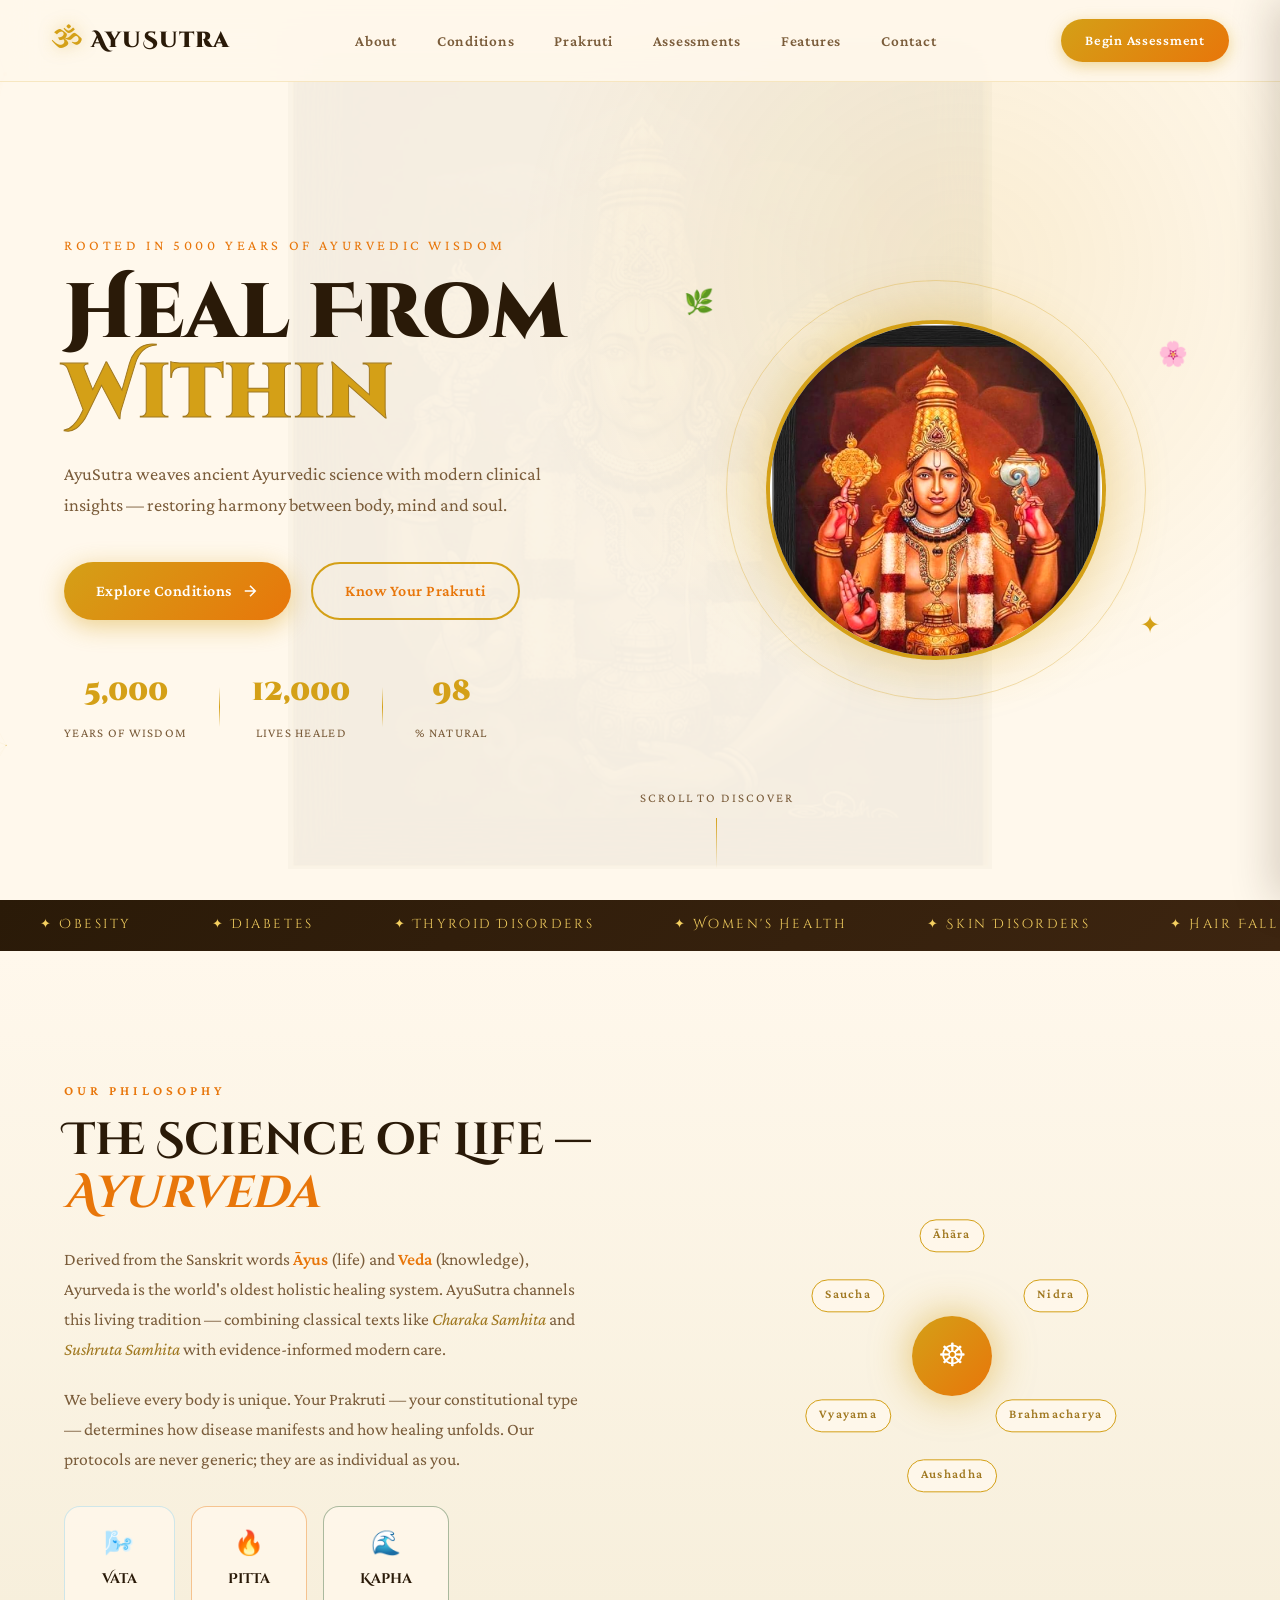
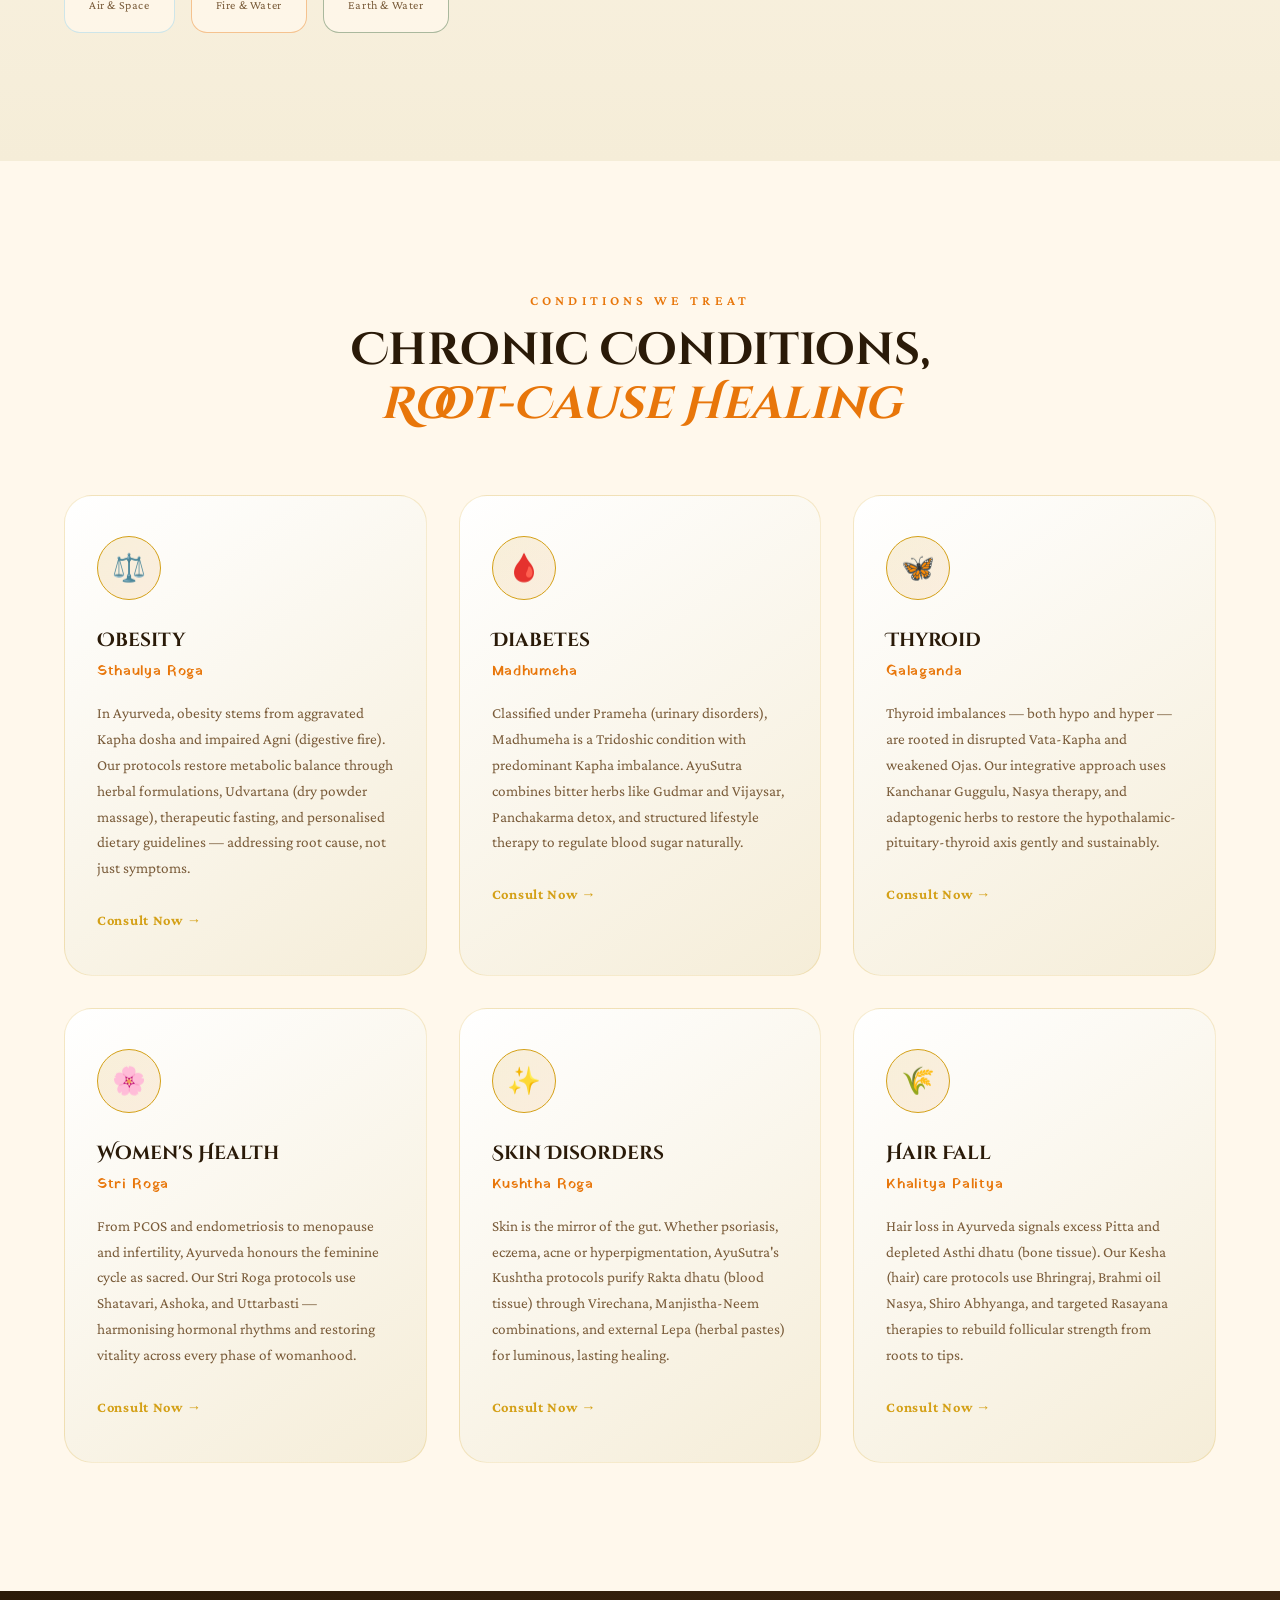
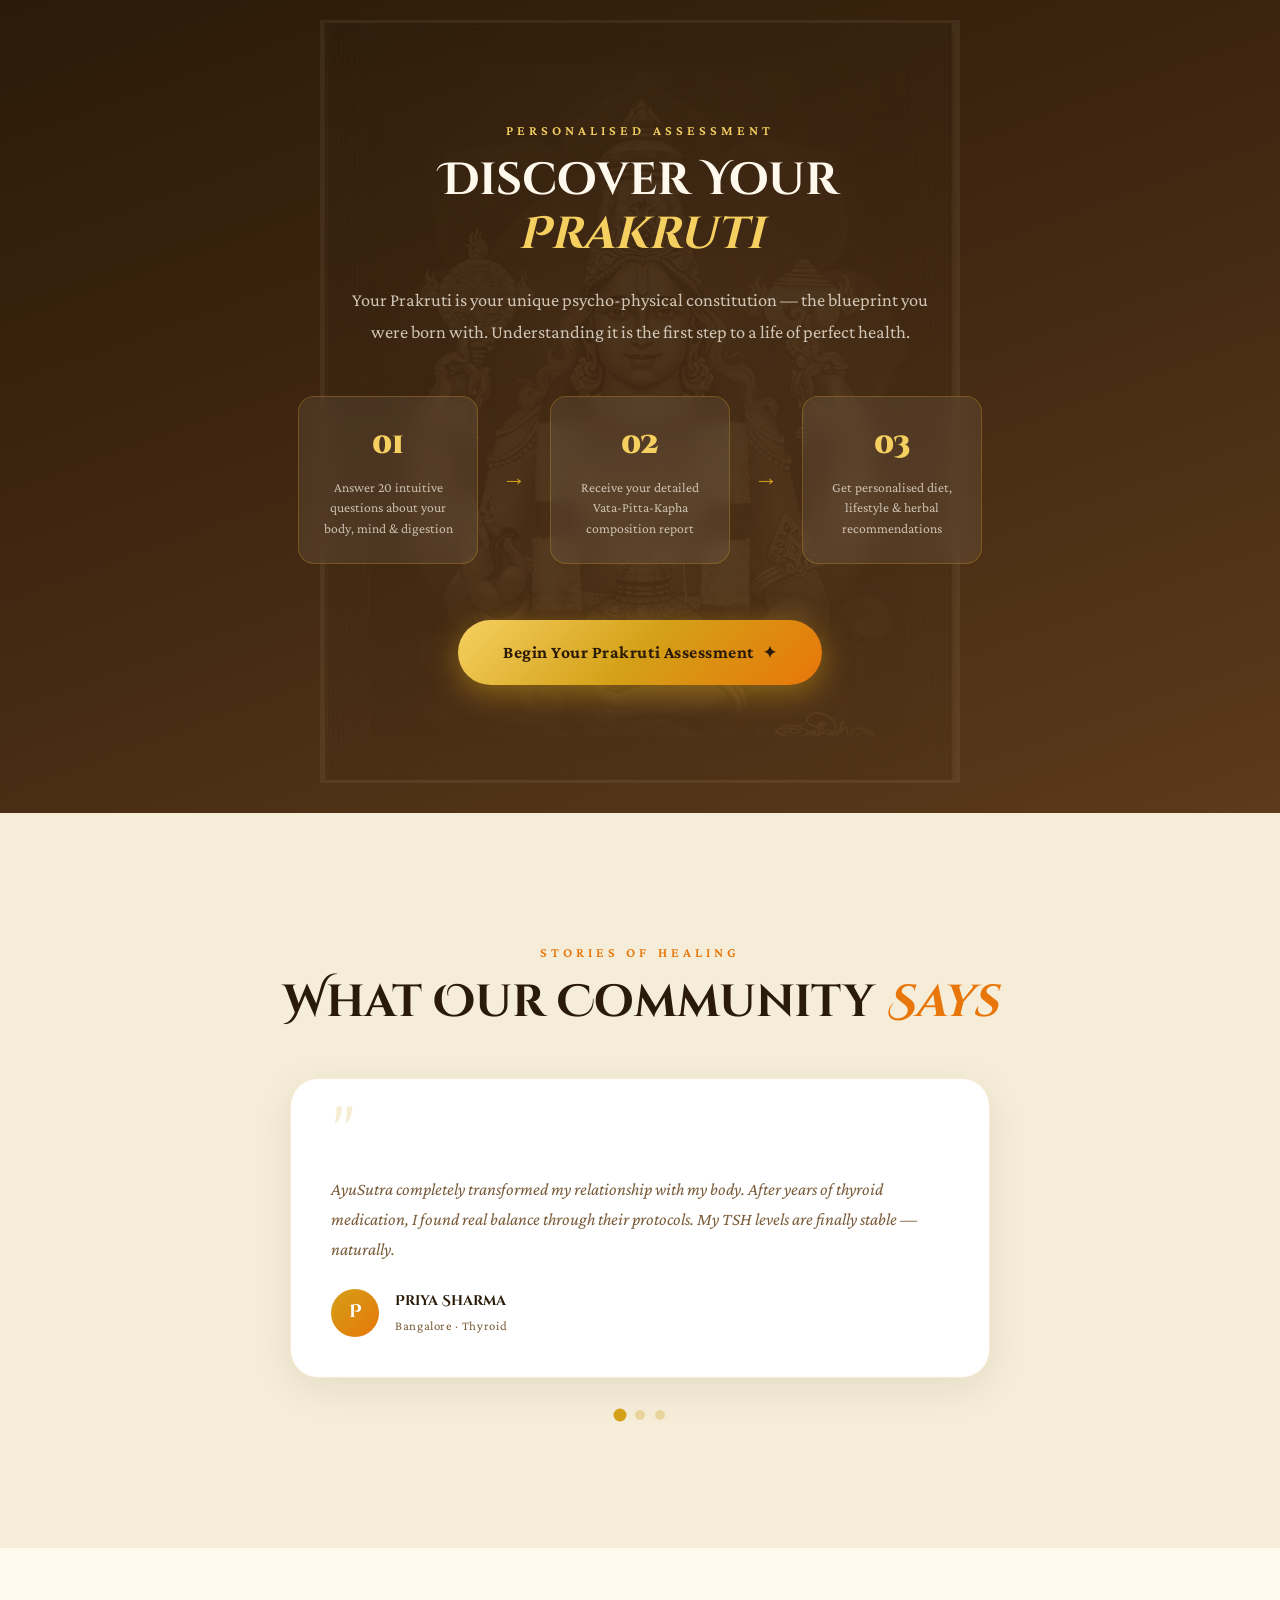
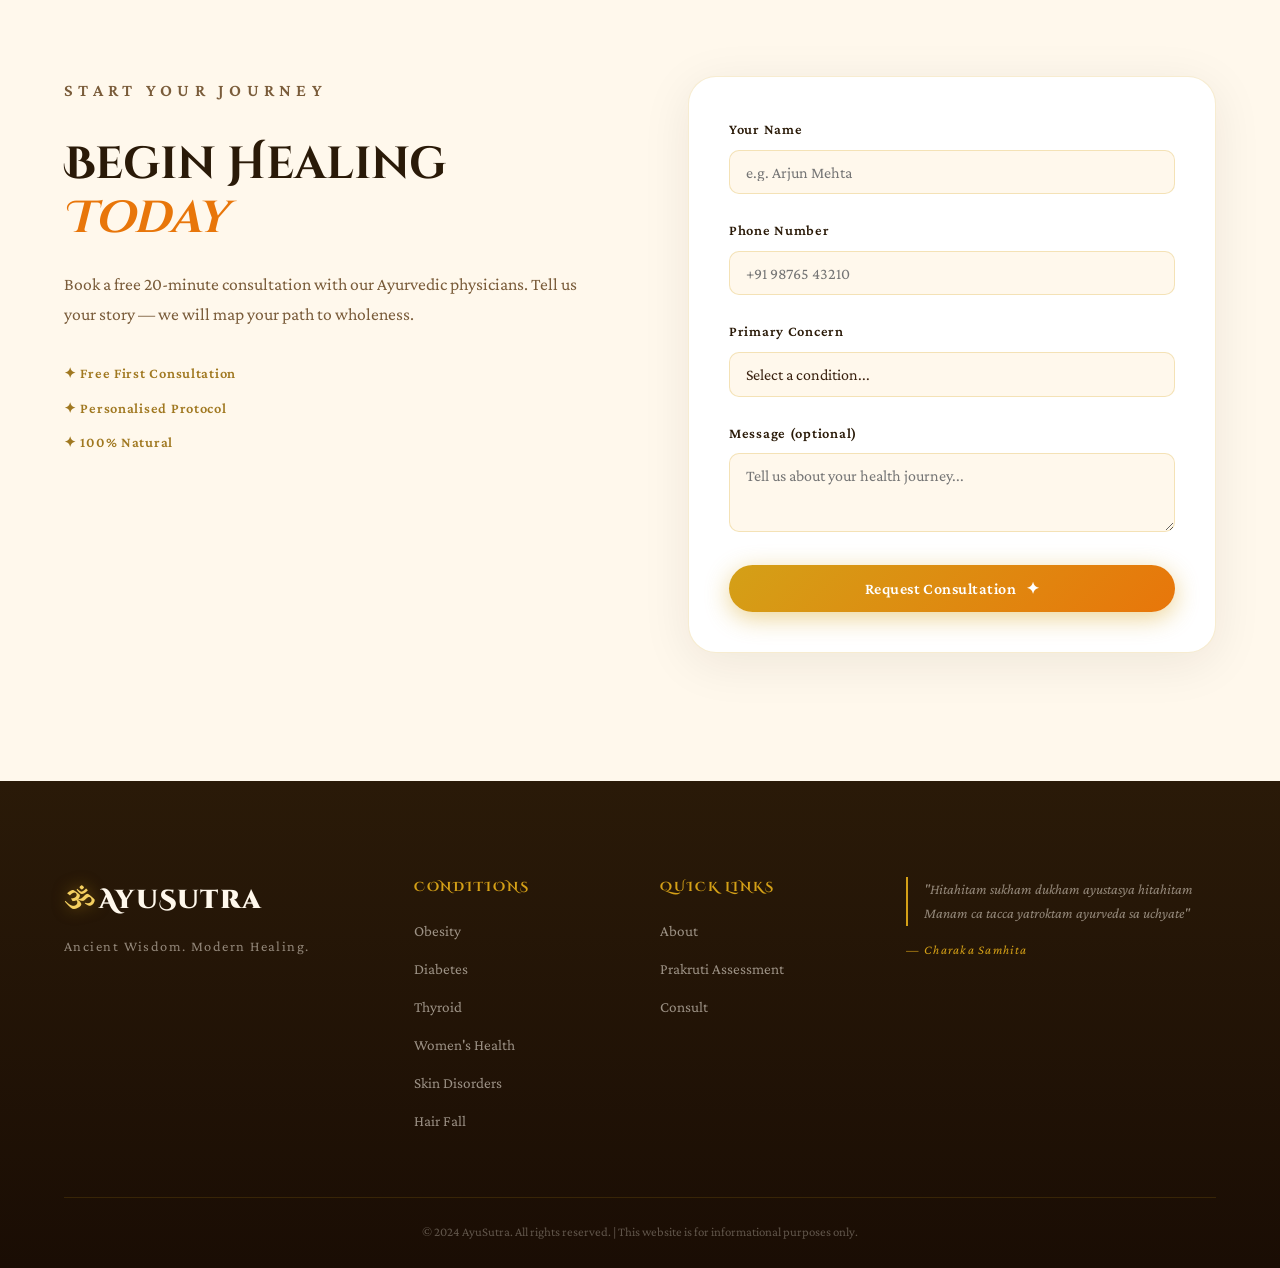
<file: templates/index.html>
<!DOCTYPE html>
<html lang="en">
<head>
  <meta charset="UTF-8" />
  <meta name="viewport" content="width=device-width, initial-scale=1.0"/>
  <title>AyuSutra – Ancient Wisdom, Modern Healing</title>
  <link rel="stylesheet" href="/static/css/style.css" />
  <link href="https://fonts.googleapis.com/css2?family=Cinzel+Decorative:wght@400;700;900&family=Crimson+Pro:ital,wght@0,300;0,400;0,600;1,300;1,400&family=Yatra+One&display=swap" rel="stylesheet"/>
</head>
<body>


  <!-- MOBILE NAV DRAWER -->
  <div class="mobile-nav-overlay" id="mobileOverlay"></div>
  <nav class="mobile-nav-drawer" id="mobileDrawer" aria-label="Mobile Navigation">
    <button class="mobile-nav-close" id="mobileClose" aria-label="Close menu">✕</button>
    <a href="/" class="mobile-nav-brand">
      <span class="brand-om">ॐ</span>
      <span class="brand-name">AyuSutra</span>
    </a>
    <ul class="mobile-nav-links">
      <li><a href="/">Home</a></li>
      <li><a href="/#about">About</a></li>
      <li><a href="/#conditions">Conditions</a></li>
      <li><a href="/#prakruti">Prakruti</a></li>
      <li><a href="/assess">Assessments</a></li>
      <li><a href="/features">Features</a></li>
      <li><a href="/consult">Consult</a></li>
    </ul>
    <a href="/consult" class="mobile-nav-cta">Book Free Consultation ✦</a>
  </nav>
  <!-- WATERMARK BACKGROUND -->
  <div class="watermark-bg" aria-hidden="true"></div>

  <!-- PARTICLE LAYER -->
  <canvas id="particles" aria-hidden="true"></canvas>

  <!-- CURSOR GLOW -->
  <div class="cursor-glow" id="cursorGlow"></div>

  <!-- ===== NAVBAR ===== -->
  <nav class="navbar" id="navbar">
    <div class="nav-brand">
      <span class="brand-om">ॐ</span>
      <span class="brand-name">AyuSutra</span>
    </div>
    <ul class="nav-links">
      <li><a href="#about">About</a></li>
      <li><a href="#conditions">Conditions</a></li>
      <li><a href="#prakruti">Prakruti</a></li>
      <li><a href="/assess">Assessments</a></li>
      <li><a href="/features">Features</a></li>
      <li><a href="#contact">Contact</a></li>
    </ul>
    <a href="/assess" class="nav-cta">Begin Assessment</a>
    <button class="hamburger" id="hamburger" aria-label="Menu">
      <span></span><span></span><span></span>
    </button>
  </nav>

  <!-- ===== HERO ===== -->
  <section class="hero" id="home">
    <div class="hero-content">
      <p class="hero-eyebrow">Rooted in 5000 Years of Ayurvedic Wisdom</p>
      <h1 class="hero-title">
        <span class="title-line">Heal From</span>
        <span class="title-line gold">Within</span>
      </h1>
      <p class="hero-subtitle">
        AyuSutra weaves ancient Ayurvedic science with modern clinical insights —
        restoring harmony between body, mind and soul.
      </p>
      <div class="hero-actions">
        <a href="#conditions" class="btn btn-primary">
          <span>Explore Conditions</span>
          <svg viewBox="0 0 24 24" fill="none" stroke="currentColor" stroke-width="2"><path d="M5 12h14M12 5l7 7-7 7"/></svg>
        </a>
        <a href="#prakruti" class="btn btn-ghost">Know Your Prakruti</a>
      </div>
      <div class="hero-stats">
        <div class="stat"><span class="stat-num" data-target="5000">0</span><span class="stat-label">Years of Wisdom</span></div>
        <div class="stat-divider"></div>
        <div class="stat"><span class="stat-num" data-target="12000">0</span><span class="stat-label">Lives Healed</span></div>
        <div class="stat-divider"></div>
        <div class="stat"><span class="stat-num" data-target="98">0</span><span class="stat-label">% Natural</span></div>
      </div>
    </div>
    <div class="hero-visual">
      <div class="mandala-ring ring1"></div>
      <div class="mandala-ring ring2"></div>
      <div class="mandala-ring ring3"></div>
      <div class="hero-image-wrap">
        <img src="/static/img/dhanvantri.jpg" alt="Lord Dhanvantri – God of Ayurveda" class="hero-deity"/>
      </div>
      <div class="floating-leaf leaf1">🌿</div>
      <div class="floating-leaf leaf2">🌸</div>
      <div class="floating-leaf leaf3">✦</div>
    </div>
    <div class="hero-scroll-hint">
      <span>Scroll to discover</span>
      <div class="scroll-line"></div>
    </div>
  </section>

  <!-- ===== MARQUEE STRIP ===== -->
  <div class="marquee-strip">
    <div class="marquee-track">
      <span>✦ Obesity</span><span>✦ Diabetes</span><span>✦ Thyroid Disorders</span>
      <span>✦ Women's Health</span><span>✦ Skin Disorders</span><span>✦ Hair Fall</span>
      <span>✦ Prakruti Assessment</span><span>✦ Panchkarma</span><span>✦ Rasayana</span>
      <span>✦ Obesity</span><span>✦ Diabetes</span><span>✦ Thyroid Disorders</span>
      <span>✦ Women's Health</span><span>✦ Skin Disorders</span><span>✦ Hair Fall</span>
      <span>✦ Prakruti Assessment</span><span>✦ Panchkarma</span><span>✦ Rasayana</span>
    </div>
  </div>

  <!-- ===== ABOUT ===== -->
  <section class="about" id="about">
    <div class="section-inner">
      <div class="about-text">
        <p class="section-tag">Our Philosophy</p>
        <h2 class="section-title">The Science of Life — <em>Ayurveda</em></h2>
        <p class="about-body">
          Derived from the Sanskrit words <strong>Āyus</strong> (life) and <strong>Veda</strong> (knowledge),
          Ayurveda is the world's oldest holistic healing system. AyuSutra channels this living tradition —
          combining classical texts like <em>Charaka Samhita</em> and <em>Sushruta Samhita</em> with
          evidence-informed modern care.
        </p>
        <p class="about-body">
          We believe every body is unique. Your Prakruti — your constitutional type — determines how
          disease manifests and how healing unfolds. Our protocols are never generic; they are as individual as you.
        </p>
        <div class="dosha-badges">
          <div class="dosha-badge vata">
            <span class="dosha-icon">🌬️</span>
            <span class="dosha-name">Vata</span>
            <span class="dosha-desc">Air & Space</span>
          </div>
          <div class="dosha-badge pitta">
            <span class="dosha-icon">🔥</span>
            <span class="dosha-name">Pitta</span>
            <span class="dosha-desc">Fire & Water</span>
          </div>
          <div class="dosha-badge kapha">
            <span class="dosha-icon">🌊</span>
            <span class="dosha-name">Kapha</span>
            <span class="dosha-desc">Earth & Water</span>
          </div>
        </div>
      </div>
      <div class="about-visual">
        <div class="chakra-wheel" id="chakraWheel">
          <div class="chakra-center">☸</div>
          <div class="chakra-petal" style="--i:0">Āhāra</div>
          <div class="chakra-petal" style="--i:1">Nidra</div>
          <div class="chakra-petal" style="--i:2">Brahmacharya</div>
          <div class="chakra-petal" style="--i:3">Aushadha</div>
          <div class="chakra-petal" style="--i:4">Vyayama</div>
          <div class="chakra-petal" style="--i:5">Saucha</div>
        </div>
      </div>
    </div>
  </section>

  <!-- ===== CONDITIONS ===== -->
  <section class="conditions" id="conditions">
    <div class="section-inner">
      <p class="section-tag centered">Conditions We Treat</p>
      <h2 class="section-title centered">Chronic Conditions,<br/><em>Root-Cause Healing</em></h2>
      <div class="conditions-grid">

        <div class="condition-card" data-delay="0">
          <div class="card-glow"></div>
          <div class="card-icon-wrap">
            <span class="card-icon">⚖️</span>
          </div>
          <div class="card-body">
            <h3>Obesity</h3>
            <p class="card-sanskrit">Sthaulya Roga</p>
            <p class="card-desc">
              In Ayurveda, obesity stems from aggravated Kapha dosha and impaired Agni (digestive fire).
              Our protocols restore metabolic balance through herbal formulations, Udvartana (dry powder
              massage), therapeutic fasting, and personalised dietary guidelines — addressing root cause,
              not just symptoms.
            </p>
            <a href="#contact" class="card-link">Consult Now →</a>
          </div>
        </div>

        <div class="condition-card" data-delay="100">
          <div class="card-glow"></div>
          <div class="card-icon-wrap">
            <span class="card-icon">🩸</span>
          </div>
          <div class="card-body">
            <h3>Diabetes</h3>
            <p class="card-sanskrit">Madhumeha</p>
            <p class="card-desc">
              Classified under Prameha (urinary disorders), Madhumeha is a Tridoshic condition with
              predominant Kapha imbalance. AyuSutra combines bitter herbs like Gudmar and Vijaysar,
              Panchakarma detox, and structured lifestyle therapy to regulate blood sugar naturally.
            </p>
            <a href="#contact" class="card-link">Consult Now →</a>
          </div>
        </div>

        <div class="condition-card" data-delay="200">
          <div class="card-glow"></div>
          <div class="card-icon-wrap">
            <span class="card-icon">🦋</span>
          </div>
          <div class="card-body">
            <h3>Thyroid</h3>
            <p class="card-sanskrit">Galaganda</p>
            <p class="card-desc">
              Thyroid imbalances — both hypo and hyper — are rooted in disrupted Vata-Kapha and weakened
              Ojas. Our integrative approach uses Kanchanar Guggulu, Nasya therapy, and adaptogenic herbs
              to restore the hypothalamic-pituitary-thyroid axis gently and sustainably.
            </p>
            <a href="#contact" class="card-link">Consult Now →</a>
          </div>
        </div>

        <div class="condition-card" data-delay="0">
          <div class="card-glow"></div>
          <div class="card-icon-wrap">
            <span class="card-icon">🌸</span>
          </div>
          <div class="card-body">
            <h3>Women's Health</h3>
            <p class="card-sanskrit">Stri Roga</p>
            <p class="card-desc">
              From PCOS and endometriosis to menopause and infertility, Ayurveda honours the feminine
              cycle as sacred. Our Stri Roga protocols use Shatavari, Ashoka, and Uttarbasti —
              harmonising hormonal rhythms and restoring vitality across every phase of womanhood.
            </p>
            <a href="#contact" class="card-link">Consult Now →</a>
          </div>
        </div>

        <div class="condition-card" data-delay="100">
          <div class="card-glow"></div>
          <div class="card-icon-wrap">
            <span class="card-icon">✨</span>
          </div>
          <div class="card-body">
            <h3>Skin Disorders</h3>
            <p class="card-sanskrit">Kushtha Roga</p>
            <p class="card-desc">
              Skin is the mirror of the gut. Whether psoriasis, eczema, acne or hyperpigmentation,
              AyuSutra's Kushtha protocols purify Rakta dhatu (blood tissue) through Virechana,
              Manjistha-Neem combinations, and external Lepa (herbal pastes) for luminous, lasting healing.
            </p>
            <a href="#contact" class="card-link">Consult Now →</a>
          </div>
        </div>

        <div class="condition-card" data-delay="200">
          <div class="card-glow"></div>
          <div class="card-icon-wrap">
            <span class="card-icon">🌾</span>
          </div>
          <div class="card-body">
            <h3>Hair Fall</h3>
            <p class="card-sanskrit">Khalitya Palitya</p>
            <p class="card-desc">
              Hair loss in Ayurveda signals excess Pitta and depleted Asthi dhatu (bone tissue).
              Our Kesha (hair) care protocols use Bhringraj, Brahmi oil Nasya, Shiro Abhyanga, and
              targeted Rasayana therapies to rebuild follicular strength from roots to tips.
            </p>
            <a href="#contact" class="card-link">Consult Now →</a>
          </div>
        </div>

      </div>
    </div>
  </section>

  <!-- ===== PRAKRUTI ===== -->
  <section class="prakruti" id="prakruti">
    <div class="prakruti-inner">
      <p class="section-tag centered light">Personalised Assessment</p>
      <h2 class="section-title centered light">Discover Your<br/><em>Prakruti</em></h2>
      <p class="prakruti-sub">
        Your Prakruti is your unique psycho-physical constitution — the blueprint you were born with.
        Understanding it is the first step to a life of perfect health.
      </p>
      <div class="prakruti-steps">
        <div class="pstep"><span class="pstep-num">01</span><span class="pstep-text">Answer 20 intuitive questions about your body, mind & digestion</span></div>
        <div class="pstep-arrow">→</div>
        <div class="pstep"><span class="pstep-num">02</span><span class="pstep-text">Receive your detailed Vata-Pitta-Kapha composition report</span></div>
        <div class="pstep-arrow">→</div>
        <div class="pstep"><span class="pstep-num">03</span><span class="pstep-text">Get personalised diet, lifestyle & herbal recommendations</span></div>
      </div>
      <a href="/assess" class="btn btn-gold btn-large">
        <span>Begin Your Prakruti Assessment</span>
        <span class="btn-sparkle">✦</span>
      </a>
    </div>
  </section>

  <!-- ===== TESTIMONIALS ===== -->
  <section class="testimonials">
    <div class="section-inner">
      <p class="section-tag centered">Stories of Healing</p>
      <h2 class="section-title centered">What Our Community <em>Says</em></h2>
      <div class="testimonials-track" id="testimonialTrack">
        <div class="testimonial-card active">
          <div class="tcard-quote">"</div>
          <p>AyuSutra completely transformed my relationship with my body. After years of thyroid medication, I found real balance through their protocols. My TSH levels are finally stable — naturally.</p>
          <div class="tcard-author">
            <div class="tcard-avatar">P</div>
            <div><strong>Priya Sharma</strong><span>Bangalore · Thyroid</span></div>
          </div>
        </div>
        <div class="testimonial-card">
          <div class="tcard-quote">"</div>
          <p>I was skeptical about Ayurveda for diabetes, but within 3 months my HbA1c dropped from 8.2 to 6.7. The personalized approach made all the difference. This is not one-size-fits-all medicine.</p>
          <div class="tcard-author">
            <div class="tcard-avatar">R</div>
            <div><strong>Ramesh Nair</strong><span>Chennai · Diabetes</span></div>
          </div>
        </div>
        <div class="testimonial-card">
          <div class="tcard-quote">"</div>
          <p>My PCOS symptoms vanished in 6 months. No more irregular cycles, no more acne. AyuSutra's Stri Roga protocol gave me back my confidence and my health. Every woman should know about this.</p>
          <div class="tcard-author">
            <div class="tcard-avatar">A</div>
            <div><strong>Ananya Reddy</strong><span>Hyderabad · Women's Health</span></div>
          </div>
        </div>
      </div>
      <div class="testimonial-dots" id="testimonialDots">
        <span class="dot active" data-idx="0"></span>
        <span class="dot" data-idx="1"></span>
        <span class="dot" data-idx="2"></span>
      </div>
    </div>
  </section>

  <!-- ===== CTA CONTACT ===== -->
  <section class="contact" id="contact">
    <div class="section-inner contact-inner">
      <div class="contact-text">
        <p class="section-tag">Start Your Journey</p>
        <h2 class="section-title">Begin Healing<br/><em>Today</em></h2>
        <p>Book a free 20-minute consultation with our Ayurvedic physicians. Tell us your story — we will map your path to wholeness.</p>
        <div class="contact-badges">
          <span>✦ Free First Consultation</span>
          <span>✦ Personalised Protocol</span>
          <span>✦ 100% Natural</span>
        </div>
      </div>
      <form class="contact-form" id="contactForm" novalidate>
        <div class="form-group">
          <label>Your Name</label>
          <input type="text" placeholder="e.g. Arjun Mehta" id="formName" required/>
        </div>
        <div class="form-group">
          <label>Phone Number</label>
          <input type="tel" placeholder="+91 98765 43210" id="formPhone" required/>
        </div>
        <div class="form-group">
          <label>Primary Concern</label>
          <select id="formConcern">
            <option value="">Select a condition...</option>
            <option>Obesity</option>
            <option>Diabetes</option>
            <option>Thyroid</option>
            <option>Women's Health</option>
            <option>Skin Disorder</option>
            <option>Hair Fall</option>
            <option>Prakruti Assessment</option>
            <option>Other</option>
          </select>
        </div>
        <div class="form-group">
          <label>Message (optional)</label>
          <textarea rows="3" placeholder="Tell us about your health journey..." id="formMessage"></textarea>
        </div>
        <button type="submit" class="btn btn-primary form-submit">
          <span>Request Consultation</span>
          <span>✦</span>
        </button>
        <p class="form-success" id="formSuccess">🌿 Thank you! We will reach you within 24 hours.</p>
      </form>
    </div>
  </section>

  <!-- ===== FOOTER ===== -->
  <footer class="footer">
    <div class="footer-inner">
      <div class="footer-brand">
        <span class="brand-om">ॐ</span>
        <span class="brand-name">AyuSutra</span>
        <p>Ancient Wisdom. Modern Healing.</p>
      </div>
      <div class="footer-links">
        <strong>Conditions</strong>
        <a href="#conditions">Obesity</a>
        <a href="#conditions">Diabetes</a>
        <a href="#conditions">Thyroid</a>
        <a href="#conditions">Women's Health</a>
        <a href="#conditions">Skin Disorders</a>
        <a href="#conditions">Hair Fall</a>
      </div>
      <div class="footer-links">
        <strong>Quick Links</strong>
        <a href="#about">About</a>
        <a href="#prakruti">Prakruti Assessment</a>
        <a href="#contact">Consult</a>
      </div>
      <div class="footer-quote">
        <blockquote>
          "Hitahitam sukham dukham ayustasya hitahitam<br/>
          Manam ca tacca yatroktam ayurveda sa uchyate"
        </blockquote>
        <cite>— Charaka Samhita</cite>
      </div>
    </div>
    <div class="footer-bottom">
      <p>© 2024 AyuSutra. All rights reserved. | This website is for informational purposes only.</p>
    </div>
  </footer>

  <script src="/static/js/script.js"></script>
</body>
</html>
</file>
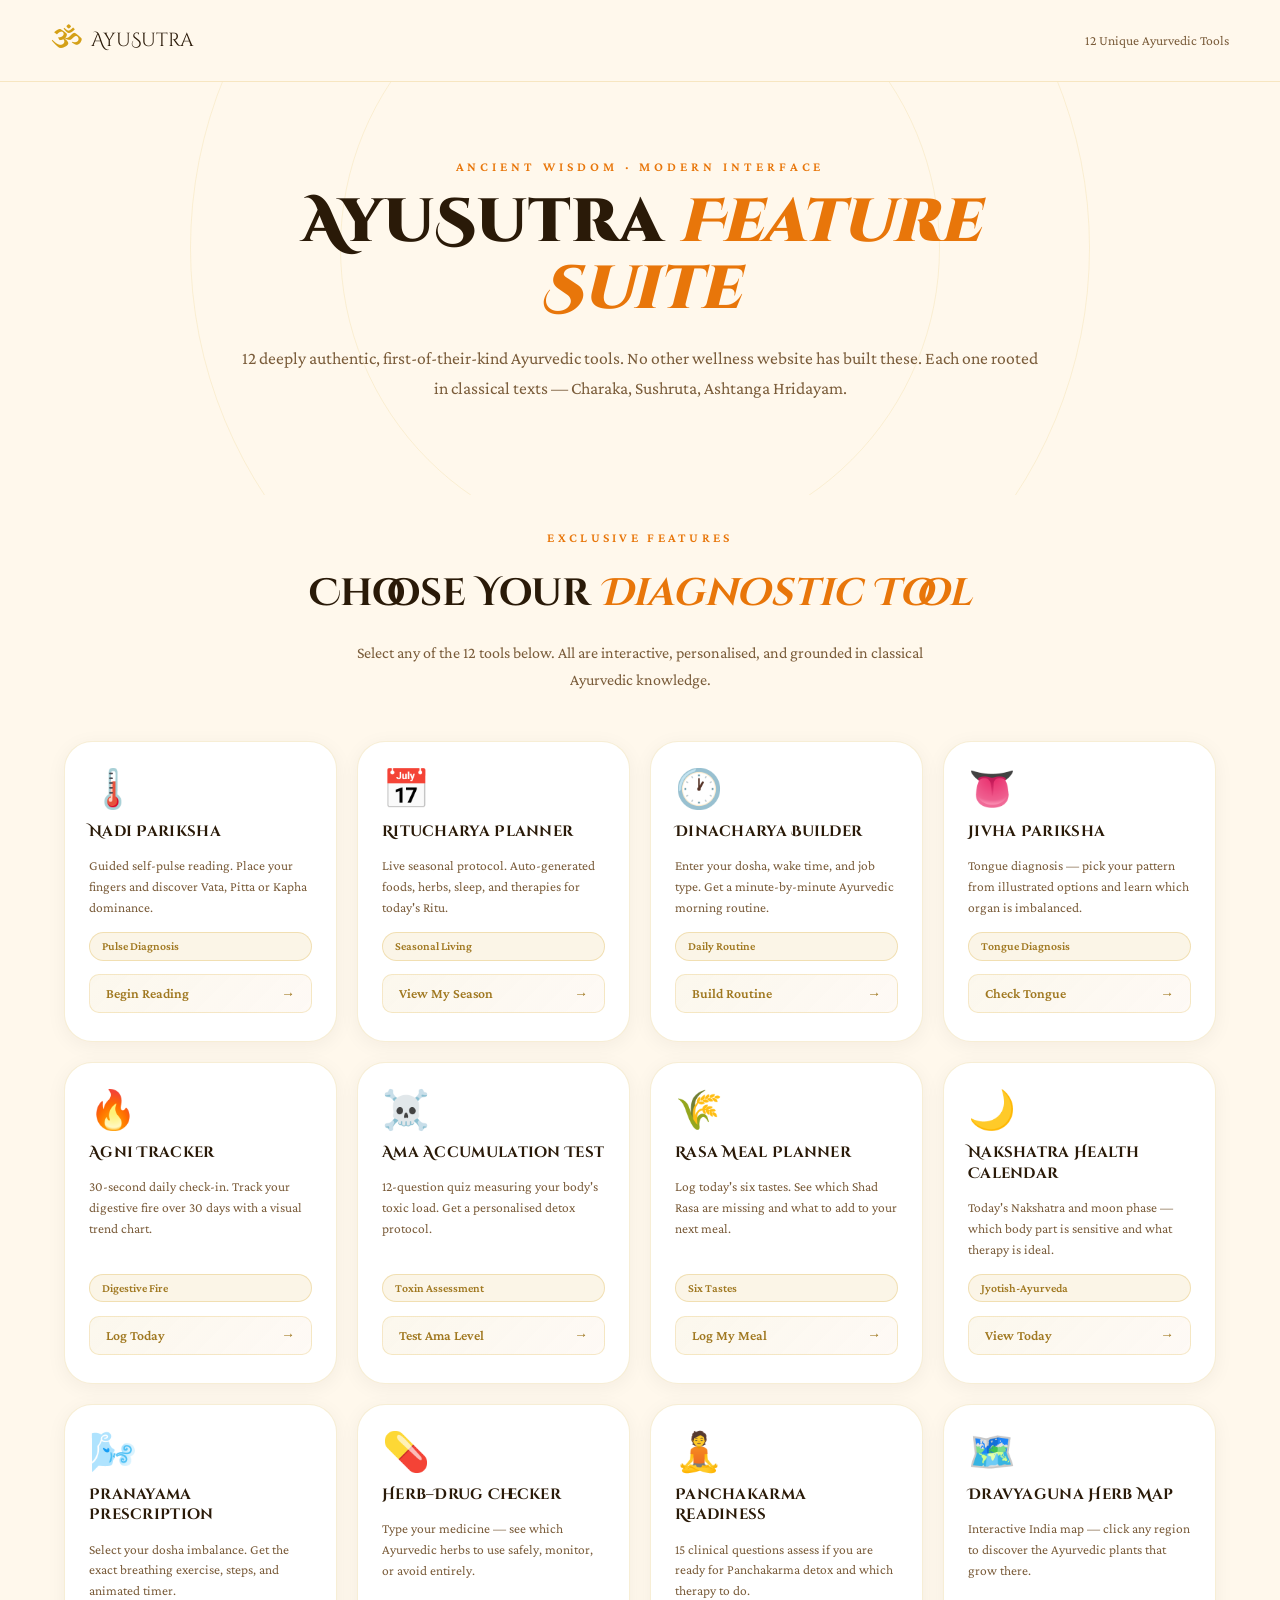
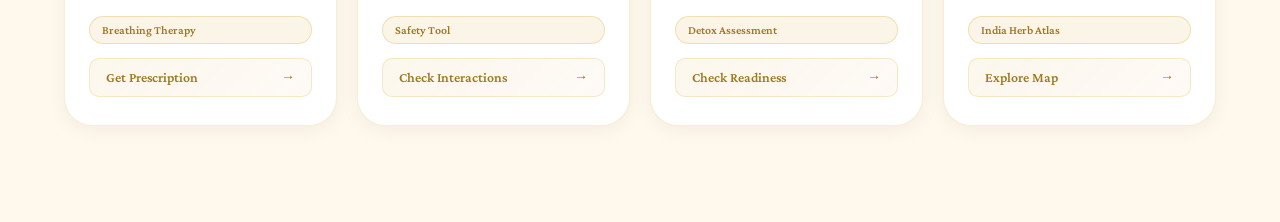
<file: 12_features.html>
<!DOCTYPE html>
<html lang="en">
<head>
<meta charset="UTF-8">
<meta name="viewport" content="width=device-width, initial-scale=1.0">
<title>AyuSutra — 12 Unique Features</title>
<link href="https://fonts.googleapis.com/css2?family=Cinzel+Decorative:wght@400;700;900&family=Crimson+Pro:ital,wght@0,300;0,400;0,600;1,300;1,400&family=Yatra+One&display=swap" rel="stylesheet">
<style>
:root {
  --gold: #D4A017; --gold-light: #F5D060; --gold-deep: #A07820;
  --saffron: #E8760A; --saffron-lt: #F4A233;
  --cream: #FFF8EC; --cream-dark: #F5EDD8;
  --brown-dark: #2A1A08; --brown-mid: #3D2510;
  --green: #2D5E2E; --green-light: #4A8C4B;
  --red-indian: #8B1A1A;
  --text-body: #3A2210; --text-muted: #7A5C3A;
  --white: #FFFFFF;
  --shadow-gold: 0 8px 40px rgba(212,160,23,0.35);
  --shadow-deep: 0 20px 60px rgba(42,26,8,0.4);
  --font-display: 'Cinzel Decorative', serif;
  --font-body: 'Crimson Pro', serif;
  --font-hindi: 'Yatra One', serif;
  --radius: 16px; --radius-lg: 28px;
}
*, *::before, *::after { box-sizing: border-box; margin: 0; padding: 0; }
html { scroll-behavior: smooth; font-size: 16px; }
body { background: var(--cream); color: var(--text-body); font-family: var(--font-body); font-size: 1.1rem; line-height: 1.7; overflow-x: hidden; }
::-webkit-scrollbar { width: 6px; }
::-webkit-scrollbar-track { background: var(--cream-dark); }
::-webkit-scrollbar-thumb { background: var(--gold); border-radius: 3px; }

/* NAV */
.navbar {
  position: fixed; top: 0; left: 0; right: 0; z-index: 1000;
  display: flex; align-items: center; justify-content: space-between;
  padding: 1rem 4%; background: rgba(255,248,236,0.95);
  backdrop-filter: blur(20px); border-bottom: 1px solid rgba(212,160,23,0.2);
}
.brand { font-family: var(--font-display); font-size: 1.2rem; color: var(--brown-dark); text-decoration: none; display: flex; align-items: center; gap: 0.5rem; }
.brand-om { font-family: var(--font-hindi); font-size: 1.8rem; color: var(--gold); animation: omPulse 3s ease-in-out infinite; }
@keyframes omPulse { 0%,100%{text-shadow:0 0 10px rgba(212,160,23,0.4)} 50%{text-shadow:0 0 25px rgba(212,160,23,0.8)} }

/* HERO */
.hero {
  min-height: 55vh; display: flex; align-items: center; justify-content: center;
  padding: 8rem 5% 4rem; text-align: center; position: relative; overflow: hidden;
}
.hero-inner { position: relative; z-index: 2; max-width: 800px; margin: 0 auto; }
.hero-tag { font-size: 0.82rem; letter-spacing: 0.3em; text-transform: uppercase; color: var(--saffron); font-weight: 600; display: block; margin-bottom: 0.75rem; }
.hero-title { font-family: var(--font-display); font-size: clamp(2rem, 5vw, 3.8rem); font-weight: 900; color: var(--brown-dark); line-height: 1.1; margin-bottom: 1.25rem; opacity: 0; transform: translateY(30px); animation: fadeUp 0.8s 0.3s ease forwards; }
.hero-title em { color: var(--saffron); font-style: italic; }
.hero-sub { font-size: 1.1rem; color: var(--text-muted); line-height: 1.7; opacity: 0; animation: fadeUp 0.8s 0.6s ease forwards; }
.ch-ring { position: absolute; border-radius: 50%; border: 1px solid rgba(212,160,23,0.12); pointer-events: none; }
.ch-ring-1 { width: 600px; height: 600px; top: 50%; left: 50%; transform: translate(-50%, -50%); animation: rotSlow 60s linear infinite; }
.ch-ring-2 { width: 900px; height: 900px; top: 50%; left: 50%; transform: translate(-50%, -50%); animation: rotSlow 90s linear infinite reverse; }
@keyframes rotSlow { to { transform: translate(-50%,-50%) rotate(360deg); } }
@keyframes fadeUp { to { opacity:1; transform:translateY(0); } }

/* HUB GRID */
.hub-section { padding: 2rem 5% 6rem; position: relative; z-index: 2; }
.hub-inner { max-width: 1300px; margin: 0 auto; }
.section-label { font-size: 0.82rem; letter-spacing: 0.25em; text-transform: uppercase; color: var(--saffron); font-weight: 600; text-align: center; margin-bottom: 0.75rem; }
.section-title { font-family: var(--font-display); font-size: clamp(1.6rem, 3vw, 2.4rem); color: var(--brown-dark); text-align: center; margin-bottom: 0.75rem; }
.section-title em { color: var(--saffron); font-style: italic; }
.section-sub { text-align: center; color: var(--text-muted); max-width: 600px; margin: 0 auto 3rem; font-size: 1rem; }
.hub-grid { display: grid; grid-template-columns: repeat(4, 1fr); gap: 1.25rem; }
.hub-card {
  background: var(--white); border: 1.5px solid rgba(212,160,23,0.18); border-radius: var(--radius-lg);
  padding: 1.75rem 1.5rem; display: flex; flex-direction: column; gap: 0.85rem;
  cursor: pointer; transition: all 0.35s cubic-bezier(0.23,1,0.32,1);
  box-shadow: 0 4px 20px rgba(42,26,8,0.05); position: relative; overflow: hidden;
}
.hub-card::before { content:''; position:absolute; inset:0; background:linear-gradient(135deg,rgba(212,160,23,0.06),rgba(232,118,10,0.03)); opacity:0; transition:opacity 0.35s; }
.hub-card:hover { transform: translateY(-6px); box-shadow: 0 16px 50px rgba(212,160,23,0.2); border-color: var(--gold); }
.hub-card:hover::before { opacity:1; }
.hub-card-icon { font-size: 2.4rem; line-height: 1; }
.hub-card h3 { font-family: var(--font-display); font-size: 0.92rem; color: var(--brown-dark); letter-spacing: 0.02em; line-height: 1.4; }
.hub-card p { font-size: 0.84rem; color: var(--text-muted); line-height: 1.55; flex:1; }
.hub-card-tag { display: inline-block; background: rgba(212,160,23,0.1); border: 1px solid rgba(212,160,23,0.25); border-radius: 50px; padding: 0.2rem 0.75rem; font-size: 0.74rem; font-weight: 600; color: var(--gold-deep); }
.hub-btn { display: flex; align-items: center; justify-content: space-between; padding: 0.65rem 1rem; border-radius: 10px; background: linear-gradient(135deg, rgba(212,160,23,0.08), rgba(232,118,10,0.04)); border: 1px solid rgba(212,160,23,0.2); font-family: var(--font-body); font-size: 0.86rem; font-weight: 600; color: var(--gold-deep); cursor: pointer; transition: all 0.2s; margin-top: auto; }
.hub-btn:hover { background: linear-gradient(135deg, rgba(212,160,23,0.2), rgba(232,118,10,0.1)); }

/* PANEL */
.test-panel { display: none; padding: 0 5% 6rem; position: relative; z-index: 2; }
.test-panel-inner { max-width: 900px; margin: 0 auto; }
.back-btn { display: inline-flex; align-items: center; gap: 0.5rem; padding: 0.6rem 1.25rem; border-radius: 50px; border: 1.5px solid rgba(212,160,23,0.3); background: var(--white); font-family: var(--font-body); font-size: 0.9rem; font-weight: 600; color: var(--text-muted); cursor: pointer; transition: all 0.2s; margin-bottom: 2rem; }
.back-btn:hover { border-color: var(--gold); color: var(--gold-deep); }

/* TEST CARD */
.test-card { background: var(--white); border: 1px solid rgba(212,160,23,0.18); border-radius: var(--radius-lg); padding: 2.5rem 3rem; box-shadow: 0 10px 60px rgba(42,26,8,0.08); }
.test-header { display: flex; align-items: flex-start; gap: 1.25rem; margin-bottom: 1.75rem; padding-bottom: 1.5rem; border-bottom: 1px solid rgba(212,160,23,0.15); }
.test-header-icon { font-size: 3rem; line-height: 1; flex-shrink: 0; }
.test-header h2 { font-family: var(--font-display); font-size: 1.4rem; color: var(--brown-dark); margin-bottom: 0.3rem; }
.test-header p { font-size: 0.95rem; color: var(--text-muted); }
.test-progress-bar { height: 6px; background: rgba(212,160,23,0.15); border-radius: 50px; margin-bottom: 2rem; overflow: hidden; }
.test-progress-fill { height: 100%; background: linear-gradient(to right, var(--gold), var(--saffron)); border-radius: 50px; transition: width 0.5s ease; }

/* BUTTONS */
.btn-gold { display: inline-flex; align-items: center; gap: 0.5rem; padding: 0.9rem 2rem; border-radius: 50px; background: linear-gradient(135deg, var(--gold), var(--saffron)); border: none; font-family: var(--font-body); font-size: 1rem; font-weight: 600; color: white; cursor: pointer; transition: all 0.3s; box-shadow: 0 4px 20px rgba(212,160,23,0.4); }
.btn-gold:hover { transform: translateY(-3px); box-shadow: 0 8px 30px rgba(212,160,23,0.5); }

@media (max-width: 1200px) { .hub-grid { grid-template-columns: repeat(3, 1fr); } }
@media (max-width: 900px) { .hub-grid { grid-template-columns: repeat(2, 1fr); } .test-card { padding: 1.75rem 1.5rem; } }
@media (max-width: 600px) { .hub-grid { grid-template-columns: 1fr; } .test-card { padding: 1.5rem 1.25rem; } }
</style>
</head>
<body>

<nav class="navbar">
  <a href="#" class="brand"><span class="brand-om">ॐ</span> AyuSutra</a>
  <span style="font-size:0.85rem;color:var(--text-muted);">12 Unique Ayurvedic Tools</span>
</nav>

<section class="hero">
  <div class="ch-ring ch-ring-1"></div>
  <div class="ch-ring ch-ring-2"></div>
  <div class="hero-inner">
    <span class="hero-tag">Ancient Wisdom · Modern Interface</span>
    <h1 class="hero-title">AyuSutra <em>Feature Suite</em></h1>
    <p class="hero-sub">12 deeply authentic, first-of-their-kind Ayurvedic tools. No other wellness website has built these. Each one rooted in classical texts — Charaka, Sushruta, Ashtanga Hridayam.</p>
  </div>
</section>

<section class="hub-section" id="hubSection">
  <div class="hub-inner">
    <div class="section-label">Exclusive Features</div>
    <h2 class="section-title">Choose Your <em>Diagnostic Tool</em></h2>
    <p class="section-sub">Select any of the 12 tools below. All are interactive, personalised, and grounded in classical Ayurvedic knowledge.</p>

    <div class="hub-grid">
      <div class="hub-card" data-test="nadi" onclick="loadFeature('nadi')">
        <div class="hub-card-icon">🌡️</div>
        <h3>Nadi Pariksha</h3>
        <p>Guided self-pulse reading. Place your fingers and discover Vata, Pitta or Kapha dominance.</p>
        <span class="hub-card-tag">Pulse Diagnosis</span>
        <button class="hub-btn">Begin Reading <span>→</span></button>
      </div>
      <div class="hub-card" data-test="ritucharya" onclick="loadFeature('ritucharya')">
        <div class="hub-card-icon">📅</div>
        <h3>Ritucharya Planner</h3>
        <p>Live seasonal protocol. Auto-generated foods, herbs, sleep, and therapies for today's Ritu.</p>
        <span class="hub-card-tag">Seasonal Living</span>
        <button class="hub-btn">View My Season <span>→</span></button>
      </div>
      <div class="hub-card" data-test="dinacharya" onclick="loadFeature('dinacharya')">
        <div class="hub-card-icon">🕐</div>
        <h3>Dinacharya Builder</h3>
        <p>Enter your dosha, wake time, and job type. Get a minute-by-minute Ayurvedic morning routine.</p>
        <span class="hub-card-tag">Daily Routine</span>
        <button class="hub-btn">Build Routine <span>→</span></button>
      </div>
      <div class="hub-card" data-test="jivha" onclick="loadFeature('jivha')">
        <div class="hub-card-icon">👅</div>
        <h3>Jivha Pariksha</h3>
        <p>Tongue diagnosis — pick your pattern from illustrated options and learn which organ is imbalanced.</p>
        <span class="hub-card-tag">Tongue Diagnosis</span>
        <button class="hub-btn">Check Tongue <span>→</span></button>
      </div>
      <div class="hub-card" data-test="agni" onclick="loadFeature('agni')">
        <div class="hub-card-icon">🔥</div>
        <h3>Agni Tracker</h3>
        <p>30-second daily check-in. Track your digestive fire over 30 days with a visual trend chart.</p>
        <span class="hub-card-tag">Digestive Fire</span>
        <button class="hub-btn">Log Today <span>→</span></button>
      </div>
      <div class="hub-card" data-test="ama" onclick="loadFeature('ama')">
        <div class="hub-card-icon">☠️</div>
        <h3>Ama Accumulation Test</h3>
        <p>12-question quiz measuring your body's toxic load. Get a personalised detox protocol.</p>
        <span class="hub-card-tag">Toxin Assessment</span>
        <button class="hub-btn">Test Ama Level <span>→</span></button>
      </div>
      <div class="hub-card" data-test="rasa" onclick="loadFeature('rasa')">
        <div class="hub-card-icon">🌾</div>
        <h3>Rasa Meal Planner</h3>
        <p>Log today's six tastes. See which Shad Rasa are missing and what to add to your next meal.</p>
        <span class="hub-card-tag">Six Tastes</span>
        <button class="hub-btn">Log My Meal <span>→</span></button>
      </div>
      <div class="hub-card" data-test="nakshatra" onclick="loadFeature('nakshatra')">
        <div class="hub-card-icon">🌙</div>
        <h3>Nakshatra Health Calendar</h3>
        <p>Today's Nakshatra and moon phase — which body part is sensitive and what therapy is ideal.</p>
        <span class="hub-card-tag">Jyotish-Ayurveda</span>
        <button class="hub-btn">View Today <span>→</span></button>
      </div>
      <div class="hub-card" data-test="pranayama" onclick="loadFeature('pranayama')">
        <div class="hub-card-icon">🌬️</div>
        <h3>Pranayama Prescription</h3>
        <p>Select your dosha imbalance. Get the exact breathing exercise, steps, and animated timer.</p>
        <span class="hub-card-tag">Breathing Therapy</span>
        <button class="hub-btn">Get Prescription <span>→</span></button>
      </div>
      <div class="hub-card" data-test="herbchecker" onclick="loadFeature('herbchecker')">
        <div class="hub-card-icon">💊</div>
        <h3>Herb–Drug Checker</h3>
        <p>Type your medicine — see which Ayurvedic herbs to use safely, monitor, or avoid entirely.</p>
        <span class="hub-card-tag">Safety Tool</span>
        <button class="hub-btn">Check Interactions <span>→</span></button>
      </div>
      <div class="hub-card" data-test="panchakarma" onclick="loadFeature('panchakarma')">
        <div class="hub-card-icon">🧘</div>
        <h3>Panchakarma Readiness</h3>
        <p>15 clinical questions assess if you are ready for Panchakarma detox and which therapy to do.</p>
        <span class="hub-card-tag">Detox Assessment</span>
        <button class="hub-btn">Check Readiness <span>→</span></button>
      </div>
      <div class="hub-card" data-test="herbmap" onclick="loadFeature('herbmap')">
        <div class="hub-card-icon">🗺️</div>
        <h3>Dravyaguna Herb Map</h3>
        <p>Interactive India map — click any region to discover the Ayurvedic plants that grow there.</p>
        <span class="hub-card-tag">India Herb Atlas</span>
        <button class="hub-btn">Explore Map <span>→</span></button>
      </div>
    </div>
  </div>
</section>

<section class="test-panel" id="testPanel">
  <div class="test-panel-inner">
    <button class="back-btn" id="backBtn" onclick="showHub()">← Back to All Features</button>
    <div id="testContainer"></div>
  </div>
</section>

<script>
// ── SHARED UTILITIES ─────────────────────────────────────────
function mkEl(tag, attrs={}, html='') {
  const el = document.createElement(tag);
  Object.entries(attrs).forEach(([k,v]) => { if(k==='class') el.className=v; else el.setAttribute(k,v); });
  el.innerHTML = html; return el;
}
function fadeIn(el) {
  el.style.opacity='0'; el.style.transform='translateY(20px)';
  requestAnimationFrame(() => { el.style.transition='opacity 0.5s ease, transform 0.5s ease'; el.style.opacity='1'; el.style.transform='translateY(0)'; });
}
function pillBadge(text, color='var(--gold)') {
  return `<span style="background:${color}20;border:1px solid ${color}50;border-radius:50px;padding:0.2rem 0.75rem;font-size:0.78rem;font-weight:600;color:${color};letter-spacing:0.04em;display:inline-block;">${text}</span>`;
}
function resultCard(title, body, accent='var(--gold)') {
  return `<div style="background:var(--white);border:2px solid ${accent}40;border-radius:var(--radius-lg);padding:1.75rem;margin-bottom:1.25rem;box-shadow:0 4px 24px ${accent}12;">
    <h3 style="font-family:var(--font-display);color:var(--brown-dark);font-size:1rem;margin-bottom:0.75rem;">${title}</h3>
    <div style="color:var(--text-body);font-size:0.95rem;line-height:1.75;">${body}</div>
  </div>`;
}
function scoreBar(label, pct, color) {
  return `<div style="margin-bottom:1rem;">
    <div style="display:flex;justify-content:space-between;font-size:0.88rem;font-weight:600;color:var(--brown-dark);margin-bottom:0.4rem;"><span>${label}</span><span>${Math.round(pct)}%</span></div>
    <div style="height:10px;background:rgba(0,0,0,0.07);border-radius:50px;overflow:hidden;">
      <div style="height:100%;width:0%;background:${color};border-radius:50px;transition:width 1.2s cubic-bezier(0.23,1,0.32,1);" data-target="${pct}"></div>
    </div>
  </div>`;
}
function animateBars(c) { setTimeout(() => { c.querySelectorAll('[data-target]').forEach(b => { b.style.width = b.dataset.target+'%'; }); }, 100); }
function wrapFeature(container, html) {
  const wrap = mkEl('div', {class:'test-card'}, html);
  container.appendChild(wrap); fadeIn(wrap); return wrap;
}

// ── ROUTING ──────────────────────────────────────────────────
function showHub() {
  document.getElementById('hubSection').style.display = '';
  document.getElementById('testPanel').style.display = 'none';
  window.scrollTo({ top: 0, behavior: 'smooth' });
}
function loadFeature(name) {
  document.getElementById('hubSection').style.display = 'none';
  document.getElementById('testPanel').style.display = '';
  const c = document.getElementById('testContainer');
  c.innerHTML = '';
  window.scrollTo({ top: 0, behavior: 'smooth' });
  const map = {
    nadi: renderNadiPariksha, ritucharya: renderRitucharya,
    dinacharya: renderDinacharya, jivha: renderJivhaPariksha,
    agni: renderAgniTracker, ama: renderAmaTest,
    rasa: renderRasaPlanner, nakshatra: renderNakshatra,
    pranayama: renderPranayama, herbchecker: renderHerbChecker,
    panchakarma: renderPanchakarma, herbmap: renderHerbMap
  };
  if (map[name]) map[name](c);
}

// ════════════════════════════════════════════════════════════
// FEATURE 1 — NADI PARIKSHA
// ════════════════════════════════════════════════════════════
function renderNadiPariksha(container) {
  const steps = [
    { title:'Preparing for Nadi Pariksha', icon:'🌡️', btn:'Begin Pulse Reading →', content:`
      <p style="margin-bottom:1.25rem;color:var(--text-muted);line-height:1.75;">Nadi Pariksha (Pulse Diagnosis) is the most profound diagnostic tool in Ayurveda. The pulse carries the intelligence of your entire physiology — Prakruti, Vikruti, and organ health.</p>
      <div style="background:rgba(212,160,23,0.08);border:1px solid rgba(212,160,23,0.3);border-radius:16px;padding:1.5rem;margin-bottom:1.25rem;">
        <p style="font-weight:700;color:var(--brown-dark);margin-bottom:0.75rem;">✅ Before you begin:</p>
        ${['Sit quietly for 5 minutes','Do not eat for at least 1 hour','Avoid exercise for 30 minutes','Best time: early morning','Right palm facing upward'].map(i=>`<div style="display:flex;gap:0.6rem;align-items:center;font-size:0.95rem;padding:0.3rem 0;"><span style="color:var(--gold);">◈</span>${i}</div>`).join('')}
      </div>` },
    { title:'Finger Placement', icon:'☝️', btn:'I can feel my pulse →', content:`
      <p style="margin-bottom:1.25rem;">Use your <strong>index, middle, and ring fingers</strong> on your <strong>left wrist</strong>, just below the wrist crease at the base of the thumb.</p>
      <div style="display:grid;grid-template-columns:repeat(3,1fr);gap:1rem;margin-bottom:1.25rem;">
        ${[{f:'Index',dosha:'Vata',c:'#6B8CBA',desc:'Irregular, light, rapid. Like a snake moving.',e:'🌬️'},{f:'Middle',dosha:'Pitta',c:'#E8760A',desc:'Sharp, forceful, regular. Like a frog jumping.',e:'🔥'},{f:'Ring',dosha:'Kapha',c:'#2D5E2E',desc:'Slow, heavy, steady. Like a swan gliding.',e:'🌊'}].map(x=>`
        <div style="background:${x.c}10;border:1.5px solid ${x.c}40;border-radius:16px;padding:1.25rem;text-align:center;">
          <div style="font-size:1.8rem;margin-bottom:0.5rem;">${x.e}</div>
          <div style="font-family:var(--font-display);font-size:0.85rem;color:${x.c};font-weight:700;">${x.f} Finger</div>
          <div style="font-size:0.78rem;background:${x.c}18;border-radius:50px;padding:0.2rem 0.6rem;display:inline-block;margin:0.4rem 0;font-weight:700;color:${x.c};">${x.dosha}</div>
          <div style="font-size:0.8rem;color:var(--text-muted);line-height:1.5;">${x.desc}</div>
        </div>`).join('')}
      </div>` },
    { title:'What Do You Feel?', icon:'🔍', btn:'Show My Reading →', content:`
      <p style="margin-bottom:1.5rem;">Eyes closed, three fingers placed. Which finger feels the <strong>strongest pulse</strong>?</p>
      <div style="display:flex;flex-direction:column;gap:1rem;">
        ${[{dosha:'Vata Dominant',desc:'Index finger most active. Irregular, thin, quick — like a serpent.',c:'#6B8CBA',i:'🌬️'},{dosha:'Pitta Dominant',desc:'Middle finger most active. Sharp, forceful, bounding — like a frog.',c:'#E8760A',i:'🔥'},{dosha:'Kapha Dominant',desc:'Ring finger most active. Slow, broad, wave-like — like a swan.',c:'#2D5E2E',i:'🌊'},{dosha:'Cannot Differentiate',desc:'All feel equal or unsure yet.',c:'var(--gold-deep)',i:'🤔'}].map((o,i)=>`
        <label style="cursor:pointer;"><input type="radio" name="nadiP" value="${i}" style="display:none;">
          <div class="nadi-opt" data-col="${o.c}" style="padding:1.25rem 1.5rem;border:2px solid rgba(212,160,23,0.2);border-radius:16px;background:var(--white);transition:all 0.25s;display:flex;align-items:center;gap:1rem;"
            onclick="document.querySelectorAll('.nadi-opt').forEach(x=>{x.style.borderColor='rgba(212,160,23,0.2)';x.style.background='var(--white)'});this.style.borderColor='${o.c}';this.style.background='${o.c}10';document.querySelector('input[name=nadiP][value=${i}]').checked=true;">
            <span style="font-size:2rem;">${o.i}</span>
            <div><div style="font-family:var(--font-display);font-size:0.92rem;color:${o.c};margin-bottom:0.3rem;">${o.dosha}</div>
            <div style="font-size:0.87rem;color:var(--text-muted);">${o.desc}</div></div>
          </div></label>`).join('')}
      </div>` }
  ];
  const READINGS = [
    { dosha:'Vata', icon:'🌬️', c:'#6B8CBA', pulse:'Vata Nadi — Serpentine (Sarpa Gati)', meaning:'Your Vata is dominant. Air and ether govern your nervous system, movement, and breath.',
      signs:['Active, creative mind right now','Possible dryness, light sleep, anxiety','Irregular digestion or gas'],
      foods:['Warm, oily, grounding: ghee, sesame, sweet potato','Avoid raw salads, cold drinks, dry cereals','Warm spiced milk with ashwagandha before sleep'],
      herbs:['Ashwagandha — strength + grounding','Shatavari — deep nourishment','Brahmi — calm the nervous system'],
      routine:['Oil massage (Abhyanga) with sesame oil each morning','Sleep before 10 PM — avoid late nights','Gentle yoga: forward folds, grounded poses'] },
    { dosha:'Pitta', icon:'🔥', c:'#E8760A', pulse:'Pitta Nadi — Frog-like (Manduka Gati)', meaning:'Your Pitta is dominant. Fire and water govern digestion, intelligence, and transformation.',
      signs:['Strong digestion and metabolism','Possible acidity, skin irritation, impatience','Tendency toward intensity and perfectionism'],
      foods:['Cool, sweet, bitter: coconut, fennel, coriander','Avoid spicy, sour, fermented, fried foods','Rose water + coriander seed tea through the day'],
      herbs:['Shatavari — cooling and nourishing','Amalaki — Pitta pacifier','Brahmi + Guduchi — liver and mind cooling'],
      routine:['Moon walks in early morning, avoid midday sun','Swimming or cooling exercise over intense cardio','Sheetali Pranayama to cool the fire'] },
    { dosha:'Kapha', icon:'🌊', c:'#2D5E2E', pulse:'Kapha Nadi — Swan-like (Hamsa Gati)', meaning:'Your Kapha is dominant. Earth and water govern structure, immunity, and endurance.',
      signs:['Good stamina and emotional depth','Possible lethargy, congestion, slow digestion','Tendency to hold on — emotionally and physically'],
      foods:['Light, warm, spicy, dry: ginger, turmeric, millet','Avoid dairy, sweets, cold foods, excess oil','Hot ginger-honey water each morning'],
      herbs:['Trikatu — digestive fire','Guggulu — metabolism + detox','Pippali — lung and Ama cleansing'],
      routine:['Wake before sunrise — 5:30 AM ideal','Vigorous exercise: surya namaskar, running, cycling','Dry brushing (Garshana) with raw silk gloves'] },
    { dosha:'Balanced', icon:'☯️', c:'var(--gold-deep)', pulse:'Sama Nadi — Balanced', meaning:'Your doshas appear balanced, or you need more practice. This is actually auspicious!',
      signs:['Practice daily for 2 weeks to refine sensitivity','Best time: early morning, empty stomach','As you practice, subtle differences emerge'],
      foods:['Eat according to your season (Ritucharya)','Freshly cooked, warm, whole foods','Tridoshic staples: rice, mung dal, ghee'],
      herbs:['Triphala — Tridoshic daily tonic','Chyawanprash in winter','Turmeric in warm milk daily'],
      routine:['Consistent daily routine (Dinacharya)','Sunrise meditation and Pranayama','One day of light fasting per week'] }
  ];
  let step = 0;
  const wrap = wrapFeature(container, `
    <div class="test-header"><div class="test-header-icon">🌡️</div><div><h2>Nadi Pariksha</h2><p>Ancient Pulse Diagnosis — Self-Guided</p></div></div>
    <div class="test-progress-bar"><div class="test-progress-fill" id="nProg" style="width:0%"></div></div>
    <div id="nBody" style="padding:1.5rem 0;"></div>`);
  function renderStep() {
    const body = wrap.querySelector('#nBody');
    const prog = wrap.querySelector('#nProg');
    if (step >= steps.length) { showResult(); return; }
    const s = steps[step];
    prog.style.width = `${(step/steps.length)*100}%`;
    body.innerHTML = `<div style="text-align:center;margin-bottom:1.5rem;"><div style="font-size:3.5rem;margin-bottom:0.75rem;">${s.icon}</div>
      <h3 style="font-family:var(--font-display);font-size:1.3rem;color:var(--brown-dark);">${s.title}</h3></div>
      ${s.content}<div style="text-align:center;margin-top:2rem;"><button onclick="window._nn()" class="btn-gold" style="min-width:220px;">${s.btn}</button></div>`;
    fadeIn(body);
  }
  function showResult() {
    const body = wrap.querySelector('#nBody');
    wrap.querySelector('#nProg').style.width='100%';
    const sel = container.querySelector('input[name="nadiP"]:checked');
    const idx = sel ? parseInt(sel.value) : 3;
    const r = READINGS[idx];
    body.innerHTML = `
      <div style="text-align:center;margin-bottom:2rem;">
        <div style="font-size:4rem;margin-bottom:0.75rem;">${r.icon}</div>
        <div style="font-family:var(--font-display);font-size:1.4rem;color:${r.c};margin-bottom:0.5rem;">${r.pulse}</div>
        <p style="color:var(--text-muted);max-width:520px;margin:0 auto;">${r.meaning}</p>
      </div>
      ${resultCard('🔬 What Your Pulse Reveals', r.signs.map(s=>`<div style="display:flex;gap:0.5rem;margin-bottom:0.4rem;"><span style="color:${r.c};">◈</span>${s}</div>`).join(''), r.c)}
      ${resultCard('🌾 Dietary Guidance', r.foods.map(f=>`<div style="display:flex;gap:0.5rem;margin-bottom:0.4rem;"><span style="color:var(--gold);">✦</span>${f}</div>`).join(''))}
      ${resultCard('🌿 Recommended Herbs', r.herbs.map(h=>`<div style="display:flex;gap:0.5rem;margin-bottom:0.4rem;"><span style="color:${r.c};">◈</span>${h}</div>`).join(''), r.c)}
      ${resultCard('🌅 Daily Practices', r.routine.map(rt=>`<div style="display:flex;gap:0.5rem;margin-bottom:0.4rem;"><span style="color:var(--gold);">✦</span>${rt}</div>`).join(''))}
      <p style="font-size:0.82rem;color:var(--text-muted);text-align:center;margin-top:1.5rem;">⚠️ This self-guide aids awareness. Clinical Nadi Pariksha requires a trained Ayurvedic physician.</p>`;
    fadeIn(body);
  }
  window._nn = () => { step++; renderStep(); };
  renderStep();
}

// ════════════════════════════════════════════════════════════
// FEATURE 2 — RITUCHARYA
// ════════════════════════════════════════════════════════════
function renderRitucharya(container) {
  const month = new Date().getMonth() + 1;
  const seasons = [
    { name:'Shishira', english:'Late Winter', months:[1,2], dosha:'Kapha', icon:'❄️', c:'#6B8CBA',
      eat:['Sesame seeds & til laddoo','Root vegetables (yam, sweet potato)','Warm soups and dals','Fresh ginger tea','Urad dal, wheat, bajra'],
      avoid:['Raw salads and cold foods','Light leafy greens','Excess dairy','Cold beverages'],
      sleep:'7–8 hours. Wake at sunrise (~6:30 AM). No daytime sleep.',
      herbs:['Chyawanprash (immunity booster)','Ashwagandha churna in warm milk','Sitopaladi for respiratory health'],
      exercise:'Vigorous exercise encouraged — surya namaskar, brisk walking, strength training.',
      therapy:['Daily Abhyanga with sesame oil','Steam bath (Swedana)','Avoid Panchakarma unless very strong'] },
    { name:'Vasanta', english:'Spring', months:[3,4], dosha:'Kapha', icon:'🌸', c:'#2D5E2E',
      eat:['Bitter greens (neem, methi)','Honey (not heated)','Barley, millet, light grains','Turmeric and ginger','Old rice, pulses'],
      avoid:['Heavy, sweet, oily foods','Excess dairy — especially curd','Cold drinks and ice','New cereals'],
      sleep:'Wake before sunrise — 5:30 AM ideal. No daytime naps — Kapha accumulates.',
      herbs:['Triphala for detox','Trikatu to kindle Agni','Neem leaf for blood purification'],
      exercise:'Very beneficial now — vigorous movement expels accumulated Kapha.',
      therapy:['Nasya with Anu taila','Udvartana dry powder massage','Tongue and nasal cleansing'] },
    { name:'Grishma', english:'Summer', months:[5,6], dosha:'Pitta', icon:'☀️', c:'#E8760A',
      eat:['Coconut water, chaas (buttermilk)','Cooling fruits: watermelon, ripe mango','Rice, mung dal, sweet potatoes','Rose sharbat, fennel seeds'],
      avoid:['Spicy, sour, salty foods','Excess garlic and onion','Alcohol and fermented foods','Fried snacks'],
      sleep:'Short afternoon nap (15–20 min only). Sleep by 10:30 PM, rise by 6 AM.',
      herbs:['Shatavari (cooling + nourishing)','Amalaki (Pitta cooling)','Brahmi (mental cooling)'],
      exercise:'Morning exercise only — before 8 AM. Swimming and gentle yoga.',
      therapy:['Shirodhara (cooling for Pitta mind)','Coconut oil Abhyanga','Avoid harsh treatments'] },
    { name:'Varsha', english:'Monsoon', months:[7,8], dosha:'Vata/Pitta', icon:'🌧️', c:'#6B8CBA',
      eat:['Warm, freshly cooked food only','Old rice, wheat, barley','Rock salt (not sea salt)','Asafoetida (hing) in cooking'],
      avoid:['Raw food, salads, smoothies','River fish (seasonal)','Excess leafy greens','Curd at night'],
      sleep:'Regular 7–8 hours. Avoid sleeping outdoors.',
      herbs:['Kutki for liver','Giloy/Guduchi immunity','Haridra (turmeric) milk daily'],
      exercise:'Mild — indoor yoga, Pranayama, meditation. Avoid vigorous exercise.',
      therapy:['Basti Karma (Vata season therapy)','Abhyanga with warm oils','Protect joints from dampness'] },
    { name:'Sharad', english:'Autumn', months:[9,10], dosha:'Pitta', icon:'🍂', c:'#E8760A',
      eat:['Sweet, bitter, astringent tastes','Pomegranate, amla, grapes','Ghee, light dairy','Coriander, fennel, cardamom'],
      avoid:['Excess sour, salty, pungent foods','Sesame oil (use coconut/sunflower)','Curd (especially at night)','Alcohol'],
      sleep:'Moonlight walking beneficial. Sleep by 10 PM. Rise at sunrise.',
      herbs:['Amalaki — best time to start Triphala','Guduchi for immunity transition','Virechana herbs (Pitta elimination)'],
      exercise:'Moderate — morning walks in cool air. Swimming. Avoid noon sun.',
      therapy:['Virechana — ideal season for Panchakarma','Netra Tarpana (eye nourishment)','Rakta Shodhana'] },
    { name:'Hemanta', english:'Early Winter', months:[11,12], dosha:'Vata', icon:'🌿', c:'#2D5E2E',
      eat:['Nourishing, heavy, warm foods','Milk, ghee, sesame, sugarcane','Wheat preparations','Garlic, ginger, pepper in cooking'],
      avoid:['Vata-aggravating: dry, cold, light','Salads and raw food','Fasting (strong Agni — do not waste)','Cold water bathing'],
      sleep:'Longer sleep needed — 8 hours. Rise by 6 AM.',
      herbs:['Ashwagandha + milk (build Ojas)','Bala (strength)','Haritaki (digestion + Vata)'],
      exercise:'Vigorous — season to build physical strength. Weight training, long walks.',
      therapy:['Daily Abhyanga essential','Shirobhyanga (head massage)','Akshi Tarpana (eye oil bathing)'] }
  ];
  const curSeason = seasons.find(s=>s.months.includes(month)) || seasons[0];
  const wrap = wrapFeature(container, `
    <div class="test-header"><div class="test-header-icon">📅</div><div><h2>Ritucharya Planner</h2><p>Live Seasonal Ayurvedic Protocol — ${new Date().toLocaleDateString('en-IN',{month:'long',year:'numeric'})}</p></div></div>
    <div style="padding:1rem 0 0;">
      <div style="display:flex;flex-wrap:wrap;gap:0.6rem;margin-bottom:2rem;">
        ${seasons.map((s,i)=>`<button onclick="window._ritu(${i})" id="rBtn${i}" style="padding:0.55rem 1.1rem;border-radius:50px;border:2px solid ${s.months.includes(month)?s.c:'rgba(212,160,23,0.2)'};background:${s.months.includes(month)?s.c+'18':'transparent'};font-family:var(--font-body);font-weight:600;font-size:0.85rem;color:${s.months.includes(month)?s.c:'var(--text-muted)'};cursor:pointer;transition:all 0.2s;">${s.icon} ${s.name}</button>`).join('')}
      </div>
      <div id="rituB"></div>
    </div>`);
  function showS(s) {
    const b = wrap.querySelector('#rituB');
    b.innerHTML = `
      <div style="background:linear-gradient(135deg,${s.c}14,${s.c}06);border:2px solid ${s.c}40;border-radius:var(--radius-lg);padding:2rem;margin-bottom:1.5rem;">
        <div style="display:flex;align-items:center;gap:1.25rem;flex-wrap:wrap;">
          <span style="font-size:3.5rem;">${s.icon}</span>
          <div><div style="font-family:var(--font-display);font-size:1.5rem;color:${s.c};">${s.name} Ritu</div>
          <div style="color:var(--text-muted);font-size:0.95rem;">${s.english} · ${pillBadge(s.dosha+' dominant', s.c)}</div></div>
        </div>
      </div>
      <div style="display:grid;grid-template-columns:1fr 1fr;gap:1.25rem;margin-bottom:1.25rem;">
        ${resultCard('🥗 Foods to Eat', s.eat.map(f=>`<div style="display:flex;gap:0.5rem;margin-bottom:0.35rem;"><span style="color:var(--green);">✓</span>${f}</div>`).join(''), 'var(--green)')}
        ${resultCard('🚫 Foods to Avoid', s.avoid.map(f=>`<div style="display:flex;gap:0.5rem;margin-bottom:0.35rem;"><span style="color:var(--red-indian);">✗</span>${f}</div>`).join(''), 'var(--red-indian)')}
      </div>
      ${resultCard('💤 Sleep & Schedule', `<p>${s.sleep}</p>`)}
      ${resultCard('🌿 Seasonal Herbs', s.herbs.map(h=>`<div style="display:flex;gap:0.5rem;margin-bottom:0.35rem;"><span style="color:${s.c};">◈</span>${h}</div>`).join(''), s.c)}
      ${resultCard('🏃 Exercise Protocol', `<p>${s.exercise}</p>`)}
      ${resultCard('💆 Therapies', s.therapy.map(t=>`<div style="display:flex;gap:0.5rem;margin-bottom:0.35rem;"><span style="color:var(--gold);">✦</span>${t}</div>`).join(''))}`;
    fadeIn(b);
  }
  window._ritu = (i) => {
    seasons.forEach((s,j) => { const b=document.getElementById(`rBtn${j}`); if(b){b.style.borderColor=j===i?s.c:'rgba(212,160,23,0.2)';b.style.background=j===i?s.c+'18':'transparent';b.style.color=j===i?s.c:'var(--text-muted)';} });
    showS(seasons[i]);
  };
  showS(curSeason);
}

// ════════════════════════════════════════════════════════════
// FEATURE 3 — DINACHARYA
// ════════════════════════════════════════════════════════════
function renderDinacharya(container) {
  const wrap = wrapFeature(container, `
    <div class="test-header"><div class="test-header-icon">🕐</div><div><h2>Dinacharya Builder</h2><p>Personalised Ayurvedic Daily Routine</p></div></div>
    <div style="padding:1rem 0 0;">
      <div style="background:var(--white);border:1px solid rgba(212,160,23,0.2);border-radius:var(--radius-lg);padding:2rem;margin-bottom:2rem;">
        <h3 style="font-family:var(--font-display);color:var(--brown-dark);margin-bottom:1.5rem;">Tell us about yourself</h3>
        <div style="display:grid;grid-template-columns:repeat(3,1fr);gap:1.25rem;margin-bottom:1.5rem;">
          ${[{id:'dDosha',label:'Your Dosha',opts:[['','Select Dosha'],['vata','Vata'],['pitta','Pitta'],['kapha','Kapha'],['vata-pitta','Vata-Pitta'],['pitta-kapha','Pitta-Kapha']]},
             {id:'dWake',label:'Wake Up Time',opts:[['430','4:30 AM'],['500','5:00 AM'],['530','5:30 AM (Ideal)'],['600','6:00 AM'],['700','7:00 AM']]},
             {id:'dJob',label:'Work Type',opts:[['desk','Desk / Office'],['field','Field / Active'],['creative','Creative / Student'],['shift','Shift Work']]}].map(f=>`
          <div><label style="display:block;font-weight:700;font-size:0.82rem;letter-spacing:0.06em;text-transform:uppercase;color:var(--brown-dark);margin-bottom:0.5rem;">${f.label}</label>
          <select id="${f.id}" style="width:100%;padding:0.8rem 1rem;background:var(--cream);border:1.5px solid rgba(212,160,23,0.3);border-radius:12px;font-family:var(--font-body);font-size:0.95rem;color:var(--text-body);outline:none;appearance:none;">
            ${f.opts.map(o=>`<option value="${o[0]}">${o[1]}</option>`).join('')}
          </select></div>`).join('')}
        </div>
        <button onclick="window._buildDin()" class="btn-gold" style="width:100%;justify-content:center;">Generate My Dinacharya ✦</button>
      </div>
      <div id="dinR" style="display:none;"></div>
    </div>`);

  window._buildDin = () => {
    const dosha = document.getElementById('dDosha').value;
    const wv = parseInt(document.getElementById('dWake').value);
    const job = document.getElementById('dJob').value;
    if (!dosha) { alert('Please select your dosha'); return; }
    const h0 = Math.floor(wv/100), m0 = wv%100;
    let t = h0*60+m0;
    const fmt = (mins) => { const total=t+mins; t+=mins; const h=Math.floor(total/60)%24,m=total%60; const ampm=h<12?'AM':'PM'; const dh=h>12?h-12:(h===0?12:h); return `${dh}:${m.toString().padStart(2,'0')} ${ampm}`; };
    const oilT = dosha.includes('pitta')?'Coconut oil':dosha.includes('kapha')?'Mustard oil (dry garshana)':'Sesame oil';
    const routine = [
      {icon:'☀️',act:'Brahma Muhurta',t:fmt(0),dur:5,detail:'Wake and lie still. Set intention for the day. Acknowledge the five elements.'},
      {icon:'🥛',act:'Ushapana (Water)',t:fmt(5),dur:5,detail:'2–3 glasses warm water. Optional: lemon + rock salt. Activates bowel movement.'},
      {icon:'🪥',act:'Oral Hygiene',t:fmt(5),dur:15,detail:`Oil pulling with ${oilT.split(' ')[0]} oil (5 min). Copper tongue scraper. Herbal tooth powder.`},
      {icon:'💧',act:'Nasya',t:fmt(15),dur:5,detail:'2 drops Anu Taila in each nostril. Tilt head back. Clears sinuses, enhances clarity.'},
      {icon:'🧘',act:'Movement + Yoga',t:fmt(5),dur:dosha.includes('kapha')?30:20,detail:dosha.includes('vata')?'Gentle flow: tree pose, warrior, balancing. 20 min.':dosha.includes('pitta')?'Cooling moon salutation, relaxing poses. 20 min.':'Vigorous surya namaskar × 12. 30 min.'},
      {icon:'🌬️',act:'Pranayama',t:fmt(dosha.includes('kapha')?30:20),dur:10,detail:dosha.includes('vata')?'Nadi Shodhana (alternate nostril) 10 min.':dosha.includes('pitta')?'Sheetali (cooling breath) 10 min.':'Bhastrika + Kapalabhati 10 min.'},
      {icon:'🕯️',act:'Meditation',t:fmt(10),dur:15,detail:job==='desk'?'Trataka (candle gazing) or mindfulness 15 min.':'Yoga Nidra or silent sitting 10–15 min.'},
      {icon:'💆',act:'Abhyanga (Oil Massage)',t:fmt(15),dur:20,detail:`Warm ${oilT}. Circular on joints, long strokes on limbs. Warm shower after.`},
      {icon:'🌿',act:'Morning Herbs',t:fmt(25),dur:5,detail:dosha.includes('vata')?'Ashwagandha + Triphala':dosha.includes('pitta')?'Shatavari + Amalaki':'Trikatu + Triphala — with warm water.'},
      {icon:'🍳',act:'Breakfast',t:fmt(5),dur:30,detail:dosha.includes('vata')?'Warm porridge, dates, almonds, ghee.':dosha.includes('pitta')?'Oats, coconut milk, sweet fruits.':'Very light or skip — hot ginger water if not hungry.'},
      {icon:'💼',act:'Begin Work / Activities',t:fmt(30),dur:0,detail:job==='shift'?'Adaptogen tea (Ashwagandha + tulsi) before shift.':'Full energy available now. Engage deeply.'},
      {icon:'🍛',act:'Lunch (12–1 PM)',t:null,dur:0,detail:`Largest meal. Agni is strongest at noon. ${dosha.includes('kapha')?'Light: millet, vegetables, minimal oil.':dosha.includes('pitta')?'Moderate: cooling grains, sweet-bitter veggies.':'Full meal: rice, dal, ghee, cooked veggies.'} Sit quietly 5 min after.`},
      {icon:'🌅',act:'Evening (6 PM)',t:null,dur:0,detail:'Chanting, journaling, or light outdoor walk. Tulsi tea. Begin winding down.'},
      {icon:'🌙',act:'Dinner (7–8 PM)',t:null,dur:0,detail:dosha.includes('kapha')?'Very light: soup only, no grain after sunset.':'Light: khichdi or vegetable soup. Warm milk with spices.'},
      {icon:'😴',act:'Sleep (10 PM)',t:null,dur:0,detail:'Sleep before 10 PM — Pitta time begins and the mind activates again. Nutmeg in warm milk for deep sleep.'},
    ];
    const dinR = wrap.querySelector('#dinR');
    dinR.style.display='';
    dinR.innerHTML = `<div style="margin-bottom:1.5rem;"><div style="font-family:var(--font-display);font-size:1.2rem;color:var(--brown-dark);margin-bottom:0.5rem;">Your Personalised Dinacharya</div>
      <div style="color:var(--text-muted);font-size:0.9rem;">${pillBadge(dosha.toUpperCase())} · Wake ${fmt==='N/A'?'':wv} · ${job}</div></div>
      <div style="display:flex;flex-direction:column;gap:0.65rem;">
        ${routine.map((r,i)=>`<div style="display:flex;gap:1rem;align-items:flex-start;background:var(--white);border:1px solid rgba(212,160,23,${i%2?'0.1':'0.15'});border-radius:14px;padding:1.1rem 1.4rem;transition:all 0.2s;cursor:default;"
          onmouseover="this.style.borderColor='var(--gold)';this.style.transform='translateX(4px)'" onmouseout="this.style.borderColor='rgba(212,160,23,${i%2?'0.1':'0.15'})';this.style.transform=''">
          <div style="font-size:1.7rem;flex-shrink:0;line-height:1;">${r.icon}</div>
          <div style="flex:1;"><div style="display:flex;align-items:center;gap:0.6rem;margin-bottom:0.25rem;flex-wrap:wrap;">
            ${r.t?`<span style="font-family:var(--font-display);font-size:0.75rem;color:var(--gold);background:rgba(212,160,23,0.1);border-radius:50px;padding:0.15rem 0.65rem;">${r.t}</span>`:''}
            <span style="font-weight:700;color:var(--brown-dark);font-size:0.93rem;">${r.act}</span>
            ${r.dur?`<span style="font-size:0.76rem;color:var(--text-muted);">(${r.dur} min)</span>`:''}
          </div><p style="font-size:0.86rem;color:var(--text-muted);line-height:1.6;margin:0;">${r.detail}</p></div>
        </div>`).join('')}
      </div>`;
    fadeIn(dinR);
    dinR.scrollIntoView({behavior:'smooth',block:'start'});
  };
}

// ════════════════════════════════════════════════════════════
// FEATURE 4 — JIVHA PARIKSHA
// ════════════════════════════════════════════════════════════
function renderJivhaPariksha(container) {
  const patterns = [
    {id:'white',icon:'⬜',label:'White/Thick Coating',dosha:'Kapha / Ama',c:'#6B8CB8',meaning:'Heavy white coating indicates Ama and weakened Agni. Kapha/Vata imbalance.',organs:'Stomach, small intestine, lymphatic system.',steps:['Trikatu churna before meals to kindle Agni','Warm ginger-lemon water each morning','Kitchari mono-diet for 3 days','Copper tongue scraper daily upon waking']},
    {id:'yellow',icon:'🟡',label:'Yellow Coating',dosha:'Pitta',c:'#E8760A',meaning:'Yellow coating signals excess Pitta, liver heat, and bile accumulation.',organs:'Liver, gallbladder, small intestine.',steps:['Amalaki and Bhumi Amalaki for liver cooling','Avoid spicy, sour, fried foods','Lime water with fennel seeds daily','Virechana therapy with physician']},
    {id:'redtip',icon:'🔴',label:'Red Tip',dosha:'Pitta / Heart',c:'#E84040',meaning:'Red tip indicates stress, emotional heat, and Pitta affecting the heart.',organs:'Heart, small intestine, emotional center (Sadhaka Pitta).',steps:['Brahmi and Shankhpushpi for nervous system','Rose petal jam (Gulkand) cooling','Avoid stimulants, alcohol, excess screens','Yoga Nidra and Shirodhara for Pitta mind']},
    {id:'cracked',icon:'〰️',label:'Cracked / Fissured',dosha:'Vata',c:'#6B8CBA',meaning:'Cracks indicate chronic Vata imbalance, nutritional depletion, and tissue dryness.',organs:'Colon (Vata seat), nervous system, bone tissue.',steps:['Ashwagandha + Shatavari in warm milk nightly','Sesame oil Abhyanga daily','Increase healthy fats: ghee, coconut, avocado','Basti karma with Ayurvedic physician']},
    {id:'pale',icon:'🤍',label:'Pale / Anaemic',dosha:'Vata / Blood',c:'#aaa',meaning:'Pale tongue indicates blood deficiency (Rakta kshaya) or low digestive assimilation.',organs:'Liver, spleen, bone marrow.',steps:['Draksha soaked overnight + warm milk','Punarnava and Lohasava for blood building','Beet root, pomegranate, dates daily','Check for parasites with physician']},
    {id:'purple',icon:'🟣',label:'Purple / Dark Tint',dosha:'Vata / Stagnation',c:'#7B4F9A',meaning:'Purple-blue indicates blood stagnation, poor circulation, or cold in the body.',organs:'Heart circulation, lungs, liver.',steps:['Guggulu for blood circulation','Warm ginger + cinnamon tea twice daily','Cardio exercise — wake the circulatory fire','Avoid cold foods entirely']},
    {id:'trembling',icon:'〜',label:'Trembling / Quivering',dosha:'Vata Nervous',c:'#6B8CBA',meaning:'Trembling indicates high Vata in the nervous system — anxiety or burnout.',organs:'Nervous system, brain, colon.',steps:['Brahmi oil head massage (Shiroabhyanga)','Ashwagandha + Brahmi combination','Warm sesame foot massage before sleep','Reduce all stimulants']},
    {id:'clean',icon:'🩷',label:'Clean Pink (Healthy)',dosha:'Balanced',c:'#2D5E2E',meaning:'Moist, light pink, no coating — this is Sama (balanced) state.',organs:'All organs functioning optimally.',steps:['Maintain current Dinacharya','Continue Triphala and Chyawanprash','Monthly Ekadashi fasting','Annual Panchakarma for prevention']},
  ];
  const wrap = wrapFeature(container, `
    <div class="test-header"><div class="test-header-icon">👅</div><div><h2>Jivha Pariksha</h2><p>Tongue Diagnosis — Ancient Daily Self-Check</p></div></div>
    <div style="padding:1rem 0 0;">
      <div style="background:rgba(212,160,23,0.08);border:1px solid rgba(212,160,23,0.3);border-radius:14px;padding:1.1rem 1.4rem;margin-bottom:1.75rem;font-size:0.9rem;color:var(--text-muted);">
        💡 <strong style="color:var(--brown-dark);">How to check:</strong> Look at your tongue in natural light each morning before brushing. Stick tongue out fully. Observe colour, coating, shape.
      </div>
      <p style="font-weight:700;color:var(--brown-dark);margin-bottom:1.25rem;">Which pattern describes your tongue today?</p>
      <div style="display:grid;grid-template-columns:repeat(4,1fr);gap:0.85rem;margin-bottom:2rem;">
        ${patterns.map(p=>`<button onclick="window._jivha('${p.id}')" id="j_${p.id}"
          style="padding:1.25rem 0.85rem;border-radius:14px;border:2px solid rgba(212,160,23,0.2);background:var(--white);cursor:pointer;transition:all 0.25s;text-align:center;font-family:var(--font-body);">
          <div style="font-size:2.2rem;margin-bottom:0.4rem;">${p.icon}</div>
          <div style="font-size:0.78rem;font-weight:700;color:var(--brown-dark);line-height:1.35;">${p.label}</div>
          <div style="font-size:0.72rem;color:var(--text-muted);margin-top:0.25rem;">${p.dosha}</div>
        </button>`).join('')}
      </div>
      <div id="jivhaR" style="display:none;"></div>
    </div>`);
  window._jivha = (id) => {
    const p = patterns.find(x=>x.id===id);
    patterns.forEach(x => { const el=document.getElementById(`j_${x.id}`); if(el){el.style.borderColor='rgba(212,160,23,0.2)';el.style.background='var(--white)';} });
    const active = document.getElementById(`j_${id}`);
    active.style.borderColor=p.c; active.style.background=p.c+'12';
    const r = wrap.querySelector('#jivhaR');
    r.style.display='';
    r.innerHTML=`<div style="background:${p.c}10;border:2px solid ${p.c}45;border-radius:var(--radius-lg);padding:2rem;margin-bottom:1.25rem;">
      <div style="display:flex;align-items:center;gap:1rem;margin-bottom:1rem;flex-wrap:wrap;">
        <span style="font-size:3rem;">${p.icon}</span>
        <div><div style="font-family:var(--font-display);font-size:1.15rem;color:${p.c};margin-bottom:0.3rem;">${p.label}</div>${pillBadge('Dosha: '+p.dosha, p.c)}</div>
      </div>
      <p style="color:var(--text-muted);font-size:0.93rem;line-height:1.7;">${p.meaning}</p>
    </div>
    ${resultCard('🫀 Organs Indicated', `<p>${p.organs}</p>`, p.c)}
    ${resultCard('✅ Corrective Protocol', p.steps.map(s=>`<div style="display:flex;gap:0.6rem;margin-bottom:0.45rem;"><span style="color:var(--gold);">✦</span>${s}</div>`).join(''))}
    <p style="font-size:0.82rem;color:var(--text-muted);text-align:center;margin-top:1rem;">🔬 Changes persisting >2 weeks warrant clinical examination by an Ayurvedic physician.</p>`;
    fadeIn(r);
  };
}

// ════════════════════════════════════════════════════════════
// FEATURE 5 — AGNI TRACKER
// ════════════════════════════════════════════════════════════
function renderAgniTracker(container) {
  const qs = [
    {id:'hunger',q:'How was your hunger today?',opts:['No appetite at all','Weak — ate from habit','Good, regular hunger','Strong, well-timed hunger','Excessive — could not wait'],sc:[1,2,3,4,2]},
    {id:'energy',q:'Energy after your largest meal?',opts:['Heavy, sleepy, lethargic','Tired and foggy','Neutral','Energised and clear','Restless, bloated within 30 min'],sc:[1,2,3,4,1]},
    {id:'digest',q:'How was today\'s digestion?',opts:['Constipated / no movement','Sluggish, incomplete','Normal, once or twice','Smooth and complete','Loose / diarrhoea'],sc:[1,2,3,4,1]},
    {id:'bloat',q:'Gas or bloating today?',opts:['Severe — very uncomfortable','Moderate bloating','Mild and occasional','None at all','After certain foods only'],sc:[1,2,3,4,2]},
    {id:'taste',q:'How did food taste today?',opts:['Tasteless — no enthusiasm','Bland','Normal, fine','Food tasted great','Mouth watering anticipation'],sc:[1,2,3,4,4]},
  ];
  const wrap = wrapFeature(container, `
    <div class="test-header"><div class="test-header-icon">🔥</div><div><h2>Agni Daily Tracker</h2><p>30-Second Digestive Fire Check-In</p></div></div>
    <div style="padding:1rem 0 0;">
      ${qs.map((q,i)=>`<div style="background:var(--white);border:1px solid rgba(212,160,23,0.15);border-radius:14px;padding:1.4rem;margin-bottom:0.75rem;">
        <div style="font-weight:700;color:var(--brown-dark);margin-bottom:0.85rem;">${i+1}. ${q.q}</div>
        <div style="display:flex;flex-direction:column;gap:0.4rem;">
          ${q.opts.map((o,j)=>`<label style="cursor:pointer;display:flex;align-items:center;gap:0.7rem;padding:0.55rem 1rem;border-radius:10px;border:1.5px solid rgba(212,160,23,0.18);transition:all 0.2s;"
            onmouseover="this.style.borderColor='var(--gold)'" onmouseout="if(!this.querySelector('input').checked)this.style.borderColor='rgba(212,160,23,0.18)'">
            <input type="radio" name="agni_${q.id}" value="${j}" style="accent-color:var(--gold);">
            <span style="font-size:0.9rem;">${o}</span></label>`).join('')}
        </div>
      </div>`).join('')}
      <button onclick="window._agni()" class="btn-gold" style="width:100%;justify-content:center;margin-top:0.5rem;">Log Today's Agni ✦</button>
      <div id="agniR" style="display:none;margin-top:1.5rem;"></div>
    </div>`);
  window._agni = () => {
    let total=0,answered=0;
    qs.forEach(q => { const s=wrap.querySelector(`input[name="agni_${q.id}"]:checked`); if(s){total+=q.sc[parseInt(s.value)]||0;answered++;} });
    if(answered<qs.length){alert('Please answer all questions.');return;}
    let level,c,icon,detail,recs;
    if(total>=18){level='Sama Agni';c='var(--green)';icon='🔥';detail='Optimal digestive fire. Your body is absorbing nutrients fully.';recs=['Maintain current Dinacharya','Eat only when truly hungry','Triphala churna before sleep']}
    else if(total>=13){level='Vishama Agni';c='#E8AE0A';icon='〰️🔥';detail='Variable/irregular digestion. Routine needed.';recs=['Eat at fixed meal times daily','Warm ginger tea 30 min before meals','Avoid snacking between meals','Hingvastak churna with ghee']}
    else if(total>=8){level='Manda Agni';c:'#6B8CBA';level='Manda Agni';c='#6B8CBA';icon='🕯️';detail='Sluggish digestive fire. Agni needs kindling.';recs=['Trikatu before each meal for 30 days','Reduce food quantity to 75% capacity','No cold drinks or raw food','Light fasting once a week']}
    else{level='Tikshna Agni';c='var(--red-indian)';icon='⚡🔥';detail='Hyperactive digestion — burning Pitta.';recs=['Shatavari + ghee + milk to cool Pitta','Do not skip meals — eat regularly','Avoid spicy, sour, fermented foods','Cool coconut water and fennel seed water']}
    const r=wrap.querySelector('#agniR');
    r.style.display='';
    r.innerHTML=`<div style="background:${c}12;border:2px solid ${c}50;border-radius:var(--radius-lg);padding:2.5rem;text-align:center;margin-bottom:1.5rem;">
      <div style="font-size:3.5rem;margin-bottom:0.75rem;">${icon}</div>
      <div style="font-family:var(--font-display);font-size:1.5rem;color:${c};margin-bottom:0.5rem;">${level}</div>
      <div style="font-size:2rem;font-weight:900;color:${c};margin-bottom:0.5rem;">${total}/20</div>
      <p style="color:var(--text-muted);max-width:440px;margin:0 auto;">${detail}</p>
    </div>
    ${resultCard('📋 Recommendations', recs.map(r=>`<div style="display:flex;gap:0.5rem;margin-bottom:0.4rem;"><span style="color:${c};">◈</span>${r}</div>`).join(''), c)}`;
    fadeIn(r);
  };
}

// ════════════════════════════════════════════════════════════
// FEATURE 6 — AMA TEST
// ════════════════════════════════════════════════════════════
function renderAmaTest(container) {
  const qs = [
    {q:'Do you wake up feeling heavy, dull, or unrested?',w:2},{q:'White/yellow tongue coating most mornings?',w:3},
    {q:'Brain fog or mental dullness after meals?',w:2},{q:'Stiffness or heaviness in joints, especially mornings?',w:2},
    {q:'Sluggish digestion — food sits heavily?',w:3},{q:'Bloating, gas, or incomplete elimination daily?',w:2},
    {q:'Heaviness or blockage in chest or sinuses?',w:2},{q:'Cravings for sweets or heavy, fried foods?',w:1},
    {q:'Body feels heavier without dietary change?',w:2},{q:'Dark urine or heavy, sticky stools?',w:2},
    {q:'Lethargy, unmotivated, loss of enthusiasm?',w:2},{q:'Bad breath even after brushing or oil pulling?',w:3},
  ];
  const opts=['Never','Rarely','Sometimes','Often','Always'];
  const wrap = wrapFeature(container, `
    <div class="test-header"><div class="test-header-icon">☠️</div><div><h2>Ama Accumulation Test</h2><p>Measure Your Body's Toxic Load in 2 Minutes</p></div></div>
    <div style="padding:1rem 0 0;">
      <div style="background:rgba(212,160,23,0.08);border:1px solid rgba(212,160,23,0.3);border-radius:14px;padding:1rem 1.4rem;margin-bottom:1.5rem;font-size:0.88rem;color:var(--text-muted);">
        🧪 <strong style="color:var(--brown-dark);">About Ama:</strong> Undigested metabolic waste from weak Agni. Root cause of chronic disease in Ayurveda.
      </div>
      ${qs.map((q,i)=>`<div style="background:var(--white);border:1px solid rgba(212,160,23,0.15);border-radius:14px;padding:1.4rem;margin-bottom:0.65rem;">
        <div style="font-weight:700;color:var(--brown-dark);margin-bottom:0.85rem;font-size:0.95rem;">${i+1}. ${q.q}</div>
        <div style="display:flex;gap:0.5rem;flex-wrap:wrap;">
          ${opts.map((o,j)=>`<label style="cursor:pointer;"><input type="radio" name="ama${i}" value="${j}" style="display:none;">
            <span onclick="document.querySelectorAll('[data-ama=\\'${i}\\']').forEach(x=>{x.style.background='var(--cream)';x.style.color='var(--text-muted)';});this.style.background='var(--gold)';this.style.color='white';"
              data-ama="${i}" style="display:inline-block;padding:0.4rem 0.9rem;border-radius:50px;border:1.5px solid rgba(212,160,23,0.3);background:var(--cream);font-size:0.83rem;font-weight:600;color:var(--text-muted);cursor:pointer;transition:all 0.2s;">${o}</span>
          </label>`).join('')}
        </div>
      </div>`).join('')}
      <button onclick="window._ama()" class="btn-gold" style="width:100%;justify-content:center;margin-top:0.5rem;">Calculate Ama Score ✦</button>
      <div id="amaR" style="display:none;margin-top:1.5rem;"></div>
    </div>`);
  window._ama = () => {
    let total=0,max=0;
    qs.forEach((q,i)=>{const s=wrap.querySelector(`input[name="ama${i}"]:checked`);if(s)total+=parseInt(s.value)*q.w;max+=4*q.w;});
    const pct=Math.round((total/max)*100);
    let level,c,icon,title,protocol;
    if(pct<=20){level='Minimal Ama';c='var(--green)';icon='✅';title='Body relatively clean, Agni functioning well.';protocol=['Maintain current Dinacharya','Monthly Ekadashi fasting','Triphala at bedtime','Seasonal Panchakarma']}
    else if(pct<=45){level='Mild Ama';c='#E8AE0A';icon='⚠️';title='Early accumulation. Address before it deepens.';protocol=['Trikatu churna before each meal (30 days)','Warm lemon-ginger water mornings','Kitchari mono-diet 3–5 days','Reduce cold, heavy, processed foods']}
    else if(pct<=70){level='Moderate Ama';c='#E8760A';icon='🔶';title='Significant Ama. Digestive system needs focus.';protocol=['Consult Ayurvedic physician for Deepana-Pachana','Triphala + Trikatu for 45 days','Langhana fasting 1 day/week','Avoid all dairy, sugar, fried, processed foods','Consider Panchakarma']}
    else{level='Heavy Ama';c='var(--red-indian)';icon='🔴';title='Chronic, deep Ama. Professional care recommended.';protocol:['⚠️ Consult Ayurvedic physician immediately','Ama-Pachana protocol under supervision','Panchakarma detox strongly indicated','Eliminate all Ama-promoting foods'];protocol=['⚠️ Consult Ayurvedic physician immediately','Panchakarma detox strongly indicated','Eliminate all Ama-promoting foods']}
    const r=wrap.querySelector('#amaR');
    r.style.display='';
    r.innerHTML=`<div style="background:${c}12;border:2px solid ${c}50;border-radius:var(--radius-lg);padding:2.5rem;text-align:center;margin-bottom:1.5rem;">
      <div style="font-size:3.5rem;margin-bottom:0.75rem;">${icon}</div>
      <div style="font-family:var(--font-display);font-size:1.5rem;color:${c};margin-bottom:0.5rem;">${level}</div>
      <div style="font-size:2.5rem;font-weight:900;color:${c};margin-bottom:0.75rem;">${pct}%</div>
      <p style="color:var(--text-muted);max-width:440px;margin:0 auto;">${title}</p>
      <div style="margin:1.5rem auto;max-width:360px;">${scoreBar('Ama Level',pct,c)}</div>
    </div>
    ${resultCard('🌿 Your Detox Protocol', protocol.map(p=>`<div style="display:flex;gap:0.5rem;margin-bottom:0.4rem;"><span style="color:${c};">◈</span>${p}</div>`).join(''), c)}`;
    animateBars(r);fadeIn(r);
  };
}

// ════════════════════════════════════════════════════════════
// FEATURE 7 — RASA PLANNER
// ════════════════════════════════════════════════════════════
function renderRasaPlanner(container) {
  const rasas=[
    {id:'sweet',name:'Madhura',english:'Sweet',icon:'🍯',c:'#E8AE0A',dosha:'Balances Vata & Pitta',foods:['Rice, wheat, oats','Milk, ghee','Sweet fruits','Root vegetables']},
    {id:'sour',name:'Amla',english:'Sour',icon:'🍋',c:'#C8A020',dosha:'Balances Vata',foods:['Lemon, lime','Curd (moderate)','Amla/gooseberry','Tamarind']},
    {id:'salty',name:'Lavana',english:'Salty',icon:'🧂',c:'#7A8A90',dosha:'Balances Vata',foods:['Rock salt (best)','Sea salt (moderate)','Fermented foods (occasional)']},
    {id:'pungent',name:'Katu',english:'Pungent',icon:'🌶️',c:'#C84020',dosha:'Balances Kapha',foods:['Ginger (fresh & dried)','Black pepper','Garlic, onion','Mustard seeds']},
    {id:'bitter',name:'Tikta',english:'Bitter',icon:'🥬',c:'#2D5E2E',dosha:'Balances Pitta & Kapha',foods:['Bitter gourd (karela)','Turmeric','Fenugreek leaves','Dark leafy greens']},
    {id:'astringent',name:'Kashaya',english:'Astringent',icon:'🫐',c:'#5A3A7A',dosha:'Balances Pitta & Kapha',foods:['Pomegranate','Lentils and legumes','Unripe banana','Green tea']},
  ];
  const sel=new Set();
  const wrap=wrapFeature(container,`
    <div class="test-header"><div class="test-header-icon">🌾</div><div><h2>Rasa Meal Planner</h2><p>Six Tastes Balance — Log Today's Meal</p></div></div>
    <div style="padding:1rem 0 0;">
      <p style="color:var(--text-muted);margin-bottom:1.5rem;line-height:1.7;">Every Ayurvedic meal should contain all <strong style="color:var(--brown-dark);">six tastes (Shad Rasa)</strong>. Log what you've eaten today.</p>
      <div style="display:grid;grid-template-columns:repeat(3,1fr);gap:1rem;margin-bottom:2rem;">
        ${rasas.map(r=>`<div id="rasa_${r.id}" onclick="window._rasa('${r.id}')"
          style="border:2px solid rgba(212,160,23,0.2);border-radius:14px;padding:1.25rem;background:var(--white);cursor:pointer;transition:all 0.25s;text-align:center;">
          <div style="font-size:2.2rem;margin-bottom:0.4rem;">${r.icon}</div>
          <div style="font-family:var(--font-display);font-size:0.88rem;color:var(--brown-dark);margin-bottom:0.2rem;">${r.name}</div>
          <div style="font-size:0.78rem;color:var(--text-muted);">${r.english}</div>
        </div>`).join('')}
      </div>
      <button onclick="window._rasaCalc()" class="btn-gold" style="width:100%;justify-content:center;">Analyse My Rasa Balance ✦</button>
      <div id="rasaR" style="display:none;margin-top:1.75rem;"></div>
    </div>`);
  window._rasa=(id)=>{const r=rasas.find(x=>x.id===id),el=document.getElementById(`rasa_${id}`);
    if(sel.has(id)){sel.delete(id);el.style.borderColor='rgba(212,160,23,0.2)';el.style.background='var(--white)';el.style.transform='';}
    else{sel.add(id);el.style.borderColor=r.c;el.style.background=r.c+'14';el.style.transform='scale(1.03)';}};
  window._rasaCalc=()=>{
    const miss=rasas.filter(r=>!sel.has(r.id));const pres=rasas.filter(r=>sel.has(r.id));
    const r=wrap.querySelector('#rasaR');r.style.display='';
    r.innerHTML=`<div style="display:grid;grid-template-columns:1fr 1fr;gap:1.25rem;margin-bottom:1.5rem;">
      <div style="background:rgba(45,94,46,0.08);border:2px solid rgba(45,94,46,0.3);border-radius:16px;padding:1.5rem;">
        <div style="font-family:var(--font-display);color:var(--green);margin-bottom:0.75rem;">✅ Present (${pres.length})</div>
        ${pres.length?pres.map(r=>`<div style="display:flex;align-items:center;gap:0.5rem;margin-bottom:0.4rem;font-size:0.9rem;">${r.icon} <strong>${r.name}</strong></div>`).join(''):'<p
Claude's response could not be fully generated

You are out of free messages until 6:30 AM
Upgrade

html <!DOCTYPE html> <html lang="en"> <head> <meta charset="UTF-8"> <meta name="viewport" content="width=device-width, initial-scale=1.0"> <title>AyuSutra — 12 Unique Features</title> <link href="https://fonts.googleapis.com/css2?family=Cinzel+Decorative:wght@400;700;900&family=Crimson+Pro:ital,wgh




Claude is AI and can make mistakes. Please double-check responses.
Ayusutra features demo · HTML
Copy

Failed to load file content















excerpt_from_previous_claude_message.txt
63.40 KB •726 lines
•
Formatting may be inconsistent from source

html

<!DOCTYPE html>
<html lang="en">
<head>
<meta charset="UTF-8">
<meta name="viewport" content="width=device-width, initial-scale=1.0">
<title>AyuSutra — 12 Unique Features</title>
<link href="https://fonts.googleapis.com/css2?family=Cinzel+Decorative:wght@400;700;900&family=Crimson+Pro:ital,wght@0,300;0,400;0,600;1,300;1,400&family=Yatra+One&display=swap" rel="stylesheet">
<style>
:root {
  --gold: #D4A017; --gold-light: #F5D060; --gold-deep: #A07820;
  --saffron: #E8760A; --saffron-lt: #F4A233;
  --cream: #FFF8EC; --cream-dark: #F5EDD8;
  --brown-dark: #2A1A08; --brown-mid: #3D2510;
  --green: #2D5E2E; --green-light: #4A8C4B;
  --red-indian: #8B1A1A;
  --text-body: #3A2210; --text-muted: #7A5C3A;
  --white: #FFFFFF;
  --shadow-gold: 0 8px 40px rgba(212,160,23,0.35);
  --shadow-deep: 0 20px 60px rgba(42,26,8,0.4);
  --font-display: 'Cinzel Decorative', serif;
  --font-body: 'Crimson Pro', serif;
  --font-hindi: 'Yatra One', serif;
  --radius: 16px; --radius-lg: 28px;
}
*, *::before, *::after { box-sizing: border-box; margin: 0; padding: 0; }
html { scroll-behavior: smooth; font-size: 16px; }
body { background: var(--cream); color: var(--text-body); font-family: var(--font-body); font-size: 1.1rem; line-height: 1.7; overflow-x: hidden; }
::-webkit-scrollbar { width: 6px; }
::-webkit-scrollbar-track { background: var(--cream-dark); }
::-webkit-scrollbar-thumb { background: var(--gold); border-radius: 3px; }

/* NAV */
.navbar {
  position: fixed; top: 0; left: 0; right: 0; z-index: 1000;
  display: flex; align-items: center; justify-content: space-between;
  padding: 1rem 4%; background: rgba(255,248,236,0.95);
  backdrop-filter: blur(20px); border-bottom: 1px solid rgba(212,160,23,0.2);
}
.brand { font-family: var(--font-display); font-size: 1.2rem; color: var(--brown-dark); text-decoration: none; display: flex; align-items: center; gap: 0.5rem; }
.brand-om { font-family: var(--font-hindi); font-size: 1.8rem; color: var(--gold); animation: omPulse 3s ease-in-out infinite; }
@keyframes omPulse { 0%,100%{text-shadow:0 0 10px rgba(212,160,23,0.4)} 50%{text-shadow:0 0 25px rgba(212,160,23,0.8)} }

/* HERO */
.hero {
  min-height: 55vh; display: flex; align-items: center; justify-content: center;
  padding: 8rem 5% 4rem; text-align: center; position: relative; overflow: hidden;
}
.hero-inner { position: relative; z-index: 2; max-width: 800px; margin: 0 auto; }
.hero-tag { font-size: 0.82rem; letter-spacing: 0.3em; text-transform: uppercase; color: var(--saffron); font-weight: 600; display: block; margin-bottom: 0.75rem; }
.hero-title { font-family: var(--font-display); font-size: clamp(2rem, 5vw, 3.8rem); font-weight: 900; color: var(--brown-dark); line-height: 1.1; margin-bottom: 1.25rem; opacity: 0; transform: translateY(30px); animation: fadeUp 0.8s 0.3s ease forwards; }
.hero-title em { color: var(--saffron); font-style: italic; }
.hero-sub { font-size: 1.1rem; color: var(--text-muted); line-height: 1.7; opacity: 0; animation: fadeUp 0.8s 0.6s ease forwards; }
.ch-ring { position: absolute; border-radius: 50%; border: 1px solid rgba(212,160,23,0.12); pointer-events: none; }
.ch-ring-1 { width: 600px; height: 600px; top: 50%; left: 50%; transform: translate(-50%, -50%); animation: rotSlow 60s linear infinite; }
.ch-ring-2 { width: 900px; height: 900px; top: 50%; left: 50%; transform: translate(-50%, -50%); animation: rotSlow 90s linear infinite reverse; }
@keyframes rotSlow { to { transform: translate(-50%,-50%) rotate(360deg); } }
@keyframes fadeUp { to { opacity:1; transform:translateY(0); } }

/* HUB GRID */
.hub-section { padding: 2rem 5% 6rem; position: relative; z-index: 2; }
.hub-inner { max-width: 1300px; margin: 0 auto; }
.section-label { font-size: 0.82rem; letter-spacing: 0.25em; text-transform: uppercase; color: var(--saffron); font-weight: 600; text-align: center; margin-bottom: 0.75rem; }
.section-title { font-family: var(--font-display); font-size: clamp(1.6rem, 3vw, 2.4rem); color: var(--brown-dark); text-align: center; margin-bottom: 0.75rem; }
.section-title em { color: var(--saffron); font-style: italic; }
.section-sub { text-align: center; color: var(--text-muted); max-width: 600px; margin: 0 auto 3rem; font-size: 1rem; }
.hub-grid { display: grid; grid-template-columns: repeat(4, 1fr); gap: 1.25rem; }
.hub-card {
  background: var(--white); border: 1.5px solid rgba(212,160,23,0.18); border-radius: var(--radius-lg);
  padding: 1.75rem 1.5rem; display: flex; flex-direction: column; gap: 0.85rem;
  cursor: pointer; transition: all 0.35s cubic-bezier(0.23,1,0.32,1);
  box-shadow: 0 4px 20px rgba(42,26,8,0.05); position: relative; overflow: hidden;
}
.hub-card::before { content:''; position:absolute; inset:0; background:linear-gradient(135deg,rgba(212,160,23,0.06),rgba(232,118,10,0.03)); opacity:0; transition:opacity 0.35s; }
.hub-card:hover { transform: translateY(-6px); box-shadow: 0 16px 50px rgba(212,160,23,0.2); border-color: var(--gold); }
.hub-card:hover::before { opacity:1; }
.hub-card-icon { font-size: 2.4rem; line-height: 1; }
.hub-card h3 { font-family: var(--font-display); font-size: 0.92rem; color: var(--brown-dark); letter-spacing: 0.02em; line-height: 1.4; }
.hub-card p { font-size: 0.84rem; color: var(--text-muted); line-height: 1.55; flex:1; }
.hub-card-tag { display: inline-block; background: rgba(212,160,23,0.1); border: 1px solid rgba(212,160,23,0.25); border-radius: 50px; padding: 0.2rem 0.75rem; font-size: 0.74rem; font-weight: 600; color: var(--gold-deep); }
.hub-btn { display: flex; align-items: center; justify-content: space-between; padding: 0.65rem 1rem; border-radius: 10px; background: linear-gradient(135deg, rgba(212,160,23,0.08), rgba(232,118,10,0.04)); border: 1px solid rgba(212,160,23,0.2); font-family: var(--font-body); font-size: 0.86rem; font-weight: 600; color: var(--gold-deep); cursor: pointer; transition: all 0.2s; margin-top: auto; }
.hub-btn:hover { background: linear-gradient(135deg, rgba(212,160,23,0.2), rgba(232,118,10,0.1)); }

/* PANEL */
.test-panel { display: none; padding: 0 5% 6rem; position: relative; z-index: 2; }
.test-panel-inner { max-width: 900px; margin: 0 auto; }
.back-btn { display: inline-flex; align-items: center; gap: 0.5rem; padding: 0.6rem 1.25rem; border-radius: 50px; border: 1.5px solid rgba(212,160,23,0.3); background: var(--white); font-family: var(--font-body); font-size: 0.9rem; font-weight: 600; color: var(--text-muted); cursor: pointer; transition: all 0.2s; margin-bottom: 2rem; }
.back-btn:hover { border-color: var(--gold); color: var(--gold-deep); }

/* TEST CARD */
.test-card { background: var(--white); border: 1px solid rgba(212,160,23,0.18); border-radius: var(--radius-lg); padding: 2.5rem 3rem; box-shadow: 0 10px 60px rgba(42,26,8,0.08); }
.test-header { display: flex; align-items: flex-start; gap: 1.25rem; margin-bottom: 1.75rem; padding-bottom: 1.5rem; border-bottom: 1px solid rgba(212,160,23,0.15); }
.test-header-icon { font-size: 3rem; line-height: 1; flex-shrink: 0; }
.test-header h2 { font-family: var(--font-display); font-size: 1.4rem; color: var(--brown-dark); margin-bottom: 0.3rem; }
.test-header p { font-size: 0.95rem; color: var(--text-muted); }
.test-progress-bar { height: 6px; background: rgba(212,160,23,0.15); border-radius: 50px; margin-bottom: 2rem; overflow: hidden; }
.test-progress-fill { height: 100%; background: linear-gradient(to right, var(--gold), var(--saffron)); border-radius: 50px; transition: width 0.5s ease; }

/* BUTTONS */
.btn-gold { display: inline-flex; align-items: center; gap: 0.5rem; padding: 0.9rem 2rem; border-radius: 50px; background: linear-gradient(135deg, var(--gold), var(--saffron)); border: none; font-family: var(--font-body); font-size: 1rem; font-weight: 600; color: white; cursor: pointer; transition: all 0.3s; box-shadow: 0 4px 20px rgba(212,160,23,0.4); }
.btn-gold:hover { transform: translateY(-3px); box-shadow: 0 8px 30px rgba(212,160,23,0.5); }

@media (max-width: 1200px) { .hub-grid { grid-template-columns: repeat(3, 1fr); } }
@media (max-width: 900px) { .hub-grid { grid-template-columns: repeat(2, 1fr); } .test-card { padding: 1.75rem 1.5rem; } }
@media (max-width: 600px) { .hub-grid { grid-template-columns: 1fr; } .test-card { padding: 1.5rem 1.25rem; } }
</style>
</head>
<body>

<nav class="navbar">
  <a href="#" class="brand"><span class="brand-om">ॐ</span> AyuSutra</a>
  <span style="font-size:0.85rem;color:var(--text-muted);">12 Unique Ayurvedic Tools</span>
</nav>

<section class="hero">
  <div class="ch-ring ch-ring-1"></div>
  <div class="ch-ring ch-ring-2"></div>
  <div class="hero-inner">
    <span class="hero-tag">Ancient Wisdom · Modern Interface</span>
    <h1 class="hero-title">AyuSutra <em>Feature Suite</em></h1>
    <p class="hero-sub">12 deeply authentic, first-of-their-kind Ayurvedic tools. No other wellness website has built these. Each one rooted in classical texts — Charaka, Sushruta, Ashtanga Hridayam.</p>
  </div>
</section>

<section class="hub-section" id="hubSection">
  <div class="hub-inner">
    <div class="section-label">Exclusive Features</div>
    <h2 class="section-title">Choose Your <em>Diagnostic Tool</em></h2>
    <p class="section-sub">Select any of the 12 tools below. All are interactive, personalised, and grounded in classical Ayurvedic knowledge.</p>

    <div class="hub-grid">
      <div class="hub-card" data-test="nadi" onclick="loadFeature('nadi')">
        <div class="hub-card-icon">🌡️</div>
        <h3>Nadi Pariksha</h3>
        <p>Guided self-pulse reading. Place your fingers and discover Vata, Pitta or Kapha dominance.</p>
        <span class="hub-card-tag">Pulse Diagnosis</span>
        <button class="hub-btn">Begin Reading <span>→</span></button>
      </div>
      <div class="hub-card" data-test="ritucharya" onclick="loadFeature('ritucharya')">
        <div class="hub-card-icon">📅</div>
        <h3>Ritucharya Planner</h3>
        <p>Live seasonal protocol. Auto-generated foods, herbs, sleep, and therapies for today's Ritu.</p>
        <span class="hub-card-tag">Seasonal Living</span>
        <button class="hub-btn">View My Season <span>→</span></button>
      </div>
      <div class="hub-card" data-test="dinacharya" onclick="loadFeature('dinacharya')">
        <div class="hub-card-icon">🕐</div>
        <h3>Dinacharya Builder</h3>
        <p>Enter your dosha, wake time, and job type. Get a minute-by-minute Ayurvedic morning routine.</p>
        <span class="hub-card-tag">Daily Routine</span>
        <button class="hub-btn">Build Routine <span>→</span></button>
      </div>
      <div class="hub-card" data-test="jivha" onclick="loadFeature('jivha')">
        <div class="hub-card-icon">👅</div>
        <h3>Jivha Pariksha</h3>
        <p>Tongue diagnosis — pick your pattern from illustrated options and learn which organ is imbalanced.</p>
        <span class="hub-card-tag">Tongue Diagnosis</span>
        <button class="hub-btn">Check Tongue <span>→</span></button>
      </div>
      <div class="hub-card" data-test="agni" onclick="loadFeature('agni')">
        <div class="hub-card-icon">🔥</div>
        <h3>Agni Tracker</h3>
        <p>30-second daily check-in. Track your digestive fire over 30 days with a visual trend chart.</p>
        <span class="hub-card-tag">Digestive Fire</span>
        <button class="hub-btn">Log Today <span>→</span></button>
      </div>
      <div class="hub-card" data-test="ama" onclick="loadFeature('ama')">
        <div class="hub-card-icon">☠️</div>
        <h3>Ama Accumulation Test</h3>
        <p>12-question quiz measuring your body's toxic load. Get a personalised detox protocol.</p>
        <span class="hub-card-tag">Toxin Assessment</span>
        <button class="hub-btn">Test Ama Level <span>→</span></button>
      </div>
      <div class="hub-card" data-test="rasa" onclick="loadFeature('rasa')">
        <div class="hub-card-icon">🌾</div>
        <h3>Rasa Meal Planner</h3>
        <p>Log today's six tastes. See which Shad Rasa are missing and what to add to your next meal.</p>
        <span class="hub-card-tag">Six Tastes</span>
        <button class="hub-btn">Log My Meal <span>→</span></button>
      </div>
      <div class="hub-card" data-test="nakshatra" onclick="loadFeature('nakshatra')">
        <div class="hub-card-icon">🌙</div>
        <h3>Nakshatra Health Calendar</h3>
        <p>Today's Nakshatra and moon phase — which body part is sensitive and what therapy is ideal.</p>
        <span class="hub-card-tag">Jyotish-Ayurveda</span>
        <button class="hub-btn">View Today <span>→</span></button>
      </div>
      <div class="hub-card" data-test="pranayama" onclick="loadFeature('pranayama')">
        <div class="hub-card-icon">🌬️</div>
        <h3>Pranayama Prescription</h3>
        <p>Select your dosha imbalance. Get the exact breathing exercise, steps, and animated timer.</p>
        <span class="hub-card-tag">Breathing Therapy</span>
        <button class="hub-btn">Get Prescription <span>→</span></button>
      </div>
      <div class="hub-card" data-test="herbchecker" onclick="loadFeature('herbchecker')">
        <div class="hub-card-icon">💊</div>
        <h3>Herb–Drug Checker</h3>
        <p>Type your medicine — see which Ayurvedic herbs to use safely, monitor, or avoid entirely.</p>
        <span class="hub-card-tag">Safety Tool</span>
        <button class="hub-btn">Check Interactions <span>→</span></button>
      </div>
      <div class="hub-card" data-test="panchakarma" onclick="loadFeature('panchakarma')">
        <div class="hub-card-icon">🧘</div>
        <h3>Panchakarma Readiness</h3>
        <p>15 clinical questions assess if you are ready for Panchakarma detox and which therapy to do.</p>
        <span class="hub-card-tag">Detox Assessment</span>
        <button class="hub-btn">Check Readiness <span>→</span></button>
      </div>
      <div class="hub-card" data-test="herbmap" onclick="loadFeature('herbmap')">
        <div class="hub-card-icon">🗺️</div>
        <h3>Dravyaguna Herb Map</h3>
        <p>Interactive India map — click any region to discover the Ayurvedic plants that grow there.</p>
        <span class="hub-card-tag">India Herb Atlas</span>
        <button class="hub-btn">Explore Map <span>→</span></button>
      </div>
    </div>
  </div>
</section>

<section class="test-panel" id="testPanel">
  <div class="test-panel-inner">
    <button class="back-btn" id="backBtn" onclick="showHub()">← Back to All Features</button>
    <div id="testContainer"></div>
  </div>
</section>

<script>
// ── SHARED UTILITIES ─────────────────────────────────────────
function mkEl(tag, attrs={}, html='') {
  const el = document.createElement(tag);
  Object.entries(attrs).forEach(([k,v]) => { if(k==='class') el.className=v; else el.setAttribute(k,v); });
  el.innerHTML = html; return el;
}
function fadeIn(el) {
  el.style.opacity='0'; el.style.transform='translateY(20px)';
  requestAnimationFrame(() => { el.style.transition='opacity 0.5s ease, transform 0.5s ease'; el.style.opacity='1'; el.style.transform='translateY(0)'; });
}
function pillBadge(text, color='var(--gold)') {
  return `<span style="background:${color}20;border:1px solid ${color}50;border-radius:50px;padding:0.2rem 0.75rem;font-size:0.78rem;font-weight:600;color:${color};letter-spacing:0.04em;display:inline-block;">${text}</span>`;
}
function resultCard(title, body, accent='var(--gold)') {
  return `<div style="background:var(--white);border:2px solid ${accent}40;border-radius:var(--radius-lg);padding:1.75rem;margin-bottom:1.25rem;box-shadow:0 4px 24px ${accent}12;">
    <h3 style="font-family:var(--font-display);color:var(--brown-dark);font-size:1rem;margin-bottom:0.75rem;">${title}</h3>
    <div style="color:var(--text-body);font-size:0.95rem;line-height:1.75;">${body}</div>
  </div>`;
}
function scoreBar(label, pct, color) {
  return `<div style="margin-bottom:1rem;">
    <div style="display:flex;justify-content:space-between;font-size:0.88rem;font-weight:600;color:var(--brown-dark);margin-bottom:0.4rem;"><span>${label}</span><span>${Math.round(pct)}%</span></div>
    <div style="height:10px;background:rgba(0,0,0,0.07);border-radius:50px;overflow:hidden;">
      <div style="height:100%;width:0%;background:${color};border-radius:50px;transition:width 1.2s cubic-bezier(0.23,1,0.32,1);" data-target="${pct}"></div>
    </div>
  </div>`;
}
function animateBars(c) { setTimeout(() => { c.querySelectorAll('[data-target]').forEach(b => { b.style.width = b.dataset.target+'%'; }); }, 100); }
function wrapFeature(container, html) {
  const wrap = mkEl('div', {class:'test-card'}, html);
  container.appendChild(wrap); fadeIn(wrap); return wrap;
}

// ── ROUTING ──────────────────────────────────────────────────
function showHub() {
  document.getElementById('hubSection').style.display = '';
  document.getElementById('testPanel').style.display = 'none';
  window.scrollTo({ top: 0, behavior: 'smooth' });
}
function loadFeature(name) {
  document.getElementById('hubSection').style.display = 'none';
  document.getElementById('testPanel').style.display = '';
  const c = document.getElementById('testContainer');
  c.innerHTML = '';
  window.scrollTo({ top: 0, behavior: 'smooth' });
  const map = {
    nadi: renderNadiPariksha, ritucharya: renderRitucharya,
    dinacharya: renderDinacharya, jivha: renderJivhaPariksha,
    agni: renderAgniTracker, ama: renderAmaTest,
    rasa: renderRasaPlanner, nakshatra: renderNakshatra,
    pranayama: renderPranayama, herbchecker: renderHerbChecker,
    panchakarma: renderPanchakarma, herbmap: renderHerbMap
  };
  if (map[name]) map[name](c);
}

// ════════════════════════════════════════════════════════════
// FEATURE 1 — NADI PARIKSHA
// ════════════════════════════════════════════════════════════
function renderNadiPariksha(container) {
  const steps = [
    { title:'Preparing for Nadi Pariksha', icon:'🌡️', btn:'Begin Pulse Reading →', content:`
      <p style="margin-bottom:1.25rem;color:var(--text-muted);line-height:1.75;">Nadi Pariksha (Pulse Diagnosis) is the most profound diagnostic tool in Ayurveda. The pulse carries the intelligence of your entire physiology — Prakruti, Vikruti, and organ health.</p>
      <div style="background:rgba(212,160,23,0.08);border:1px solid rgba(212,160,23,0.3);border-radius:16px;padding:1.5rem;margin-bottom:1.25rem;">
        <p style="font-weight:700;color:var(--brown-dark);margin-bottom:0.75rem;">✅ Before you begin:</p>
        ${['Sit quietly for 5 minutes','Do not eat for at least 1 hour','Avoid exercise for 30 minutes','Best time: early morning','Right palm facing upward'].map(i=>`<div style="display:flex;gap:0.6rem;align-items:center;font-size:0.95rem;padding:0.3rem 0;"><span style="color:var(--gold);">◈</span>${i}</div>`).join('')}
      </div>` },
    { title:'Finger Placement', icon:'☝️', btn:'I can feel my pulse →', content:`
      <p style="margin-bottom:1.25rem;">Use your <strong>index, middle, and ring fingers</strong> on your <strong>left wrist</strong>, just below the wrist crease at the base of the thumb.</p>
      <div style="display:grid;grid-template-columns:repeat(3,1fr);gap:1rem;margin-bottom:1.25rem;">
        ${[{f:'Index',dosha:'Vata',c:'#6B8CBA',desc:'Irregular, light, rapid. Like a snake moving.',e:'🌬️'},{f:'Middle',dosha:'Pitta',c:'#E8760A',desc:'Sharp, forceful, regular. Like a frog jumping.',e:'🔥'},{f:'Ring',dosha:'Kapha',c:'#2D5E2E',desc:'Slow, heavy, steady. Like a swan gliding.',e:'🌊'}].map(x=>`
        <div style="background:${x.c}10;border:1.5px solid ${x.c}40;border-radius:16px;padding:1.25rem;text-align:center;">
          <div style="font-size:1.8rem;margin-bottom:0.5rem;">${x.e}</div>
          <div style="font-family:var(--font-display);font-size:0.85rem;color:${x.c};font-weight:700;">${x.f} Finger</div>
          <div style="font-size:0.78rem;background:${x.c}18;border-radius:50px;padding:0.2rem 0.6rem;display:inline-block;margin:0.4rem 0;font-weight:700;color:${x.c};">${x.dosha}</div>
          <div style="font-size:0.8rem;color:var(--text-muted);line-height:1.5;">${x.desc}</div>
        </div>`).join('')}
      </div>` },
    { title:'What Do You Feel?', icon:'🔍', btn:'Show My Reading →', content:`
      <p style="margin-bottom:1.5rem;">Eyes closed, three fingers placed. Which finger feels the <strong>strongest pulse</strong>?</p>
      <div style="display:flex;flex-direction:column;gap:1rem;">
        ${[{dosha:'Vata Dominant',desc:'Index finger most active. Irregular, thin, quick — like a serpent.',c:'#6B8CBA',i:'🌬️'},{dosha:'Pitta Dominant',desc:'Middle finger most active. Sharp, forceful, bounding — like a frog.',c:'#E8760A',i:'🔥'},{dosha:'Kapha Dominant',desc:'Ring finger most active. Slow, broad, wave-like — like a swan.',c:'#2D5E2E',i:'🌊'},{dosha:'Cannot Differentiate',desc:'All feel equal or unsure yet.',c:'var(--gold-deep)',i:'🤔'}].map((o,i)=>`
        <label style="cursor:pointer;"><input type="radio" name="nadiP" value="${i}" style="display:none;">
          <div class="nadi-opt" data-col="${o.c}" style="padding:1.25rem 1.5rem;border:2px solid rgba(212,160,23,0.2);border-radius:16px;background:var(--white);transition:all 0.25s;display:flex;align-items:center;gap:1rem;"
            onclick="document.querySelectorAll('.nadi-opt').forEach(x=>{x.style.borderColor='rgba(212,160,23,0.2)';x.style.background='var(--white)'});this.style.borderColor='${o.c}';this.style.background='${o.c}10';document.querySelector('input[name=nadiP][value=${i}]').checked=true;">
            <span style="font-size:2rem;">${o.i}</span>
            <div><div style="font-family:var(--font-display);font-size:0.92rem;color:${o.c};margin-bottom:0.3rem;">${o.dosha}</div>
            <div style="font-size:0.87rem;color:var(--text-muted);">${o.desc}</div></div>
          </div></label>`).join('')}
      </div>` }
  ];
  const READINGS = [
    { dosha:'Vata', icon:'🌬️', c:'#6B8CBA', pulse:'Vata Nadi — Serpentine (Sarpa Gati)', meaning:'Your Vata is dominant. Air and ether govern your nervous system, movement, and breath.',
      signs:['Active, creative mind right now','Possible dryness, light sleep, anxiety','Irregular digestion or gas'],
      foods:['Warm, oily, grounding: ghee, sesame, sweet potato','Avoid raw salads, cold drinks, dry cereals','Warm spiced milk with ashwagandha before sleep'],
      herbs:['Ashwagandha — strength + grounding','Shatavari — deep nourishment','Brahmi — calm the nervous system'],
      routine:['Oil massage (Abhyanga) with sesame oil each morning','Sleep before 10 PM — avoid late nights','Gentle yoga: forward folds, grounded poses'] },
    { dosha:'Pitta', icon:'🔥', c:'#E8760A', pulse:'Pitta Nadi — Frog-like (Manduka Gati)', meaning:'Your Pitta is dominant. Fire and water govern digestion, intelligence, and transformation.',
      signs:['Strong digestion and metabolism','Possible acidity, skin irritation, impatience','Tendency toward intensity and perfectionism'],
      foods:['Cool, sweet, bitter: coconut, fennel, coriander','Avoid spicy, sour, fermented, fried foods','Rose water + coriander seed tea through the day'],
      herbs:['Shatavari — cooling and nourishing','Amalaki — Pitta pacifier','Brahmi + Guduchi — liver and mind cooling'],
      routine:['Moon walks in early morning, avoid midday sun','Swimming or cooling exercise over intense cardio','Sheetali Pranayama to cool the fire'] },
    { dosha:'Kapha', icon:'🌊', c:'#2D5E2E', pulse:'Kapha Nadi — Swan-like (Hamsa Gati)', meaning:'Your Kapha is dominant. Earth and water govern structure, immunity, and endurance.',
      signs:['Good stamina and emotional depth','Possible lethargy, congestion, slow digestion','Tendency to hold on — emotionally and physically'],
      foods:['Light, warm, spicy, dry: ginger, turmeric, millet','Avoid dairy, sweets, cold foods, excess oil','Hot ginger-honey water each morning'],
      herbs:['Trikatu — digestive fire','Guggulu — metabolism + detox','Pippali — lung and Ama cleansing'],
      routine:['Wake before sunrise — 5:30 AM ideal','Vigorous exercise: surya namaskar, running, cycling','Dry brushing (Garshana) with raw silk gloves'] },
    { dosha:'Balanced', icon:'☯️', c:'var(--gold-deep)', pulse:'Sama Nadi — Balanced', meaning:'Your doshas appear balanced, or you need more practice. This is actually auspicious!',
      signs:['Practice daily for 2 weeks to refine sensitivity','Best time: early morning, empty stomach','As you practice, subtle differences emerge'],
      foods:['Eat according to your season (Ritucharya)','Freshly cooked, warm, whole foods','Tridoshic staples: rice, mung dal, ghee'],
      herbs:['Triphala — Tridoshic daily tonic','Chyawanprash in winter','Turmeric in warm milk daily'],
      routine:['Consistent daily routine (Dinacharya)','Sunrise meditation and Pranayama','One day of light fasting per week'] }
  ];
  let step = 0;
  const wrap = wrapFeature(container, `
    <div class="test-header"><div class="test-header-icon">🌡️</div><div><h2>Nadi Pariksha</h2><p>Ancient Pulse Diagnosis — Self-Guided</p></div></div>
    <div class="test-progress-bar"><div class="test-progress-fill" id="nProg" style="width:0%"></div></div>
    <div id="nBody" style="padding:1.5rem 0;"></div>`);
  function renderStep() {
    const body = wrap.querySelector('#nBody');
    const prog = wrap.querySelector('#nProg');
    if (step >= steps.length) { showResult(); return; }
    const s = steps[step];
    prog.style.width = `${(step/steps.length)*100}%`;
    body.innerHTML = `<div style="text-align:center;margin-bottom:1.5rem;"><div style="font-size:3.5rem;margin-bottom:0.75rem;">${s.icon}</div>
      <h3 style="font-family:var(--font-display);font-size:1.3rem;color:var(--brown-dark);">${s.title}</h3></div>
      ${s.content}<div style="text-align:center;margin-top:2rem;"><button onclick="window._nn()" class="btn-gold" style="min-width:220px;">${s.btn}</button></div>`;
    fadeIn(body);
  }
  function showResult() {
    const body = wrap.querySelector('#nBody');
    wrap.querySelector('#nProg').style.width='100%';
    const sel = container.querySelector('input[name="nadiP"]:checked');
    const idx = sel ? parseInt(sel.value) : 3;
    const r = READINGS[idx];
    body.innerHTML = `
      <div style="text-align:center;margin-bottom:2rem;">
        <div style="font-size:4rem;margin-bottom:0.75rem;">${r.icon}</div>
        <div style="font-family:var(--font-display);font-size:1.4rem;color:${r.c};margin-bottom:0.5rem;">${r.pulse}</div>
        <p style="color:var(--text-muted);max-width:520px;margin:0 auto;">${r.meaning}</p>
      </div>
      ${resultCard('🔬 What Your Pulse Reveals', r.signs.map(s=>`<div style="display:flex;gap:0.5rem;margin-bottom:0.4rem;"><span style="color:${r.c};">◈</span>${s}</div>`).join(''), r.c)}
      ${resultCard('🌾 Dietary Guidance', r.foods.map(f=>`<div style="display:flex;gap:0.5rem;margin-bottom:0.4rem;"><span style="color:var(--gold);">✦</span>${f}</div>`).join(''))}
      ${resultCard('🌿 Recommended Herbs', r.herbs.map(h=>`<div style="display:flex;gap:0.5rem;margin-bottom:0.4rem;"><span style="color:${r.c};">◈</span>${h}</div>`).join(''), r.c)}
      ${resultCard('🌅 Daily Practices', r.routine.map(rt=>`<div style="display:flex;gap:0.5rem;margin-bottom:0.4rem;"><span style="color:var(--gold);">✦</span>${rt}</div>`).join(''))}
      <p style="font-size:0.82rem;color:var(--text-muted);text-align:center;margin-top:1.5rem;">⚠️ This self-guide aids awareness. Clinical Nadi Pariksha requires a trained Ayurvedic physician.</p>`;
    fadeIn(body);
  }
  window._nn = () => { step++; renderStep(); };
  renderStep();
}

// ════════════════════════════════════════════════════════════
// FEATURE 2 — RITUCHARYA
// ════════════════════════════════════════════════════════════
function renderRitucharya(container) {
  const month = new Date().getMonth() + 1;
  const seasons = [
    { name:'Shishira', english:'Late Winter', months:[1,2], dosha:'Kapha', icon:'❄️', c:'#6B8CBA',
      eat:['Sesame seeds & til laddoo','Root vegetables (yam, sweet potato)','Warm soups and dals','Fresh ginger tea','Urad dal, wheat, bajra'],
      avoid:['Raw salads and cold foods','Light leafy greens','Excess dairy','Cold beverages'],
      sleep:'7–8 hours. Wake at sunrise (~6:30 AM). No daytime sleep.',
      herbs:['Chyawanprash (immunity booster)','Ashwagandha churna in warm milk','Sitopaladi for respiratory health'],
      exercise:'Vigorous exercise encouraged — surya namaskar, brisk walking, strength training.',
      therapy:['Daily Abhyanga with sesame oil','Steam bath (Swedana)','Avoid Panchakarma unless very strong'] },
    { name:'Vasanta', english:'Spring', months:[3,4], dosha:'Kapha', icon:'🌸', c:'#2D5E2E',
      eat:['Bitter greens (neem, methi)','Honey (not heated)','Barley, millet, light grains','Turmeric and ginger','Old rice, pulses'],
      avoid:['Heavy, sweet, oily foods','Excess dairy — especially curd','Cold drinks and ice','New cereals'],
      sleep:'Wake before sunrise — 5:30 AM ideal. No daytime naps — Kapha accumulates.',
      herbs:['Triphala for detox','Trikatu to kindle Agni','Neem leaf for blood purification'],
      exercise:'Very beneficial now — vigorous movement expels accumulated Kapha.',
      therapy:['Nasya with Anu taila','Udvartana dry powder massage','Tongue and nasal cleansing'] },
    { name:'Grishma', english:'Summer', months:[5,6], dosha:'Pitta', icon:'☀️', c:'#E8760A',
      eat:['Coconut water, chaas (buttermilk)','Cooling fruits: watermelon, ripe mango','Rice, mung dal, sweet potatoes','Rose sharbat, fennel seeds'],
      avoid:['Spicy, sour, salty foods','Excess garlic and onion','Alcohol and fermented foods','Fried snacks'],
      sleep:'Short afternoon nap (15–20 min only). Sleep by 10:30 PM, rise by 6 AM.',
      herbs:['Shatavari (cooling + nourishing)','Amalaki (Pitta cooling)','Brahmi (mental cooling)'],
      exercise:'Morning exercise only — before 8 AM. Swimming and gentle yoga.',
      therapy:['Shirodhara (cooling for Pitta mind)','Coconut oil Abhyanga','Avoid harsh treatments'] },
    { name:'Varsha', english:'Monsoon', months:[7,8], dosha:'Vata/Pitta', icon:'🌧️', c:'#6B8CBA',
      eat:['Warm, freshly cooked food only','Old rice, wheat, barley','Rock salt (not sea salt)','Asafoetida (hing) in cooking'],
      avoid:['Raw food, salads, smoothies','River fish (seasonal)','Excess leafy greens','Curd at night'],
      sleep:'Regular 7–8 hours. Avoid sleeping outdoors.',
      herbs:['Kutki for liver','Giloy/Guduchi immunity','Haridra (turmeric) milk daily'],
      exercise:'Mild — indoor yoga, Pranayama, meditation. Avoid vigorous exercise.',
      therapy:['Basti Karma (Vata season therapy)','Abhyanga with warm oils','Protect joints from dampness'] },
    { name:'Sharad', english:'Autumn', months:[9,10], dosha:'Pitta', icon:'🍂', c:'#E8760A',
      eat:['Sweet, bitter, astringent tastes','Pomegranate, amla, grapes','Ghee, light dairy','Coriander, fennel, cardamom'],
      avoid:['Excess sour, salty, pungent foods','Sesame oil (use coconut/sunflower)','Curd (especially at night)','Alcohol'],
      sleep:'Moonlight walking beneficial. Sleep by 10 PM. Rise at sunrise.',
      herbs:['Amalaki — best time to start Triphala','Guduchi for immunity transition','Virechana herbs (Pitta elimination)'],
      exercise:'Moderate — morning walks in cool air. Swimming. Avoid noon sun.',
      therapy:['Virechana — ideal season for Panchakarma','Netra Tarpana (eye nourishment)','Rakta Shodhana'] },
    { name:'Hemanta', english:'Early Winter', months:[11,12], dosha:'Vata', icon:'🌿', c:'#2D5E2E',
      eat:['Nourishing, heavy, warm foods','Milk, ghee, sesame, sugarcane','Wheat preparations','Garlic, ginger, pepper in cooking'],
      avoid:['Vata-aggravating: dry, cold, light','Salads and raw food','Fasting (strong Agni — do not waste)','Cold water bathing'],
      sleep:'Longer sleep needed — 8 hours. Rise by 6 AM.',
      herbs:['Ashwagandha + milk (build Ojas)','Bala (strength)','Haritaki (digestion + Vata)'],
      exercise:'Vigorous — season to build physical strength. Weight training, long walks.',
      therapy:['Daily Abhyanga essential','Shirobhyanga (head massage)','Akshi Tarpana (eye oil bathing)'] }
  ];
  const curSeason = seasons.find(s=>s.months.includes(month)) || seasons[0];
  const wrap = wrapFeature(container, `
    <div class="test-header"><div class="test-header-icon">📅</div><div><h2>Ritucharya Planner</h2><p>Live Seasonal Ayurvedic Protocol — ${new Date().toLocaleDateString('en-IN',{month:'long',year:'numeric'})}</p></div></div>
    <div style="padding:1rem 0 0;">
      <div style="display:flex;flex-wrap:wrap;gap:0.6rem;margin-bottom:2rem;">
        ${seasons.map((s,i)=>`<button onclick="window._ritu(${i})" id="rBtn${i}" style="padding:0.55rem 1.1rem;border-radius:50px;border:2px solid ${s.months.includes(month)?s.c:'rgba(212,160,23,0.2)'};background:${s.months.includes(month)?s.c+'18':'transparent'};font-family:var(--font-body);font-weight:600;font-size:0.85rem;color:${s.months.includes(month)?s.c:'var(--text-muted)'};cursor:pointer;transition:all 0.2s;">${s.icon} ${s.name}</button>`).join('')}
      </div>
      <div id="rituB"></div>
    </div>`);
  function showS(s) {
    const b = wrap.querySelector('#rituB');
    b.innerHTML = `
      <div style="background:linear-gradient(135deg,${s.c}14,${s.c}06);border:2px solid ${s.c}40;border-radius:var(--radius-lg);padding:2rem;margin-bottom:1.5rem;">
        <div style="display:flex;align-items:center;gap:1.25rem;flex-wrap:wrap;">
          <span style="font-size:3.5rem;">${s.icon}</span>
          <div><div style="font-family:var(--font-display);font-size:1.5rem;color:${s.c};">${s.name} Ritu</div>
          <div style="color:var(--text-muted);font-size:0.95rem;">${s.english} · ${pillBadge(s.dosha+' dominant', s.c)}</div></div>
        </div>
      </div>
      <div style="display:grid;grid-template-columns:1fr 1fr;gap:1.25rem;margin-bottom:1.25rem;">
        ${resultCard('🥗 Foods to Eat', s.eat.map(f=>`<div style="display:flex;gap:0.5rem;margin-bottom:0.35rem;"><span style="color:var(--green);">✓</span>${f}</div>`).join(''), 'var(--green)')}
        ${resultCard('🚫 Foods to Avoid', s.avoid.map(f=>`<div style="display:flex;gap:0.5rem;margin-bottom:0.35rem;"><span style="color:var(--red-indian);">✗</span>${f}</div>`).join(''), 'var(--red-indian)')}
      </div>
      ${resultCard('💤 Sleep & Schedule', `<p>${s.sleep}</p>`)}
      ${resultCard('🌿 Seasonal Herbs', s.herbs.map(h=>`<div style="display:flex;gap:0.5rem;margin-bottom:0.35rem;"><span style="color:${s.c};">◈</span>${h}</div>`).join(''), s.c)}
      ${resultCard('🏃 Exercise Protocol', `<p>${s.exercise}</p>`)}
      ${resultCard('💆 Therapies', s.therapy.map(t=>`<div style="display:flex;gap:0.5rem;margin-bottom:0.35rem;"><span style="color:var(--gold);">✦</span>${t}</div>`).join(''))}`;
    fadeIn(b);
  }
  window._ritu = (i) => {
    seasons.forEach((s,j) => { const b=document.getElementById(`rBtn${j}`); if(b){b.style.borderColor=j===i?s.c:'rgba(212,160,23,0.2)';b.style.background=j===i?s.c+'18':'transparent';b.style.color=j===i?s.c:'var(--text-muted)';} });
    showS(seasons[i]);
  };
  showS(curSeason);
}

// ════════════════════════════════════════════════════════════
// FEATURE 3 — DINACHARYA
// ════════════════════════════════════════════════════════════
function renderDinacharya(container) {
  const wrap = wrapFeature(container, `
    <div class="test-header"><div class="test-header-icon">🕐</div><div><h2>Dinacharya Builder</h2><p>Personalised Ayurvedic Daily Routine</p></div></div>
    <div style="padding:1rem 0 0;">
      <div style="background:var(--white);border:1px solid rgba(212,160,23,0.2);border-radius:var(--radius-lg);padding:2rem;margin-bottom:2rem;">
        <h3 style="font-family:var(--font-display);color:var(--brown-dark);margin-bottom:1.5rem;">Tell us about yourself</h3>
        <div style="display:grid;grid-template-columns:repeat(3,1fr);gap:1.25rem;margin-bottom:1.5rem;">
          ${[{id:'dDosha',label:'Your Dosha',opts:[['','Select Dosha'],['vata','Vata'],['pitta','Pitta'],['kapha','Kapha'],['vata-pitta','Vata-Pitta'],['pitta-kapha','Pitta-Kapha']]},
             {id:'dWake',label:'Wake Up Time',opts:[['430','4:30 AM'],['500','5:00 AM'],['530','5:30 AM (Ideal)'],['600','6:00 AM'],['700','7:00 AM']]},
             {id:'dJob',label:'Work Type',opts:[['desk','Desk / Office'],['field','Field / Active'],['creative','Creative / Student'],['shift','Shift Work']]}].map(f=>`
          <div><label style="display:block;font-weight:700;font-size:0.82rem;letter-spacing:0.06em;text-transform:uppercase;color:var(--brown-dark);margin-bottom:0.5rem;">${f.label}</label>
          <select id="${f.id}" style="width:100%;padding:0.8rem 1rem;background:var(--cream);border:1.5px solid rgba(212,160,23,0.3);border-radius:12px;font-family:var(--font-body);font-size:0.95rem;color:var(--text-body);outline:none;appearance:none;">
            ${f.opts.map(o=>`<option value="${o[0]}">${o[1]}</option>`).join('')}
          </select></div>`).join('')}
        </div>
        <button onclick="window._buildDin()" class="btn-gold" style="width:100%;justify-content:center;">Generate My Dinacharya ✦</button>
      </div>
      <div id="dinR" style="display:none;"></div>
    </div>`);

  window._buildDin = () => {
    const dosha = document.getElementById('dDosha').value;
    const wv = parseInt(document.getElementById('dWake').value);
    const job = document.getElementById('dJob').value;
    if (!dosha) { alert('Please select your dosha'); return; }
    const h0 = Math.floor(wv/100), m0 = wv%100;
    let t = h0*60+m0;
    const fmt = (mins) => { const total=t+mins; t+=mins; const h=Math.floor(total/60)%24,m=total%60; const ampm=h<12?'AM':'PM'; const dh=h>12?h-12:(h===0?12:h); return `${dh}:${m.toString().padStart(2,'0')} ${ampm}`; };
    const oilT = dosha.includes('pitta')?'Coconut oil':dosha.includes('kapha')?'Mustard oil (dry garshana)':'Sesame oil';
    const routine = [
      {icon:'☀️',act:'Brahma Muhurta',t:fmt(0),dur:5,detail:'Wake and lie still. Set intention for the day. Acknowledge the five elements.'},
      {icon:'🥛',act:'Ushapana (Water)',t:fmt(5),dur:5,detail:'2–3 glasses warm water. Optional: lemon + rock salt. Activates bowel movement.'},
      {icon:'🪥',act:'Oral Hygiene',t:fmt(5),dur:15,detail:`Oil pulling with ${oilT.split(' ')[0]} oil (5 min). Copper tongue scraper. Herbal tooth powder.`},
      {icon:'💧',act:'Nasya',t:fmt(15),dur:5,detail:'2 drops Anu Taila in each nostril. Tilt head back. Clears sinuses, enhances clarity.'},
      {icon:'🧘',act:'Movement + Yoga',t:fmt(5),dur:dosha.includes('kapha')?30:20,detail:dosha.includes('vata')?'Gentle flow: tree pose, warrior, balancing. 20 min.':dosha.includes('pitta')?'Cooling moon salutation, relaxing poses. 20 min.':'Vigorous surya namaskar × 12. 30 min.'},
      {icon:'🌬️',act:'Pranayama',t:fmt(dosha.includes('kapha')?30:20),dur:10,detail:dosha.includes('vata')?'Nadi Shodhana (alternate nostril) 10 min.':dosha.includes('pitta')?'Sheetali (cooling breath) 10 min.':'Bhastrika + Kapalabhati 10 min.'},
      {icon:'🕯️',act:'Meditation',t:fmt(10),dur:15,detail:job==='desk'?'Trataka (candle gazing) or mindfulness 15 min.':'Yoga Nidra or silent sitting 10–15 min.'},
      {icon:'💆',act:'Abhyanga (Oil Massage)',t:fmt(15),dur:20,detail:`Warm ${oilT}. Circular on joints, long strokes on limbs. Warm shower after.`},
      {icon:'🌿',act:'Morning Herbs',t:fmt(25),dur:5,detail:dosha.includes('vata')?'Ashwagandha + Triphala':dosha.includes('pitta')?'Shatavari + Amalaki':'Trikatu + Triphala — with warm water.'},
      {icon:'🍳',act:'Breakfast',t:fmt(5),dur:30,detail:dosha.includes('vata')?'Warm porridge, dates, almonds, ghee.':dosha.includes('pitta')?'Oats, coconut milk, sweet fruits.':'Very light or skip — hot ginger water if not hungry.'},
      {icon:'💼',act:'Begin Work / Activities',t:fmt(30),dur:0,detail:job==='shift'?'Adaptogen tea (Ashwagandha + tulsi) before shift.':'Full energy available now. Engage deeply.'},
      {icon:'🍛',act:'Lunch (12–1 PM)',t:null,dur:0,detail:`Largest meal. Agni is strongest at noon. ${dosha.includes('kapha')?'Light: millet, vegetables, minimal oil.':dosha.includes('pitta')?'Moderate: cooling grains, sweet-bitter veggies.':'Full meal: rice, dal, ghee, cooked veggies.'} Sit quietly 5 min after.`},
      {icon:'🌅',act:'Evening (6 PM)',t:null,dur:0,detail:'Chanting, journaling, or light outdoor walk. Tulsi tea. Begin winding down.'},
      {icon:'🌙',act:'Dinner (7–8 PM)',t:null,dur:0,detail:dosha.includes('kapha')?'Very light: soup only, no grain after sunset.':'Light: khichdi or vegetable soup. Warm milk with spices.'},
      {icon:'😴',act:'Sleep (10 PM)',t:null,dur:0,detail:'Sleep before 10 PM — Pitta time begins and the mind activates again. Nutmeg in warm milk for deep sleep.'},
    ];
    const dinR = wrap.querySelector('#dinR');
    dinR.style.display='';
    dinR.innerHTML = `<div style="margin-bottom:1.5rem;"><div style="font-family:var(--font-display);font-size:1.2rem;color:var(--brown-dark);margin-bottom:0.5rem;">Your Personalised Dinacharya</div>
      <div style="color:var(--text-muted);font-size:0.9rem;">${pillBadge(dosha.toUpperCase())} · Wake ${fmt==='N/A'?'':wv} · ${job}</div></div>
      <div style="display:flex;flex-direction:column;gap:0.65rem;">
        ${routine.map((r,i)=>`<div style="display:flex;gap:1rem;align-items:flex-start;background:var(--white);border:1px solid rgba(212,160,23,${i%2?'0.1':'0.15'});border-radius:14px;padding:1.1rem 1.4rem;transition:all 0.2s;cursor:default;"
          onmouseover="this.style.borderColor='var(--gold)';this.style.transform='translateX(4px)'" onmouseout="this.style.borderColor='rgba(212,160,23,${i%2?'0.1':'0.15'})';this.style.transform=''">
          <div style="font-size:1.7rem;flex-shrink:0;line-height:1;">${r.icon}</div>
          <div style="flex:1;"><div style="display:flex;align-items:center;gap:0.6rem;margin-bottom:0.25rem;flex-wrap:wrap;">
            ${r.t?`<span style="font-family:var(--font-display);font-size:0.75rem;color:var(--gold);background:rgba(212,160,23,0.1);border-radius:50px;padding:0.15rem 0.65rem;">${r.t}</span>`:''}
            <span style="font-weight:700;color:var(--brown-dark);font-size:0.93rem;">${r.act}</span>
            ${r.dur?`<span style="font-size:0.76rem;color:var(--text-muted);">(${r.dur} min)</span>`:''}
          </div><p style="font-size:0.86rem;color:var(--text-muted);line-height:1.6;margin:0;">${r.detail}</p></div>
        </div>`).join('')}
      </div>`;
    fadeIn(dinR);
    dinR.scrollIntoView({behavior:'smooth',block:'start'});
  };
}

// ════════════════════════════════════════════════════════════
// FEATURE 4 — JIVHA PARIKSHA
// ════════════════════════════════════════════════════════════
function renderJivhaPariksha(container) {
  const patterns = [
    {id:'white',icon:'⬜',label:'White/Thick Coating',dosha:'Kapha / Ama',c:'#6B8CB8',meaning:'Heavy white coating indicates Ama and weakened Agni. Kapha/Vata imbalance.',organs:'Stomach, small intestine, lymphatic system.',steps:['Trikatu churna before meals to kindle Agni','Warm ginger-lemon water each morning','Kitchari mono-diet for 3 days','Copper tongue scraper daily upon waking']},
    {id:'yellow',icon:'🟡',label:'Yellow Coating',dosha:'Pitta',c:'#E8760A',meaning:'Yellow coating signals excess Pitta, liver heat, and bile accumulation.',organs:'Liver, gallbladder, small intestine.',steps:['Amalaki and Bhumi Amalaki for liver cooling','Avoid spicy, sour, fried foods','Lime water with fennel seeds daily','Virechana therapy with physician']},
    {id:'redtip',icon:'🔴',label:'Red Tip',dosha:'Pitta / Heart',c:'#E84040',meaning:'Red tip indicates stress, emotional heat, and Pitta affecting the heart.',organs:'Heart, small intestine, emotional center (Sadhaka Pitta).',steps:['Brahmi and Shankhpushpi for nervous system','Rose petal jam (Gulkand) cooling','Avoid stimulants, alcohol, excess screens','Yoga Nidra and Shirodhara for Pitta mind']},
    {id:'cracked',icon:'〰️',label:'Cracked / Fissured',dosha:'Vata',c:'#6B8CBA',meaning:'Cracks indicate chronic Vata imbalance, nutritional depletion, and tissue dryness.',organs:'Colon (Vata seat), nervous system, bone tissue.',steps:['Ashwagandha + Shatavari in warm milk nightly','Sesame oil Abhyanga daily','Increase healthy fats: ghee, coconut, avocado','Basti karma with Ayurvedic physician']},
    {id:'pale',icon:'🤍',label:'Pale / Anaemic',dosha:'Vata / Blood',c:'#aaa',meaning:'Pale tongue indicates blood deficiency (Rakta kshaya) or low digestive assimilation.',organs:'Liver, spleen, bone marrow.',steps:['Draksha soaked overnight + warm milk','Punarnava and Lohasava for blood building','Beet root, pomegranate, dates daily','Check for parasites with physician']},
    {id:'purple',icon:'🟣',label:'Purple / Dark Tint',dosha:'Vata / Stagnation',c:'#7B4F9A',meaning:'Purple-blue indicates blood stagnation, poor circulation, or cold in the body.',organs:'Heart circulation, lungs, liver.',steps:['Guggulu for blood circulation','Warm ginger + cinnamon tea twice daily','Cardio exercise — wake the circulatory fire','Avoid cold foods entirely']},
    {id:'trembling',icon:'〜',label:'Trembling / Quivering',dosha:'Vata Nervous',c:'#6B8CBA',meaning:'Trembling indicates high Vata in the nervous system — anxiety or burnout.',organs:'Nervous system, brain, colon.',steps:['Brahmi oil head massage (Shiroabhyanga)','Ashwagandha + Brahmi combination','Warm sesame foot massage before sleep','Reduce all stimulants']},
    {id:'clean',icon:'🩷',label:'Clean Pink (Healthy)',dosha:'Balanced',c:'#2D5E2E',meaning:'Moist, light pink, no coating — this is Sama (balanced) state.',organs:'All organs functioning optimally.',steps:['Maintain current Dinacharya','Continue Triphala and Chyawanprash','Monthly Ekadashi fasting','Annual Panchakarma for prevention']},
  ];
  const wrap = wrapFeature(container, `
    <div class="test-header"><div class="test-header-icon">👅</div><div><h2>Jivha Pariksha</h2><p>Tongue Diagnosis — Ancient Daily Self-Check</p></div></div>
    <div style="padding:1rem 0 0;">
      <div style="background:rgba(212,160,23,0.08);border:1px solid rgba(212,160,23,0.3);border-radius:14px;padding:1.1rem 1.4rem;margin-bottom:1.75rem;font-size:0.9rem;color:var(--text-muted);">
        💡 <strong style="color:var(--brown-dark);">How to check:</strong> Look at your tongue in natural light each morning before brushing. Stick tongue out fully. Observe colour, coating, shape.
      </div>
      <p style="font-weight:700;color:var(--brown-dark);margin-bottom:1.25rem;">Which pattern describes your tongue today?</p>
      <div style="display:grid;grid-template-columns:repeat(4,1fr);gap:0.85rem;margin-bottom:2rem;">
        ${patterns.map(p=>`<button onclick="window._jivha('${p.id}')" id="j_${p.id}"
          style="padding:1.25rem 0.85rem;border-radius:14px;border:2px solid rgba(212,160,23,0.2);background:var(--white);cursor:pointer;transition:all 0.25s;text-align:center;font-family:var(--font-body);">
          <div style="font-size:2.2rem;margin-bottom:0.4rem;">${p.icon}</div>
          <div style="font-size:0.78rem;font-weight:700;color:var(--brown-dark);line-height:1.35;">${p.label}</div>
          <div style="font-size:0.72rem;color:var(--text-muted);margin-top:0.25rem;">${p.dosha}</div>
        </button>`).join('')}
      </div>
      <div id="jivhaR" style="display:none;"></div>
    </div>`);
  window._jivha = (id) => {
    const p = patterns.find(x=>x.id===id);
    patterns.forEach(x => { const el=document.getElementById(`j_${x.id}`); if(el){el.style.borderColor='rgba(212,160,23,0.2)';el.style.background='var(--white)';} });
    const active = document.getElementById(`j_${id}`);
    active.style.borderColor=p.c; active.style.background=p.c+'12';
    const r = wrap.querySelector('#jivhaR');
    r.style.display='';
    r.innerHTML=`<div style="background:${p.c}10;border:2px solid ${p.c}45;border-radius:var(--radius-lg);padding:2rem;margin-bottom:1.25rem;">
      <div style="display:flex;align-items:center;gap:1rem;margin-bottom:1rem;flex-wrap:wrap;">
        <span style="font-size:3rem;">${p.icon}</span>
        <div><div style="font-family:var(--font-display);font-size:1.15rem;color:${p.c};margin-bottom:0.3rem;">${p.label}</div>${pillBadge('Dosha: '+p.dosha, p.c)}</div>
      </div>
      <p style="color:var(--text-muted);font-size:0.93rem;line-height:1.7;">${p.meaning}</p>
    </div>
    ${resultCard('🫀 Organs Indicated', `<p>${p.organs}</p>`, p.c)}
    ${resultCard('✅ Corrective Protocol', p.steps.map(s=>`<div style="display:flex;gap:0.6rem;margin-bottom:0.45rem;"><span style="color:var(--gold);">✦</span>${s}</div>`).join(''))}
    <p style="font-size:0.82rem;color:var(--text-muted);text-align:center;margin-top:1rem;">🔬 Changes persisting >2 weeks warrant clinical examination by an Ayurvedic physician.</p>`;
    fadeIn(r);
  };
}

// ════════════════════════════════════════════════════════════
// FEATURE 5 — AGNI TRACKER
// ════════════════════════════════════════════════════════════
function renderAgniTracker(container) {
  const qs = [
    {id:'hunger',q:'How was your hunger today?',opts:['No appetite at all','Weak — ate from habit','Good, regular hunger','Strong, well-timed hunger','Excessive — could not wait'],sc:[1,2,3,4,2]},
    {id:'energy',q:'Energy after your largest meal?',opts:['Heavy, sleepy, lethargic','Tired and foggy','Neutral','Energised and clear','Restless, bloated within 30 min'],sc:[1,2,3,4,1]},
    {id:'digest',q:'How was today\'s digestion?',opts:['Constipated / no movement','Sluggish, incomplete','Normal, once or twice','Smooth and complete','Loose / diarrhoea'],sc:[1,2,3,4,1]},
    {id:'bloat',q:'Gas or bloating today?',opts:['Severe — very uncomfortable','Moderate bloating','Mild and occasional','None at all','After certain foods only'],sc:[1,2,3,4,2]},
    {id:'taste',q:'How did food taste today?',opts:['Tasteless — no enthusiasm','Bland','Normal, fine','Food tasted great','Mouth watering anticipation'],sc:[1,2,3,4,4]},
  ];
  const wrap = wrapFeature(container, `
    <div class="test-header"><div class="test-header-icon">🔥</div><div><h2>Agni Daily Tracker</h2><p>30-Second Digestive Fire Check-In</p></div></div>
    <div style="padding:1rem 0 0;">
      ${qs.map((q,i)=>`<div style="background:var(--white);border:1px solid rgba(212,160,23,0.15);border-radius:14px;padding:1.4rem;margin-bottom:0.75rem;">
        <div style="font-weight:700;color:var(--brown-dark);margin-bottom:0.85rem;">${i+1}. ${q.q}</div>
        <div style="display:flex;flex-direction:column;gap:0.4rem;">
          ${q.opts.map((o,j)=>`<label style="cursor:pointer;display:flex;align-items:center;gap:0.7rem;padding:0.55rem 1rem;border-radius:10px;border:1.5px solid rgba(212,160,23,0.18);transition:all 0.2s;"
            onmouseover="this.style.borderColor='var(--gold)'" onmouseout="if(!this.querySelector('input').checked)this.style.borderColor='rgba(212,160,23,0.18)'">
            <input type="radio" name="agni_${q.id}" value="${j}" style="accent-color:var(--gold);">
            <span style="font-size:0.9rem;">${o}</span></label>`).join('')}
        </div>
      </div>`).join('')}
      <button onclick="window._agni()" class="btn-gold" style="width:100%;justify-content:center;margin-top:0.5rem;">Log Today's Agni ✦</button>
      <div id="agniR" style="display:none;margin-top:1.5rem;"></div>
    </div>`);
  window._agni = () => {
    let total=0,answered=0;
    qs.forEach(q => { const s=wrap.querySelector(`input[name="agni_${q.id}"]:checked`); if(s){total+=q.sc[parseInt(s.value)]||0;answered++;} });
    if(answered<qs.length){alert('Please answer all questions.');return;}
    let level,c,icon,detail,recs;
    if(total>=18){level='Sama Agni';c='var(--green)';icon='🔥';detail='Optimal digestive fire. Your body is absorbing nutrients fully.';recs=['Maintain current Dinacharya','Eat only when truly hungry','Triphala churna before sleep']}
    else if(total>=13){level='Vishama Agni';c='#E8AE0A';icon='〰️🔥';detail='Variable/irregular digestion. Routine needed.';recs=['Eat at fixed meal times daily','Warm ginger tea 30 min before meals','Avoid snacking between meals','Hingvastak churna with ghee']}
    else if(total>=8){level='Manda Agni';c:'#6B8CBA';level='Manda Agni';c='#6B8CBA';icon='🕯️';detail='Sluggish digestive fire. Agni needs kindling.';recs=['Trikatu before each meal for 30 days','Reduce food quantity to 75% capacity','No cold drinks or raw food','Light fasting once a week']}
    else{level='Tikshna Agni';c='var(--red-indian)';icon='⚡🔥';detail='Hyperactive digestion — burning Pitta.';recs=['Shatavari + ghee + milk to cool Pitta','Do not skip meals — eat regularly','Avoid spicy, sour, fermented foods','Cool coconut water and fennel seed water']}
    const r=wrap.querySelector('#agniR');
    r.style.display='';
    r.innerHTML=`<div style="background:${c}12;border:2px solid ${c}50;border-radius:var(--radius-lg);padding:2.5rem;text-align:center;margin-bottom:1.5rem;">
      <div style="font-size:3.5rem;margin-bottom:0.75rem;">${icon}</div>
      <div style="font-family:var(--font-display);font-size:1.5rem;color:${c};margin-bottom:0.5rem;">${level}</div>
      <div style="font-size:2rem;font-weight:900;color:${c};margin-bottom:0.5rem;">${total}/20</div>
      <p style="color:var(--text-muted);max-width:440px;margin:0 auto;">${detail}</p>
    </div>
    ${resultCard('📋 Recommendations', recs.map(r=>`<div style="display:flex;gap:0.5rem;margin-bottom:0.4rem;"><span style="color:${c};">◈</span>${r}</div>`).join(''), c)}`;
    fadeIn(r);
  };
}

// ════════════════════════════════════════════════════════════
// FEATURE 6 — AMA TEST
// ════════════════════════════════════════════════════════════
function renderAmaTest(container) {
  const qs = [
    {q:'Do you wake up feeling heavy, dull, or unrested?',w:2},{q:'White/yellow tongue coating most mornings?',w:3},
    {q:'Brain fog or mental dullness after meals?',w:2},{q:'Stiffness or heaviness in joints, especially mornings?',w:2},
    {q:'Sluggish digestion — food sits heavily?',w:3},{q:'Bloating, gas, or incomplete elimination daily?',w:2},
    {q:'Heaviness or blockage in chest or sinuses?',w:2},{q:'Cravings for sweets or heavy, fried foods?',w:1},
    {q:'Body feels heavier without dietary change?',w:2},{q:'Dark urine or heavy, sticky stools?',w:2},
    {q:'Lethargy, unmotivated, loss of enthusiasm?',w:2},{q:'Bad breath even after brushing or oil pulling?',w:3},
  ];
  const opts=['Never','Rarely','Sometimes','Often','Always'];
  const wrap = wrapFeature(container, `
    <div class="test-header"><div class="test-header-icon">☠️</div><div><h2>Ama Accumulation Test</h2><p>Measure Your Body's Toxic Load in 2 Minutes</p></div></div>
    <div style="padding:1rem 0 0;">
      <div style="background:rgba(212,160,23,0.08);border:1px solid rgba(212,160,23,0.3);border-radius:14px;padding:1rem 1.4rem;margin-bottom:1.5rem;font-size:0.88rem;color:var(--text-muted);">
        🧪 <strong style="color:var(--brown-dark);">About Ama:</strong> Undigested metabolic waste from weak Agni. Root cause of chronic disease in Ayurveda.
      </div>
      ${qs.map((q,i)=>`<div style="background:var(--white);border:1px solid rgba(212,160,23,0.15);border-radius:14px;padding:1.4rem;margin-bottom:0.65rem;">
        <div style="font-weight:700;color:var(--brown-dark);margin-bottom:0.85rem;font-size:0.95rem;">${i+1}. ${q.q}</div>
        <div style="display:flex;gap:0.5rem;flex-wrap:wrap;">
          ${opts.map((o,j)=>`<label style="cursor:pointer;"><input type="radio" name="ama${i}" value="${j}" style="display:none;">
            <span onclick="document.querySelectorAll('[data-ama=\\'${i}\\']').forEach(x=>{x.style.background='var(--cream)';x.style.color='var(--text-muted)';});this.style.background='var(--gold)';this.style.color='white';"
              data-ama="${i}" style="display:inline-block;padding:0.4rem 0.9rem;border-radius:50px;border:1.5px solid rgba(212,160,23,0.3);background:var(--cream);font-size:0.83rem;font-weight:600;color:var(--text-muted);cursor:pointer;transition:all 0.2s;">${o}</span>
          </label>`).join('')}
        </div>
      </div>`).join('')}
      <button onclick="window._ama()" class="btn-gold" style="width:100%;justify-content:center;margin-top:0.5rem;">Calculate Ama Score ✦</button>
      <div id="amaR" style="display:none;margin-top:1.5rem;"></div>
    </div>`);
  window._ama = () => {
    let total=0,max=0;
    qs.forEach((q,i)=>{const s=wrap.querySelector(`input[name="ama${i}"]:checked`);if(s)total+=parseInt(s.value)*q.w;max+=4*q.w;});
    const pct=Math.round((total/max)*100);
    let level,c,icon,title,protocol;
    if(pct<=20){level='Minimal Ama';c='var(--green)';icon='✅';title='Body relatively clean, Agni functioning well.';protocol=['Maintain current Dinacharya','Monthly Ekadashi fasting','Triphala at bedtime','Seasonal Panchakarma']}
    else if(pct<=45){level='Mild Ama';c='#E8AE0A';icon='⚠️';title='Early accumulation. Address before it deepens.';protocol=['Trikatu churna before each meal (30 days)','Warm lemon-ginger water mornings','Kitchari mono-diet 3–5 days','Reduce cold, heavy, processed foods']}
    else if(pct<=70){level='Moderate Ama';c='#E8760A';icon='🔶';title='Significant Ama. Digestive system needs focus.';protocol=['Consult Ayurvedic physician for Deepana-Pachana','Triphala + Trikatu for 45 days','Langhana fasting 1 day/week','Avoid all dairy, sugar, fried, processed foods','Consider Panchakarma']}
    else{level='Heavy Ama';c='var(--red-indian)';icon='🔴';title='Chronic, deep Ama. Professional care recommended.';protocol:['⚠️ Consult Ayurvedic physician immediately','Ama-Pachana protocol under supervision','Panchakarma detox strongly indicated','Eliminate all Ama-promoting foods'];protocol=['⚠️ Consult Ayurvedic physician immediately','Panchakarma detox strongly indicated','Eliminate all Ama-promoting foods']}
    const r=wrap.querySelector('#amaR');
    r.style.display='';
    r.innerHTML=`<div style="background:${c}12;border:2px solid ${c}50;border-radius:var(--radius-lg);padding:2.5rem;text-align:center;margin-bottom:1.5rem;">
      <div style="font-size:3.5rem;margin-bottom:0.75rem;">${icon}</div>
      <div style="font-family:var(--font-display);font-size:1.5rem;color:${c};margin-bottom:0.5rem;">${level}</div>
      <div style="font-size:2.5rem;font-weight:900;color:${c};margin-bottom:0.75rem;">${pct}%</div>
      <p style="color:var(--text-muted);max-width:440px;margin:0 auto;">${title}</p>
      <div style="margin:1.5rem auto;max-width:360px;">${scoreBar('Ama Level',pct,c)}</div>
    </div>
    ${resultCard('🌿 Your Detox Protocol', protocol.map(p=>`<div style="display:flex;gap:0.5rem;margin-bottom:0.4rem;"><span style="color:${c};">◈</span>${p}</div>`).join(''), c)}`;
    animateBars(r);fadeIn(r);
  };
}

// ════════════════════════════════════════════════════════════
// FEATURE 7 — RASA PLANNER
// ════════════════════════════════════════════════════════════
function renderRasaPlanner(container) {
  const rasas=[
    {id:'sweet',name:'Madhura',english:'Sweet',icon:'🍯',c:'#E8AE0A',dosha:'Balances Vata & Pitta',foods:['Rice, wheat, oats','Milk, ghee','Sweet fruits','Root vegetables']},
    {id:'sour',name:'Amla',english:'Sour',icon:'🍋',c:'#C8A020',dosha:'Balances Vata',foods:['Lemon, lime','Curd (moderate)','Amla/gooseberry','Tamarind']},
    {id:'salty',name:'Lavana',english:'Salty',icon:'🧂',c:'#7A8A90',dosha:'Balances Vata',foods:['Rock salt (best)','Sea salt (moderate)','Fermented foods (occasional)']},
    {id:'pungent',name:'Katu',english:'Pungent',icon:'🌶️',c:'#C84020',dosha:'Balances Kapha',foods:['Ginger (fresh & dried)','Black pepper','Garlic, onion','Mustard seeds']},
    {id:'bitter',name:'Tikta',english:'Bitter',icon:'🥬',c:'#2D5E2E',dosha:'Balances Pitta & Kapha',foods:['Bitter gourd (karela)','Turmeric','Fenugreek leaves','Dark leafy greens']},
    {id:'astringent',name:'Kashaya',english:'Astringent',icon:'🫐',c:'#5A3A7A',dosha:'Balances Pitta & Kapha',foods:['Pomegranate','Lentils and legumes','Unripe banana','Green tea']},
  ];
  const sel=new Set();
  const wrap=wrapFeature(container,`
    <div class="test-header"><div class="test-header-icon">🌾</div><div><h2>Rasa Meal Planner</h2><p>Six Tastes Balance — Log Today's Meal</p></div></div>
    <div style="padding:1rem 0 0;">
      <p style="color:var(--text-muted);margin-bottom:1.5rem;line-height:1.7;">Every Ayurvedic meal should contain all <strong style="color:var(--brown-dark);">six tastes (Shad Rasa)</strong>. Log what you've eaten today.</p>
      <div style="display:grid;grid-template-columns:repeat(3,1fr);gap:1rem;margin-bottom:2rem;">
        ${rasas.map(r=>`<div id="rasa_${r.id}" onclick="window._rasa('${r.id}')"
          style="border:2px solid rgba(212,160,23,0.2);border-radius:14px;padding:1.25rem;background:var(--white);cursor:pointer;transition:all 0.25s;text-align:center;">
          <div style="font-size:2.2rem;margin-bottom:0.4rem;">${r.icon}</div>
          <div style="font-family:var(--font-display);font-size:0.88rem;color:var(--brown-dark);margin-bottom:0.2rem;">${r.name}</div>
          <div style="font-size:0.78rem;color:var(--text-muted);">${r.english}</div>
        </div>`).join('')}
      </div>
      <button onclick="window._rasaCalc()" class="btn-gold" style="width:100%;justify-content:center;">Analyse My Rasa Balance ✦</button>
      <div id="rasaR" style="display:none;margin-top:1.75rem;"></div>
    </div>`);
  window._rasa=(id)=>{const r=rasas.find(x=>x.id===id),el=document.getElementById(`rasa_${id}`);
    if(sel.has(id)){sel.delete(id);el.style.borderColor='rgba(212,160,23,0.2)';el.style.background='var(--white)';el.style.transform='';}
    else{sel.add(id);el.style.borderColor=r.c;el.style.background=r.c+'14';el.style.transform='scale(1.03)';}};
  window._rasaCalc=()=>{
    const miss=rasas.filter(r=>!sel.has(r.id));const pres=rasas.filter(r=>sel.has(r.id));
    const r=wrap.querySelector('#rasaR');r.style.display='';
    r.innerHTML=`<div style="display:grid;grid-template-columns:1fr 1fr;gap:1.25rem;margin-bottom:1.5rem;">
      <div style="background:rgba(45,94,46,0.08);border:2px solid rgba(45,94,46,0.3);border-radius:16px;padding:1.5rem;">
        <div style="font-family:var(--font-display);color:var(--green);margin-bottom:0.75rem;">✅ Present (${pres.length})</div>
        ${pres.length?pres.map(r=>`<div style="display:flex;align-items:center;gap:0.5rem;margin-bottom:0.4rem;font-size:0.9rem;">${r.icon} <strong>${r.name}</strong></div>`).join(''):'<p
</file>
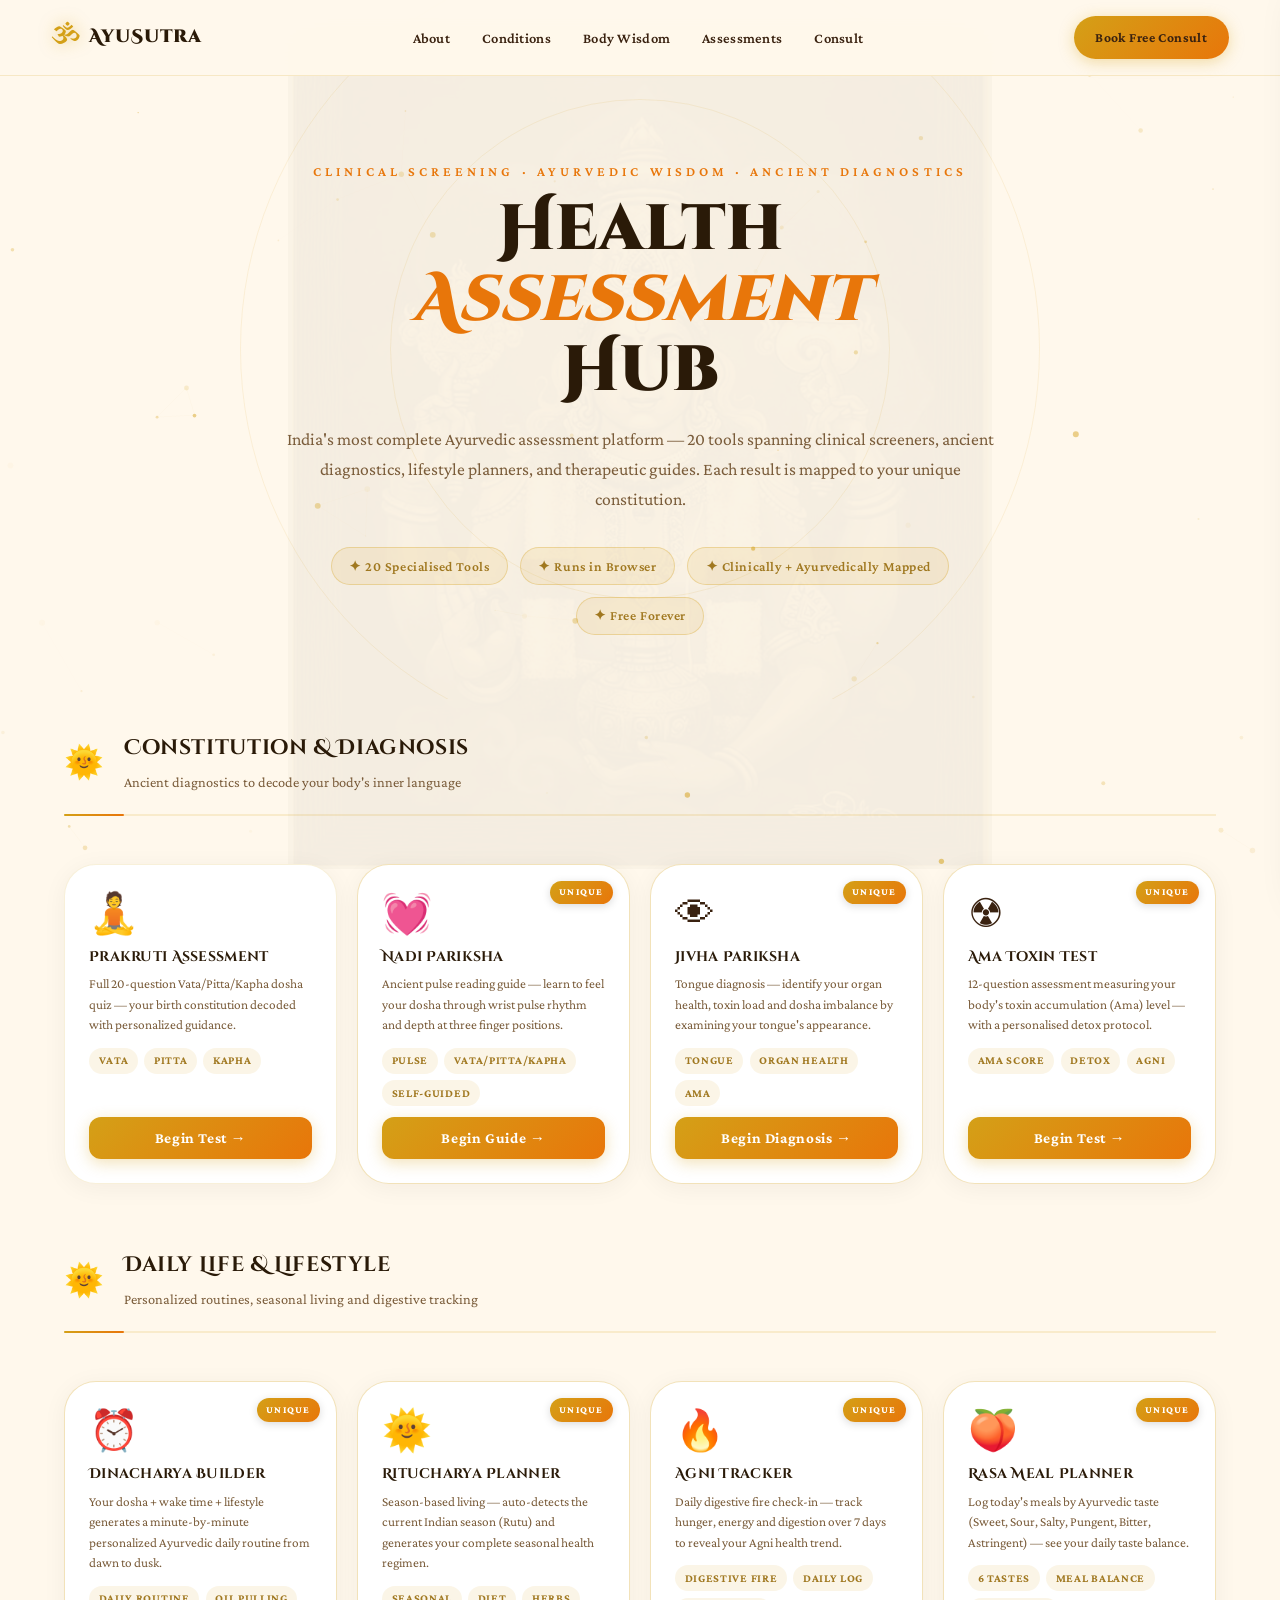
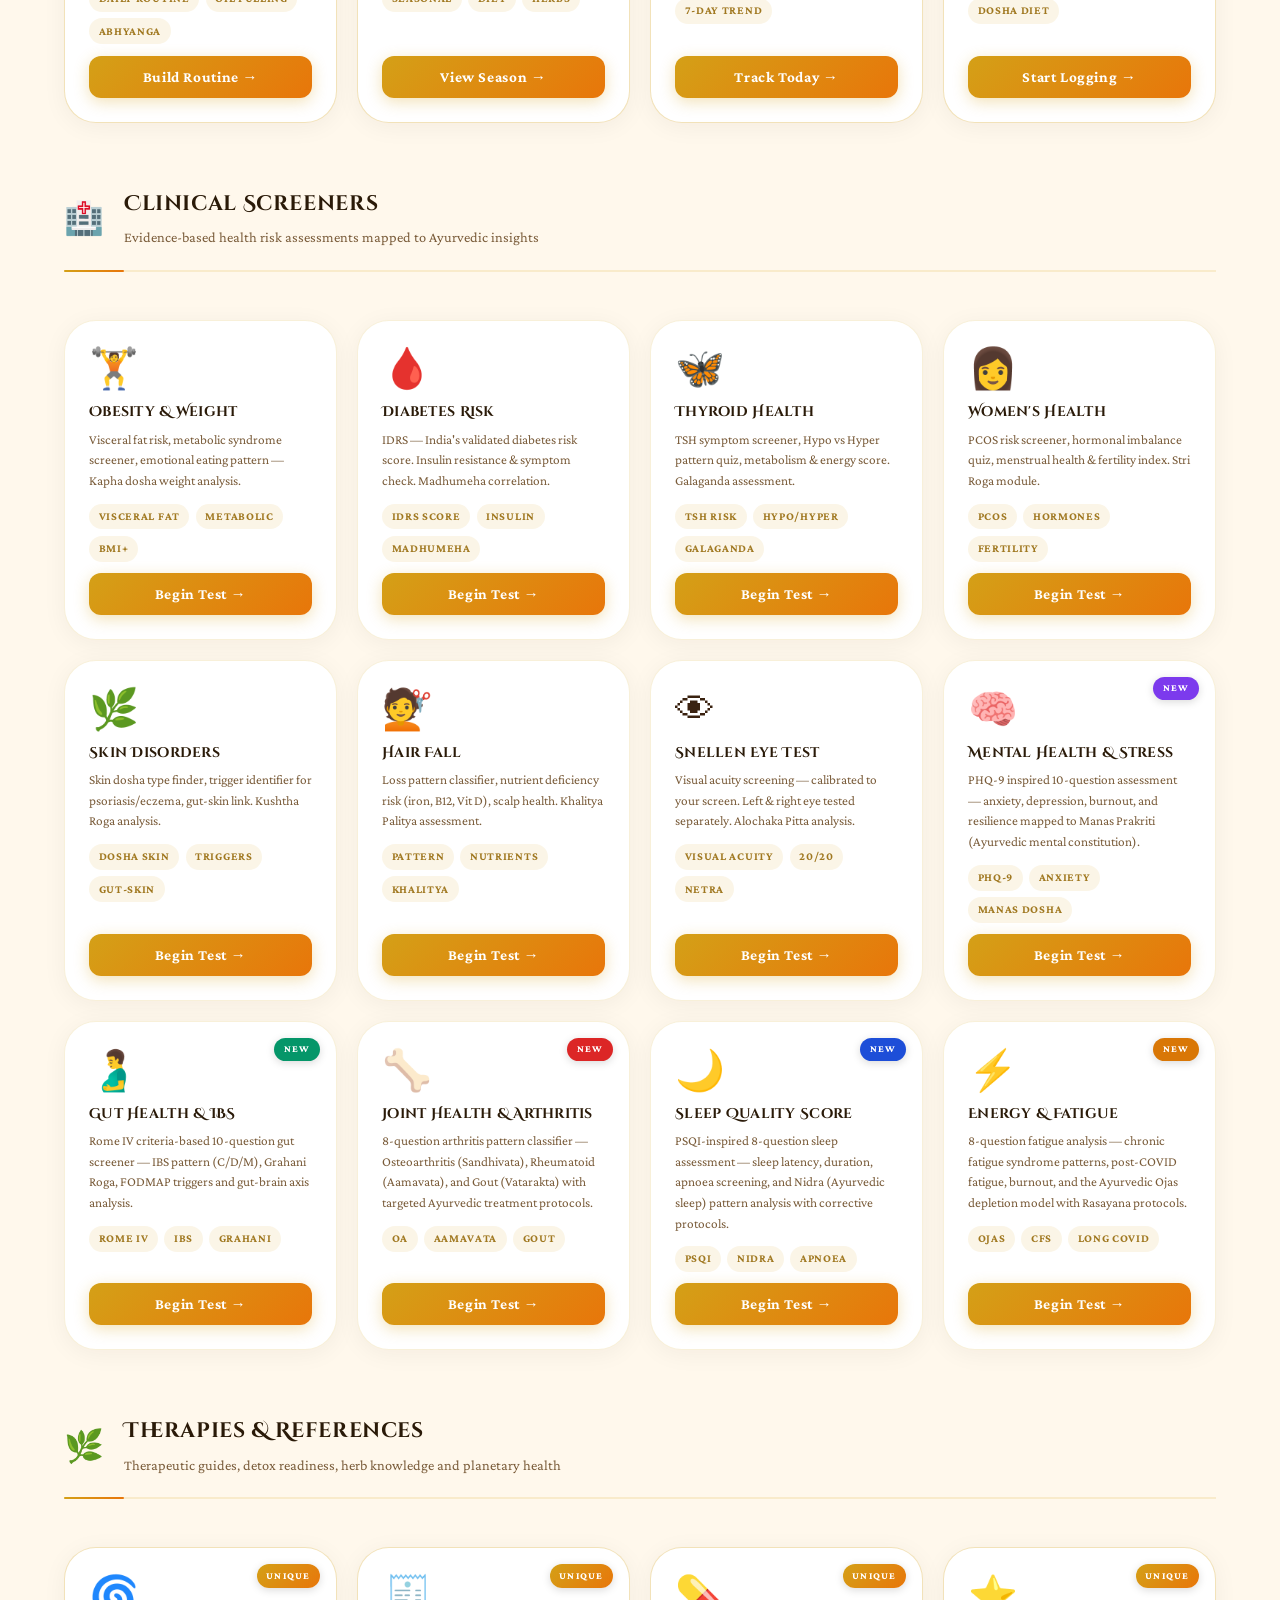
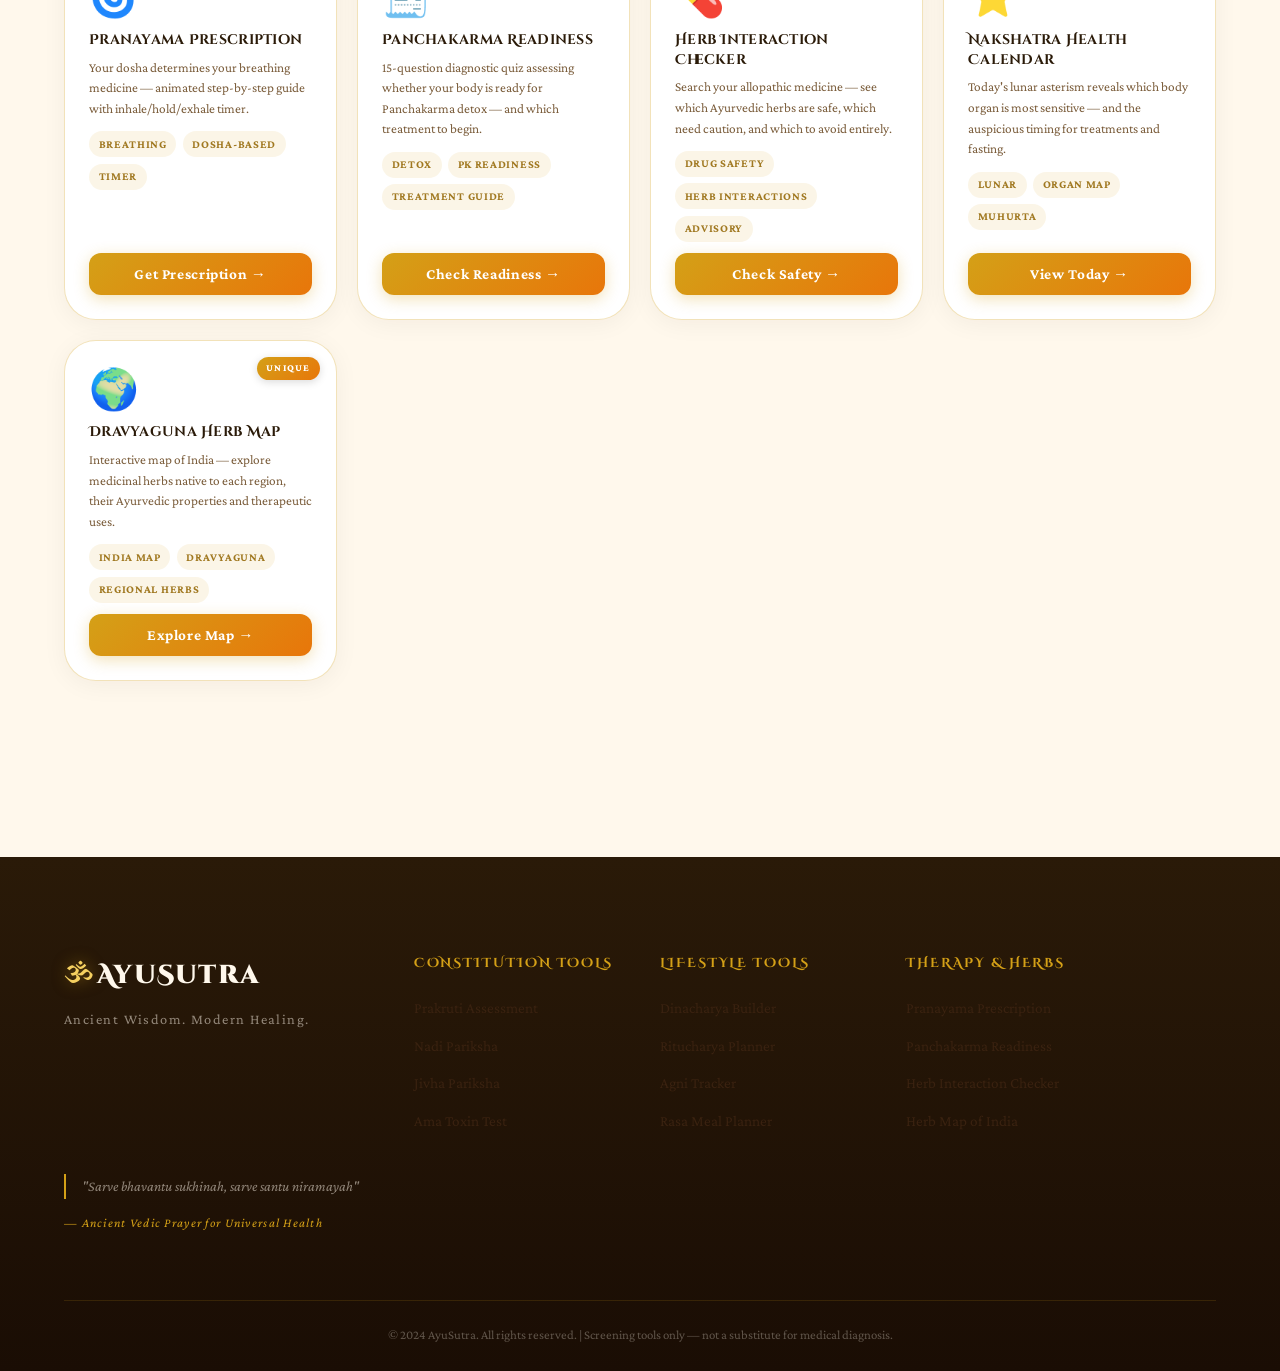
<file: templates/assess.html>
<!DOCTYPE html>
<html lang="en">
<head>
  <meta charset="UTF-8"/>
  <meta name="viewport" content="width=device-width, initial-scale=1.0"/>
  <title>Health Assessment Hub — AyuSutra | 20 Ayurvedic Tools</title>
  <meta name="description" content="20 Ayurvedic health assessment tools — from Prakruti to Nadi Pariksha, Tongue Diagnosis, Agni Tracker, Herb Map and more. Ancient wisdom, modern interface."/>
  <link rel="stylesheet" href="/static/css/style.css"/>
  <link rel="stylesheet" href="/static/css/assess.css?v=2"/>
  <link rel="stylesheet" href="/static/css/features.css?v=3"/>
  <link href="https://fonts.googleapis.com/css2?family=Cinzel+Decorative:wght@400;700;900&family=Crimson+Pro:ital,wght@0,300;0,400;0,600;1,300;1,400&family=Yatra+One&display=swap" rel="stylesheet"/>
</head>
<body>

  <div class="watermark-bg" aria-hidden="true"></div>
  <canvas id="particles" aria-hidden="true"></canvas>
  <div class="cursor-glow" id="cursorGlow"></div>

  <!-- MOBILE NAV DRAWER -->
  <div class="mobile-nav-overlay" id="mobileOverlay"></div>
  <nav class="mobile-nav-drawer" id="mobileDrawer" aria-label="Mobile Navigation">
    <button class="mobile-nav-close" id="mobileClose" aria-label="Close menu">&#10005;</button>
    <a href="/" class="mobile-nav-brand">
      <span class="brand-om">&#2384;</span>
      <span class="brand-name">AyuSutra</span>
    </a>
    <ul class="mobile-nav-links">
      <li><a href="/">Home</a></li>
      <li><a href="/#about">About</a></li>
      <li><a href="/#conditions">Conditions</a></li>
      <li><a href="/body-wisdom">Body Wisdom</a></li>
      <li><a href="/assess" class="active">Assessments</a></li>
      <li><a href="/consult">Consult</a></li>
    </ul>
    <a href="/consult" class="mobile-nav-cta">Book Free Consultation &#10022;</a>
  </nav>

  <!-- NAVBAR -->
  <nav class="navbar" id="navbar">
    <a href="/" class="nav-brand">
      <span class="brand-om">&#2384;</span>
      <span class="brand-name">AyuSutra</span>
    </a>
    <ul class="nav-links">
      <li><a href="/#about">About</a></li>
      <li><a href="/#conditions">Conditions</a></li>
      <li><a href="/body-wisdom">Body Wisdom</a></li>
      <li><a href="/assess" style="color:var(--saffron)">Assessments</a></li>
      <li><a href="/consult">Consult</a></li>
    </ul>
    <a href="/consult" class="nav-cta">Book Free Consult</a>
    <button class="hamburger" id="hamburger" aria-label="Menu"><span></span><span></span><span></span></button>
  </nav>

  <!-- HERO -->
  <section class="assess-hero">
    <div class="assess-hero-inner">
      <p class="section-tag centered">Clinical Screening &middot; Ayurvedic Wisdom &middot; Ancient Diagnostics</p>
      <h1 class="assess-hero-title">Health <em>Assessment</em><br/>Hub</h1>
      <p class="assess-hero-sub">India's most complete Ayurvedic assessment platform — 20 tools spanning clinical screeners, ancient diagnostics, lifestyle planners, and therapeutic guides. Each result is mapped to your unique constitution.</p>
      <div class="health-trust-row">
        <span class="trust-badge">&#10022; 20 Specialised Tools</span>
        <span class="trust-badge">&#10022; Runs in Browser</span>
        <span class="trust-badge">&#10022; Clinically + Ayurvedically Mapped</span>
        <span class="trust-badge">&#10022; Free Forever</span>
      </div>
    </div>
    <div class="ch-ring ch-ring-1"></div>
    <div class="ch-ring ch-ring-2"></div>
  </section>

  <!-- HUB GRID -->
  <section class="hub-section" id="hubSection">
    <div class="hub-inner">

      <!-- ═══ CATEGORY 1: CONSTITUTION & DIAGNOSIS ═══ -->
      <div class="hub-category">
        <div class="hub-cat-header">
          <span class="hub-cat-icon">&#127774;</span>
          <div>
            <h2 class="hub-cat-title">Constitution &amp; Diagnosis</h2>
            <p class="hub-cat-sub">Ancient diagnostics to decode your body's inner language</p>
          </div>
        </div>
        <div class="hub-grid">

          <div class="hub-card" data-test="prakruti">
            <div class="hub-card-icon">&#129496;</div>
            <div class="hub-card-body">
              <h3>Prakruti Assessment</h3>
              <p>Full 20-question Vata/Pitta/Kapha dosha quiz — your birth constitution decoded with personalized guidance.</p>
              <div class="hub-card-tags"><span>Vata</span><span>Pitta</span><span>Kapha</span></div>
            </div>
            <button class="hub-card-btn">Begin Test &#8594;</button>
          </div>

          <div class="hub-card hub-card-featured" data-test="nadi">
            <div class="hub-card-badge">UNIQUE</div>
            <div class="hub-card-icon">&#128147;</div>
            <div class="hub-card-body">
              <h3>Nadi Pariksha</h3>
              <p>Ancient pulse reading guide — learn to feel your dosha through wrist pulse rhythm and depth at three finger positions.</p>
              <div class="hub-card-tags"><span>Pulse</span><span>Vata/Pitta/Kapha</span><span>Self-Guided</span></div>
            </div>
            <button class="hub-card-btn">Begin Guide &#8594;</button>
          </div>

          <div class="hub-card hub-card-featured" data-test="jivha">
            <div class="hub-card-badge">UNIQUE</div>
            <div class="hub-card-icon">&#128065;</div>
            <div class="hub-card-body">
              <h3>Jivha Pariksha</h3>
              <p>Tongue diagnosis — identify your organ health, toxin load and dosha imbalance by examining your tongue's appearance.</p>
              <div class="hub-card-tags"><span>Tongue</span><span>Organ Health</span><span>Ama</span></div>
            </div>
            <button class="hub-card-btn">Begin Diagnosis &#8594;</button>
          </div>

          <div class="hub-card hub-card-featured" data-test="ama">
            <div class="hub-card-badge">UNIQUE</div>
            <div class="hub-card-icon">&#9762;</div>
            <div class="hub-card-body">
              <h3>Ama Toxin Test</h3>
              <p>12-question assessment measuring your body's toxin accumulation (Ama) level — with a personalised detox protocol.</p>
              <div class="hub-card-tags"><span>Ama Score</span><span>Detox</span><span>Agni</span></div>
            </div>
            <button class="hub-card-btn">Begin Test &#8594;</button>
          </div>

        </div>
      </div>

      <!-- ═══ CATEGORY 2: LIFESTYLE & DAILY LIVING ═══ -->
      <div class="hub-category">
        <div class="hub-cat-header">
          <span class="hub-cat-icon">&#127774;</span>
          <div>
            <h2 class="hub-cat-title">Daily Life &amp; Lifestyle</h2>
            <p class="hub-cat-sub">Personalized routines, seasonal living and digestive tracking</p>
          </div>
        </div>
        <div class="hub-grid">

          <div class="hub-card hub-card-featured" data-test="dinacharya">
            <div class="hub-card-badge">UNIQUE</div>
            <div class="hub-card-icon">&#9200;</div>
            <div class="hub-card-body">
              <h3>Dinacharya Builder</h3>
              <p>Your dosha + wake time + lifestyle generates a minute-by-minute personalized Ayurvedic daily routine from dawn to dusk.</p>
              <div class="hub-card-tags"><span>Daily Routine</span><span>Oil Pulling</span><span>Abhyanga</span></div>
            </div>
            <button class="hub-card-btn">Build Routine &#8594;</button>
          </div>

          <div class="hub-card hub-card-featured" data-test="ritucharya">
            <div class="hub-card-badge">UNIQUE</div>
            <div class="hub-card-icon">&#127774;</div>
            <div class="hub-card-body">
              <h3>Ritucharya Planner</h3>
              <p>Season-based living — auto-detects the current Indian season (Rutu) and generates your complete seasonal health regimen.</p>
              <div class="hub-card-tags"><span>Seasonal</span><span>Diet</span><span>Herbs</span></div>
            </div>
            <button class="hub-card-btn">View Season &#8594;</button>
          </div>

          <div class="hub-card hub-card-featured" data-test="agni">
            <div class="hub-card-badge">UNIQUE</div>
            <div class="hub-card-icon">&#128293;</div>
            <div class="hub-card-body">
              <h3>Agni Tracker</h3>
              <p>Daily digestive fire check-in — track hunger, energy and digestion over 7 days to reveal your Agni health trend.</p>
              <div class="hub-card-tags"><span>Digestive Fire</span><span>Daily Log</span><span>7-Day Trend</span></div>
            </div>
            <button class="hub-card-btn">Track Today &#8594;</button>
          </div>

          <div class="hub-card hub-card-featured" data-test="rasa">
            <div class="hub-card-badge">UNIQUE</div>
            <div class="hub-card-icon">&#127825;</div>
            <div class="hub-card-body">
              <h3>Rasa Meal Planner</h3>
              <p>Log today's meals by Ayurvedic taste (Sweet, Sour, Salty, Pungent, Bitter, Astringent) — see your daily taste balance.</p>
              <div class="hub-card-tags"><span>6 Tastes</span><span>Meal Balance</span><span>Dosha Diet</span></div>
            </div>
            <button class="hub-card-btn">Start Logging &#8594;</button>
          </div>

        </div>
      </div>

      <!-- ═══ CATEGORY 3: CLINICAL SCREENERS ═══ -->
      <div class="hub-category">
        <div class="hub-cat-header">
          <span class="hub-cat-icon">&#127973;</span>
          <div>
            <h2 class="hub-cat-title">Clinical Screeners</h2>
            <p class="hub-cat-sub">Evidence-based health risk assessments mapped to Ayurvedic insights</p>
          </div>
        </div>
        <div class="hub-grid">

          <div class="hub-card" data-test="obesity">
            <div class="hub-card-icon">&#127947;</div>
            <div class="hub-card-body">
              <h3>Obesity &amp; Weight</h3>
              <p>Visceral fat risk, metabolic syndrome screener, emotional eating pattern — Kapha dosha weight analysis.</p>
              <div class="hub-card-tags"><span>Visceral Fat</span><span>Metabolic</span><span>BMI+</span></div>
            </div>
            <button class="hub-card-btn">Begin Test &#8594;</button>
          </div>

          <div class="hub-card" data-test="diabetes">
            <div class="hub-card-icon">&#129656;</div>
            <div class="hub-card-body">
              <h3>Diabetes Risk</h3>
              <p>IDRS — India's validated diabetes risk score. Insulin resistance &amp; symptom check. Madhumeha correlation.</p>
              <div class="hub-card-tags"><span>IDRS Score</span><span>Insulin</span><span>Madhumeha</span></div>
            </div>
            <button class="hub-card-btn">Begin Test &#8594;</button>
          </div>

          <div class="hub-card" data-test="thyroid">
            <div class="hub-card-icon">&#129419;</div>
            <div class="hub-card-body">
              <h3>Thyroid Health</h3>
              <p>TSH symptom screener, Hypo vs Hyper pattern quiz, metabolism &amp; energy score. Galaganda assessment.</p>
              <div class="hub-card-tags"><span>TSH Risk</span><span>Hypo/Hyper</span><span>Galaganda</span></div>
            </div>
            <button class="hub-card-btn">Begin Test &#8594;</button>
          </div>

          <div class="hub-card" data-test="womens">
            <div class="hub-card-icon">&#128105;</div>
            <div class="hub-card-body">
              <h3>Women's Health</h3>
              <p>PCOS risk screener, hormonal imbalance quiz, menstrual health &amp; fertility index. Stri Roga module.</p>
              <div class="hub-card-tags"><span>PCOS</span><span>Hormones</span><span>Fertility</span></div>
            </div>
            <button class="hub-card-btn">Begin Test &#8594;</button>
          </div>

          <div class="hub-card" data-test="skin">
            <div class="hub-card-icon">&#127807;</div>
            <div class="hub-card-body">
              <h3>Skin Disorders</h3>
              <p>Skin dosha type finder, trigger identifier for psoriasis/eczema, gut-skin link. Kushtha Roga analysis.</p>
              <div class="hub-card-tags"><span>Dosha Skin</span><span>Triggers</span><span>Gut-Skin</span></div>
            </div>
            <button class="hub-card-btn">Begin Test &#8594;</button>
          </div>

          <div class="hub-card" data-test="hairfall">
            <div class="hub-card-icon">&#128135;</div>
            <div class="hub-card-body">
              <h3>Hair Fall</h3>
              <p>Loss pattern classifier, nutrient deficiency risk (iron, B12, Vit D), scalp health. Khalitya Palitya assessment.</p>
              <div class="hub-card-tags"><span>Pattern</span><span>Nutrients</span><span>Khalitya</span></div>
            </div>
            <button class="hub-card-btn">Begin Test &#8594;</button>
          </div>

          <div class="hub-card hub-card-eye" data-test="eyetest">
            <div class="hub-card-icon">&#128065;</div>
            <div class="hub-card-body">
              <h3>Snellen Eye Test</h3>
              <p>Visual acuity screening — calibrated to your screen. Left &amp; right eye tested separately. Alochaka Pitta analysis.</p>
              <div class="hub-card-tags"><span>Visual Acuity</span><span>20/20</span><span>Netra</span></div>
            </div>
            <button class="hub-card-btn">Begin Test &#8594;</button>
          </div>

          <div class="hub-card hub-card-new" data-test="mental">
            <div class="hub-card-badge" style="background:#7C3AED">NEW</div>
            <div class="hub-card-icon">🧠</div>
            <div class="hub-card-body">
              <h3>Mental Health &amp; Stress</h3>
              <p>PHQ-9 inspired 10-question assessment — anxiety, depression, burnout, and resilience mapped to Manas Prakriti (Ayurvedic mental constitution).</p>
              <div class="hub-card-tags"><span>PHQ-9</span><span>Anxiety</span><span>Manas Dosha</span></div>
            </div>
            <button class="hub-card-btn">Begin Test &#8594;</button>
          </div>

          <div class="hub-card hub-card-new" data-test="gut">
            <div class="hub-card-badge" style="background:#059669">NEW</div>
            <div class="hub-card-icon">🫃</div>
            <div class="hub-card-body">
              <h3>Gut Health &amp; IBS</h3>
              <p>Rome IV criteria-based 10-question gut screener — IBS pattern (C/D/M), Grahani Roga, FODMAP triggers and gut-brain axis analysis.</p>
              <div class="hub-card-tags"><span>Rome IV</span><span>IBS</span><span>Grahani</span></div>
            </div>
            <button class="hub-card-btn">Begin Test &#8594;</button>
          </div>

          <div class="hub-card hub-card-new" data-test="joint">
            <div class="hub-card-badge" style="background:#DC2626">NEW</div>
            <div class="hub-card-icon">🦴</div>
            <div class="hub-card-body">
              <h3>Joint Health &amp; Arthritis</h3>
              <p>8-question arthritis pattern classifier — Osteoarthritis (Sandhivata), Rheumatoid (Aamavata), and Gout (Vatarakta) with targeted Ayurvedic treatment protocols.</p>
              <div class="hub-card-tags"><span>OA</span><span>Aamavata</span><span>Gout</span></div>
            </div>
            <button class="hub-card-btn">Begin Test &#8594;</button>
          </div>

          <div class="hub-card hub-card-new" data-test="sleep">
            <div class="hub-card-badge" style="background:#1D4ED8">NEW</div>
            <div class="hub-card-icon">🌙</div>
            <div class="hub-card-body">
              <h3>Sleep Quality Score</h3>
              <p>PSQI-inspired 8-question sleep assessment — sleep latency, duration, apnoea screening, and Nidra (Ayurvedic sleep) pattern analysis with corrective protocols.</p>
              <div class="hub-card-tags"><span>PSQI</span><span>Nidra</span><span>Apnoea</span></div>
            </div>
            <button class="hub-card-btn">Begin Test &#8594;</button>
          </div>

          <div class="hub-card hub-card-new" data-test="energy">
            <div class="hub-card-badge" style="background:#D97706">NEW</div>
            <div class="hub-card-icon">⚡</div>
            <div class="hub-card-body">
              <h3>Energy &amp; Fatigue</h3>
              <p>8-question fatigue analysis — chronic fatigue syndrome patterns, post-COVID fatigue, burnout, and the Ayurvedic Ojas depletion model with Rasayana protocols.</p>
              <div class="hub-card-tags"><span>Ojas</span><span>CFS</span><span>Long COVID</span></div>
            </div>
            <button class="hub-card-btn">Begin Test &#8594;</button>
          </div>

        </div>
      </div>


      <div class="hub-category">
        <div class="hub-cat-header">
          <span class="hub-cat-icon">&#127807;</span>
          <div>
            <h2 class="hub-cat-title">Therapies &amp; References</h2>
            <p class="hub-cat-sub">Therapeutic guides, detox readiness, herb knowledge and planetary health</p>
          </div>
        </div>
        <div class="hub-grid">

          <div class="hub-card hub-card-featured" data-test="pranayama">
            <div class="hub-card-badge">UNIQUE</div>
            <div class="hub-card-icon">&#127744;</div>
            <div class="hub-card-body">
              <h3>Pranayama Prescription</h3>
              <p>Your dosha determines your breathing medicine — animated step-by-step guide with inhale/hold/exhale timer.</p>
              <div class="hub-card-tags"><span>Breathing</span><span>Dosha-Based</span><span>Timer</span></div>
            </div>
            <button class="hub-card-btn">Get Prescription &#8594;</button>
          </div>

          <div class="hub-card hub-card-featured" data-test="panchakarma">
            <div class="hub-card-badge">UNIQUE</div>
            <div class="hub-card-icon">&#129534;</div>
            <div class="hub-card-body">
              <h3>Panchakarma Readiness</h3>
              <p>15-question diagnostic quiz assessing whether your body is ready for Panchakarma detox — and which treatment to begin.</p>
              <div class="hub-card-tags"><span>Detox</span><span>PK Readiness</span><span>Treatment Guide</span></div>
            </div>
            <button class="hub-card-btn">Check Readiness &#8594;</button>
          </div>

          <div class="hub-card hub-card-featured" data-test="herbchecker">
            <div class="hub-card-badge">UNIQUE</div>
            <div class="hub-card-icon">&#128138;</div>
            <div class="hub-card-body">
              <h3>Herb Interaction Checker</h3>
              <p>Search your allopathic medicine — see which Ayurvedic herbs are safe, which need caution, and which to avoid entirely.</p>
              <div class="hub-card-tags"><span>Drug Safety</span><span>Herb Interactions</span><span>Advisory</span></div>
            </div>
            <button class="hub-card-btn">Check Safety &#8594;</button>
          </div>

          <div class="hub-card hub-card-featured" data-test="nakshatra">
            <div class="hub-card-badge">UNIQUE</div>
            <div class="hub-card-icon">&#11088;</div>
            <div class="hub-card-body">
              <h3>Nakshatra Health Calendar</h3>
              <p>Today's lunar asterism reveals which body organ is most sensitive — and the auspicious timing for treatments and fasting.</p>
              <div class="hub-card-tags"><span>Lunar</span><span>Organ Map</span><span>Muhurta</span></div>
            </div>
            <button class="hub-card-btn">View Today &#8594;</button>
          </div>

          <div class="hub-card hub-card-featured" data-test="herbmap">
            <div class="hub-card-badge">UNIQUE</div>
            <div class="hub-card-icon">&#127757;</div>
            <div class="hub-card-body">
              <h3>Dravyaguna Herb Map</h3>
              <p>Interactive map of India — explore medicinal herbs native to each region, their Ayurvedic properties and therapeutic uses.</p>
              <div class="hub-card-tags"><span>India Map</span><span>Dravyaguna</span><span>Regional Herbs</span></div>
            </div>
            <button class="hub-card-btn">Explore Map &#8594;</button>
          </div>

        </div>
      </div>

    </div>
  </section>

  <!-- TEST PANEL -->
  <section class="test-panel" id="testPanel" style="display:none">
    <div class="test-panel-inner">
      <button class="back-to-hub" id="backBtn">&#8592; Back to Hub</button>
      <div id="testContainer"></div>
    </div>
  </section>

  <!-- FOOTER -->
  <footer class="footer">
    <div class="footer-inner">
      <div class="footer-brand">
        <span class="brand-om">&#2384;</span>
        <span class="brand-name">AyuSutra</span>
        <p>Ancient Wisdom. Modern Healing.</p>
      </div>
      <div class="footer-links">
        <strong>Constitution Tools</strong>
        <a href="#" onclick="loadTest('prakruti');return false">Prakruti Assessment</a>
        <a href="#" onclick="loadTest('nadi');return false">Nadi Pariksha</a>
        <a href="#" onclick="loadTest('jivha');return false">Jivha Pariksha</a>
        <a href="#" onclick="loadTest('ama');return false">Ama Toxin Test</a>
      </div>
      <div class="footer-links">
        <strong>Lifestyle Tools</strong>
        <a href="#" onclick="loadTest('dinacharya');return false">Dinacharya Builder</a>
        <a href="#" onclick="loadTest('ritucharya');return false">Ritucharya Planner</a>
        <a href="#" onclick="loadTest('agni');return false">Agni Tracker</a>
        <a href="#" onclick="loadTest('rasa');return false">Rasa Meal Planner</a>
      </div>
      <div class="footer-links">
        <strong>Therapy &amp; Herbs</strong>
        <a href="#" onclick="loadTest('pranayama');return false">Pranayama Prescription</a>
        <a href="#" onclick="loadTest('panchakarma');return false">Panchakarma Readiness</a>
        <a href="#" onclick="loadTest('herbchecker');return false">Herb Interaction Checker</a>
        <a href="#" onclick="loadTest('herbmap');return false">Herb Map of India</a>
      </div>
      <div class="footer-quote">
        <blockquote>"Sarve bhavantu sukhinah, sarve santu niramayah"</blockquote>
        <cite>— Ancient Vedic Prayer for Universal Health</cite>
      </div>
    </div>
    <div class="footer-bottom">
      <p>&copy; 2024 AyuSutra. All rights reserved. | Screening tools only &mdash; not a substitute for medical diagnosis.</p>
    </div>
  </footer>

  <script src="/static/js/script.js"></script>
  <script src="/static/js/features.js?v=2"></script>
  <script src="/static/js/assess.js?v=2"></script>
</body>
</html>
</file>
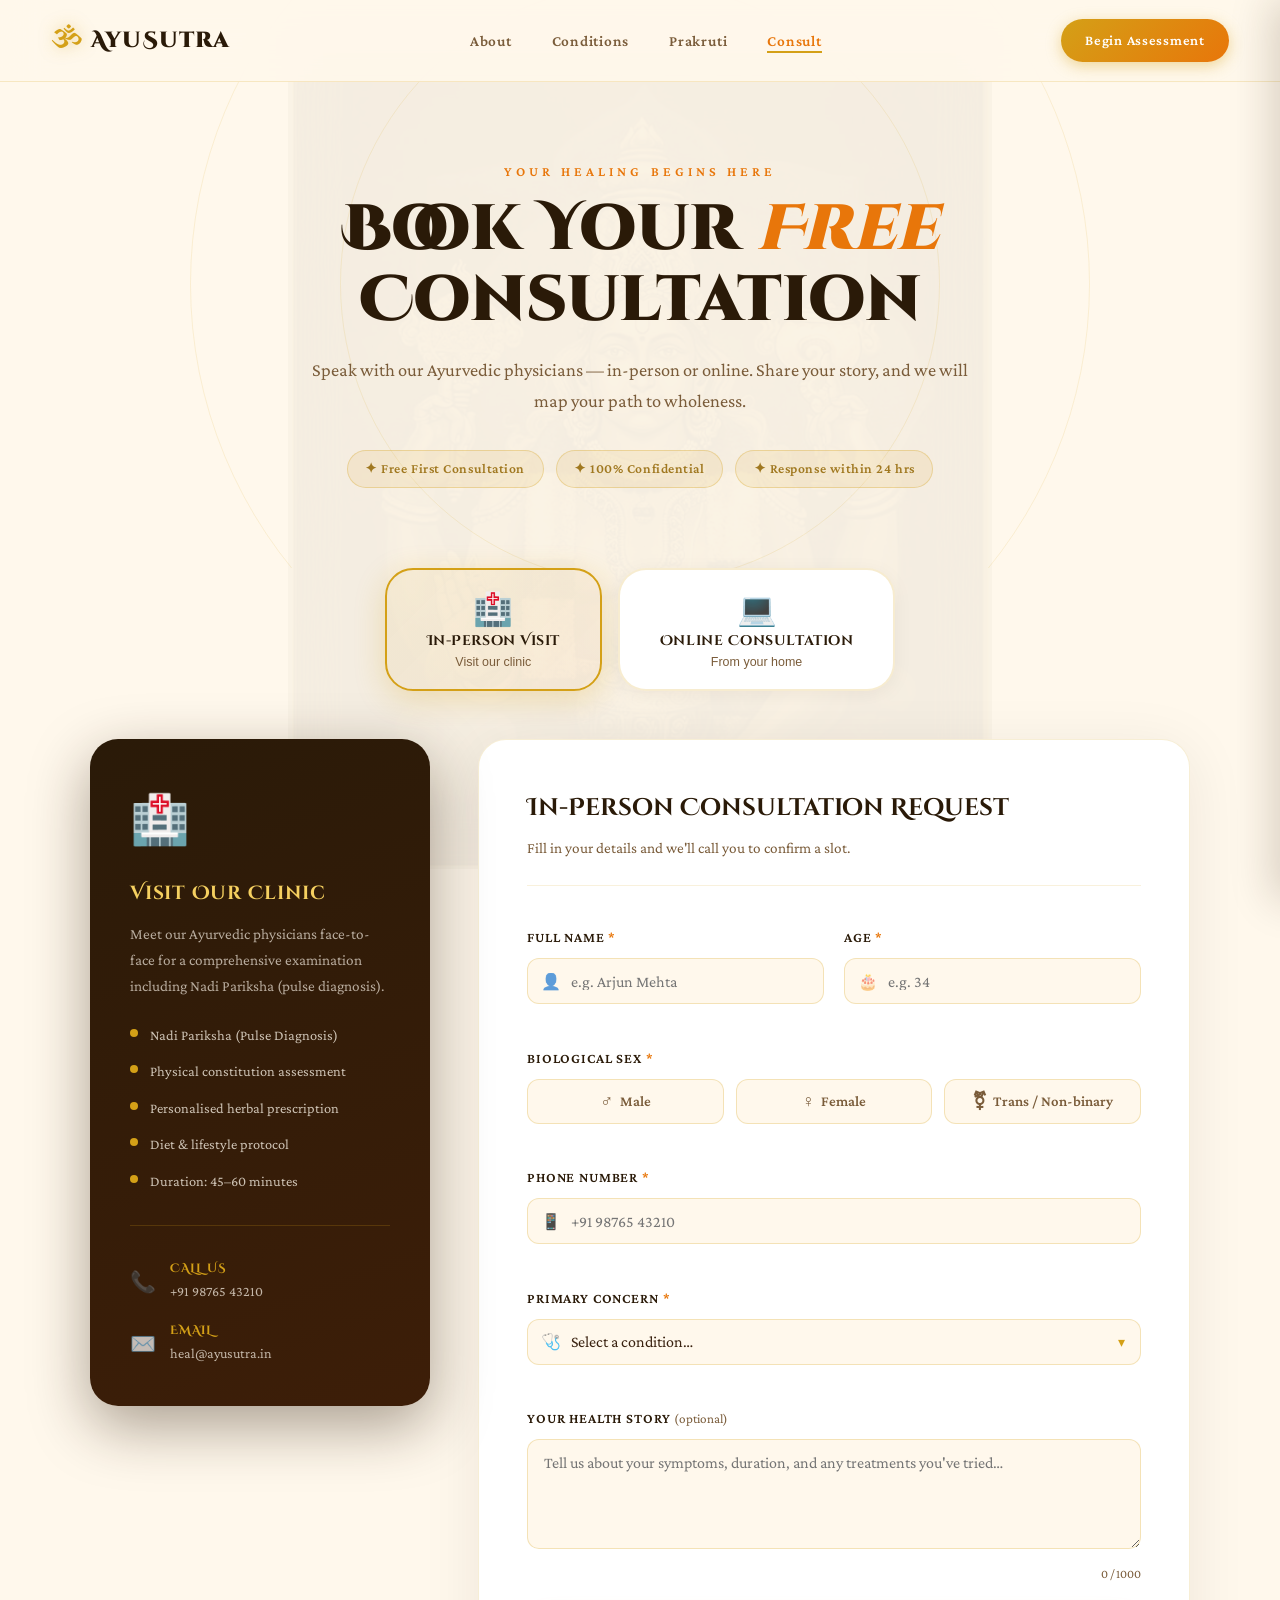
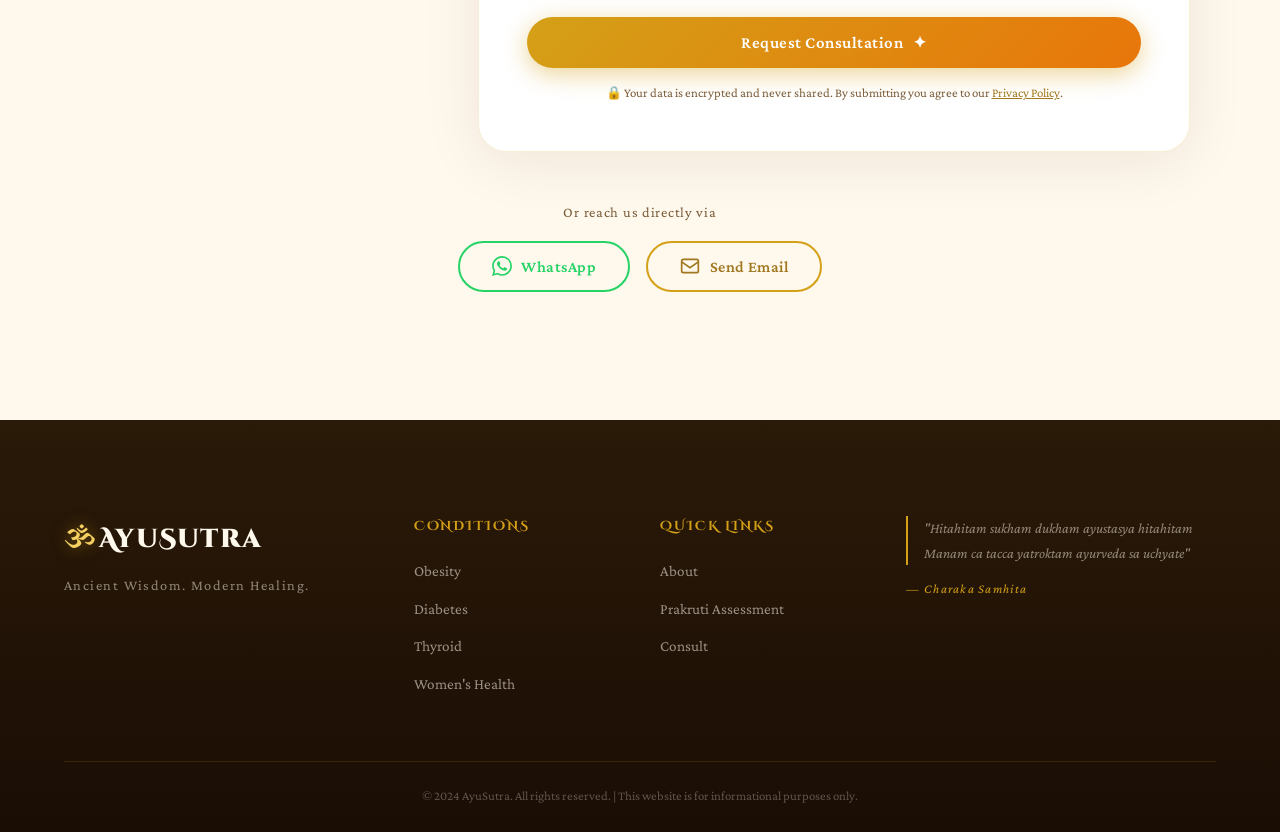
<file: templates/consult.html>
<!DOCTYPE html>
<html lang="en">
<head>
  <meta charset="UTF-8" />
  <meta name="viewport" content="width=device-width, initial-scale=1.0"/>
  <title>Book a Consultation — AyuSutra</title>
  <link rel="stylesheet" href="/static/css/style.css" />
  <link rel="stylesheet" href="/static/css/consult.css" />
  <link href="https://fonts.googleapis.com/css2?family=Cinzel+Decorative:wght@400;700;900&family=Crimson+Pro:ital,wght@0,300;0,400;0,600;1,300;1,400&family=Yatra+One&display=swap" rel="stylesheet"/>
</head>
<body>


  <!-- MOBILE NAV DRAWER -->
  <div class="mobile-nav-overlay" id="mobileOverlay"></div>
  <nav class="mobile-nav-drawer" id="mobileDrawer" aria-label="Mobile Navigation">
    <button class="mobile-nav-close" id="mobileClose" aria-label="Close menu">✕</button>
    <a href="/" class="mobile-nav-brand">
      <span class="brand-om">ॐ</span>
      <span class="brand-name">AyuSutra</span>
    </a>
    <ul class="mobile-nav-links">
      <li><a href="/">Home</a></li>
      <li><a href="/#about">About</a></li>
      <li><a href="/#conditions">Conditions</a></li>
      <li><a href="/body-wisdom">Body Wisdom</a></li>
      <li><a href="/assess">Assessments</a></li>
      <li><a href="/consult">Consult</a></li>
    </ul>
    <a href="/consult" class="mobile-nav-cta">Book Free Consultation ✦</a>
  </nav>
  <!-- WATERMARK BACKGROUND -->
  <div class="watermark-bg" aria-hidden="true"></div>

  <!-- PARTICLE LAYER -->
  <canvas id="particles" aria-hidden="true"></canvas>

  <!-- CURSOR GLOW -->
  <div class="cursor-glow" id="cursorGlow"></div>

  <!-- ===== NAVBAR ===== -->
  <nav class="navbar" id="navbar">
    <a href="/" class="nav-brand">
      <span class="brand-om">ॐ</span>
      <span class="brand-name">AyuSutra</span>
    </a>
    <ul class="nav-links">
      <li><a href="/#about">About</a></li>
      <li><a href="/#conditions">Conditions</a></li>
      <li><a href="/#prakruti">Prakruti</a></li>
      <li><a href="/consult" class="active-link">Consult</a></li>
    </ul>
    <a href="/consult" class="nav-cta">Begin Assessment</a>
    <button class="hamburger" id="hamburger" aria-label="Menu">
      <span></span><span></span><span></span>
    </button>
  </nav>

  <!-- ===== PAGE HERO ===== -->
  <section class="consult-hero">
    <div class="consult-hero-inner">
      <p class="section-tag centered">Your Healing Begins Here</p>
      <h1 class="consult-hero-title">
        Book Your <em>Free</em><br/>Consultation
      </h1>
      <p class="consult-hero-sub">
        Speak with our Ayurvedic physicians — in-person or online.
        Share your story, and we will map your path to wholeness.
      </p>
      <div class="consult-trust-row">
        <span class="trust-badge">✦ Free First Consultation</span>
        <span class="trust-badge">✦ 100% Confidential</span>
        <span class="trust-badge">✦ Response within 24 hrs</span>
      </div>
    </div>
    <!-- decorative rings -->
    <div class="ch-ring ch-ring-1"></div>
    <div class="ch-ring ch-ring-2"></div>
  </section>

  <!-- ===== CONSULTATION TYPE TOGGLE ===== -->
  <section class="consult-main">
    <div class="consult-main-inner">

      <!-- TYPE SELECTOR -->
      <div class="type-selector" id="typeSelector">
        <button class="type-btn active" data-type="offline" id="btnOffline">
          <span class="type-icon">🏥</span>
          <span class="type-label">In-Person Visit</span>
          <span class="type-sub">Visit our clinic</span>
        </button>
        <button class="type-btn" data-type="online" id="btnOnline">
          <span class="type-icon">💻</span>
          <span class="type-label">Online Consultation</span>
          <span class="type-sub">From your home</span>
        </button>
      </div>

      <!-- FORM WRAPPER -->
      <div class="consult-form-wrap">

        <!-- LEFT — Info Panel -->
        <div class="consult-info-panel">
          <div class="info-panel-body" id="infoPanel">
            <!-- content swapped by JS -->
          </div>

          <div class="info-divider"></div>

          <div class="info-contact-row">
            <a href="tel:+919876543210" class="info-contact-item">
              <span class="ico">📞</span>
              <div>
                <strong>Call Us</strong>
                <span>+91 98765 43210</span>
              </div>
            </a>
            <a href="mailto:heal@ayusutra.in" class="info-contact-item">
              <span class="ico">✉️</span>
              <div>
                <strong>Email</strong>
                <span>heal@ayusutra.in</span>
              </div>
            </a>
          </div>
        </div>

        <!-- RIGHT — The Form -->
        <div class="consult-form-card" id="consultFormCard">
          <div class="form-header">
            <h2 id="formHeading">In-Person Consultation Request</h2>
            <p id="formSubheading">Fill in your details and we'll call you to confirm a slot.</p>
          </div>

          <form id="consultForm" novalidate autocomplete="off">
            <!-- CSRF token (filled by JS from backend) -->
            <input type="hidden" id="csrfToken" name="csrf_token" />

            <!-- hidden field for type -->
            <input type="hidden" id="consultType" name="consult_type" value="offline" />

            <!-- Row: Name + Age -->
            <div class="form-row">
              <div class="form-group">
                <label for="fName">Full Name <span class="req">*</span></label>
                <div class="input-wrap">
                  <span class="input-icon">👤</span>
                  <input type="text" id="fName" name="name" placeholder="e.g. Arjun Mehta"
                         required minlength="2" maxlength="80" autocomplete="off"/>
                </div>
                <span class="field-err" id="err-name"></span>
              </div>
              <div class="form-group">
                <label for="fAge">Age <span class="req">*</span></label>
                <div class="input-wrap">
                  <span class="input-icon">🎂</span>
                  <input type="number" id="fAge" name="age" placeholder="e.g. 34"
                         required min="1" max="120" />
                </div>
                <span class="field-err" id="err-age"></span>
              </div>
            </div>

            <!-- Sex -->
            <div class="form-group">
              <label>Biological Sex <span class="req">*</span></label>
              <div class="sex-selector" id="sexSelector">
                <button type="button" class="sex-btn" data-val="male">
                  <span>♂</span> Male
                </button>
                <button type="button" class="sex-btn" data-val="female">
                  <span>♀</span> Female
                </button>
                <button type="button" class="sex-btn" data-val="trans">
                  <span>⚧</span> Trans / Non-binary
                </button>
              </div>
              <input type="hidden" id="fSex" name="sex" />
              <span class="field-err" id="err-sex"></span>
            </div>

            <!-- Phone -->
            <div class="form-group">
              <label for="fPhone">Phone Number <span class="req">*</span></label>
              <div class="input-wrap">
                <span class="input-icon">📱</span>
                <input type="tel" id="fPhone" name="phone"
                       placeholder="+91 98765 43210"
                       required pattern="^[+]?[0-9\s\-]{7,15}$" maxlength="20" />
              </div>
              <span class="field-err" id="err-phone"></span>
            </div>

            <!-- Email — ONLINE ONLY -->
            <div class="form-group online-only hidden" id="emailGroup">
              <label for="fEmail">Email Address <span class="req">*</span></label>
              <div class="input-wrap">
                <span class="input-icon">✉️</span>
                <input type="email" id="fEmail" name="email"
                       placeholder="you@example.com" maxlength="120" />
              </div>
              <span class="field-err" id="err-email"></span>
            </div>

            <!-- Primary Concern -->
            <div class="form-group">
              <label for="fConcern">Primary Concern <span class="req">*</span></label>
              <div class="input-wrap select-wrap">
                <span class="input-icon">🩺</span>
                <select id="fConcern" name="concern" required>
                  <option value="">Select a condition…</option>
                  <option value="obesity">Obesity / Weight Management</option>
                  <option value="diabetes">Diabetes / Madhumeha</option>
                  <option value="thyroid">Thyroid Disorders</option>
                  <option value="womens_health">Women's Health / PCOS / PCOD</option>
                  <option value="skin">Skin Disorders / Psoriasis / Eczema</option>
                  <option value="hair">Hair Fall / Khalitya</option>
                  <option value="prakruti">Prakruti Assessment</option>
                  <option value="panchkarma">Panchkarma Therapy</option>
                  <option value="digestive">Digestive Issues</option>
                  <option value="stress">Stress / Anxiety / Sleep</option>
                  <option value="other">Other</option>
                </select>
              </div>
              <span class="field-err" id="err-concern"></span>
            </div>

            <!-- Message -->
            <div class="form-group">
              <label for="fMessage">Your Health Story <span class="optional">(optional)</span></label>
              <textarea id="fMessage" name="message" rows="4"
                        placeholder="Tell us about your symptoms, duration, and any treatments you've tried…"
                        maxlength="1000"></textarea>
              <span class="char-count" id="charCount">0 / 1000</span>
            </div>

            <!-- reCAPTCHA placeholder (token filled by JS) -->
            <input type="hidden" id="captchaToken" name="captcha_token" />

            <!-- Submit -->
            <button type="submit" class="btn btn-primary form-submit-btn" id="submitBtn">
              <span id="submitText">Request Consultation</span>
              <span class="btn-sparkle" id="submitIcon">✦</span>
            </button>

            <p class="form-privacy">
              🔒 Your data is encrypted and never shared. By submitting you agree to our
              <a href="#">Privacy Policy</a>.
            </p>
          </form>

          <!-- Success State -->
          <div class="form-success-state hidden" id="successState">
            <div class="success-mandala">☸</div>
            <h3>Namaste 🙏</h3>
            <p>Your consultation request has been received.<br/>
               We will reach out within <strong>24 hours</strong> to confirm your slot.</p>
            <a href="/" class="btn btn-ghost" style="margin-top:1.5rem">← Return Home</a>
          </div>

          <!-- Error State -->
          <div class="form-error-state hidden" id="errorState">
            <p>⚠️ Something went wrong. Please try again or contact us directly.</p>
            <button class="btn btn-ghost" id="retryBtn" style="margin-top:1rem">Try Again</button>
          </div>
        </div>
      </div>

      <!-- SEND VIA BUTTONS ROW -->
      <div class="alt-send-row">
        <p class="alt-send-label">Or reach us directly via</p>
        <div class="alt-send-btns">
          <!-- WhatsApp -->
          <button class="alt-btn whatsapp-btn" id="whatsappBtn" type="button">
            <svg viewBox="0 0 24 24" fill="currentColor" width="20" height="20">
              <path d="M17.472 14.382c-.297-.149-1.758-.867-2.03-.967-.273-.099-.471-.148-.67.15-.197.297-.767.966-.94 1.164-.173.199-.347.223-.644.075-.297-.15-1.255-.463-2.39-1.475-.883-.788-1.48-1.761-1.653-2.059-.173-.297-.018-.458.13-.606.134-.133.298-.347.446-.52.149-.174.198-.298.298-.497.099-.198.05-.371-.025-.52-.075-.149-.669-1.612-.916-2.207-.242-.579-.487-.5-.669-.51-.173-.008-.371-.01-.57-.01-.198 0-.52.074-.792.372-.272.297-1.04 1.016-1.04 2.479 0 1.462 1.065 2.875 1.213 3.074.149.198 2.096 3.2 5.077 4.487.709.306 1.262.489 1.694.625.712.227 1.36.195 1.871.118.571-.085 1.758-.719 2.006-1.413.248-.694.248-1.289.173-1.413-.074-.124-.272-.198-.57-.347m-5.421 7.403h-.004a9.87 9.87 0 01-5.031-1.378l-.361-.214-3.741.982.998-3.648-.235-.374a9.86 9.86 0 01-1.51-5.26c.001-5.45 4.436-9.884 9.888-9.884 2.64 0 5.122 1.03 6.988 2.898a9.825 9.825 0 012.893 6.994c-.003 5.45-4.437 9.884-9.885 9.884m8.413-18.297A11.815 11.815 0 0012.05 0C5.495 0 .16 5.335.157 11.892c0 2.096.547 4.142 1.588 5.945L.057 24l6.305-1.654a11.882 11.882 0 005.683 1.448h.005c6.554 0 11.89-5.335 11.893-11.893a11.821 11.821 0 00-3.48-8.413z"/>
            </svg>
            WhatsApp
          </button>

          <!-- Email -->
          <button class="alt-btn email-btn" id="emailDirectBtn" type="button">
            <svg viewBox="0 0 24 24" fill="none" stroke="currentColor" stroke-width="2" width="20" height="20">
              <rect x="2" y="4" width="20" height="16" rx="2"/>
              <path d="M2 7l10 7 10-7"/>
            </svg>
            Send Email
          </button>
        </div>
      </div>

    </div>
  </section>

  <!-- ===== FOOTER ===== -->
  <footer class="footer">
    <div class="footer-inner">
      <div class="footer-brand">
        <span class="brand-om">ॐ</span>
        <span class="brand-name">AyuSutra</span>
        <p>Ancient Wisdom. Modern Healing.</p>
      </div>
      <div class="footer-links">
        <strong>Conditions</strong>
        <a href="/#conditions">Obesity</a>
        <a href="/#conditions">Diabetes</a>
        <a href="/#conditions">Thyroid</a>
        <a href="/#conditions">Women's Health</a>
      </div>
      <div class="footer-links">
        <strong>Quick Links</strong>
        <a href="/#about">About</a>
        <a href="/#prakruti">Prakruti Assessment</a>
        <a href="/consult">Consult</a>
      </div>
      <div class="footer-quote">
        <blockquote>
          "Hitahitam sukham dukham ayustasya hitahitam<br/>
          Manam ca tacca yatroktam ayurveda sa uchyate"
        </blockquote>
        <cite>— Charaka Samhita</cite>
      </div>
    </div>
    <div class="footer-bottom">
      <p>© 2024 AyuSutra. All rights reserved. | This website is for informational purposes only.</p>
    </div>
  </footer>

  <script src="/static/js/script.js"></script>
  <script src="/static/js/consult.js"></script>
</body>
</html>
</file>
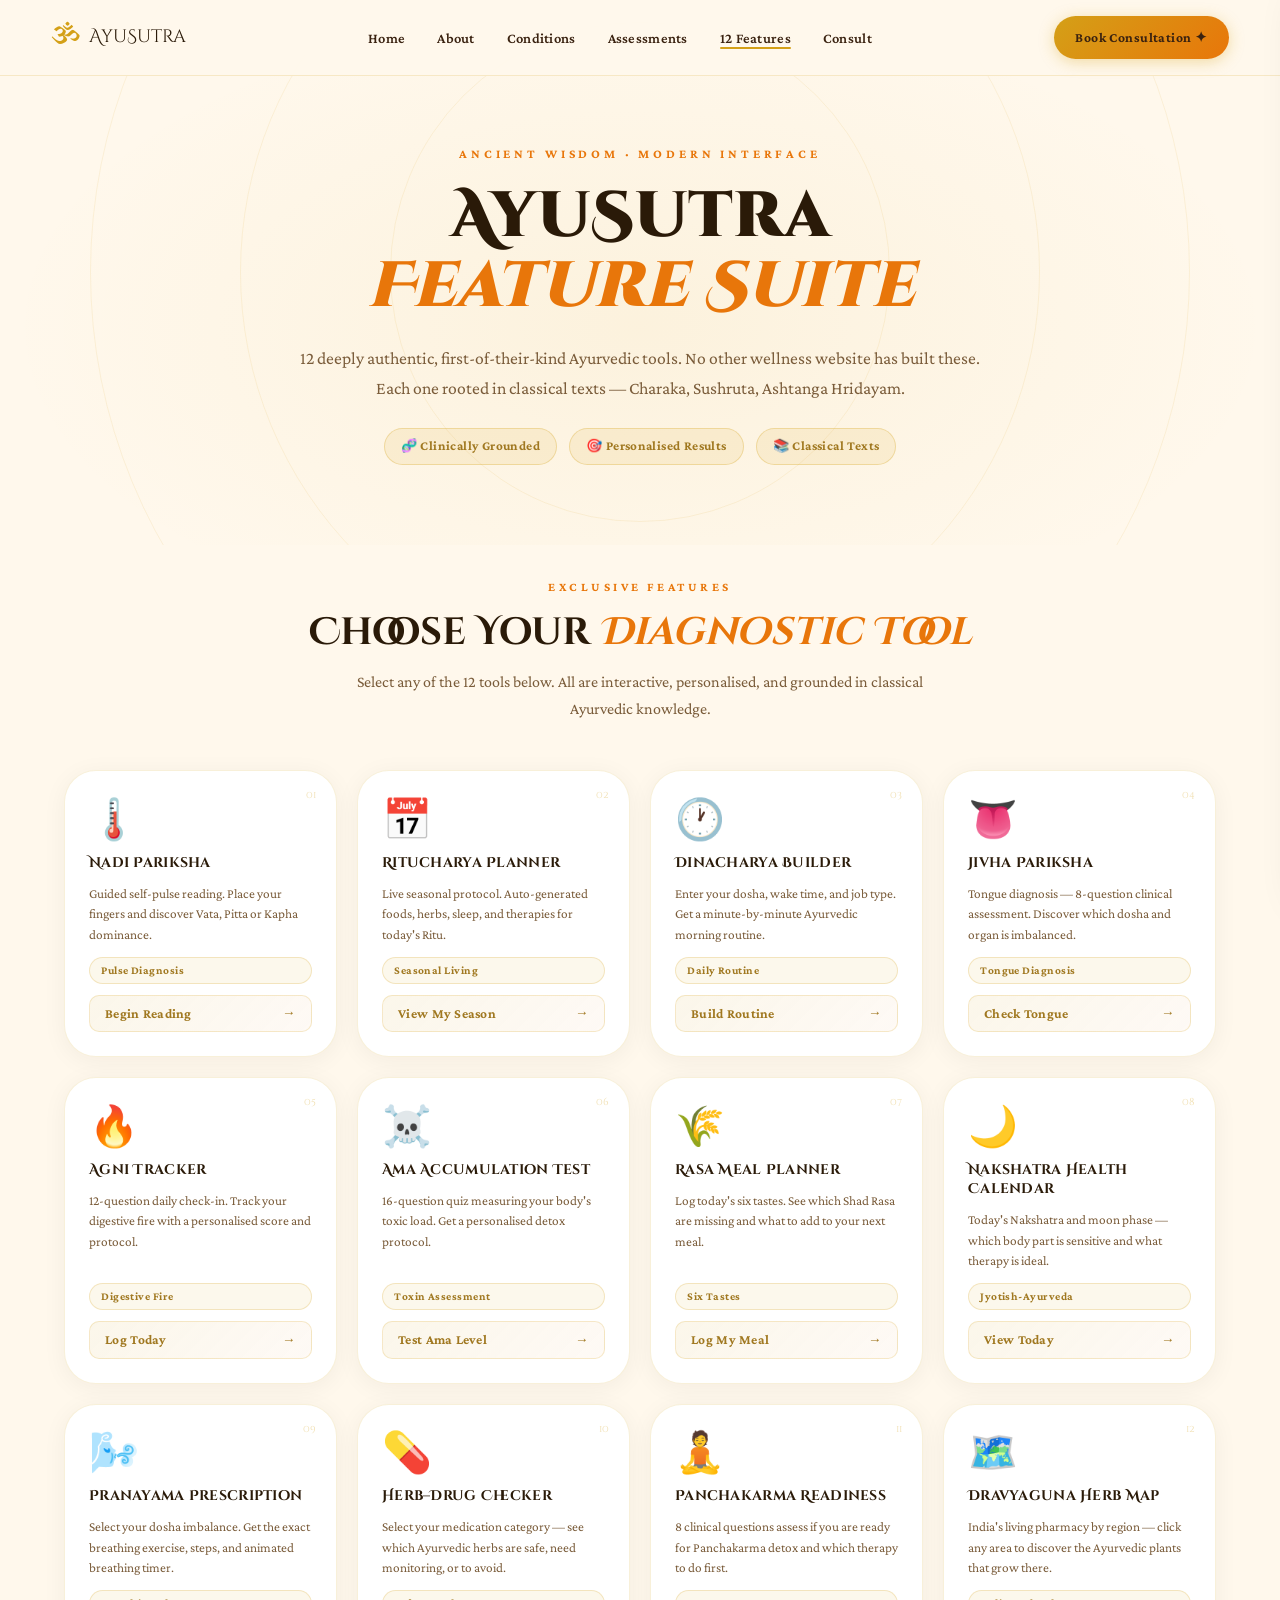
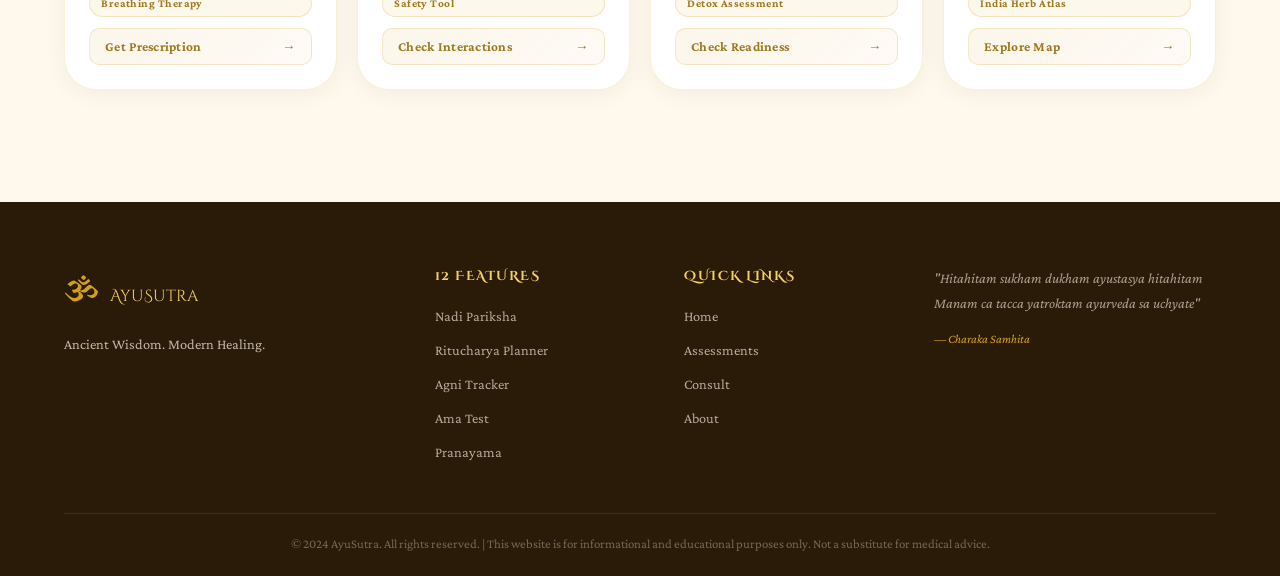
<file: templates/features.html>
<!DOCTYPE html>
<html lang="en">
<head>
  <meta charset="UTF-8">
  <meta name="viewport" content="width=device-width, initial-scale=1.0">
  <title>AyuSutra — 12 Unique Ayurvedic Diagnostic Tools</title>
  <meta name="description" content="12 deeply authentic Ayurvedic diagnostic tools — Nadi Pariksha, Ritucharya, Dinacharya, Jivha Pariksha, Agni Tracker, Ama Test, Rasa Planner, Nakshatra Calendar, Pranayama Prescription, Herb-Drug Checker, Panchakarma Readiness, and Dravyaguna Herb Map.">
  <link href="https://fonts.googleapis.com/css2?family=Cinzel+Decorative:wght@400;700;900&family=Crimson+Pro:ital,wght@0,300;0,400;0,600;1,300;1,400&family=Yatra+One&display=swap" rel="stylesheet">
  <link rel="stylesheet" href="/static/css/features.css?v=3">
</head>
<body>

<!-- ── MOBILE OVERLAY ──────────────────────────────────────── -->
<div class="mobile-nav-overlay" id="mobileOverlay"></div>

<!-- ── MOBILE DRAWER ──────────────────────────────────────── -->
<nav class="mobile-nav-drawer" id="mobileDrawer" aria-label="Mobile Navigation">
  <button class="mobile-nav-close" id="mobileClose" aria-label="Close menu">✕</button>
  <a href="/" class="mobile-nav-brand">
    <span class="brand-om">ॐ</span>
    <span>AyuSutra</span>
  </a>
  <ul class="mobile-nav-links">
    <li><a href="/">Home</a></li>
    <li><a href="/#about">About</a></li>
    <li><a href="/#conditions">Conditions</a></li>
    <li><a href="/assess">Assessments</a></li>
    <li><a href="/features" class="active-link">12 Features</a></li>
    <li><a href="/consult">Consult</a></li>
  </ul>
  <a href="/consult" class="mobile-nav-cta">Book Free Consultation ✦</a>
</nav>

<!-- ── NAVBAR ──────────────────────────────────────────────── -->
<nav class="navbar" id="navbar">
  <a href="/" class="brand">
    <span class="brand-om">ॐ</span>
    <span class="brand-name">AyuSutra</span>
  </a>
  <ul class="nav-links">
    <li><a href="/">Home</a></li>
    <li><a href="/#about">About</a></li>
    <li><a href="/#conditions">Conditions</a></li>
    <li><a href="/assess">Assessments</a></li>
    <li><a href="/features" class="active-link">12 Features</a></li>
    <li><a href="/consult">Consult</a></li>
  </ul>
  <a href="/consult" class="nav-cta">Book Consultation ✦</a>
  <button class="hamburger" id="hamburger" aria-label="Menu">
    <span></span><span></span><span></span>
  </button>
</nav>

<!-- ── HERO ────────────────────────────────────────────────── -->
<section class="hero" id="hubHero">
  <div class="ch-ring ch-ring-1"></div>
  <div class="ch-ring ch-ring-2"></div>
  <div class="ch-ring ch-ring-3"></div>
  <div class="hero-inner">
    <span class="hero-tag">Ancient Wisdom · Modern Interface</span>
    <h1 class="hero-title">AyuSutra <em>Feature Suite</em></h1>
    <p class="hero-sub">12 deeply authentic, first-of-their-kind Ayurvedic tools. No other wellness website has built these. Each one rooted in classical texts — Charaka, Sushruta, Ashtanga Hridayam.</p>
    <div class="hero-badges">
      <span class="hero-badge">🧬 Clinically Grounded</span>
      <span class="hero-badge">🎯 Personalised Results</span>
      <span class="hero-badge">📚 Classical Texts</span>
    </div>
  </div>
</section>

<!-- ── HUB GRID ─────────────────────────────────────────────── -->
<section class="hub-section" id="hubSection">
  <div class="hub-inner">
    <div class="section-label">Exclusive Features</div>
    <h2 class="section-title">Choose Your <em>Diagnostic Tool</em></h2>
    <p class="section-sub">Select any of the 12 tools below. All are interactive, personalised, and grounded in classical Ayurvedic knowledge.</p>

    <div class="hub-grid">

      <!-- 1. Nadi Pariksha -->
      <div class="hub-card" id="card-nadi" onclick="loadFeature('nadi')" role="button" tabindex="0">
        <div class="hub-card-glow"></div>
        <div class="hub-card-icon">🌡️</div>
        <span class="hub-card-num">01</span>
        <h3>Nadi Pariksha</h3>
        <p>Guided self-pulse reading. Place your fingers and discover Vata, Pitta or Kapha dominance.</p>
        <span class="hub-card-tag">Pulse Diagnosis</span>
        <button class="hub-btn" aria-label="Begin Nadi Pariksha">Begin Reading <span>→</span></button>
      </div>

      <!-- 2. Ritucharya -->
      <div class="hub-card" id="card-ritucharya" onclick="loadFeature('ritucharya')" role="button" tabindex="0">
        <div class="hub-card-glow"></div>
        <div class="hub-card-icon">📅</div>
        <span class="hub-card-num">02</span>
        <h3>Ritucharya Planner</h3>
        <p>Live seasonal protocol. Auto-generated foods, herbs, sleep, and therapies for today's Ritu.</p>
        <span class="hub-card-tag">Seasonal Living</span>
        <button class="hub-btn" aria-label="View My Season">View My Season <span>→</span></button>
      </div>

      <!-- 3. Dinacharya -->
      <div class="hub-card" id="card-dinacharya" onclick="loadFeature('dinacharya')" role="button" tabindex="0">
        <div class="hub-card-glow"></div>
        <div class="hub-card-icon">🕐</div>
        <span class="hub-card-num">03</span>
        <h3>Dinacharya Builder</h3>
        <p>Enter your dosha, wake time, and job type. Get a minute-by-minute Ayurvedic morning routine.</p>
        <span class="hub-card-tag">Daily Routine</span>
        <button class="hub-btn" aria-label="Build Routine">Build Routine <span>→</span></button>
      </div>

      <!-- 4. Jivha Pariksha -->
      <div class="hub-card" id="card-jivha" onclick="loadFeature('jivha')" role="button" tabindex="0">
        <div class="hub-card-glow"></div>
        <div class="hub-card-icon">👅</div>
        <span class="hub-card-num">04</span>
        <h3>Jivha Pariksha</h3>
        <p>Tongue diagnosis — 8-question clinical assessment. Discover which dosha and organ is imbalanced.</p>
        <span class="hub-card-tag">Tongue Diagnosis</span>
        <button class="hub-btn" aria-label="Check Tongue">Check Tongue <span>→</span></button>
      </div>

      <!-- 5. Agni Tracker -->
      <div class="hub-card" id="card-agni" onclick="loadFeature('agni')" role="button" tabindex="0">
        <div class="hub-card-glow"></div>
        <div class="hub-card-icon">🔥</div>
        <span class="hub-card-num">05</span>
        <h3>Agni Tracker</h3>
        <p>12-question daily check-in. Track your digestive fire with a personalised score and protocol.</p>
        <span class="hub-card-tag">Digestive Fire</span>
        <button class="hub-btn" aria-label="Log Today">Log Today <span>→</span></button>
      </div>

      <!-- 6. Ama Test -->
      <div class="hub-card" id="card-ama" onclick="loadFeature('ama')" role="button" tabindex="0">
        <div class="hub-card-glow"></div>
        <div class="hub-card-icon">☠️</div>
        <span class="hub-card-num">06</span>
        <h3>Ama Accumulation Test</h3>
        <p>16-question quiz measuring your body's toxic load. Get a personalised detox protocol.</p>
        <span class="hub-card-tag">Toxin Assessment</span>
        <button class="hub-btn" aria-label="Test Ama Level">Test Ama Level <span>→</span></button>
      </div>

      <!-- 7. Rasa Planner -->
      <div class="hub-card" id="card-rasa" onclick="loadFeature('rasa')" role="button" tabindex="0">
        <div class="hub-card-glow"></div>
        <div class="hub-card-icon">🌾</div>
        <span class="hub-card-num">07</span>
        <h3>Rasa Meal Planner</h3>
        <p>Log today's six tastes. See which Shad Rasa are missing and what to add to your next meal.</p>
        <span class="hub-card-tag">Six Tastes</span>
        <button class="hub-btn" aria-label="Log My Meal">Log My Meal <span>→</span></button>
      </div>

      <!-- 8. Nakshatra Health Calendar -->
      <div class="hub-card" id="card-nakshatra" onclick="loadFeature('nakshatra')" role="button" tabindex="0">
        <div class="hub-card-glow"></div>
        <div class="hub-card-icon">🌙</div>
        <span class="hub-card-num">08</span>
        <h3>Nakshatra Health Calendar</h3>
        <p>Today's Nakshatra and moon phase — which body part is sensitive and what therapy is ideal.</p>
        <span class="hub-card-tag">Jyotish-Ayurveda</span>
        <button class="hub-btn" aria-label="View Today">View Today <span>→</span></button>
      </div>

      <!-- 9. Pranayama Prescription -->
      <div class="hub-card" id="card-pranayama" onclick="loadFeature('pranayama')" role="button" tabindex="0">
        <div class="hub-card-glow"></div>
        <div class="hub-card-icon">🌬️</div>
        <span class="hub-card-num">09</span>
        <h3>Pranayama Prescription</h3>
        <p>Select your dosha imbalance. Get the exact breathing exercise, steps, and animated breathing timer.</p>
        <span class="hub-card-tag">Breathing Therapy</span>
        <button class="hub-btn" aria-label="Get Prescription">Get Prescription <span>→</span></button>
      </div>

      <!-- 10. Herb–Drug Checker -->
      <div class="hub-card" id="card-herbchecker" onclick="loadFeature('herbchecker')" role="button" tabindex="0">
        <div class="hub-card-glow"></div>
        <div class="hub-card-icon">💊</div>
        <span class="hub-card-num">10</span>
        <h3>Herb–Drug Checker</h3>
        <p>Select your medication category — see which Ayurvedic herbs are safe, need monitoring, or to avoid.</p>
        <span class="hub-card-tag">Safety Tool</span>
        <button class="hub-btn" aria-label="Check Interactions">Check Interactions <span>→</span></button>
      </div>

      <!-- 11. Panchakarma Readiness -->
      <div class="hub-card" id="card-panchakarma" onclick="loadFeature('panchakarma')" role="button" tabindex="0">
        <div class="hub-card-glow"></div>
        <div class="hub-card-icon">🧘</div>
        <span class="hub-card-num">11</span>
        <h3>Panchakarma Readiness</h3>
        <p>8 clinical questions assess if you are ready for Panchakarma detox and which therapy to do first.</p>
        <span class="hub-card-tag">Detox Assessment</span>
        <button class="hub-btn" aria-label="Check Readiness">Check Readiness <span>→</span></button>
      </div>

      <!-- 12. Dravyaguna Herb Map -->
      <div class="hub-card" id="card-herbmap" onclick="loadFeature('herbmap')" role="button" tabindex="0">
        <div class="hub-card-glow"></div>
        <div class="hub-card-icon">🗺️</div>
        <span class="hub-card-num">12</span>
        <h3>Dravyaguna Herb Map</h3>
        <p>India's living pharmacy by region — click any area to discover the Ayurvedic plants that grow there.</p>
        <span class="hub-card-tag">India Herb Atlas</span>
        <button class="hub-btn" aria-label="Explore Map">Explore Map <span>→</span></button>
      </div>

    </div><!-- end .hub-grid -->
  </div><!-- end .hub-inner -->
</section>

<!-- ── FEATURE PANEL ─────────────────────────────────────── -->
<section class="test-panel" id="testPanel">
  <div class="test-panel-inner">
    <button class="back-btn" id="backBtn" onclick="showHub()">← Back to All Features</button>
    <div id="testContainer"></div>
  </div>
</section>

<!-- ── FOOTER ────────────────────────────────────────────── -->
<footer class="feat-footer">
  <div class="feat-footer-inner">
    <div class="feat-footer-brand">
      <span class="brand-om">ॐ</span>
      <span class="brand-name">AyuSutra</span>
      <p>Ancient Wisdom. Modern Healing.</p>
    </div>
    <div class="feat-footer-links">
      <strong>12 Features</strong>
      <a href="#" onclick="loadFeature('nadi');return false;">Nadi Pariksha</a>
      <a href="#" onclick="loadFeature('ritucharya');return false;">Ritucharya Planner</a>
      <a href="#" onclick="loadFeature('agni');return false;">Agni Tracker</a>
      <a href="#" onclick="loadFeature('ama');return false;">Ama Test</a>
      <a href="#" onclick="loadFeature('pranayama');return false;">Pranayama</a>
    </div>
    <div class="feat-footer-links">
      <strong>Quick Links</strong>
      <a href="/">Home</a>
      <a href="/assess">Assessments</a>
      <a href="/consult">Consult</a>
      <a href="/#about">About</a>
    </div>
    <div class="feat-footer-quote">
      <blockquote>"Hitahitam sukham dukham ayustasya hitahitam<br>Manam ca tacca yatroktam ayurveda sa uchyate"</blockquote>
      <cite>— Charaka Samhita</cite>
    </div>
  </div>
  <div class="feat-footer-bottom">
    <p>© 2024 AyuSutra. All rights reserved. | This website is for informational and educational purposes only. Not a substitute for medical advice.</p>
  </div>
</footer>

<!-- ── JAVASCRIPT ────────────────────────────────────────── -->
<script src="/static/js/features.js?v=2"></script>

</body>
</html>
</file>
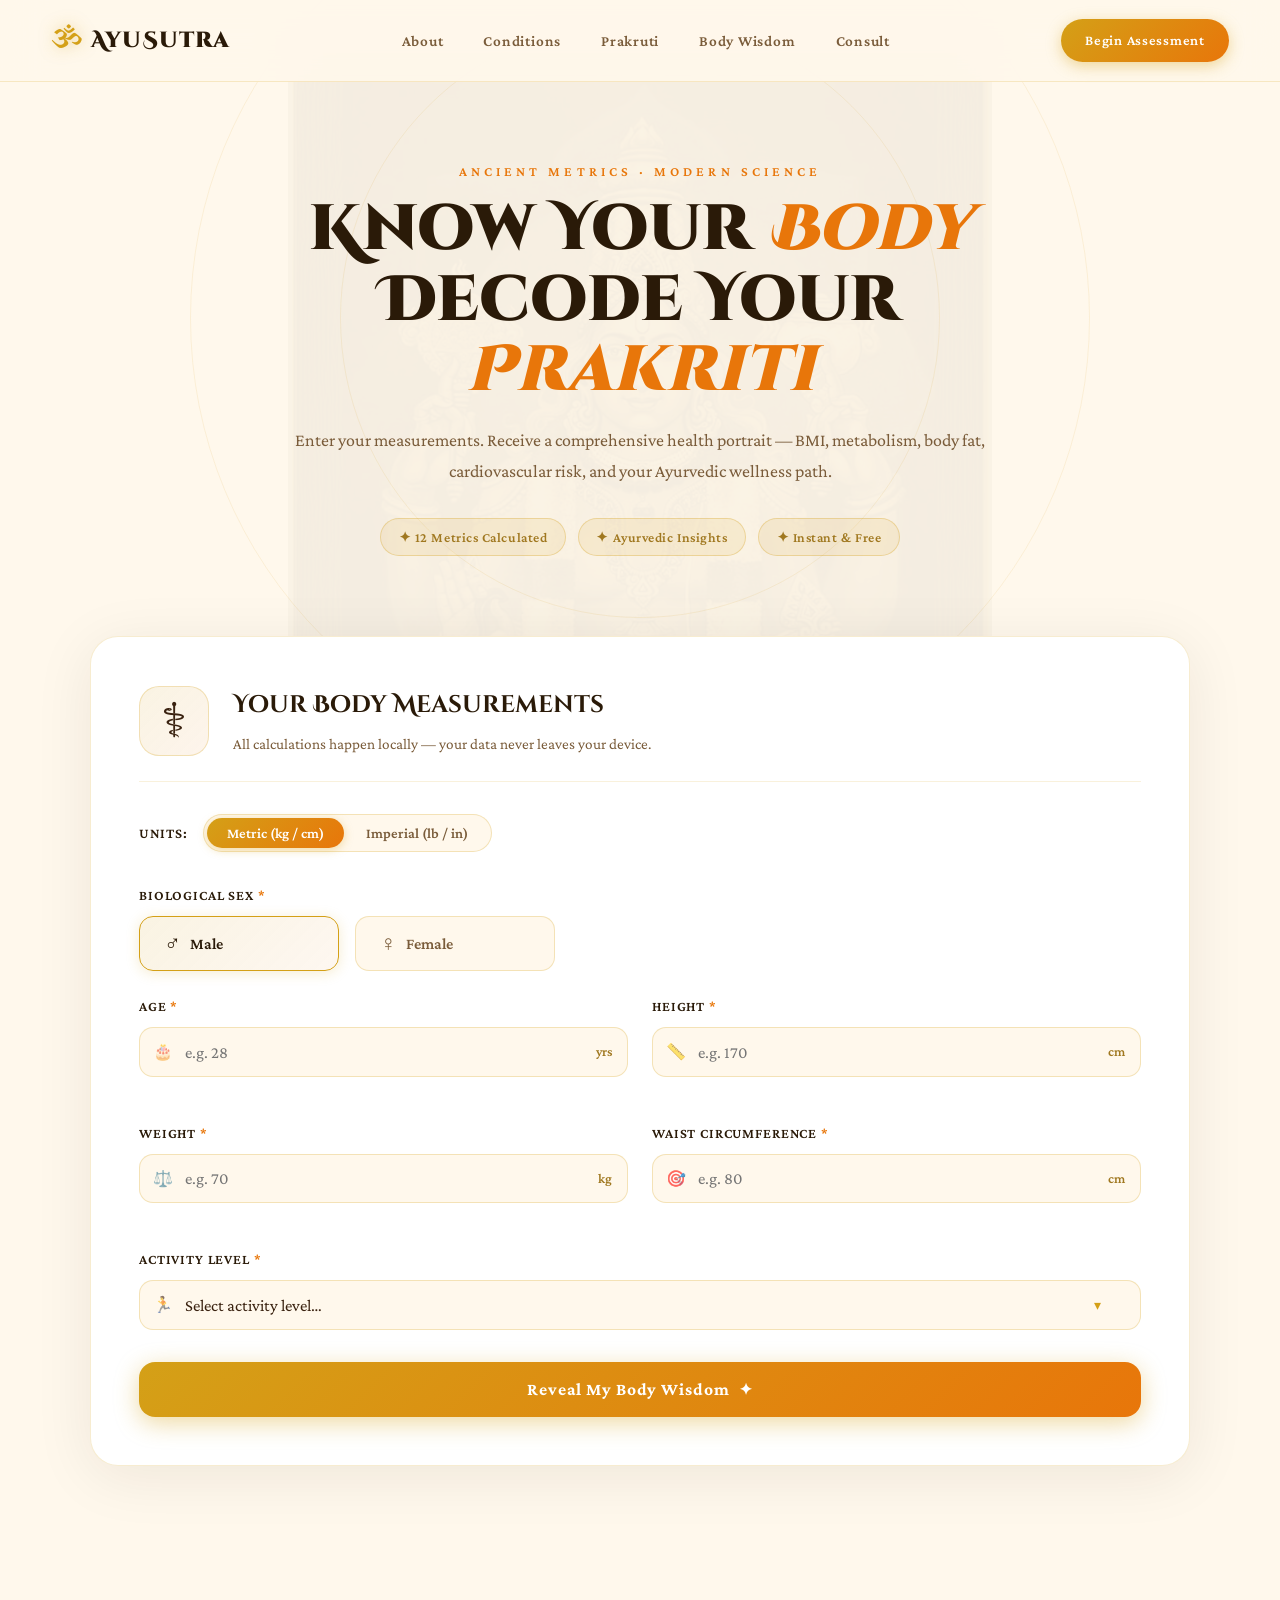
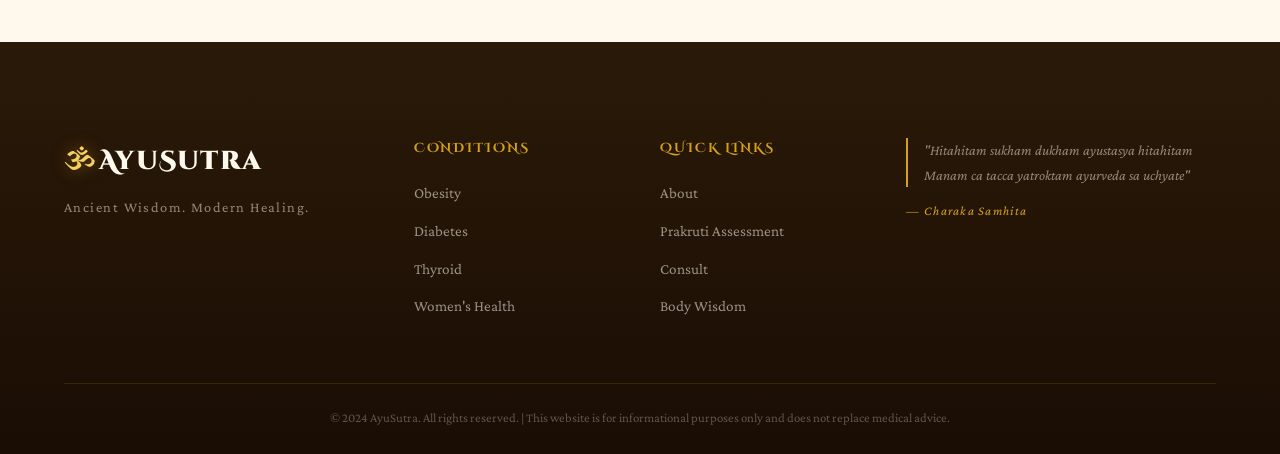
<file: templates/health.html>
<!DOCTYPE html>
<html lang="en">
<head>
  <meta charset="UTF-8" />
  <meta name="viewport" content="width=device-width, initial-scale=1.0"/>
  <title>Body Wisdom Calculator — AyuSutra</title>
  <link rel="stylesheet" href="/static/css/style.css" />
  <link rel="stylesheet" href="/static/css/health.css" />
  <link href="https://fonts.googleapis.com/css2?family=Cinzel+Decorative:wght@400;700;900&family=Crimson+Pro:ital,wght@0,300;0,400;0,600;1,300;1,400&family=Yatra+One&display=swap" rel="stylesheet"/>
</head>
<body>

  <div class="watermark-bg" aria-hidden="true"></div>
  <canvas id="particles" aria-hidden="true"></canvas>
  <div class="cursor-glow" id="cursorGlow"></div>

  <!-- NAVBAR -->
  <nav class="navbar" id="navbar">
    <a href="/" class="nav-brand">
      <span class="brand-om">ॐ</span>
      <span class="brand-name">AyuSutra</span>
    </a>
    <ul class="nav-links">
      <li><a href="/#about">About</a></li>
      <li><a href="/#conditions">Conditions</a></li>
      <li><a href="/#prakruti">Prakruti</a></li>
      <li><a href="/body-wisdom" style="color:var(--saffron)">Body Wisdom</a></li>
      <li><a href="/consult">Consult</a></li>
    </ul>
    <a href="/consult" class="nav-cta">Begin Assessment</a>
    <button class="hamburger" id="hamburger" aria-label="Menu">
      <span></span><span></span><span></span>
    </button>
  </nav>

  <!-- HERO -->
  <section class="health-hero">
    <div class="health-hero-inner">
      <p class="section-tag centered">Ancient Metrics · Modern Science</p>
      <h1 class="health-hero-title">
        Know Your <em>Body</em><br/>Decode Your <em>Prakriti</em>
      </h1>
      <p class="health-hero-sub">
        Enter your measurements. Receive a comprehensive health portrait —
        BMI, metabolism, body fat, cardiovascular risk, and your Ayurvedic wellness path.
      </p>
      <div class="health-trust-row">
        <span class="trust-badge">✦ 12 Metrics Calculated</span>
        <span class="trust-badge">✦ Ayurvedic Insights</span>
        <span class="trust-badge">✦ Instant & Free</span>
      </div>
    </div>
    <div class="ch-ring ch-ring-1"></div>
    <div class="ch-ring ch-ring-2"></div>
  </section>

  <!-- MAIN CALCULATOR -->
  <section class="health-main">
    <div class="health-main-inner">

      <!-- INPUT FORM CARD -->
      <div class="calc-input-card" id="calcInputCard">
        <div class="calc-input-header">
          <span class="calc-header-icon">⚕</span>
          <div>
            <h2>Your Body Measurements</h2>
            <p>All calculations happen locally — your data never leaves your device.</p>
          </div>
        </div>

        <!-- UNIT TOGGLE -->
        <div class="unit-toggle-row">
          <span class="unit-label">Units:</span>
          <div class="unit-toggle" id="unitToggle">
            <button class="unit-btn active" data-unit="metric">Metric (kg / cm)</button>
            <button class="unit-btn" data-unit="imperial">Imperial (lb / in)</button>
          </div>
        </div>

        <div class="calc-fields">
          <!-- Gender -->
          <div class="calc-field-group full-width">
            <label>Biological Sex <span class="req">*</span></label>
            <div class="gender-selector" id="genderSelector">
              <button type="button" class="gender-btn selected" data-val="male">
                <span class="g-icon">♂</span>
                <span>Male</span>
              </button>
              <button type="button" class="gender-btn" data-val="female">
                <span class="g-icon">♀</span>
                <span>Female</span>
              </button>
            </div>
          </div>

          <!-- Age -->
          <div class="calc-field-group">
            <label for="cAge">Age <span class="req">*</span></label>
            <div class="input-wrap">
              <span class="input-icon">🎂</span>
              <input type="number" id="cAge" placeholder="e.g. 28" min="10" max="100" />
              <span class="input-unit">yrs</span>
            </div>
            <span class="field-err" id="err-age"></span>
          </div>

          <!-- Height -->
          <div class="calc-field-group">
            <label for="cHeight">Height <span class="req">*</span></label>
            <div class="input-wrap">
              <span class="input-icon">📏</span>
              <input type="number" id="cHeight" placeholder="e.g. 170" min="100" max="250" step="0.1" />
              <span class="input-unit" id="heightUnit">cm</span>
            </div>
            <span class="field-err" id="err-height"></span>
          </div>

          <!-- Weight -->
          <div class="calc-field-group">
            <label for="cWeight">Weight <span class="req">*</span></label>
            <div class="input-wrap">
              <span class="input-icon">⚖️</span>
              <input type="number" id="cWeight" placeholder="e.g. 70" min="20" max="300" step="0.1" />
              <span class="input-unit" id="weightUnit">kg</span>
            </div>
            <span class="field-err" id="err-weight"></span>
          </div>

          <!-- Waist -->
          <div class="calc-field-group">
            <label for="cWaist">Waist Circumference <span class="req">*</span></label>
            <div class="input-wrap">
              <span class="input-icon">🎯</span>
              <input type="number" id="cWaist" placeholder="e.g. 80" min="40" max="200" step="0.1" />
              <span class="input-unit" id="waistUnit">cm</span>
            </div>
            <span class="field-err" id="err-waist"></span>
          </div>

          <!-- Activity Level -->
          <div class="calc-field-group full-width">
            <label for="cActivity">Activity Level <span class="req">*</span></label>
            <div class="input-wrap select-wrap">
              <span class="input-icon">🏃</span>
              <select id="cActivity">
                <option value="">Select activity level…</option>
                <option value="1.2">Sedentary (desk job, little/no exercise)</option>
                <option value="1.375">Lightly Active (1–3 days/week exercise)</option>
                <option value="1.55">Moderately Active (3–5 days/week)</option>
                <option value="1.725">Very Active (6–7 days/week)</option>
                <option value="1.9">Extremely Active (athlete / physical job)</option>
              </select>
            </div>
          </div>
        </div>

        <button class="btn btn-primary calc-submit-btn" id="calcBtn" type="button">
          <span>Reveal My Body Wisdom</span>
          <span class="btn-sparkle">✦</span>
        </button>
      </div>

      <!-- RESULTS SECTION -->
      <div class="calc-results" id="calcResults" style="display:none">

        <!-- SCORE OVERVIEW -->
        <div class="results-overview">
          <div class="overview-header">
            <div class="overview-mandala">☸</div>
            <div>
              <h2 id="overviewName">Your Health Portrait</h2>
              <p id="overviewCategory" class="overview-cat"></p>
            </div>
            <button class="recalc-btn" id="recalcBtn">↺ Recalculate</button>
          </div>
          <!-- Risk Meter -->
          <div class="risk-meter-wrap">
            <div class="risk-meter">
              <div class="risk-track">
                <div class="risk-fill" id="riskFill"></div>
                <div class="risk-needle" id="riskNeedle"></div>
              </div>
              <div class="risk-labels">
                <span>Low Risk</span>
                <span>Moderate</span>
                <span>High Risk</span>
              </div>
            </div>
            <div class="risk-score-badge" id="riskBadge">
              <span class="rs-num" id="riskNum">--</span>
              <span class="rs-label">Risk Score</span>
            </div>
          </div>
        </div>

        <!-- METRIC CARDS GRID -->
        <div class="metrics-grid">

          <!-- BMI -->
          <div class="metric-card" data-reveal="0">
            <div class="mc-icon">⚖️</div>
            <div class="mc-content">
              <span class="mc-label">BMI</span>
              <span class="mc-value" id="resBMI">--</span>
              <span class="mc-unit">kg/m²</span>
              <span class="mc-tag" id="resBMITag"></span>
            </div>
            <div class="mc-bar-wrap">
              <div class="mc-bar"><div class="mc-bar-fill" id="bmiFill"></div></div>
              <div class="mc-bar-labels"><span>15</span><span>25</span><span>35</span><span>40+</span></div>
            </div>
            <p class="mc-insight" id="bmiInsight"></p>
          </div>

          <!-- BMR -->
          <div class="metric-card" data-reveal="1">
            <div class="mc-icon">🔥</div>
            <div class="mc-content">
              <span class="mc-label">Basal Metabolic Rate</span>
              <span class="mc-value" id="resBMR">--</span>
              <span class="mc-unit">kcal/day</span>
              <span class="mc-tag normal-tag">Resting Energy</span>
            </div>
            <p class="mc-insight" id="bmrInsight"></p>
          </div>

          <!-- TDEE -->
          <div class="metric-card" data-reveal="2">
            <div class="mc-icon">⚡</div>
            <div class="mc-content">
              <span class="mc-label">Total Daily Energy</span>
              <span class="mc-value" id="resTDEE">--</span>
              <span class="mc-unit">kcal/day</span>
              <span class="mc-tag normal-tag">Active Expenditure</span>
            </div>
            <p class="mc-insight" id="tdeeInsight"></p>
          </div>

          <!-- Body Fat % -->
          <div class="metric-card" data-reveal="3">
            <div class="mc-icon">💪</div>
            <div class="mc-content">
              <span class="mc-label">Body Fat %</span>
              <span class="mc-value" id="resBF">--</span>
              <span class="mc-unit">%</span>
              <span class="mc-tag" id="resBFTag"></span>
            </div>
            <div class="donut-wrap">
              <svg class="donut-chart" viewBox="0 0 80 80">
                <circle cx="40" cy="40" r="30" fill="none" stroke="rgba(212,160,23,0.15)" stroke-width="10"/>
                <circle cx="40" cy="40" r="30" fill="none" stroke="var(--gold)" stroke-width="10"
                  stroke-dasharray="188.5" stroke-dashoffset="188.5" id="bfDonut"
                  stroke-linecap="round" transform="rotate(-90 40 40)"/>
              </svg>
              <span class="donut-label" id="bfDonutLabel">--%</span>
            </div>
            <p class="mc-insight" id="bfInsight"></p>
          </div>

          <!-- Waist-to-Height Ratio -->
          <div class="metric-card" data-reveal="4">
            <div class="mc-icon">📐</div>
            <div class="mc-content">
              <span class="mc-label">Waist-to-Height Ratio</span>
              <span class="mc-value" id="resWHtR">--</span>
              <span class="mc-unit">ratio</span>
              <span class="mc-tag" id="resWHtRTag"></span>
            </div>
            <p class="mc-insight" id="whtrInsight"></p>
          </div>

          <!-- Ideal Weight -->
          <div class="metric-card" data-reveal="5">
            <div class="mc-icon">🎯</div>
            <div class="mc-content">
              <span class="mc-label">Ideal Body Weight</span>
              <span class="mc-value" id="resIBW">--</span>
              <span class="mc-unit">kg</span>
              <span class="mc-tag normal-tag">Devine Formula</span>
            </div>
            <p class="mc-insight" id="ibwInsight"></p>
          </div>

          <!-- Lean Body Mass -->
          <div class="metric-card" data-reveal="6">
            <div class="mc-icon">🏋️</div>
            <div class="mc-content">
              <span class="mc-label">Lean Body Mass</span>
              <span class="mc-value" id="resLBM">--</span>
              <span class="mc-unit">kg</span>
              <span class="mc-tag normal-tag">Muscle + Bone</span>
            </div>
            <p class="mc-insight" id="lbmInsight"></p>
          </div>

          <!-- Body Surface Area -->
          <div class="metric-card" data-reveal="7">
            <div class="mc-icon">🔬</div>
            <div class="mc-content">
              <span class="mc-label">Body Surface Area</span>
              <span class="mc-value" id="resBSA">--</span>
              <span class="mc-unit">m²</span>
              <span class="mc-tag normal-tag">Du Bois Formula</span>
            </div>
            <p class="mc-insight" id="bsaInsight"></p>
          </div>

          <!-- Fat Distribution -->
          <div class="metric-card" data-reveal="8">
            <div class="mc-icon">🍎</div>
            <div class="mc-content">
              <span class="mc-label">Fat Distribution</span>
              <span class="mc-value" id="resFatDist" style="font-size:1.5rem">--</span>
              <span class="mc-unit">body shape</span>
              <span class="mc-tag" id="resFatDistTag"></span>
            </div>
            <p class="mc-insight" id="fatDistInsight"></p>
          </div>

          <!-- Fitness Category -->
          <div class="metric-card" data-reveal="9">
            <div class="mc-icon">🏆</div>
            <div class="mc-content">
              <span class="mc-label">Fitness Category</span>
              <span class="mc-value" id="resFitCat" style="font-size:1.3rem">--</span>
              <span class="mc-unit">classification</span>
              <span class="mc-tag" id="resFitCatTag"></span>
            </div>
            <p class="mc-insight" id="fitCatInsight"></p>
          </div>

          <!-- Calorie Targets -->
          <div class="metric-card metric-card-wide" data-reveal="10">
            <div class="mc-icon">🍽️</div>
            <div class="mc-content">
              <span class="mc-label">Calorie Planning</span>
              <span class="mc-tag normal-tag">Daily Targets</span>
            </div>
            <div class="calorie-trio">
              <div class="cal-item">
                <span class="cal-val" id="calLose">--</span>
                <span class="cal-label">Weight Loss</span>
                <span class="cal-sub">500 kcal deficit</span>
              </div>
              <div class="cal-item cal-item-main">
                <span class="cal-val" id="calMaintain">--</span>
                <span class="cal-label">Maintain</span>
                <span class="cal-sub">Your TDEE</span>
              </div>
              <div class="cal-item">
                <span class="cal-val" id="calGain">--</span>
                <span class="cal-label">Weight Gain</span>
                <span class="cal-sub">500 kcal surplus</span>
              </div>
            </div>
          </div>

        </div>

        <!-- AYURVEDIC INSIGHTS SECTION -->
        <div class="ayur-insights-section">
          <div class="ayur-header">
            <span class="ayur-om">ॐ</span>
            <div>
              <h3>Ayurvedic Perspective</h3>
              <p>Ancient wisdom meeting your numbers</p>
            </div>
          </div>
          <div class="ayur-cards" id="ayurCards">
            <!-- filled by JS -->
          </div>
        </div>

        <!-- HEALTH SUGGESTIONS -->
        <div class="suggestions-section">
          <div class="sug-header">
            <span>🌿</span>
            <h3>Personalised Health Suggestions</h3>
          </div>
          <div class="sug-grid" id="sugGrid">
            <!-- filled by JS -->
          </div>
        </div>

      </div>
    </div>
  </section>

  <!-- FOOTER -->
  <footer class="footer">
    <div class="footer-inner">
      <div class="footer-brand">
        <span class="brand-om">ॐ</span>
        <span class="brand-name">AyuSutra</span>
        <p>Ancient Wisdom. Modern Healing.</p>
      </div>
      <div class="footer-links">
        <strong>Conditions</strong>
        <a href="/#conditions">Obesity</a>
        <a href="/#conditions">Diabetes</a>
        <a href="/#conditions">Thyroid</a>
        <a href="/#conditions">Women's Health</a>
      </div>
      <div class="footer-links">
        <strong>Quick Links</strong>
        <a href="/#about">About</a>
        <a href="/#prakruti">Prakruti Assessment</a>
        <a href="/consult">Consult</a>
        <a href="/body-wisdom">Body Wisdom</a>
      </div>
      <div class="footer-quote">
        <blockquote>
          "Hitahitam sukham dukham ayustasya hitahitam<br/>
          Manam ca tacca yatroktam ayurveda sa uchyate"
        </blockquote>
        <cite>— Charaka Samhita</cite>
      </div>
    </div>
    <div class="footer-bottom">
      <p>© 2024 AyuSutra. All rights reserved. | This website is for informational purposes only and does not replace medical advice.</p>
    </div>
  </footer>

  <script src="/static/js/script.js"></script>
  <script src="/static/js/health.js"></script>
</body>
</html>
</file>
<file: static/css/style.css>
/* ============================================================
   AyuSutra — Premium Ayurvedic Website
   Color Palette: Deep Saffron · Sacred Gold · Ivory · Forest Green
   ============================================================ */

@import url('https://fonts.googleapis.com/css2?family=Cinzel+Decorative:wght@400;700;900&family=Crimson+Pro:ital,wght@0,300;0,400;0,600;1,300;1,400&family=Yatra+One&display=swap');

/* ── VARIABLES ────────────────────────────────────────────── */
:root {
  --gold:        #D4A017;
  --gold-light:  #F5D060;
  --gold-deep:   #A07820;
  --saffron:     #E8760A;
  --saffron-lt:  #F4A233;
  --cream:       #FFF8EC;
  --cream-dark:  #F5EDD8;
  --brown-dark:  #2A1A08;
  --brown-mid:   #3D2510;
  --green:       #2D5E2E;
  --green-light: #4A8C4B;
  --red-indian:  #8B1A1A;
  --text-body:   #3A2210;
  --text-muted:  #7A5C3A;
  --white:       #FFFFFF;
  --shadow-gold: 0 8px 40px rgba(212,160,23,0.35);
  --shadow-deep: 0 20px 60px rgba(42,26,8,0.4);
  --font-display: 'Cinzel Decorative', serif;
  --font-body:    'Crimson Pro', serif;
  --font-hindi:   'Yatra One', serif;
  --radius:       16px;
  --radius-lg:    28px;
}

/* ── RESET & BASE ─────────────────────────────────────────── */
*, *::before, *::after { box-sizing: border-box; margin: 0; padding: 0; }

html { scroll-behavior: smooth; font-size: 16px; }

body {
  background: var(--cream);
  color: var(--text-body);
  font-family: var(--font-body);
  font-size: 1.1rem;
  line-height: 1.7;
  overflow-x: hidden;
  cursor: url("data:image/svg+xml,%3Csvg xmlns='http://www.w3.org/2000/svg' width='24' height='24' viewBox='0 0 24 24'%3E%3Cpath d='M4 2l16 9-7 2-3 7z' fill='%23D4A017' stroke='%23A07820' stroke-width='1.2'/%3E%3C/svg%3E") 4 2, auto;
}

/* ── CUSTOM CURSOR RING ───────────────────────────────────── */
/* Shows a soft gold ring that trails the cursor */
.cursor-glow {
  width: 36px; height: 36px;
  border-radius: 50%;
  border: 2px solid rgba(212,160,23,0.7);
  background: rgba(212,160,23,0.06);
  position: fixed;
  pointer-events: none;
  z-index: 9999;
  transform: translate(-50%,-50%);
  transition: width 0.25s ease, height 0.25s ease, border-color 0.25s ease, background 0.25s ease;
  backdrop-filter: blur(1px);
}
.cursor-glow.hovering {
  width: 56px; height: 56px;
  border-color: rgba(212,160,23,1);
  background: rgba(212,160,23,0.12);
}

/* ── WATERMARK BG ─────────────────────────────────────────── */
.watermark-bg {
  position: fixed;
  inset: 0;
  background-image: url('../img/dhanvantri.jpg');
  background-size: 55%;
  background-repeat: no-repeat;
  background-position: center center;
  opacity: 0.045;
  filter: sepia(100%) saturate(200%) brightness(0.5);
  pointer-events: none;
  z-index: 0;
}

/* ── PARTICLES CANVAS ─────────────────────────────────────── */
#particles {
  position: fixed;
  inset: 0;
  pointer-events: none;
  z-index: 1;
}

/* ── SCROLLBAR ────────────────────────────────────────────── */
::-webkit-scrollbar { width: 6px; }
::-webkit-scrollbar-track { background: var(--cream-dark); }
::-webkit-scrollbar-thumb { background: var(--gold); border-radius: 3px; }

/* ── TYPOGRAPHY HELPERS ───────────────────────────────────── */
.section-tag {
  font-family: var(--font-body);
  font-size: 0.85rem;
  font-weight: 600;
  letter-spacing: 0.3em;
  text-transform: uppercase;
  color: var(--saffron);
  display: block;
  margin-bottom: 0.75rem;
}
.section-tag.centered { text-align: center; }
.section-tag.light { color: var(--gold-light); }

.section-title {
  font-family: var(--font-display);
  font-size: clamp(1.8rem, 3.5vw, 3rem);
  font-weight: 700;
  color: var(--brown-dark);
  line-height: 1.2;
  margin-bottom: 1.5rem;
}
.section-title em { color: var(--saffron); font-style: italic; }
.section-title.centered { text-align: center; }
.section-title.light { color: var(--cream); }
.section-title.light em { color: var(--gold-light); }

/* ── NAVBAR ───────────────────────────────────────────────── */
.navbar {
  position: fixed;
  top: 0; left: 0; right: 0;
  z-index: 1000;
  display: flex;
  align-items: center;
  justify-content: space-between;
  padding: 1rem 4%;
  background: rgba(255,248,236,0.9);
  backdrop-filter: blur(20px);
  -webkit-backdrop-filter: blur(20px);
  border-bottom: 1px solid rgba(212,160,23,0.2);
  transition: all 0.3s;
}
.navbar.scrolled {
  padding: 0.6rem 4%;
  box-shadow: 0 4px 30px rgba(42,26,8,0.12);
}

.nav-brand {
  display: flex;
  align-items: center;
  gap: 0.5rem;
  text-decoration: none;
  color: inherit;
}
.brand-om {
  font-family: var(--font-hindi);
  font-size: 1.8rem;
  color: var(--gold);
  text-shadow: 0 0 15px rgba(212,160,23,0.5);
  animation: omPulse 3s ease-in-out infinite;
}
@keyframes omPulse {
  0%,100% { text-shadow: 0 0 15px rgba(212,160,23,0.5); }
  50%      { text-shadow: 0 0 30px rgba(212,160,23,0.9), 0 0 50px rgba(212,160,23,0.4); }
}
.brand-name {
  font-family: var(--font-display);
  font-size: 1.4rem;
  font-weight: 900;
  color: var(--brown-dark);
  letter-spacing: 0.05em;
}

.nav-links {
  display: flex;
  list-style: none;
  gap: 2.5rem;
}
.nav-links a {
  text-decoration: none;
  font-family: var(--font-body);
  font-weight: 600;
  font-size: 0.95rem;
  letter-spacing: 0.05em;
  color: var(--text-muted);
  transition: color 0.2s;
  position: relative;
}
.nav-links a::after {
  content: '';
  position: absolute;
  bottom: -4px; left: 0;
  width: 0; height: 2px;
  background: var(--gold);
  transition: width 0.3s;
}
.nav-links a:hover { color: var(--saffron); }
.nav-links a:hover::after { width: 100%; }

.nav-cta {
  padding: 0.55rem 1.5rem;
  background: linear-gradient(135deg, var(--gold), var(--saffron));
  color: var(--white);
  text-decoration: none;
  border-radius: 50px;
  font-family: var(--font-body);
  font-weight: 600;
  font-size: 0.9rem;
  letter-spacing: 0.05em;
  transition: transform 0.2s, box-shadow 0.2s;
  box-shadow: 0 4px 15px rgba(212,160,23,0.4);
}
.nav-cta:hover {
  transform: translateY(-2px);
  box-shadow: 0 8px 25px rgba(212,160,23,0.5);
}

.hamburger {
  display: none;
  flex-direction: column;
  gap: 5px;
  background: none;
  border: none;
  cursor: pointer;
  padding: 4px;
}
.hamburger span {
  display: block;
  width: 24px; height: 2px;
  background: var(--brown-dark);
  border-radius: 2px;
  transition: all 0.3s;
}

/* ── HERO ─────────────────────────────────────────────────── */
.hero {
  min-height: 100vh;
  display: grid;
  grid-template-columns: 1fr 1fr;
  align-items: center;
  padding: 10rem 5% 4rem;
  gap: 3rem;
  position: relative;
  z-index: 2;
  overflow: hidden;
}
.hero::before {
  content: '';
  position: absolute;
  top: -20%; right: -10%;
  width: 70vw; height: 70vw;
  border-radius: 50%;
  background: radial-gradient(circle, rgba(212,160,23,0.12) 0%, transparent 70%);
  pointer-events: none;
}

.hero-eyebrow {
  font-family: var(--font-body);
  font-size: 0.9rem;
  letter-spacing: 0.25em;
  text-transform: uppercase;
  color: var(--saffron);
  margin-bottom: 1rem;
  opacity: 0;
  transform: translateY(20px);
  animation: fadeUp 0.8s 0.2s ease forwards;
}
.hero-title {
  font-family: var(--font-display);
  font-size: clamp(3rem, 6vw, 5.5rem);
  font-weight: 900;
  line-height: 1.05;
  margin-bottom: 1.5rem;
  color: var(--brown-dark);
}
.title-line {
  display: block;
  opacity: 0;
  transform: translateY(30px);
  animation: fadeUp 0.8s ease forwards;
}
.title-line:nth-child(1) { animation-delay: 0.4s; }
.title-line:nth-child(2) { animation-delay: 0.6s; }
.title-line.gold { color: var(--gold); -webkit-text-stroke: 1px var(--gold-deep); }

.hero-subtitle {
  font-size: 1.15rem;
  color: var(--text-muted);
  max-width: 480px;
  margin-bottom: 2.5rem;
  opacity: 0;
  animation: fadeUp 0.8s 0.8s ease forwards;
}

.hero-actions {
  display: flex;
  gap: 1.25rem;
  flex-wrap: wrap;
  margin-bottom: 3rem;
  opacity: 0;
  animation: fadeUp 0.8s 1s ease forwards;
}

/* ── BUTTONS ──────────────────────────────────────────────── */
.btn {
  display: inline-flex;
  align-items: center;
  gap: 0.6rem;
  padding: 0.85rem 2rem;
  border-radius: 50px;
  font-family: var(--font-body);
  font-weight: 600;
  font-size: 1rem;
  text-decoration: none;
  transition: all 0.3s;
  cursor: pointer;
  border: none;
  letter-spacing: 0.03em;
}
.btn svg { width: 18px; height: 18px; transition: transform 0.3s; }
.btn:hover svg { transform: translateX(4px); }

.btn-primary {
  background: linear-gradient(135deg, var(--gold) 0%, var(--saffron) 100%);
  color: var(--white);
  box-shadow: 0 6px 25px rgba(212,160,23,0.45);
}
.btn-primary:hover {
  transform: translateY(-3px);
  box-shadow: 0 12px 35px rgba(212,160,23,0.55);
}
.btn-ghost {
  background: transparent;
  color: var(--saffron);
  border: 2px solid var(--gold);
}
.btn-ghost:hover {
  background: var(--gold);
  color: var(--white);
  transform: translateY(-3px);
}
.btn-gold {
  background: linear-gradient(135deg, var(--gold-light), var(--gold), var(--saffron));
  color: var(--brown-dark);
  font-weight: 700;
  box-shadow: 0 8px 30px rgba(212,160,23,0.5);
}
.btn-gold:hover { transform: translateY(-3px) scale(1.02); box-shadow: 0 15px 40px rgba(212,160,23,0.6); }
.btn-large { padding: 1.1rem 2.8rem; font-size: 1.1rem; }
.btn-sparkle { font-size: 1rem; animation: spin 4s linear infinite; }

.hero-stats {
  display: flex;
  align-items: center;
  gap: 2rem;
  opacity: 0;
  animation: fadeUp 0.8s 1.2s ease forwards;
}
.stat { text-align: center; }
.stat-num {
  display: block;
  font-family: var(--font-display);
  font-size: 1.8rem;
  font-weight: 900;
  color: var(--gold);
}
.stat-label {
  font-size: 0.8rem;
  letter-spacing: 0.1em;
  text-transform: uppercase;
  color: var(--text-muted);
}
.stat-divider {
  width: 1px; height: 40px;
  background: linear-gradient(to bottom, transparent, var(--gold), transparent);
}

/* ── HERO VISUAL ──────────────────────────────────────────── */
.hero-visual {
  position: relative;
  display: flex;
  align-items: center;
  justify-content: center;
  min-height: 520px;
}
.mandala-ring {
  position: absolute;
  border-radius: 50%;
  border: 1px solid rgba(212,160,23,0.3);
}
.ring1 { width: 420px; height: 420px; animation: rotSlow 40s linear infinite; }
.ring2 { width: 340px; height: 340px; border-style: dashed; animation: rotSlow 25s linear infinite reverse; }
.ring3 { width: 260px; height: 260px; border-width: 2px; border-color: rgba(212,160,23,0.5); animation: rotSlow 15s linear infinite; }

.hero-image-wrap {
  position: relative;
  z-index: 3;
  border-radius: 50%;
  width: 340px; height: 340px;
  overflow: hidden;
  border: 4px solid var(--gold);
  box-shadow: 0 0 60px rgba(212,160,23,0.4), inset 0 0 30px rgba(212,160,23,0.1);
}
.hero-deity {
  width: 100%; height: 100%;
  object-fit: cover;
  object-position: top;
  filter: saturate(1.1) brightness(1.05);
}

.floating-leaf {
  position: absolute;
  font-size: 1.5rem;
  animation: floatDrift 6s ease-in-out infinite;
  z-index: 4;
}
.leaf1 { top: 10%; left: 5%; animation-delay: 0s; }
.leaf2 { top: 20%; right: 5%; animation-delay: 2s; }
.leaf3 { bottom: 20%; right: 10%; animation-delay: 4s; color: var(--gold); }

.hero-scroll-hint {
  position: absolute;
  bottom: 2rem;
  left: 50%;
  transform: translateX(-50%);
  display: flex;
  flex-direction: column;
  align-items: center;
  gap: 0.5rem;
  color: var(--text-muted);
  font-size: 0.8rem;
  letter-spacing: 0.15em;
  text-transform: uppercase;
  z-index: 5;
  animation: fadeUp 1s 1.5s ease forwards;
  opacity: 0;
}
.scroll-line {
  width: 1px; height: 50px;
  background: linear-gradient(to bottom, var(--gold), transparent);
  animation: scrollPulse 2s ease-in-out infinite;
}

/* ── MARQUEE STRIP ────────────────────────────────────────── */
.marquee-strip {
  background: linear-gradient(135deg, var(--brown-dark), var(--brown-mid));
  overflow: hidden;
  padding: 0.9rem 0;
  position: relative;
  z-index: 2;
}
.marquee-track {
  display: flex;
  gap: 0;
  animation: marqueeScroll 30s linear infinite;
  width: max-content;
}
.marquee-track span {
  padding: 0 2.5rem;
  font-family: var(--font-display);
  font-size: 0.8rem;
  font-weight: 400;
  letter-spacing: 0.2em;
  color: var(--gold-light);
  white-space: nowrap;
}

/* ── ABOUT ────────────────────────────────────────────────── */
.about {
  padding: 8rem 5%;
  position: relative;
  z-index: 2;
  background: linear-gradient(180deg, var(--cream) 0%, var(--cream-dark) 100%);
}
.section-inner {
  max-width: 1200px;
  margin: 0 auto;
}
.about .section-inner {
  display: grid;
  grid-template-columns: 1fr 1fr;
  gap: 6rem;
  align-items: center;
}
.about-body {
  color: var(--text-muted);
  margin-bottom: 1.25rem;
  font-size: 1.1rem;
}
.about-body strong { color: var(--saffron); font-weight: 600; }
.about-body em { font-style: italic; color: var(--gold-deep); }

.dosha-badges {
  display: flex;
  gap: 1rem;
  margin-top: 2rem;
  flex-wrap: wrap;
}
.dosha-badge {
  display: flex;
  flex-direction: column;
  align-items: center;
  gap: 0.25rem;
  padding: 1rem 1.5rem;
  border-radius: var(--radius);
  border: 1px solid rgba(212,160,23,0.3);
  background: rgba(255,248,236,0.8);
  transition: all 0.3s;
  cursor: default;
}
.dosha-badge:hover {
  transform: translateY(-4px);
  box-shadow: var(--shadow-gold);
  border-color: var(--gold);
}
.dosha-icon { font-size: 1.5rem; }
.dosha-name { font-family: var(--font-display); font-size: 0.85rem; font-weight: 700; color: var(--brown-dark); }
.dosha-desc { font-size: 0.75rem; color: var(--text-muted); letter-spacing: 0.05em; }
.dosha-badge.vata { border-color: rgba(135,206,235,0.4); }
.dosha-badge.pitta { border-color: rgba(232,118,10,0.4); }
.dosha-badge.kapha { border-color: rgba(45,94,46,0.4); }

/* ── CHAKRA WHEEL ─────────────────────────────────────────── */
.chakra-wheel {
  position: relative;
  width: 320px; height: 320px;
  margin: 0 auto;
}
.chakra-center {
  position: absolute;
  top: 50%; left: 50%;
  transform: translate(-50%, -50%);
  width: 80px; height: 80px;
  border-radius: 50%;
  background: linear-gradient(135deg, var(--gold), var(--saffron));
  display: flex;
  align-items: center;
  justify-content: center;
  font-size: 2rem;
  color: var(--white);
  box-shadow: 0 0 40px rgba(212,160,23,0.6);
  animation: omPulse 3s ease-in-out infinite;
}
.chakra-petal {
  position: absolute;
  top: 50%; left: 50%;
  transform-origin: 0 0;
  font-family: var(--font-body);
  font-size: 0.8rem;
  font-weight: 600;
  color: var(--gold-deep);
  letter-spacing: 0.1em;
  background: rgba(255,248,236,0.9);
  border: 1px solid var(--gold);
  padding: 0.3rem 0.8rem;
  border-radius: 50px;
  white-space: nowrap;
  transition: all 0.3s;
}
.chakra-petal:hover {
  background: var(--gold);
  color: var(--white);
  transform-origin: 0 0;
}

/* ── CONDITIONS ───────────────────────────────────────────── */
.conditions {
  padding: 8rem 5%;
  position: relative;
  z-index: 2;
  background: var(--cream);
}
.conditions-grid {
  display: grid;
  grid-template-columns: repeat(3, 1fr);
  gap: 2rem;
  margin-top: 4rem;
}

.condition-card {
  position: relative;
  background: linear-gradient(145deg, var(--white), var(--cream-dark));
  border: 1px solid rgba(212,160,23,0.2);
  border-radius: var(--radius-lg);
  padding: 2.5rem 2rem;
  overflow: hidden;
  transition: all 0.4s cubic-bezier(0.23, 1, 0.32, 1);
  opacity: 0;
  transform: translateY(40px);
}
.condition-card.visible {
  opacity: 1;
  transform: translateY(0);
}
.condition-card:hover {
  transform: translateY(-10px);
  border-color: var(--gold);
  box-shadow: var(--shadow-gold);
}
.card-glow {
  position: absolute;
  inset: 0;
  background: radial-gradient(circle at top right, rgba(212,160,23,0.12), transparent 60%);
  opacity: 0;
  transition: opacity 0.3s;
  pointer-events: none;
}
.condition-card:hover .card-glow { opacity: 1; }

.card-icon-wrap {
  width: 64px; height: 64px;
  border-radius: 50%;
  background: linear-gradient(135deg, rgba(212,160,23,0.15), rgba(232,118,10,0.1));
  border: 1.5px solid var(--gold);
  display: flex;
  align-items: center;
  justify-content: center;
  margin-bottom: 1.5rem;
  transition: all 0.3s;
}
.condition-card:hover .card-icon-wrap {
  background: linear-gradient(135deg, var(--gold), var(--saffron));
  box-shadow: 0 8px 25px rgba(212,160,23,0.4);
}
.card-icon { font-size: 1.7rem; }
.condition-card:hover .card-icon { filter: brightness(10); }

.card-body h3 {
  font-family: var(--font-display);
  font-size: 1.2rem;
  color: var(--brown-dark);
  margin-bottom: 0.25rem;
}
.card-sanskrit {
  font-family: var(--font-hindi);
  font-size: 0.85rem;
  color: var(--saffron);
  margin-bottom: 1rem;
  letter-spacing: 0.05em;
}
.card-desc {
  font-size: 0.95rem;
  color: var(--text-muted);
  line-height: 1.7;
  margin-bottom: 1.5rem;
}
.card-link {
  font-family: var(--font-body);
  font-weight: 700;
  font-size: 0.9rem;
  color: var(--gold);
  text-decoration: none;
  letter-spacing: 0.05em;
  transition: all 0.2s;
}
.card-link:hover { color: var(--saffron); letter-spacing: 0.1em; }

/* ── PRAKRUTI SECTION ─────────────────────────────────────── */
.prakruti {
  padding: 8rem 5%;
  background: linear-gradient(160deg, var(--brown-dark) 0%, var(--brown-mid) 40%, #5C3A1A 100%);
  position: relative;
  z-index: 2;
  overflow: hidden;
  text-align: center;
}
.prakruti::before {
  content: '';
  position: absolute;
  inset: 0;
  background-image: url('../img/dhanvantri.jpg');
  background-size: 50%;
  background-repeat: no-repeat;
  background-position: center;
  opacity: 0.06;
  filter: sepia(1);
}
.prakruti-inner {
  position: relative;
  z-index: 2;
  max-width: 800px;
  margin: 0 auto;
}
.prakruti-sub {
  color: rgba(255,248,236,0.75);
  font-size: 1.15rem;
  margin-bottom: 3rem;
  max-width: 600px;
  margin-left: auto;
  margin-right: auto;
}
.prakruti-steps {
  display: flex;
  align-items: center;
  justify-content: center;
  gap: 1.5rem;
  margin-bottom: 3.5rem;
  flex-wrap: wrap;
}
.pstep {
  display: flex;
  flex-direction: column;
  align-items: center;
  gap: 0.5rem;
  background: rgba(255,255,255,0.07);
  border: 1px solid rgba(212,160,23,0.3);
  border-radius: var(--radius);
  padding: 1.5rem 1.2rem;
  max-width: 180px;
  backdrop-filter: blur(10px);
}
.pstep-num {
  font-family: var(--font-display);
  font-size: 1.8rem;
  color: var(--gold-light);
  font-weight: 900;
}
.pstep-text {
  font-size: 0.85rem;
  color: rgba(255,248,236,0.7);
  text-align: center;
  line-height: 1.5;
}
.pstep-arrow {
  font-size: 1.5rem;
  color: var(--gold);
  flex-shrink: 0;
}

/* ── TESTIMONIALS ─────────────────────────────────────────── */
.testimonials {
  padding: 8rem 5%;
  background: var(--cream-dark);
  position: relative;
  z-index: 2;
}
.testimonials-track {
  position: relative;
  max-width: 700px;
  margin: 3rem auto 0;
  min-height: 240px;
}
.testimonial-card {
  position: absolute;
  inset: 0;
  opacity: 0;
  transform: translateX(40px);
  transition: all 0.6s cubic-bezier(0.23, 1, 0.32, 1);
  pointer-events: none;
  background: var(--white);
  border: 1px solid rgba(212,160,23,0.2);
  border-radius: var(--radius-lg);
  padding: 2.5rem;
  box-shadow: 0 10px 40px rgba(42,26,8,0.08);
}
.testimonial-card.active {
  opacity: 1;
  transform: translateX(0);
  pointer-events: auto;
  position: relative;
}
.tcard-quote {
  font-family: var(--font-display);
  font-size: 5rem;
  line-height: 0.5;
  color: rgba(212,160,23,0.2);
  margin-bottom: 1rem;
}
.testimonial-card p {
  font-size: 1.1rem;
  font-style: italic;
  color: var(--text-muted);
  margin-bottom: 1.5rem;
}
.tcard-author {
  display: flex;
  align-items: center;
  gap: 1rem;
}
.tcard-avatar {
  width: 48px; height: 48px;
  border-radius: 50%;
  background: linear-gradient(135deg, var(--gold), var(--saffron));
  display: flex;
  align-items: center;
  justify-content: center;
  color: var(--white);
  font-family: var(--font-display);
  font-weight: 700;
  font-size: 1.1rem;
}
.tcard-author div { display: flex; flex-direction: column; gap: 0.15rem; }
.tcard-author strong { font-family: var(--font-display); font-size: 0.9rem; color: var(--brown-dark); font-weight: 700; }
.tcard-author span { font-size: 0.8rem; color: var(--text-muted); letter-spacing: 0.05em; }

.testimonial-dots {
  display: flex;
  justify-content: center;
  gap: 0.6rem;
  margin-top: 2rem;
}
.dot {
  width: 10px; height: 10px;
  border-radius: 50%;
  background: rgba(212,160,23,0.3);
  cursor: pointer;
  transition: all 0.3s;
}
.dot.active {
  background: var(--gold);
  transform: scale(1.3);
}

/* ── CONTACT ──────────────────────────────────────────────── */
.contact {
  padding: 8rem 5%;
  background: var(--cream);
  position: relative;
  z-index: 2;
}
.contact-inner {
  display: grid;
  grid-template-columns: 1fr 1fr;
  gap: 6rem;
  align-items: start;
}
.contact-text p {
  color: var(--text-muted);
  margin-bottom: 2rem;
  font-size: 1.1rem;
}
.contact-badges {
  display: flex;
  flex-direction: column;
  gap: 0.6rem;
}
.contact-badges span {
  font-size: 0.9rem;
  font-weight: 600;
  color: var(--gold-deep);
  letter-spacing: 0.05em;
}

.contact-form {
  background: var(--white);
  border: 1px solid rgba(212,160,23,0.2);
  border-radius: var(--radius-lg);
  padding: 2.5rem;
  box-shadow: 0 10px 50px rgba(42,26,8,0.08);
}
.form-group {
  margin-bottom: 1.5rem;
}
.form-group label {
  display: block;
  font-weight: 600;
  font-size: 0.9rem;
  letter-spacing: 0.05em;
  color: var(--brown-dark);
  margin-bottom: 0.5rem;
}
.form-group input,
.form-group select,
.form-group textarea {
  width: 100%;
  padding: 0.8rem 1rem;
  background: var(--cream);
  border: 1.5px solid rgba(212,160,23,0.25);
  border-radius: 10px;
  font-family: var(--font-body);
  font-size: 1rem;
  color: var(--text-body);
  transition: border-color 0.2s, box-shadow 0.2s;
  outline: none;
  appearance: none;
}
.form-group input:focus,
.form-group select:focus,
.form-group textarea:focus {
  border-color: var(--gold);
  box-shadow: 0 0 0 3px rgba(212,160,23,0.15);
}
.form-submit {
  width: 100%;
  justify-content: center;
  font-size: 1rem;
}
.form-success {
  text-align: center;
  color: var(--green);
  font-weight: 600;
  margin-top: 1rem;
  display: none;
  animation: fadeUp 0.5s ease forwards;
}
.form-success.show { display: block; }

/* ── FOOTER ───────────────────────────────────────────────── */
.footer {
  background: linear-gradient(180deg, var(--brown-dark) 0%, #1A0D04 100%);
  position: relative;
  z-index: 2;
  padding: 6rem 5% 0;
}
.footer-inner {
  max-width: 1200px;
  margin: 0 auto;
  display: grid;
  grid-template-columns: 1.5fr 1fr 1fr 1.5fr;
  gap: 4rem;
  padding-bottom: 4rem;
  border-bottom: 1px solid rgba(212,160,23,0.15);
}
.footer-brand .brand-om { color: var(--gold-light); }
.footer-brand .brand-name { color: var(--cream); font-size: 1.6rem; }
.footer-brand p { color: rgba(255,248,236,0.5); font-size: 0.9rem; margin-top: 0.5rem; letter-spacing: 0.1em; }

.footer-links {
  display: flex;
  flex-direction: column;
  gap: 0.75rem;
}
.footer-links strong {
  font-family: var(--font-display);
  font-size: 0.8rem;
  letter-spacing: 0.15em;
  text-transform: uppercase;
  color: var(--gold);
  margin-bottom: 0.5rem;
  display: block;
}
.footer-links a {
  color: rgba(255,248,236,0.55);
  text-decoration: none;
  font-size: 0.95rem;
  transition: color 0.2s;
}
.footer-links a:hover { color: var(--gold-light); }

.footer-quote blockquote {
  font-family: var(--font-body);
  font-style: italic;
  font-size: 0.9rem;
  color: rgba(255,248,236,0.5);
  line-height: 1.7;
  border-left: 2px solid var(--gold);
  padding-left: 1rem;
  margin-bottom: 0.5rem;
}
.footer-quote cite {
  font-size: 0.8rem;
  color: var(--gold);
  letter-spacing: 0.1em;
}

.footer-bottom {
  max-width: 1200px;
  margin: 0 auto;
  padding: 1.5rem 0;
  text-align: center;
}
.footer-bottom p {
  font-size: 0.8rem;
  color: rgba(255,248,236,0.3);
}

/* ── ANIMATIONS ───────────────────────────────────────────── */
@keyframes fadeUp {
  to { opacity: 1; transform: translateY(0); }
}
@keyframes rotSlow {
  to { transform: rotate(360deg); }
}
@keyframes floatDrift {
  0%, 100% { transform: translateY(0) rotate(0deg); }
  50%       { transform: translateY(-20px) rotate(10deg); }
}
@keyframes marqueeScroll {
  from { transform: translateX(0); }
  to   { transform: translateX(-50%); }
}
@keyframes scrollPulse {
  0%, 100% { transform: scaleY(1); opacity: 1; }
  50%       { transform: scaleY(0.5); opacity: 0.5; }
}
@keyframes spin {
  to { transform: rotate(360deg); }
}

/* ── MOBILE NAV DRAWER ─────────────────────────────────────── */
.mobile-nav-drawer {
  display: none;
  position: fixed;
  top: 0; right: 0; bottom: 0;
  width: min(320px, 88vw);
  background: var(--cream);
  z-index: 1100;
  flex-direction: column;
  padding: 2rem 2rem 3rem;
  box-shadow: -8px 0 40px rgba(42,26,8,0.18);
  transform: translateX(100%);
  transition: transform 0.38s cubic-bezier(0.23,1,0.32,1);
  overflow-y: auto;
}
.mobile-nav-drawer.open { transform: translateX(0); }
.mobile-nav-overlay {
  display: none;
  position: fixed;
  inset: 0;
  background: rgba(42,26,8,0.45);
  z-index: 1099;
  backdrop-filter: blur(4px);
  -webkit-backdrop-filter: blur(4px);
  opacity: 0;
  transition: opacity 0.3s;
}
.mobile-nav-overlay.open { opacity: 1; }

.mobile-nav-close {
  align-self: flex-end;
  background: none;
  border: none;
  font-size: 1.6rem;
  color: var(--text-muted);
  cursor: pointer;
  padding: 0.4rem;
  margin-bottom: 1.5rem;
  transition: color 0.2s;
}
.mobile-nav-close:hover { color: var(--saffron); }

.mobile-nav-brand {
  display: flex;
  align-items: center;
  gap: 0.5rem;
  margin-bottom: 2rem;
  padding-bottom: 1.5rem;
  border-bottom: 1px solid rgba(212,160,23,0.2);
  text-decoration: none;
}

.mobile-nav-links {
  list-style: none;
  display: flex;
  flex-direction: column;
  gap: 0.25rem;
  margin-bottom: 2.5rem;
}
.mobile-nav-links a {
  display: block;
  padding: 0.9rem 1.1rem;
  font-family: var(--font-body);
  font-weight: 600;
  font-size: 1.1rem;
  color: var(--text-body);
  text-decoration: none;
  border-radius: 10px;
  transition: all 0.2s;
  letter-spacing: 0.03em;
}
.mobile-nav-links a:hover,
.mobile-nav-links a.active {
  background: rgba(212,160,23,0.1);
  color: var(--saffron);
}
.mobile-nav-cta {
  display: block;
  text-align: center;
  padding: 1rem 2rem;
  background: linear-gradient(135deg, var(--gold), var(--saffron));
  color: var(--white);
  text-decoration: none;
  border-radius: 50px;
  font-family: var(--font-body);
  font-weight: 700;
  font-size: 1rem;
  letter-spacing: 0.04em;
  box-shadow: 0 6px 20px rgba(212,160,23,0.35);
  transition: all 0.3s;
}
.mobile-nav-cta:hover {
  transform: translateY(-2px);
  box-shadow: 0 10px 30px rgba(212,160,23,0.5);
}

/* Hamburger animated to X */
.hamburger.active span:nth-child(1) { transform: translateY(7px) rotate(45deg); }
.hamburger.active span:nth-child(2) { opacity: 0; transform: scaleX(0); }
.hamburger.active span:nth-child(3) { transform: translateY(-7px) rotate(-45deg); }

/* ── TOUCH DEVICE: HIDE CUSTOM CURSOR ──────────────────────── */
@media (hover: none) and (pointer: coarse) {
  body { cursor: auto; }
  .cursor-glow { display: none; }
}

/* Pointer cursor override for interactive elements */
a, button, .condition-card, .dosha-badge, .hub-card, .hub-btn, .hub-card-btn, .dot {
  cursor: url("data:image/svg+xml,%3Csvg xmlns='http://www.w3.org/2000/svg' width='24' height='24' viewBox='0 0 24 24'%3E%3Cpath d='M4 2l16 9-7 2-3 7z' fill='%23E8760A' stroke='%23A07820' stroke-width='1.2'/%3E%3C/svg%3E") 4 2, pointer;
}

/* ── RESPONSIVE ───────────────────────────────────────────── */

/* ── 1280px — Large Tablets / Small Desktop ── */
@media (max-width: 1280px) {
  .hero { padding: 9rem 5% 4rem; gap: 2rem; }
  .footer-inner { gap: 2.5rem; }
}

/* ── 1024px — Tablets Landscape ── */
@media (max-width: 1024px) {
  .conditions-grid { grid-template-columns: repeat(2, 1fr); }
  .footer-inner { grid-template-columns: 1fr 1fr; gap: 3rem; }
  .hero { grid-template-columns: 1fr 1fr; gap: 2rem; }
  .ring1 { width: 320px; height: 320px; }
  .ring2 { width: 260px; height: 260px; }
  .ring3 { width: 200px; height: 200px; }
  .hero-image-wrap { width: 280px; height: 280px; }
  .hero-visual { min-height: 380px; }
}

/* ── 900px — Tablets Portrait ── */
@media (max-width: 900px) {
  .hero { grid-template-columns: 1fr; text-align: center; padding: 9rem 5% 4rem; }
  .hero-visual { display: flex; min-height: 300px; margin: 0 auto; }
  .ring1 { width: 260px; height: 260px; }
  .ring2 { width: 210px; height: 210px; }
  .ring3 { width: 160px; height: 160px; }
  .hero-image-wrap { width: 220px; height: 220px; }
  .hero-subtitle { margin: 0 auto 2.5rem; max-width: 500px; }
  .hero-actions { justify-content: center; }
  .hero-stats { justify-content: center; }
  .about .section-inner { grid-template-columns: 1fr; gap: 3rem; }
  .about-visual { display: none; }
  .conditions-grid { grid-template-columns: repeat(2, 1fr); gap: 1.25rem; }
}

/* ── 768px — Mobile + Tablet ── */
@media (max-width: 768px) {
  html { font-size: 15px; }

  .nav-links, .nav-cta { display: none; }
  .hamburger { display: flex; }

  .conditions-grid { grid-template-columns: 1fr; }
  .contact-inner { grid-template-columns: 1fr; gap: 2.5rem; }
  .footer-inner { grid-template-columns: 1fr; gap: 2rem; }
  .footer { padding: 4rem 5% 0; }

  .about { padding: 5rem 5%; }
  .conditions { padding: 5rem 5%; }
  .testimonials { padding: 5rem 5%; }
  .prakruti { padding: 5rem 5%; }
  .contact { padding: 5rem 5%; }

  .testimonials-track { min-height: 280px; }

  .prakruti-steps { flex-direction: column; align-items: center; }
  .pstep-arrow { transform: rotate(90deg); }
  .pstep { max-width: 260px; width: 100%; }

  .dosha-badges { justify-content: center; }
}

/* ── 600px — Mobile ── */
@media (max-width: 600px) {
  html { font-size: 14px; }
  body { cursor: auto; }
  .cursor-glow { display: none; }
  a, button { cursor: pointer; }

  .navbar { padding: 0.9rem 5%; }
  .brand-name { font-size: 1.2rem; }
  .brand-om { font-size: 1.5rem; }

  .hero { padding: 7rem 5% 3rem; gap: 1.5rem; }
  .hero-title { font-size: clamp(2.4rem, 8vw, 3.5rem); }
  .hero-visual { min-height: 240px; }
  .ring1 { width: 200px; height: 200px; }
  .ring2 { width: 160px; height: 160px; }
  .ring3 { width: 120px; height: 120px; }
  .hero-image-wrap { width: 180px; height: 180px; }
  .hero-actions { flex-direction: column; align-items: center; }
  .hero-actions .btn { width: 100%; justify-content: center; }
  .hero-stats { gap: 1.25rem; }
  .stat-num { font-size: 1.4rem; }

  .section-title { font-size: clamp(1.6rem, 6vw, 2.2rem); }

  .condition-card { padding: 1.75rem 1.5rem; }

  .contact-form { padding: 1.75rem; }

  .footer-inner { gap: 1.5rem; }
  .footer-bottom p { font-size: 0.75rem; }

  .hero-scroll-hint { display: none; }
  .floating-leaf { display: none; }
}

/* ── 400px — Small Phones ── */
@media (max-width: 400px) {
  html { font-size: 13px; }
  .hero { padding: 6.5rem 4% 2.5rem; }
  .hero-image-wrap { width: 160px; height: 160px; }
  .ring1 { width: 170px; height: 170px; }
  .ring2 { width: 136px; height: 136px; }
  .ring3 { width: 105px; height: 105px; }
  .hero-actions .btn { font-size: 0.95rem; padding: 0.85rem 1.5rem; }
  .dosha-badge { padding: 0.75rem 1rem; }
}
</file>
<file: static/css/assess.css>
/* ============================================================
   AyuSutra — assess.css
   Health Assessment Hub · All 8 Tests
   ============================================================ */

/* ── HERO ─────────────────────────────────────────────────── */
.assess-hero {
  min-height: 44vh;
  display: flex;
  align-items: center;
  justify-content: center;
  padding: 10rem 5% 4rem;
  text-align: center;
  position: relative;
  z-index: 2;
  overflow: hidden;
}

.assess-hero-inner {
  position: relative;
  z-index: 2;
  max-width: 720px;
  margin: 0 auto;
}

.assess-hero-title {
  font-family: var(--font-display);
  font-size: clamp(2.2rem, 5vw, 4rem);
  font-weight: 900;
  color: var(--brown-dark);
  line-height: 1.1;
  margin: 0.5rem 0 1.2rem;
  opacity: 0;
  transform: translateY(30px);
  animation: fadeUp 0.8s 0.3s ease forwards;
}

.assess-hero-title em {
  color: var(--saffron);
  font-style: italic;
}

.assess-hero-sub {
  font-size: 1.1rem;
  color: var(--text-muted);
  margin-bottom: 2rem;
  line-height: 1.7;
  opacity: 0;
  animation: fadeUp 0.8s 0.6s ease forwards;
}

.health-trust-row {
  display: flex;
  flex-wrap: wrap;
  gap: 0.75rem;
  justify-content: center;
  opacity: 0;
  animation: fadeUp 0.8s 0.8s ease forwards;
}

.trust-badge {
  background: rgba(212, 160, 23, 0.1);
  border: 1px solid rgba(212, 160, 23, 0.3);
  border-radius: 50px;
  padding: 0.4rem 1.1rem;
  font-size: 0.85rem;
  font-weight: 600;
  color: var(--gold-deep);
  letter-spacing: 0.04em;
}

.ch-ring {
  position: absolute;
  border-radius: 50%;
  border: 1px solid rgba(212, 160, 23, 0.1);
  pointer-events: none;
}

.ch-ring-1 {
  width: 600px;
  height: 600px;
  top: 50%;
  left: 50%;
  transform: translate(-50%, -50%);
  animation: rotSlow 60s linear infinite;
}

.ch-ring-2 {
  width: 900px;
  height: 900px;
  top: 50%;
  left: 50%;
  transform: translate(-50%, -50%);
  animation: rotSlow 90s linear infinite reverse;
}

/* ── HUB GRID ─────────────────────────────────────────────── */
.hub-section {
  padding: 2rem 5% 8rem;
  position: relative;
  z-index: 2;
}

.hub-inner {
  max-width: 1200px;
  margin: 0 auto;
}

.hub-grid {
  display: grid;
  grid-template-columns: repeat(4, 1fr);
  gap: 1.5rem;
  margin-top: 3rem;
}

.hub-card {
  background: var(--white);
  border: 1px solid rgba(212, 160, 23, 0.18);
  border-radius: var(--radius-lg);
  padding: 2rem 1.75rem;
  display: flex;
  flex-direction: column;
  gap: 1rem;
  cursor: pointer;
  transition: all 0.35s cubic-bezier(0.23, 1, 0.32, 1);
  box-shadow: 0 4px 20px rgba(42, 26, 8, 0.05);
  position: relative;
  overflow: hidden;
}

.hub-card::before {
  content: '';
  position: absolute;
  inset: 0;
  background: linear-gradient(135deg, rgba(212, 160, 23, 0.06), rgba(232, 118, 10, 0.03));
  opacity: 0;
  transition: opacity 0.35s;
}

.hub-card:hover {
  transform: translateY(-6px);
  box-shadow: 0 16px 50px rgba(212, 160, 23, 0.18);
  border-color: var(--gold);
}

.hub-card:hover::before {
  opacity: 1;
}

.hub-card-eye {
  border-color: rgba(232, 118, 10, 0.3);
}

.hub-card-eye:hover {
  border-color: var(--saffron);
  box-shadow: 0 16px 50px rgba(232, 118, 10, 0.2);
}

/* ── NEW ASSESSMENT CARDS ────────────────────────────────── */
.hub-card-new {
  border-color: rgba(124, 58, 237, 0.2);
  background: linear-gradient(160deg, #FFFBF5 0%, rgba(124, 58, 237, 0.03) 100%);
  position: relative;
  overflow: hidden;
}

.hub-card-new::after {
  content: '';
  position: absolute;
  top: -50%;
  left: -60%;
  width: 60%;
  height: 200%;
  background: linear-gradient(90deg, transparent, rgba(255, 255, 255, 0.6), transparent);
  transform: skewX(-20deg);
  animation: cardShimmer 3.5s infinite;
}

@keyframes cardShimmer {
  0% {
    left: -60%;
  }

  100% {
    left: 140%;
  }
}

.hub-card-new:hover {
  transform: translateY(-6px);
  border-color: rgba(124, 58, 237, 0.5);
  box-shadow: 0 16px 50px rgba(124, 58, 237, 0.15);
}

.hub-card-badge {
  position: absolute;
  top: 1rem;
  right: 1rem;
  padding: 0.2rem 0.65rem;
  border-radius: 50px;
  font-size: 0.68rem;
  font-weight: 800;
  letter-spacing: 0.1em;
  text-transform: uppercase;
  color: #fff;
  background: var(--saffron);
  z-index: 2;
  box-shadow: 0 2px 8px rgba(0, 0, 0, 0.15);
}

.hub-card-icon {
  font-size: 2.5rem;
  line-height: 1;
}

.hub-card-body {
  flex: 1;
}

.hub-card-body h3 {
  font-family: var(--font-display);
  font-size: 1rem;
  color: var(--brown-dark);
  margin-bottom: 0.5rem;
  letter-spacing: 0.02em;
}

.hub-card-body p {
  font-size: 0.88rem;
  color: var(--text-muted);
  line-height: 1.6;
}

.hub-card-tags {
  display: flex;
  flex-wrap: wrap;
  gap: 0.4rem;
  margin-top: 0.75rem;
}

.hub-card-tags span {
  font-size: 0.72rem;
  font-weight: 700;
  letter-spacing: 0.06em;
  text-transform: uppercase;
  color: var(--gold-deep);
  background: rgba(212, 160, 23, 0.1);
  border-radius: 50px;
  padding: 0.2rem 0.6rem;
}

.hub-card-btn {
  width: 100%;
  padding: 0.75rem 1rem;
  background: linear-gradient(135deg, var(--gold), var(--saffron));
  color: var(--white);
  border: none;
  border-radius: 12px;
  font-family: var(--font-body);
  font-size: 0.95rem;
  font-weight: 700;
  cursor: pointer;
  letter-spacing: 0.04em;
  transition: all 0.3s;
  box-shadow: 0 4px 15px rgba(212, 160, 23, 0.3);
}

.hub-card-btn:hover {
  transform: translateY(-2px);
  box-shadow: 0 8px 25px rgba(212, 160, 23, 0.45);
}

/* ── TEST PANEL ───────────────────────────────────────────── */
.test-panel {
  padding: 2rem 5% 8rem;
  position: relative;
  z-index: 2;
}

.test-panel-inner {
  max-width: 900px;
  margin: 0 auto;
}

.back-to-hub {
  display: inline-flex;
  align-items: center;
  gap: 0.5rem;
  padding: 0.6rem 1.5rem;
  border-radius: 50px;
  border: 1.5px solid rgba(212, 160, 23, 0.3);
  background: transparent;
  font-family: var(--font-body);
  font-size: 0.9rem;
  font-weight: 600;
  color: var(--gold-deep);
  cursor: pointer;
  transition: all 0.3s;
  margin-bottom: 2rem;
  letter-spacing: 0.04em;
}

.back-to-hub:hover {
  background: rgba(212, 160, 23, 0.08);
  border-color: var(--gold);
}

/* ── SHARED TEST COMPONENTS ───────────────────────────────── */
.test-card {
  background: var(--white);
  border: 1px solid rgba(212, 160, 23, 0.18);
  border-radius: var(--radius-lg);
  box-shadow: 0 10px 60px rgba(42, 26, 8, 0.08);
  overflow: hidden;
}

.test-header {
  background: linear-gradient(145deg, var(--brown-dark), #3D1E08);
  padding: 2.5rem 3rem;
  color: var(--cream);
  display: flex;
  align-items: center;
  gap: 1.5rem;
}

.test-header-icon {
  font-size: 3.5rem;
  flex-shrink: 0;
}

.test-header h2 {
  font-family: var(--font-display);
  font-size: 1.5rem;
  color: var(--gold-light);
  margin-bottom: 0.3rem;
}

.test-header p {
  font-size: 0.95rem;
  color: rgba(255, 248, 236, 0.6);
  line-height: 1.6;
}

.test-progress-bar {
  height: 5px;
  background: rgba(212, 160, 23, 0.15);
}

.test-progress-fill {
  height: 100%;
  background: linear-gradient(to right, var(--gold), var(--saffron));
  transition: width 0.5s ease;
  border-radius: 0 3px 3px 0;
}

.test-body {
  padding: 3rem;
}

.test-step {
  display: none;
  animation: fadeUp 0.4s ease forwards;
}

.test-step.active {
  display: block;
}

.test-question {
  font-family: var(--font-display);
  font-size: 1.1rem;
  color: var(--brown-dark);
  margin-bottom: 0.5rem;
  line-height: 1.4;
}

.test-question-sub {
  font-size: 0.9rem;
  color: var(--text-muted);
  margin-bottom: 1.5rem;
  line-height: 1.6;
}

.test-options {
  display: flex;
  flex-direction: column;
  gap: 0.75rem;
}

.test-option {
  display: flex;
  align-items: center;
  gap: 1rem;
  padding: 1rem 1.25rem;
  border: 1.5px solid rgba(212, 160, 23, 0.2);
  border-radius: 14px;
  background: var(--cream);
  cursor: pointer;
  transition: all 0.25s;
  font-family: var(--font-body);
  font-size: 1rem;
  color: var(--text-body);
  text-align: left;
}

.test-option:hover {
  border-color: var(--gold);
  background: var(--white);
  transform: translateX(4px);
}

.test-option.selected {
  border-color: var(--gold);
  background: linear-gradient(135deg, rgba(212, 160, 23, 0.1), rgba(232, 118, 10, 0.05));
  color: var(--brown-dark);
  font-weight: 600;
  box-shadow: 0 2px 15px rgba(212, 160, 23, 0.2);
}

.test-option-dot {
  width: 20px;
  height: 20px;
  border-radius: 50%;
  border: 2px solid rgba(212, 160, 23, 0.3);
  flex-shrink: 0;
  transition: all 0.25s;
}

.test-option.selected .test-option-dot {
  background: var(--gold);
  border-color: var(--gold);
  box-shadow: 0 0 8px rgba(212, 160, 23, 0.5);
}

.test-nav {
  display: flex;
  justify-content: space-between;
  align-items: center;
  margin-top: 2rem;
  padding-top: 1.5rem;
  border-top: 1px solid rgba(212, 160, 23, 0.12);
}

.test-step-counter {
  font-size: 0.85rem;
  color: var(--text-muted);
  letter-spacing: 0.05em;
}

.btn-test-next,
.btn-test-prev {
  padding: 0.7rem 2rem;
  border-radius: 50px;
  font-family: var(--font-body);
  font-weight: 700;
  font-size: 0.95rem;
  cursor: pointer;
  transition: all 0.3s;
  letter-spacing: 0.04em;
}

.btn-test-next {
  background: linear-gradient(135deg, var(--gold), var(--saffron));
  color: var(--white);
  border: none;
  box-shadow: 0 4px 15px rgba(212, 160, 23, 0.3);
}

.btn-test-next:hover {
  transform: translateY(-2px);
  box-shadow: 0 8px 25px rgba(212, 160, 23, 0.45);
}

.btn-test-next:disabled {
  opacity: 0.4;
  cursor: not-allowed;
  transform: none;
}

.btn-test-prev {
  background: transparent;
  border: 1.5px solid rgba(212, 160, 23, 0.3);
  color: var(--gold-deep);
}

.btn-test-prev:hover {
  background: rgba(212, 160, 23, 0.08);
}

/* ── RESULTS ──────────────────────────────────────────────── */
.test-results {
  padding: 3rem;
}

.results-hero-band {
  background: linear-gradient(145deg, var(--brown-dark), #3D1E08);
  border-radius: var(--radius-lg);
  padding: 2.5rem;
  color: var(--cream);
  margin-bottom: 2rem;
  text-align: center;
  position: relative;
  overflow: hidden;
}

.results-hero-band::after {
  content: '☸';
  position: absolute;
  right: -1rem;
  bottom: -2rem;
  font-size: 12rem;
  color: rgba(212, 160, 23, 0.06);
  pointer-events: none;
}

.result-big-score {
  font-family: var(--font-display);
  font-size: 5rem;
  font-weight: 900;
  color: var(--gold);
  line-height: 1;
  margin-bottom: 0.5rem;
  text-shadow: 0 0 30px rgba(212, 160, 23, 0.4);
}

.result-category {
  font-family: var(--font-display);
  font-size: 1.4rem;
  color: var(--gold-light);
  margin-bottom: 0.5rem;
}

.result-sub {
  font-size: 0.95rem;
  color: rgba(255, 248, 236, 0.6);
}

.result-meter {
  width: 100%;
  max-width: 400px;
  margin: 1.5rem auto 0;
}

.result-meter-track {
  height: 12px;
  background: linear-gradient(to right, #2D5E2E, #D4A017, #8B1A1A);
  border-radius: 50px;
  position: relative;
  box-shadow: inset 0 2px 4px rgba(0, 0, 0, 0.3);
}

.result-meter-needle {
  position: absolute;
  top: 50%;
  width: 20px;
  height: 20px;
  background: var(--white);
  border-radius: 50%;
  border: 3px solid var(--gold);
  transform: translate(-50%, -50%);
  box-shadow: 0 2px 8px rgba(0, 0, 0, 0.4);
  transition: left 1.5s cubic-bezier(0.23, 1, 0.32, 1);
}

.result-meter-labels {
  display: flex;
  justify-content: space-between;
  margin-top: 0.4rem;
  font-size: 0.75rem;
  color: rgba(255, 248, 236, 0.5);
}

/* Result breakdown cards */
.result-breakdown {
  display: grid;
  grid-template-columns: repeat(3, 1fr);
  gap: 1rem;
  margin-bottom: 2rem;
}

.breakdown-card {
  background: var(--cream);
  border-radius: var(--radius);
  border: 1px solid rgba(212, 160, 23, 0.15);
  padding: 1.25rem;
  text-align: center;
  transition: all 0.3s;
}

.breakdown-card:hover {
  border-color: var(--gold);
  transform: translateY(-3px);
}

.bd-icon {
  font-size: 1.8rem;
  margin-bottom: 0.5rem;
}

.bd-label {
  font-size: 0.75rem;
  font-weight: 700;
  text-transform: uppercase;
  letter-spacing: 0.08em;
  color: var(--text-muted);
}

.bd-value {
  font-family: var(--font-display);
  font-size: 1.3rem;
  color: var(--brown-dark);
  font-weight: 900;
}

.bd-sub {
  font-size: 0.78rem;
  color: var(--text-muted);
  margin-top: 0.2rem;
}

/* Risk tag */
.risk-tag {
  display: inline-block;
  padding: 0.3rem 1rem;
  border-radius: 50px;
  font-size: 0.78rem;
  font-weight: 700;
  letter-spacing: 0.08em;
  text-transform: uppercase;
}

.risk-low {
  background: rgba(45, 94, 46, 0.1);
  color: #2D5E2E;
  border: 1px solid rgba(45, 94, 46, 0.2);
}

.risk-moderate {
  background: rgba(212, 160, 23, 0.12);
  color: var(--gold-deep);
  border: 1px solid rgba(212, 160, 23, 0.3);
}

.risk-high {
  background: rgba(139, 26, 26, 0.1);
  color: var(--red-indian);
  border: 1px solid rgba(139, 26, 26, 0.2);
}

/* Ayurvedic result card */
.ayur-result-card {
  background: linear-gradient(160deg, var(--brown-dark), #3D1E08);
  border-radius: var(--radius-lg);
  padding: 2rem;
  margin-bottom: 2rem;
  color: var(--cream);
}

.ayur-result-card h3 {
  font-family: var(--font-display);
  font-size: 1rem;
  color: var(--gold);
  letter-spacing: 0.08em;
  margin-bottom: 0.75rem;
}

.ayur-result-card p {
  font-size: 0.92rem;
  color: rgba(255, 248, 236, 0.7);
  line-height: 1.7;
}

/* Suggestions grid in results */
.result-suggestions {
  margin-bottom: 2rem;
}

.result-suggestions h3 {
  font-family: var(--font-display);
  font-size: 1rem;
  color: var(--brown-dark);
  letter-spacing: 0.06em;
  text-transform: uppercase;
  margin-bottom: 1rem;
}

.sug-list {
  display: flex;
  flex-direction: column;
  gap: 0.75rem;
}

.sug-item {
  display: flex;
  align-items: flex-start;
  gap: 1rem;
  padding: 1rem 1.25rem;
  background: var(--cream);
  border-radius: var(--radius);
  border: 1px solid rgba(212, 160, 23, 0.12);
  transition: all 0.3s;
}

.sug-item:hover {
  border-color: var(--gold);
  background: var(--white);
}

.sug-item-icon {
  font-size: 1.4rem;
  width: 42px;
  height: 42px;
  flex-shrink: 0;
  background: rgba(212, 160, 23, 0.1);
  border-radius: 10px;
  display: flex;
  align-items: center;
  justify-content: center;
  border: 1px solid rgba(212, 160, 23, 0.2);
}

.sug-item-body strong {
  display: block;
  font-size: 0.9rem;
  color: var(--brown-dark);
  margin-bottom: 0.2rem;
}

.sug-item-body p {
  font-size: 0.85rem;
  color: var(--text-muted);
  line-height: 1.55;
}

/* CTA in results */
.result-cta {
  background: linear-gradient(135deg, rgba(212, 160, 23, 0.08), rgba(232, 118, 10, 0.05));
  border: 1px solid rgba(212, 160, 23, 0.25);
  border-radius: var(--radius-lg);
  padding: 2rem;
  text-align: center;
  margin-top: 2rem;
}

.result-cta h3 {
  font-family: var(--font-display);
  font-size: 1.2rem;
  color: var(--brown-dark);
  margin-bottom: 0.5rem;
}

.result-cta p {
  font-size: 0.95rem;
  color: var(--text-muted);
  margin-bottom: 1.5rem;
}

.result-cta-btns {
  display: flex;
  gap: 1rem;
  justify-content: center;
  flex-wrap: wrap;
}

/* ── EYE TEST SPECIAL ─────────────────────────────────────── */
.eye-calibrate {
  padding: 3rem;
  text-align: center;
}

.eye-calibrate h3 {
  font-family: var(--font-display);
  font-size: 1.3rem;
  color: var(--brown-dark);
  margin-bottom: 0.5rem;
}

.eye-calibrate p {
  color: var(--text-muted);
  margin-bottom: 2rem;
  font-size: 0.95rem;
  line-height: 1.6;
}

.calibrate-options {
  display: grid;
  grid-template-columns: repeat(3, 1fr);
  gap: 1rem;
  margin-bottom: 2rem;
}

.cal-opt {
  padding: 1.5rem 1rem;
  border-radius: var(--radius);
  border: 1.5px solid rgba(212, 160, 23, 0.2);
  background: var(--cream);
  cursor: pointer;
  transition: all 0.25s;
  text-align: center;
}

.cal-opt:hover,
.cal-opt.active {
  border-color: var(--gold);
  background: var(--white);
}

.cal-opt-icon {
  font-size: 2rem;
  margin-bottom: 0.5rem;
}

.cal-opt strong {
  display: block;
  font-size: 0.9rem;
  color: var(--brown-dark);
}

.cal-opt span {
  font-size: 0.8rem;
  color: var(--text-muted);
}

.slider-calibrate {
  margin: 1.5rem 0;
}

.slider-calibrate label {
  font-size: 0.88rem;
  font-weight: 700;
  text-transform: uppercase;
  letter-spacing: 0.06em;
  color: var(--brown-dark);
}

.slider-calibrate input[type=range] {
  width: 100%;
  margin: 0.75rem 0;
  accent-color: var(--gold);
}

.visual-ref {
  margin: 0 auto 1.5rem;
  background: var(--cream);
  border: 2px solid var(--gold);
  border-radius: 6px;
  display: flex;
  align-items: center;
  justify-content: center;
  font-size: 0.8rem;
  color: var(--text-muted);
  transition: width 0.1s, height 0.1s;
}

.snellen-chart {
  padding: 2rem 3rem;
}

.snellen-eye-label {
  text-align: center;
  margin-bottom: 1.5rem;
  font-family: var(--font-display);
  font-size: 1rem;
  color: var(--saffron);
  letter-spacing: 0.1em;
  text-transform: uppercase;
}

.snellen-letter-display {
  text-align: center;
  margin: 1.5rem 0;
  font-family: 'Courier New', monospace;
  font-weight: 900;
  color: var(--brown-dark);
  letter-spacing: 0.1em;
  line-height: 1;
  transition: font-size 0.4s ease;
}

.snellen-row-info {
  text-align: center;
  font-size: 0.85rem;
  color: var(--text-muted);
  margin-bottom: 1.5rem;
}

.snellen-choices {
  display: grid;
  grid-template-columns: repeat(4, 1fr);
  gap: 0.75rem;
  margin: 1.5rem 0;
}

.snellen-choice {
  padding: 1rem;
  border-radius: 14px;
  border: 1.5px solid rgba(212, 160, 23, 0.25);
  background: var(--cream);
  font-family: 'Courier New', monospace;
  font-size: 1.5rem;
  font-weight: 900;
  color: var(--brown-dark);
  cursor: pointer;
  text-align: center;
  transition: all 0.2s;
}

.snellen-choice:hover {
  border-color: var(--gold);
  background: var(--white);
  transform: scale(1.05);
}

.snellen-choice.correct {
  border-color: #2D5E2E;
  background: rgba(45, 94, 46, 0.1);
  color: #2D5E2E;
}

.snellen-choice.wrong {
  border-color: var(--red-indian);
  background: rgba(139, 26, 26, 0.08);
  color: var(--red-indian);
}

.eye-cover-guide {
  background: linear-gradient(135deg, rgba(212, 160, 23, 0.08), rgba(232, 118, 10, 0.04));
  border: 1px solid rgba(212, 160, 23, 0.2);
  border-radius: var(--radius);
  padding: 1.25rem;
  text-align: center;
  margin-bottom: 1.5rem;
  font-size: 0.92rem;
  color: var(--text-muted);
  line-height: 1.6;
}

.eye-result-compare {
  display: grid;
  grid-template-columns: 1fr 1fr;
  gap: 1.5rem;
  margin-bottom: 2rem;
}

.eye-result-eye {
  background: var(--cream);
  border-radius: var(--radius);
  border: 1px solid rgba(212, 160, 23, 0.2);
  padding: 1.5rem;
  text-align: center;
}

.eye-result-eye h4 {
  font-family: var(--font-display);
  font-size: 0.85rem;
  color: var(--gold-deep);
  letter-spacing: 0.1em;
  margin-bottom: 0.5rem;
}

.eye-acuity {
  font-family: var(--font-display);
  font-size: 2.5rem;
  font-weight: 900;
  color: var(--brown-dark);
}

.eye-verdict {
  font-size: 0.85rem;
  color: var(--text-muted);
  margin-top: 0.3rem;
}

/* ── RESPONSIVE ───────────────────────────────────────────── */
@media (max-width: 1024px) {
  .hub-grid {
    grid-template-columns: repeat(2, 1fr);
  }
}

@media (max-width: 900px) {
  .result-breakdown {
    grid-template-columns: repeat(2, 1fr);
  }

  .calibrate-options {
    grid-template-columns: repeat(2, 1fr);
  }

  .eye-result-compare {
    grid-template-columns: 1fr;
  }

  .snellen-chart-sidebar {
    margin: 0 1.5rem 1rem;
  }

  .snellen-letter-wrap,
  .snellen-answer-section {
    padding-left: 2rem;
    padding-right: 2rem;
  }

  .row-feedback-wrap {
    padding: 2rem;
  }
}

@media (max-width: 768px) {
  .hub-grid {
    grid-template-columns: repeat(2, 1fr);
    gap: 1rem;
  }

  .assess-hero {
    padding: 8rem 5% 3rem;
  }

  .hub-section {
    padding: 1.5rem 4% 5rem;
  }

  .test-panel {
    padding: 1.5rem 4% 5rem;
  }

  .test-header {
    padding: 1.75rem 1.5rem;
  }

  .eye-calibrate {
    padding: 2rem 1.5rem;
  }

  .calibrate-options {
    grid-template-columns: repeat(2, 1fr);
    gap: 0.75rem;
  }

  .cal-opt {
    padding: 1rem 0.75rem;
  }

  .eye-how-it-works {
    padding: 1.25rem;
  }

  .eye-steps-row {
    flex-direction: column;
  }

  .eye-step-arrow {
    transform: rotate(90deg);
  }
}

@media (max-width: 600px) {
  .hub-grid {
    grid-template-columns: 1fr;
  }

  .test-body,
  .test-results,
  .eye-calibrate,
  .snellen-chart {
    padding: 1.25rem;
  }

  .test-header {
    padding: 1.5rem;
    flex-direction: column;
    text-align: center;
  }

  .test-header-icon {
    font-size: 2.5rem;
  }

  .result-breakdown {
    grid-template-columns: 1fr;
  }

  .snellen-choices {
    grid-template-columns: repeat(2, 1fr);
    gap: 0.5rem;
  }

  .snellen-choice {
    padding: 0.75rem;
    font-size: 1.25rem;
  }

  .calibrate-options {
    grid-template-columns: 1fr;
  }

  .result-cta-btns {
    flex-direction: column;
    align-items: center;
  }

  .snellen-chart-sidebar {
    margin: 0 1.25rem 1rem;
    max-height: 180px;
  }

  .snellen-letter-wrap {
    padding: 1.5rem 1.25rem;
  }

  .snellen-answer-section {
    padding: 0 1.25rem 2rem;
  }

  .row-feedback-wrap {
    padding: 1.25rem;
  }

  .lc-item {
    font-size: 0.95rem;
  }

  .rfw-score {
    font-size: 3rem;
  }

  .explainer-grid {
    grid-template-columns: 1fr;
  }

  .eye-cover-diagram {
    gap: 0.75rem;
  }

  .ecd-eye {
    padding: 0.75rem 1rem;
  }

  .assess-hero-title {
    font-size: clamp(1.8rem, 7vw, 3rem);
  }

  .eye-result-compare {
    flex-direction: column;
  }
}

@media (max-width: 400px) {
  .hub-card {
    padding: 1.5rem 1.25rem;
  }

  .hub-card-icon {
    font-size: 2rem;
  }

  .snellen-choices {
    grid-template-columns: repeat(2, 1fr);
    gap: 0.4rem;
  }

  .snellen-choice {
    font-size: 1.1rem;
    padding: 0.65rem;
  }

  .test-header {
    padding: 1.25rem;
  }

  .cal-opt {
    padding: 0.75rem 0.5rem;
  }
}

/* ═══════════════════════════════════════════════════════════
   NEW EYE TEST — Extended Styles
═══════════════════════════════════════════════════════════ */

/* How it works strip */
.eye-how-it-works {
  background: var(--cream);
  border-radius: var(--radius);
  border: 1px solid rgba(212, 160, 23, 0.15);
  padding: 1.5rem 2rem;
  margin-bottom: 1.5rem;
  text-align: left;
}

.eye-how-it-works h3 {
  font-family: var(--font-display);
  font-size: 0.95rem;
  color: var(--brown-dark);
  letter-spacing: 0.08em;
  text-transform: uppercase;
  margin-bottom: 1rem;
}

.eye-steps-row {
  display: flex;
  align-items: flex-start;
  gap: 0.5rem;
  flex-wrap: wrap;
}

.eye-step {
  display: flex;
  align-items: flex-start;
  gap: 0.6rem;
  flex: 1 1 160px;
}

.eye-step-num {
  width: 28px;
  height: 28px;
  background: linear-gradient(135deg, var(--gold), var(--saffron));
  color: var(--white);
  border-radius: 50%;
  font-weight: 900;
  font-size: 0.8rem;
  display: flex;
  align-items: center;
  justify-content: center;
  flex-shrink: 0;
}

.eye-step span:last-child {
  font-size: 0.85rem;
  color: var(--text-muted);
  line-height: 1.5;
}

.eye-step-arrow {
  color: var(--gold);
  font-size: 1.2rem;
  padding-top: 4px;
  flex-shrink: 0;
}

.eye-protocol-note {
  margin-top: 1rem;
  font-size: 0.82rem;
  color: var(--gold-deep);
  background: rgba(212, 160, 23, 0.07);
  border-left: 3px solid var(--gold);
  padding: 0.75rem 1rem;
  border-radius: 0 8px 8px 0;
}

/* Checklist */
.eye-checklist {
  text-align: left;
  margin-bottom: 1.5rem;
}

.eye-checklist h3 {
  font-family: var(--font-display);
  font-size: 0.95rem;
  color: var(--brown-dark);
  letter-spacing: 0.08em;
  text-transform: uppercase;
  margin-bottom: 0.75rem;
}

.eye-check-item {
  display: flex;
  align-items: flex-start;
  gap: 0.75rem;
  padding: 0.9rem 1rem;
  background: var(--cream);
  border: 1px solid rgba(212, 160, 23, 0.15);
  border-radius: 10px;
  margin-bottom: 0.5rem;
  cursor: pointer;
  font-size: 0.9rem;
  color: var(--text-body);
  transition: border-color 0.2s;
}

.eye-check-item:hover {
  border-color: var(--gold);
}

.eye-check-item input[type=checkbox] {
  width: 18px;
  height: 18px;
  accent-color: var(--gold);
  flex-shrink: 0;
  margin-top: 1px;
}

.eye-check-note {
  font-size: 0.82rem;
  color: var(--gold-deep);
  margin-top: 0.75rem;
  background: rgba(212, 160, 23, 0.07);
  padding: 0.6rem 0.9rem;
  border-radius: 8px;
}

/* Cal section */
.eye-cal-section {
  text-align: left;
}

.eye-cal-section h3 {
  font-family: var(--font-display);
  font-size: 0.9rem;
  color: var(--brown-dark);
  letter-spacing: 0.08em;
  text-transform: uppercase;
  margin-bottom: 0.75rem;
}

.cal-slider-wrap {
  background: var(--cream);
  border: 1px solid rgba(212, 160, 23, 0.2);
  border-radius: var(--radius);
  padding: 1.5rem;
  margin-top: 1rem;
}

.cal-slider-label {
  font-size: 0.88rem;
  color: var(--text-muted);
  margin-bottom: 0.5rem;
  line-height: 1.5;
}

.cal-shape-container {
  display: flex;
  justify-content: center;
  padding: 1.5rem 0;
}

.cal-shape {
  background: var(--cream);
  border: 3px solid var(--gold);
  transition: width 0.05s, height 0.05s;
  box-shadow: 0 0 20px rgba(212, 160, 23, 0.2);
}

.cal-ppi-display {
  text-align: center;
  font-size: 0.82rem;
  color: var(--gold-deep);
  font-weight: 600;
}

/* Distance slider */
.dist-slider-wrap {
  background: var(--cream);
  border: 1px solid rgba(212, 160, 23, 0.15);
  border-radius: var(--radius);
  padding: 1.5rem;
}

/* Eye cover diagram */
.eye-cover-diagram {
  display: flex;
  align-items: center;
  justify-content: center;
  gap: 1.5rem;
  margin: 1.5rem auto;
  max-width: 300px;
}

.ecd-eye {
  text-align: center;
  padding: 1rem 1.5rem;
  border-radius: var(--radius);
  border: 2px solid;
}

.ecd-covered {
  border-color: var(--red-indian);
  background: rgba(139, 26, 26, 0.06);
}

.ecd-open {
  border-color: #2D5E2E;
  background: rgba(45, 94, 46, 0.06);
}

.ecd-label {
  font-size: 0.7rem;
  font-weight: 700;
  letter-spacing: 0.1em;
  text-transform: uppercase;
  color: var(--text-muted);
}

.ecd-symbol {
  font-size: 2rem;
  margin: 0.3rem 0;
}

.ecd-status {
  font-size: 0.75rem;
  font-weight: 700;
}

.ecd-covered .ecd-status {
  color: var(--red-indian);
}

.ecd-open .ecd-status {
  color: #2D5E2E;
}

.ecd-center {
  font-size: 2.5rem;
}

/* Snellen chart sidebar (row progress) */
.snellen-chart-sidebar {
  display: flex;
  flex-direction: column;
  gap: 4px;
  margin: 0 3rem 1rem;
  padding: 1rem;
  background: var(--cream);
  border-radius: var(--radius);
  border: 1px solid rgba(212, 160, 23, 0.12);
  max-height: 250px;
  overflow-y: auto;
}

.scs-row {
  display: flex;
  align-items: center;
  gap: 1rem;
  padding: 0.4rem 0.6rem;
  border-radius: 6px;
  transition: background 0.2s;
}

.scs-active {
  background: rgba(212, 160, 23, 0.1);
  border: 1px solid rgba(212, 160, 23, 0.25);
}

.scs-completed {
  opacity: 0.5;
}

.scs-future {
  opacity: 0.35;
}

.scs-acuity {
  font-family: 'Courier New', monospace;
  font-size: 0.78rem;
  font-weight: 700;
  color: var(--brown-dark);
  width: 56px;
  flex-shrink: 0;
}

.scs-indicator {
  display: flex;
  align-items: center;
  gap: 4px;
  font-size: 0.8rem;
}

/* Letter pips */
.row-letter-pip {
  width: 22px;
  height: 22px;
  border-radius: 50%;
  display: inline-flex;
  align-items: center;
  justify-content: center;
  font-size: 0.72rem;
  font-weight: 700;
  border: 1.5px solid;
}

.pip-correct {
  background: rgba(45, 94, 46, 0.1);
  color: #2D5E2E;
  border-color: #2D5E2E;
}

.pip-wrong {
  background: rgba(139, 26, 26, 0.1);
  color: var(--red-indian);
  border-color: var(--red-indian);
}

.pip-current {
  background: var(--gold);
  color: var(--white);
  border-color: var(--gold);
}

.pip-pending {
  background: transparent;
  color: var(--text-muted);
  border-color: rgba(212, 160, 23, 0.3);
}

/* Letter display wrap */
.snellen-letter-wrap {
  text-align: center;
  padding: 2rem 3rem;
  min-height: 160px;
  display: flex;
  flex-direction: column;
  align-items: center;
  justify-content: center;
}

.snellen-letter-display {
  font-family: 'Courier New', monospace;
  font-weight: 900;
  color: var(--brown-dark);
  letter-spacing: 0.05em;
  line-height: 1;
  user-select: none;
}

.snellen-answer-section {
  padding: 0 3rem 2.5rem;
}

.snellen-select-hint {
  text-align: center;
  font-size: 0.9rem;
  color: var(--text-muted);
  margin-bottom: 1rem;
}

.snellen-keyboard-hint {
  text-align: center;
  font-size: 0.78rem;
  color: var(--text-muted);
  margin-top: 0.75rem;
}

/* Row feedback */
.row-feedback-wrap {
  padding: 2rem 3rem;
}

.rfw-score {
  display: flex;
  justify-content: center;
  align-items: baseline;
  gap: 2px;
  font-family: var(--font-display);
  font-size: 4rem;
  font-weight: 900;
  margin-bottom: 1.5rem;
}

.rfw-score.rfw-pass {
  color: #2D5E2E;
}

.rfw-score.rfw-fail {
  color: var(--red-indian);
}

.rfw-denom {
  font-size: 2rem;
}

.lc-grid {
  display: flex;
  flex-direction: column;
  gap: 0.5rem;
  margin-bottom: 1.5rem;
}

.lc-item {
  display: flex;
  align-items: center;
  gap: 0.75rem;
  padding: 0.6rem 1rem;
  border-radius: 8px;
  font-family: 'Courier New', monospace;
  font-size: 1.1rem;
  font-weight: 700;
}

.lc-ok {
  background: rgba(45, 94, 46, 0.07);
}

.lc-fail {
  background: rgba(139, 26, 26, 0.07);
}

.lc-shown {
  color: var(--text-body);
}

.lc-arrow {
  color: var(--text-muted);
  font-family: var(--font-body);
}

.lc-given {
  min-width: 2ch;
}

.lc-ok .lc-given {
  color: #2D5E2E;
}

.lc-fail .lc-given {
  color: var(--red-indian);
}

.lc-result {
  margin-left: auto;
}

.rfw-next {
  text-align: center;
  font-size: 0.9rem;
  color: var(--gold-deep);
  font-weight: 600;
  background: rgba(212, 160, 23, 0.07);
  padding: 0.75rem;
  border-radius: 8px;
}

/* Switch screen */
.eye-switch-icon {
  font-size: 4rem;
  margin-bottom: 1rem;
}

.eye-result-mini-card {
  display: inline-block;
  background: linear-gradient(135deg, var(--brown-dark), #3D1E08);
  color: var(--cream);
  border-radius: var(--radius);
  padding: 1rem 2rem;
  margin-top: 1.5rem;
  text-align: center;
}

.eye-result-mini-card span {
  display: block;
  font-size: 0.75rem;
  color: rgba(255, 248, 236, 0.5);
  letter-spacing: 0.08em;
  text-transform: uppercase;
}

.eye-result-mini-card strong {
  display: block;
  font-family: var(--font-display);
  font-size: 2rem;
  color: var(--gold);
}

/* Eye result final */
.eye-result-compare {
  display: flex;
  gap: 1rem;
  align-items: stretch;
  margin-bottom: 2rem;
}

.eye-result-eye {
  flex: 1;
  padding: 1.5rem;
  border-radius: var(--radius);
  border: 2px solid;
  text-align: center;
}

.eye-result-good {
  border-color: #2D5E2E;
  background: rgba(45, 94, 46, 0.05);
}

.eye-result-warn {
  border-color: var(--gold);
  background: rgba(212, 160, 23, 0.05);
}

.eye-result-bad {
  border-color: var(--red-indian);
  background: rgba(139, 26, 26, 0.05);
}

.eye-result-side {
  font-size: 0.72rem;
  font-weight: 700;
  letter-spacing: 0.1em;
  text-transform: uppercase;
  color: var(--text-muted);
  margin-bottom: 0.5rem;
}

.eye-acuity {
  font-family: var(--font-display);
  font-size: 2.5rem;
  font-weight: 900;
  color: var(--brown-dark);
  line-height: 1;
}

.eye-verdict {
  font-size: 0.82rem;
  color: var(--text-muted);
  margin-top: 0.4rem;
}

.eye-vs {
  display: flex;
  align-items: center;
  font-size: 1.2rem;
  font-weight: 900;
  color: rgba(212, 160, 23, 0.4);
  flex-shrink: 0;
}

/* Acuity scale */
.acuity-scale {
  margin-top: 1.5rem;
}

.acuity-scale-label {
  font-size: 0.75rem;
  color: rgba(255, 248, 236, 0.5);
  letter-spacing: 0.06em;
  text-transform: uppercase;
  margin-bottom: 0.5rem;
}

.acuity-scale-bar {
  display: flex;
  border-radius: 8px;
  overflow: hidden;
  border: 1px solid rgba(255, 255, 255, 0.1);
}

.asb-cell {
  flex: 1;
  padding: 0.4rem 0.2rem;
  text-align: center;
  border-right: 1px solid rgba(255, 255, 255, 0.06);
  position: relative;
  min-height: 40px;
}

.asb-cell:last-child {
  border-right: none;
}

.asb-right {
  background: rgba(45, 94, 46, 0.25);
}

.asb-left {
  background: rgba(232, 118, 10, 0.25);
}

.asb-both {
  background: rgba(212, 160, 23, 0.35);
}

.asb-tick {
  font-size: 0.6rem;
  color: rgba(255, 248, 236, 0.4);
}

.asb-marker {
  font-size: 0.62rem;
  font-weight: 700;
  padding: 1px 3px;
  border-radius: 3px;
  margin-top: 2px;
  display: inline-block;
}

.asb-r {
  background: rgba(45, 94, 46, 0.6);
  color: #fff;
}

.asb-l {
  background: rgba(232, 118, 10, 0.6);
  color: #fff;
}

.asb-both-m {
  background: var(--gold);
  color: var(--brown-dark);
}

.acuity-scale-ends {
  display: flex;
  justify-content: space-between;
  font-size: 0.72rem;
  color: rgba(255, 248, 236, 0.4);
  margin-top: 0.4rem;
}

/* Alerts */
.eye-alert {
  border-radius: var(--radius);
  padding: 1rem 1.25rem;
  margin-bottom: 1.5rem;
  font-size: 0.9rem;
  line-height: 1.6;
  border: 1px solid;
}

.eye-alert-warn {
  background: rgba(139, 26, 26, 0.06);
  border-color: rgba(139, 26, 26, 0.2);
  color: var(--red-indian);
}

.eye-alert-info {
  background: rgba(212, 160, 23, 0.06);
  border-color: rgba(212, 160, 23, 0.2);
  color: var(--gold-deep);
}

/* Explainer */
.eye-explainer {
  background: var(--cream);
  border: 1px solid rgba(212, 160, 23, 0.15);
  border-radius: var(--radius-lg);
  padding: 1.5rem;
  margin-bottom: 2rem;
}

.eye-explainer h3 {
  font-family: var(--font-display);
  font-size: 0.9rem;
  color: var(--brown-dark);
  letter-spacing: 0.06em;
  text-transform: uppercase;
  margin-bottom: 1rem;
}

.explainer-grid {
  display: grid;
  grid-template-columns: 1fr 1fr;
  gap: 1rem;
}

.explainer-item {
  padding: 0.9rem;
  background: var(--white);
  border-radius: 10px;
  border: 1px solid rgba(212, 160, 23, 0.1);
}

.explainer-item strong {
  display: block;
  font-family: 'Courier New', monospace;
  font-size: 1.1rem;
  color: var(--brown-dark);
  margin-bottom: 0.3rem;
}

.explainer-item span {
  font-size: 0.83rem;
  color: var(--text-muted);
  line-height: 1.5;
}

/* Disclaimer */
.eye-disclaimer {
  background: rgba(42, 26, 8, 0.04);
  border: 1px solid rgba(42, 26, 8, 0.1);
  border-radius: var(--radius);
  padding: 1rem 1.25rem;
  margin-bottom: 2rem;
  font-size: 0.83rem;
  color: var(--text-muted);
  line-height: 1.6;
}

.eye-disclaimer strong {
  display: block;
  color: var(--brown-dark);
  margin-bottom: 0.3rem;
}

@media (max-width: 700px) {
  .eye-result-compare {
    flex-direction: column;
  }

  .eye-steps-row {
    flex-direction: column;
  }

  .eye-step-arrow {
    transform: rotate(90deg);
  }

  .snellen-letter-wrap,
  .snellen-answer-section,
  .snellen-chart-sidebar {
    padding-left: 1.5rem;
    padding-right: 1.5rem;
  }

  .row-feedback-wrap {
    padding: 1.5rem;
  }

  .explainer-grid {
    grid-template-columns: 1fr;
  }

  .snellen-choices {
    grid-template-columns: repeat(2, 1fr);
  }
}

/* ═══════════════════════════════════════════════════════════
   NEW: HUB CATEGORIES & FEATURED CARDS
═══════════════════════════════════════════════════════════ */
.hub-category {
  margin-bottom: 4rem;
}

.hub-cat-header {
  display: flex;
  align-items: center;
  gap: 1.25rem;
  margin-bottom: 1.75rem;
  padding-bottom: 1.25rem;
  border-bottom: 2px solid rgba(212, 160, 23, 0.15);
  position: relative;
}

.hub-cat-header::after {
  content: '';
  position: absolute;
  bottom: -2px;
  left: 0;
  width: 60px;
  height: 2px;
  background: linear-gradient(to right, var(--gold), var(--saffron));
  border-radius: 2px;
}

.hub-cat-icon {
  font-size: 2rem;
  flex-shrink: 0;
}

.hub-cat-title {
  font-family: var(--font-display);
  font-size: 1.3rem;
  color: var(--brown-dark);
  margin-bottom: 0.2rem;
  letter-spacing: 0.03em;
}

.hub-cat-sub {
  font-size: 0.9rem;
  color: var(--text-muted);
}

/* Featured card (unique features) */
.hub-card-featured {
  position: relative;
  border-color: rgba(212, 160, 23, 0.3) !important;
  background: linear-gradient(145deg, var(--white), rgba(212, 160, 23, 0.03));
}

.hub-card-featured:hover {
  border-color: var(--gold) !important;
  box-shadow: 0 20px 60px rgba(212, 160, 23, 0.2) !important;
}

.hub-card-badge {
  position: absolute;
  top: 1rem;
  right: 1rem;
  background: linear-gradient(135deg, var(--gold), var(--saffron));
  color: var(--white);
  font-size: 0.62rem;
  font-weight: 800;
  letter-spacing: 0.12em;
  padding: 0.2rem 0.6rem;
  border-radius: 50px;
  text-transform: uppercase;
}

/* ═══════════════════════════════════════════════════════════
   TOOL: AMA TOXIN TEST
═══════════════════════════════════════════════════════════ */
.ama-score-ring-wrap {
  display: flex;
  flex-direction: column;
  align-items: center;
  padding: 2rem 0;
}

.ama-score-ring {
  position: relative;
  width: 160px;
  height: 160px;
  margin-bottom: 1rem;
}

.ama-ring-svg {
  width: 160px;
  height: 160px;
  transform: rotate(-90deg);
}

.ama-ring-bg {
  fill: none;
  stroke: rgba(212, 160, 23, 0.12);
  stroke-width: 12;
}

.ama-ring-fill {
  fill: none;
  stroke-width: 12;
  stroke-linecap: round;
  transition: stroke-dashoffset 1.5s ease;
}

.ama-ring-center {
  position: absolute;
  top: 50%;
  left: 50%;
  transform: translate(-50%, -50%);
  text-align: center;
}

.ama-ring-num {
  font-family: var(--font-display);
  font-size: 2.2rem;
  font-weight: 900;
  color: var(--brown-dark);
  line-height: 1;
}

.ama-ring-label {
  font-size: 0.7rem;
  color: var(--text-muted);
  text-transform: uppercase;
  letter-spacing: 0.08em;
}

.ama-level-badge {
  padding: 0.5rem 1.5rem;
  border-radius: 50px;
  font-weight: 700;
  font-size: 0.9rem;
  letter-spacing: 0.06em;
  text-transform: uppercase;
  margin-bottom: 0.5rem;
}

.ama-low {
  background: rgba(45, 94, 46, 0.12);
  color: #2D5E2E;
  border: 1px solid rgba(45, 94, 46, 0.25);
}

.ama-moderate {
  background: rgba(212, 160, 23, 0.12);
  color: var(--gold-deep);
  border: 1px solid rgba(212, 160, 23, 0.3);
}

.ama-high {
  background: rgba(232, 118, 10, 0.12);
  color: var(--saffron);
  border: 1px solid rgba(232, 118, 10, 0.3);
}

.ama-critical {
  background: rgba(139, 26, 26, 0.1);
  color: var(--red-indian);
  border: 1px solid rgba(139, 26, 26, 0.25);
}

.ama-protocol-grid {
  display: grid;
  grid-template-columns: 1fr 1fr;
  gap: 1rem;
  margin-top: 1.5rem;
}

.ama-protocol-item {
  background: var(--cream);
  border-radius: var(--radius);
  border: 1px solid rgba(212, 160, 23, 0.15);
  padding: 1.25rem;
}

.ama-protocol-item h4 {
  font-size: 0.8rem;
  font-weight: 700;
  letter-spacing: 0.08em;
  text-transform: uppercase;
  color: var(--gold-deep);
  margin-bottom: 0.5rem;
}

.ama-protocol-item ul {
  list-style: none;
}

.ama-protocol-item li {
  font-size: 0.88rem;
  color: var(--text-muted);
  padding: 0.2rem 0;
  display: flex;
  gap: 0.5rem;
}

.ama-protocol-item li::before {
  content: '✦';
  color: var(--gold);
  font-size: 0.7rem;
  flex-shrink: 0;
  margin-top: 3px;
}

/* ═══════════════════════════════════════════════════════════
   TOOL: JIVHA PARIKSHA (TONGUE)
═══════════════════════════════════════════════════════════ */
.tongue-grid {
  display: grid;
  grid-template-columns: repeat(4, 1fr);
  gap: 1rem;
  margin-bottom: 2rem;
}

.tongue-card {
  background: var(--cream);
  border: 2px solid rgba(212, 160, 23, 0.15);
  border-radius: var(--radius);
  padding: 1rem;
  text-align: center;
  cursor: pointer;
  transition: all 0.3s;
}

.tongue-card:hover {
  border-color: var(--gold);
  transform: translateY(-3px);
  box-shadow: 0 8px 25px rgba(212, 160, 23, 0.15);
}

.tongue-card.selected {
  border-color: var(--saffron);
  background: rgba(212, 160, 23, 0.06);
}

.tongue-visual {
  width: 70px;
  height: 45px;
  margin: 0 auto 0.75rem;
  border-radius: 35px 35px 50% 50% / 40px 40px 30px 30px;
  display: flex;
  align-items: center;
  justify-content: center;
  font-size: 1.4rem;
  position: relative;
  overflow: hidden;
}

.tongue-card h4 {
  font-size: 0.8rem;
  font-weight: 700;
  color: var(--brown-dark);
  margin-bottom: 0.2rem;
}

.tongue-card p {
  font-size: 0.72rem;
  color: var(--text-muted);
}

.tongue-result-wrap {
  background: linear-gradient(145deg, var(--brown-dark), #3D1E08);
  border-radius: var(--radius-lg);
  padding: 2rem;
  color: var(--cream);
}

.tongue-result-header {
  display: flex;
  align-items: center;
  gap: 1rem;
  margin-bottom: 1.5rem;
}

.tongue-result-emoji {
  font-size: 3rem;
}

.tongue-result-title {
  font-family: var(--font-display);
  font-size: 1.25rem;
  color: var(--gold-light);
  margin-bottom: 0.25rem;
}

.tongue-result-subtitle {
  font-size: 0.88rem;
  color: rgba(255, 248, 236, 0.6);
}

.tongue-findings {
  display: grid;
  grid-template-columns: 1fr 1fr;
  gap: 1rem;
  margin-bottom: 1.5rem;
}

.tf-item {
  background: rgba(255, 255, 255, 0.06);
  border: 1px solid rgba(212, 160, 23, 0.2);
  border-radius: 12px;
  padding: 1rem;
}

.tf-item h4 {
  font-size: 0.75rem;
  font-weight: 700;
  letter-spacing: 0.1em;
  text-transform: uppercase;
  color: var(--gold);
  margin-bottom: 0.4rem;
}

.tf-item p {
  font-size: 0.88rem;
  color: rgba(255, 248, 236, 0.7);
  line-height: 1.55;
}

/* ═══════════════════════════════════════════════════════════
   TOOL: DINACHARYA BUILDER
═══════════════════════════════════════════════════════════ */
.din-timeline {
  position: relative;
  padding-left: 2.5rem;
  margin-top: 1.5rem;
}

.din-timeline::before {
  content: '';
  position: absolute;
  left: 0.65rem;
  top: 0;
  bottom: 0;
  width: 2px;
  background: linear-gradient(to bottom, var(--gold), rgba(212, 160, 23, 0));
}

.din-item {
  position: relative;
  padding: 0 0 1.5rem 1.5rem;
  opacity: 0;
  transform: translateX(-10px);
  animation: dinSlide 0.4s ease forwards;
}

@keyframes dinSlide {
  to {
    opacity: 1;
    transform: translateX(0);
  }
}

.din-item::before {
  content: '';
  position: absolute;
  left: -1.85rem;
  top: 0.4rem;
  width: 12px;
  height: 12px;
  border-radius: 50%;
  background: var(--gold);
  border: 2px solid var(--white);
  box-shadow: 0 0 0 3px rgba(212, 160, 23, 0.2);
}

.din-time {
  font-size: 0.75rem;
  font-weight: 700;
  letter-spacing: 0.1em;
  text-transform: uppercase;
  color: var(--gold-deep);
  margin-bottom: 0.2rem;
}

.din-activity {
  background: var(--white);
  border: 1px solid rgba(212, 160, 23, 0.15);
  border-radius: 12px;
  padding: 0.9rem 1.1rem;
}

.din-activity h4 {
  font-size: 0.95rem;
  font-weight: 700;
  color: var(--brown-dark);
  margin-bottom: 0.2rem;
}

.din-activity p {
  font-size: 0.85rem;
  color: var(--text-muted);
  line-height: 1.5;
}

.din-activity-icon {
  float: right;
  font-size: 1.4rem;
  margin-left: 0.75rem;
}

/* ═══════════════════════════════════════════════════════════
   TOOL: RITUCHARYA PLANNER
═══════════════════════════════════════════════════════════ */
.ritu-season-badge {
  text-align: center;
  margin-bottom: 2rem;
  background: linear-gradient(145deg, var(--brown-dark), #4A2810);
  border-radius: var(--radius-lg);
  padding: 2.5rem;
  color: var(--cream);
}

.ritu-season-icon {
  font-size: 5rem;
  display: block;
  margin-bottom: 0.75rem;
}

.ritu-season-name {
  font-family: var(--font-display);
  font-size: 2rem;
  color: var(--gold);
  margin-bottom: 0.25rem;
}

.ritu-season-english {
  font-size: 1rem;
  color: rgba(255, 248, 236, 0.6);
  letter-spacing: 0.05em;
}

.ritu-season-months {
  display: inline-block;
  margin-top: 0.75rem;
  padding: 0.35rem 1rem;
  background: rgba(212, 160, 23, 0.15);
  border: 1px solid rgba(212, 160, 23, 0.3);
  border-radius: 50px;
  font-size: 0.85rem;
}

.ritu-tabs {
  display: flex;
  gap: 0.5rem;
  margin-bottom: 1.5rem;
  flex-wrap: wrap;
}

.ritu-tab {
  padding: 0.5rem 1.25rem;
  border-radius: 50px;
  border: 1.5px solid rgba(212, 160, 23, 0.25);
  background: transparent;
  font-family: var(--font-body);
  font-size: 0.88rem;
  font-weight: 600;
  color: var(--text-muted);
  cursor: pointer;
  transition: all 0.25s;
}

.ritu-tab.active {
  background: linear-gradient(135deg, var(--gold), var(--saffron));
  color: var(--white);
  border-color: transparent;
  box-shadow: 0 4px 15px rgba(212, 160, 23, 0.35);
}

.ritu-content {
  display: none;
}

.ritu-content.active {
  display: block;
  animation: fadeUp 0.4s ease;
}

.ritu-items {
  display: flex;
  flex-direction: column;
  gap: 0.75rem;
}

.ritu-item {
  display: flex;
  align-items: flex-start;
  gap: 1rem;
  background: var(--cream);
  border: 1px solid rgba(212, 160, 23, 0.12);
  border-radius: 12px;
  padding: 1rem 1.25rem;
}

.ritu-item-icon {
  font-size: 1.5rem;
  flex-shrink: 0;
}

.ritu-item-body h4 {
  font-size: 0.9rem;
  font-weight: 700;
  color: var(--brown-dark);
  margin-bottom: 0.2rem;
}

.ritu-item-body p {
  font-size: 0.85rem;
  color: var(--text-muted);
  line-height: 1.5;
}

/* ═══════════════════════════════════════════════════════════
   TOOL: AGNI TRACKER
═══════════════════════════════════════════════════════════ */
.agni-checkin {
  background: linear-gradient(145deg, var(--brown-dark), #3D1E08);
  border-radius: var(--radius-lg);
  padding: 2rem;
  color: var(--cream);
  margin-bottom: 1.5rem;
}

.agni-checkin h3 {
  font-family: var(--font-display);
  font-size: 1.15rem;
  color: var(--gold-light);
  margin-bottom: 0.25rem;
}

.agni-checkin p {
  font-size: 0.88rem;
  color: rgba(255, 248, 236, 0.6);
  margin-bottom: 1.5rem;
}

.agni-slider-group {
  margin-bottom: 1.25rem;
}

.agni-slider-label {
  display: flex;
  justify-content: space-between;
  font-size: 0.85rem;
  margin-bottom: 0.5rem;
}

.agni-slider-label span:first-child {
  color: rgba(255, 248, 236, 0.8);
  font-weight: 600;
}

.agni-slider-label span:last-child {
  color: var(--gold);
  font-weight: 700;
  font-family: var(--font-display);
}

.agni-slider {
  width: 100%;
  height: 6px;
  -webkit-appearance: none;
  appearance: none;
  background: rgba(255, 255, 255, 0.15);
  border-radius: 50px;
  outline: none;
  cursor: pointer;
}

.agni-slider::-webkit-slider-thumb {
  -webkit-appearance: none;
  width: 20px;
  height: 20px;
  border-radius: 50%;
  background: linear-gradient(135deg, var(--gold), var(--saffron));
  border: 2px solid var(--white);
  box-shadow: 0 2px 8px rgba(0, 0, 0, 0.3);
  cursor: pointer;
}

.agni-log-btn {
  width: 100%;
  padding: 0.9rem;
  border-radius: 12px;
  background: linear-gradient(135deg, var(--gold), var(--saffron));
  color: var(--white);
  border: none;
  font-family: var(--font-body);
  font-weight: 700;
  font-size: 1rem;
  cursor: pointer;
  transition: all 0.3s;
}

.agni-log-btn:hover {
  transform: translateY(-2px);
  box-shadow: 0 8px 25px rgba(212, 160, 23, 0.4);
}

.agni-history {
  background: var(--white);
  border: 1px solid rgba(212, 160, 23, 0.15);
  border-radius: var(--radius-lg);
  padding: 1.5rem;
}

.agni-history h3 {
  font-family: var(--font-display);
  font-size: 1rem;
  color: var(--brown-dark);
  margin-bottom: 1.25rem;
}

.agni-chart-bars {
  display: flex;
  align-items: flex-end;
  gap: 0.5rem;
  height: 100px;
  margin-bottom: 0.5rem;
}

.agni-bar-wrap {
  flex: 1;
  display: flex;
  flex-direction: column;
  align-items: center;
  gap: 0.3rem;
}

.agni-bar {
  width: 100%;
  background: linear-gradient(to top, var(--gold), rgba(212, 160, 23, 0.4));
  border-radius: 4px 4px 0 0;
  min-height: 4px;
  transition: height 0.6s ease;
}

.agni-bar-day {
  font-size: 0.65rem;
  color: var(--text-muted);
  text-transform: uppercase;
  letter-spacing: 0.05em;
}

.agni-bar-val {
  font-size: 0.72rem;
  font-weight: 700;
  color: var(--gold-deep);
}

/* ═══════════════════════════════════════════════════════════
   TOOL: RASA MEAL PLANNER
═══════════════════════════════════════════════════════════ */
.rasa-tastes {
  display: grid;
  grid-template-columns: repeat(3, 1fr);
  gap: 0.75rem;
  margin-bottom: 1.5rem;
}

.rasa-taste-btn {
  padding: 0.85rem;
  border-radius: 14px;
  border: 2px solid;
  background: transparent;
  cursor: pointer;
  text-align: center;
  font-family: var(--font-body);
  transition: all 0.25s;
  display: flex;
  flex-direction: column;
  align-items: center;
  gap: 0.3rem;
}

.rasa-taste-btn .taste-emoji {
  font-size: 1.6rem;
}

.rasa-taste-btn .taste-name {
  font-size: 0.8rem;
  font-weight: 700;
  letter-spacing: 0.05em;
  text-transform: uppercase;
}

.rasa-taste-btn .taste-sanskrit {
  font-size: 0.7rem;
  opacity: 0.7;
}

.rasa-sweet {
  border-color: #D4A017;
  color: #977015;
}

.rasa-sweet.active {
  background: rgba(212, 160, 23, 0.12);
}

.rasa-sour {
  border-color: #E8760A;
  color: #ac5807;
}

.rasa-sour.active {
  background: rgba(232, 118, 10, 0.1);
}

.rasa-salty {
  border-color: #1E64B4;
  color: #1553994;
}

.rasa-salty.active {
  background: rgba(30, 100, 180, 0.08);
}

.rasa-pungent {
  border-color: #8B1A1A;
  color: #8B1A1A;
}

.rasa-pungent.active {
  background: rgba(139, 26, 26, 0.07);
}

.rasa-bitter {
  border-color: #2D5E2E;
  color: #2D5E2E;
}

.rasa-bitter.active {
  background: rgba(45, 94, 46, 0.08);
}

.rasa-astringent {
  border-color: #7B5EA7;
  color: #7B5EA7;
}

.rasa-astringent.active {
  background: rgba(123, 94, 167, 0.08);
}

.rasa-canvas-wrap {
  position: relative;
  width: 200px;
  height: 200px;
  margin: 0 auto 1.5rem;
}

.rasa-canvas-wrap canvas {
  width: 200px;
  height: 200px;
}

.rasa-center-label {
  position: absolute;
  top: 50%;
  left: 50%;
  transform: translate(-50%, -50%);
  text-align: center;
  pointer-events: none;
}

.rasa-center-label span {
  font-family: var(--font-display);
  font-size: 1.4rem;
  font-weight: 900;
  color: var(--brown-dark);
  display: block;
  line-height: 1;
}

.rasa-center-label small {
  font-size: 0.7rem;
  color: var(--text-muted);
  text-transform: uppercase;
  letter-spacing: 0.06em;
}

.rasa-legend {
  display: flex;
  flex-wrap: wrap;
  gap: 0.5rem;
  justify-content: center;
  margin-bottom: 1rem;
}

.rasa-legend-item {
  display: flex;
  align-items: center;
  gap: 0.4rem;
  font-size: 0.78rem;
  color: var(--text-muted);
}

.rasa-dot {
  width: 10px;
  height: 10px;
  border-radius: 50%;
  flex-shrink: 0;
}

/* ═══════════════════════════════════════════════════════════
   TOOL: PRANAYAMA PRESCRIPTION
═══════════════════════════════════════════════════════════ */
.prana-dosha-select {
  display: flex;
  gap: 0.75rem;
  margin-bottom: 2rem;
  flex-wrap: wrap;
}

.prana-dosha-btn {
  flex: 1;
  min-width: 120px;
  padding: 1rem;
  border-radius: 16px;
  border: 2px solid rgba(212, 160, 23, 0.25);
  background: var(--cream);
  cursor: pointer;
  text-align: center;
  transition: all 0.3s;
  font-family: var(--font-body);
}

.prana-dosha-btn:hover {
  border-color: var(--gold);
  transform: translateY(-2px);
}

.prana-dosha-btn.active {
  border-color: var(--gold);
  background: linear-gradient(135deg, rgba(212, 160, 23, 0.1), rgba(232, 118, 10, 0.06));
  box-shadow: 0 6px 20px rgba(212, 160, 23, 0.2);
}

.prana-dosha-btn .pd-icon {
  font-size: 1.8rem;
  display: block;
  margin-bottom: 0.4rem;
}

.prana-dosha-btn .pd-name {
  font-size: 0.85rem;
  font-weight: 700;
  color: var(--brown-dark);
}

.prana-techniques {
  display: flex;
  flex-direction: column;
  gap: 1.25rem;
  margin-bottom: 2rem;
}

.prana-tech {
  background: var(--white);
  border: 1px solid rgba(212, 160, 23, 0.18);
  border-radius: var(--radius);
  padding: 1.5rem;
  box-shadow: 0 4px 15px rgba(42, 26, 8, 0.05);
}

.prana-tech-header {
  display: flex;
  align-items: center;
  gap: 1rem;
  margin-bottom: 0.75rem;
}

.prana-tech-icon {
  font-size: 2rem;
}

.prana-tech-name {
  font-family: var(--font-display);
  font-size: 1rem;
  color: var(--brown-dark);
  margin-bottom: 0.15rem;
}

.prana-tech-sanskrit {
  font-size: 0.8rem;
  color: var(--text-muted);
  letter-spacing: 0.04em;
}

.prana-tech-desc {
  font-size: 0.9rem;
  color: var(--text-muted);
  line-height: 1.6;
  margin-bottom: 1rem;
}

.prana-ratio {
  display: flex;
  gap: 0.5rem;
  align-items: center;
  flex-wrap: wrap;
}

.prana-ratio-badge {
  padding: 0.35rem 0.85rem;
  border-radius: 50px;
  font-size: 0.8rem;
  font-weight: 700;
}

.pr-in {
  background: rgba(45, 94, 46, 0.1);
  color: #2D5E2E;
}

.pr-hold {
  background: rgba(212, 160, 23, 0.1);
  color: var(--gold-deep);
}

.pr-out {
  background: rgba(139, 26, 26, 0.08);
  color: var(--red-indian);
}

.prana-start-btn {
  padding: 0.5rem 1.25rem;
  border-radius: 50px;
  background: linear-gradient(135deg, var(--gold), var(--saffron));
  color: var(--white);
  border: none;
  font-family: var(--font-body);
  font-weight: 600;
  font-size: 0.85rem;
  cursor: pointer;
  transition: all 0.3s;
  margin-top: 0.75rem;
}

/* Breathing circle */
.prana-timer-wrap {
  text-align: center;
  padding: 2rem;
  background: linear-gradient(145deg, var(--brown-dark), #3D1E08);
  border-radius: var(--radius-lg);
  color: var(--cream);
}

.prana-circle-outer {
  width: 180px;
  height: 180px;
  border-radius: 50%;
  background: rgba(212, 160, 23, 0.08);
  border: 3px solid rgba(212, 160, 23, 0.2);
  display: flex;
  align-items: center;
  justify-content: center;
  margin: 0 auto 1.5rem;
  transition: transform 0s;
}

.prana-circle-outer.inhale {
  animation: inhaleExpand 4s ease-in-out;
}

.prana-circle-outer.exhale {
  animation: exhaleContract 6s ease-in-out;
}

@keyframes inhaleExpand {
  from {
    transform: scale(1);
  }

  to {
    transform: scale(1.4);
  }
}

@keyframes exhaleContract {
  from {
    transform: scale(1.4);
  }

  to {
    transform: scale(1);
  }
}

.prana-circle-inner {
  font-size: 3.5rem;
}

.prana-phase {
  font-family: var(--font-display);
  font-size: 1.5rem;
  color: var(--gold);
  margin-bottom: 0.5rem;
}

.prana-count {
  font-size: 4rem;
  font-weight: 900;
  color: var(--white);
  line-height: 1;
}

.prana-rounds {
  font-size: 0.85rem;
  color: rgba(255, 248, 236, 0.5);
  margin-top: 0.5rem;
}

.prana-stop-btn {
  margin-top: 1.5rem;
  padding: 0.6rem 2rem;
  border-radius: 50px;
  background: transparent;
  border: 1.5px solid rgba(212, 160, 23, 0.4);
  color: var(--gold-light);
  font-family: var(--font-body);
  font-weight: 600;
  cursor: pointer;
  transition: all 0.3s;
}

/* ═══════════════════════════════════════════════════════════
   TOOL: PANCHAKARMA READINESS
═══════════════════════════════════════════════════════════ */
.pk-readiness-result {
  text-align: center;
  padding: 2rem;
  background: linear-gradient(145deg, var(--brown-dark), #3D1E08);
  border-radius: var(--radius-lg);
  color: var(--cream);
  margin-bottom: 2rem;
}

.pk-score-ring {
  position: relative;
  width: 140px;
  height: 140px;
  margin: 0 auto 1rem;
}

.pk-score-ring svg {
  width: 140px;
  height: 140px;
  transform: rotate(-90deg);
}

.pk-ring-bg {
  fill: none;
  stroke: rgba(255, 255, 255, 0.1);
  stroke-width: 10;
}

.pk-ring-fill {
  fill: none;
  stroke-width: 10;
  stroke-linecap: round;
  transition: stroke-dashoffset 1.5s ease;
}

.pk-ring-center {
  position: absolute;
  top: 50%;
  left: 50%;
  transform: translate(-50%, -50%);
  text-align: center;
}

.pk-ring-pct {
  font-family: var(--font-display);
  font-size: 2rem;
  font-weight: 900;
  color: var(--gold);
}

.pk-ring-word {
  font-size: 0.65rem;
  text-transform: uppercase;
  letter-spacing: 0.1em;
  color: rgba(255, 248, 236, 0.5);
}

.pk-treatment-cards {
  display: grid;
  grid-template-columns: repeat(2, 1fr);
  gap: 1rem;
}

.pk-treat {
  background: var(--white);
  border: 1px solid rgba(212, 160, 23, 0.18);
  border-radius: var(--radius);
  padding: 1.25rem;
}

.pk-treat.recommended {
  border-color: var(--gold);
  background: linear-gradient(135deg, rgba(212, 160, 23, 0.06), rgba(232, 118, 10, 0.03));
}

.pk-treat h4 {
  font-family: var(--font-display);
  font-size: 0.9rem;
  color: var(--brown-dark);
  margin-bottom: 0.35rem;
}

.pk-treat p {
  font-size: 0.83rem;
  color: var(--text-muted);
  line-height: 1.55;
}

.pk-rec-badge {
  font-size: 0.7rem;
  font-weight: 700;
  color: var(--gold-deep);
  text-transform: uppercase;
  letter-spacing: 0.08em;
  margin-bottom: 0.35rem;
  display: block;
}

/* ═══════════════════════════════════════════════════════════
   TOOL: HERB INTERACTION CHECKER
═══════════════════════════════════════════════════════════ */
.herb-search-wrap {
  position: relative;
  margin-bottom: 1.5rem;
}

.herb-search-icon {
  position: absolute;
  left: 1rem;
  top: 50%;
  transform: translateY(-50%);
  font-size: 1.1rem;
  opacity: 0.6;
}

.herb-search-input {
  width: 100%;
  padding: 1rem 1rem 1rem 3rem;
  border: 2px solid rgba(212, 160, 23, 0.25);
  border-radius: 14px;
  background: var(--cream);
  font-family: var(--font-body);
  font-size: 1rem;
  color: var(--text-body);
  outline: none;
  transition: border-color 0.2s, box-shadow 0.2s;
}

.herb-search-input:focus {
  border-color: var(--gold);
  box-shadow: 0 0 0 3px rgba(212, 160, 23, 0.12);
  background: var(--white);
}

.herb-dropdown {
  position: absolute;
  top: 100%;
  left: 0;
  right: 0;
  background: var(--white);
  border: 1px solid rgba(212, 160, 23, 0.2);
  border-radius: 12px;
  z-index: 50;
  overflow: hidden;
  box-shadow: 0 8px 30px rgba(42, 26, 8, 0.12);
  max-height: 220px;
  overflow-y: auto;
  display: none;
}

.herb-drop-item {
  padding: 0.75rem 1.25rem;
  cursor: pointer;
  font-size: 0.92rem;
  color: var(--text-body);
  border-bottom: 1px solid rgba(212, 160, 23, 0.07);
  transition: background 0.15s;
}

.herb-drop-item:hover {
  background: rgba(212, 160, 23, 0.06);
}

.herb-result-card {
  background: var(--white);
  border: 1px solid rgba(212, 160, 23, 0.18);
  border-radius: var(--radius-lg);
  overflow: hidden;
}

.herb-result-header {
  background: linear-gradient(145deg, var(--brown-dark), #3D1E08);
  padding: 1.5rem 2rem;
  color: var(--cream);
}

.herb-result-drug {
  font-family: var(--font-display);
  font-size: 1.2rem;
  color: var(--gold-light);
  margin-bottom: 0.25rem;
}

.herb-result-class {
  font-size: 0.85rem;
  color: rgba(255, 248, 236, 0.6);
}

.herb-table {
  width: 100%;
  border-collapse: collapse;
}

.herb-table th {
  background: rgba(212, 160, 23, 0.06);
  padding: 0.75rem 1.25rem;
  text-align: left;
  font-size: 0.75rem;
  font-weight: 700;
  letter-spacing: 0.1em;
  text-transform: uppercase;
  color: var(--text-muted);
  border-bottom: 1px solid rgba(212, 160, 23, 0.12);
}

.herb-table td {
  padding: 0.9rem 1.25rem;
  font-size: 0.88rem;
  border-bottom: 1px solid rgba(212, 160, 23, 0.07);
  vertical-align: middle;
}

.herb-status {
  display: inline-flex;
  align-items: center;
  gap: 0.4rem;
  padding: 0.25rem 0.75rem;
  border-radius: 50px;
  font-size: 0.75rem;
  font-weight: 700;
  text-transform: uppercase;
  letter-spacing: 0.06em;
}

.hs-safe {
  background: rgba(45, 94, 46, 0.1);
  color: #2D5E2E;
}

.hs-caution {
  background: rgba(212, 160, 23, 0.1);
  color: var(--gold-deep);
}

.hs-avoid {
  background: rgba(139, 26, 26, 0.1);
  color: var(--red-indian);
}

/* ═══════════════════════════════════════════════════════════
   TOOL: NAKSHATRA CALENDAR
═══════════════════════════════════════════════════════════ */
.nak-today-card {
  background: linear-gradient(145deg, var(--brown-dark), #4A2810);
  border-radius: var(--radius-lg);
  padding: 2.5rem;
  text-align: center;
  color: var(--cream);
  margin-bottom: 1.5rem;
  position: relative;
  overflow: hidden;
}

.nak-today-card::before {
  content: '';
  position: absolute;
  top: -50px;
  right: -50px;
  width: 200px;
  height: 200px;
  border-radius: 50%;
  background: radial-gradient(circle, rgba(212, 160, 23, 0.1), transparent 70%);
}

.nak-name {
  font-family: var(--font-display);
  font-size: 2.2rem;
  color: var(--gold);
  margin-bottom: 0.25rem;
}

.nak-number {
  font-size: 0.85rem;
  color: rgba(255, 248, 236, 0.5);
  letter-spacing: 0.08em;
  text-transform: uppercase;
  margin-bottom: 1.5rem;
}

.nak-stars {
  letter-spacing: 0.3em;
  font-size: 1.2rem;
  margin-bottom: 1.5rem;
  opacity: 0.7;
  display: block;
}

.nak-organ-badge {
  display: inline-block;
  padding: 0.5rem 1.5rem;
  border-radius: 50px;
  background: rgba(212, 160, 23, 0.15);
  border: 1px solid rgba(212, 160, 23, 0.3);
  font-size: 0.9rem;
  color: var(--gold-light);
}

.nak-info-grid {
  display: grid;
  grid-template-columns: repeat(2, 1fr);
  gap: 1rem;
  margin-bottom: 1.5rem;
}

.nak-info-card {
  background: var(--white);
  border: 1px solid rgba(212, 160, 23, 0.15);
  border-radius: var(--radius);
  padding: 1.25rem;
}

.nak-info-card h4 {
  font-size: 0.75rem;
  font-weight: 700;
  letter-spacing: 0.1em;
  text-transform: uppercase;
  color: var(--gold-deep);
  margin-bottom: 0.4rem;
}

.nak-info-card p {
  font-size: 0.88rem;
  color: var(--text-body);
  line-height: 1.55;
}

.nak-timing-list {
  background: var(--cream);
  border: 1px solid rgba(212, 160, 23, 0.12);
  border-radius: var(--radius);
  padding: 1.25rem;
}

.nak-timing-list h4 {
  font-family: var(--font-display);
  font-size: 0.9rem;
  color: var(--brown-dark);
  margin-bottom: 1rem;
}

.nak-timing-item {
  display: flex;
  align-items: center;
  gap: 0.75rem;
  padding: 0.5rem 0;
  border-bottom: 1px solid rgba(212, 160, 23, 0.08);
  font-size: 0.88rem;
  color: var(--text-muted);
}

.nak-timing-item:last-child {
  border-bottom: none;
}

.nak-timing-item .nak-dot {
  width: 8px;
  height: 8px;
  border-radius: 50%;
  background: var(--gold);
  flex-shrink: 0;
}

/* ═══════════════════════════════════════════════════════════
   TOOL: NADI PARIKSHA GUIDE
═══════════════════════════════════════════════════════════ */
.nadi-hand-wrap {
  text-align: center;
  margin-bottom: 2rem;
  position: relative;
}

.nadi-hand-svg {
  max-width: 280px;
  width: 100%;
}

.nadi-finger-info {
  display: grid;
  grid-template-columns: repeat(3, 1fr);
  gap: 1rem;
  margin-bottom: 2rem;
}

.nadi-finger {
  padding: 1.25rem;
  border-radius: var(--radius);
  border: 2px solid rgba(212, 160, 23, 0.2);
  background: var(--cream);
  text-align: center;
  transition: all 0.3s;
  cursor: pointer;
}

.nadi-finger:hover {
  border-color: var(--gold);
  transform: translateY(-3px);
}

.nadi-finger.active {
  border-color: var(--saffron);
  background: rgba(212, 160, 23, 0.08);
}

.nadi-finger-icon {
  font-size: 1.8rem;
  margin-bottom: 0.5rem;
  display: block;
}

.nadi-finger h4 {
  font-size: 0.82rem;
  font-weight: 700;
  color: var(--brown-dark);
  margin-bottom: 0.2rem;
}

.nadi-finger p {
  font-size: 0.75rem;
  color: var(--text-muted);
}

.nadi-feeling-cards {
  display: grid;
  grid-template-columns: 1fr;
  gap: 0.75rem;
  margin-bottom: 1.5rem;
}

.nadi-feel {
  display: flex;
  align-items: center;
  gap: 1rem;
  padding: 1rem 1.25rem;
  border: 1.5px solid rgba(212, 160, 23, 0.2);
  border-radius: 14px;
  background: var(--cream);
  cursor: pointer;
  transition: all 0.25s;
}

.nadi-feel:hover {
  border-color: var(--gold);
}

.nadi-feel.selected {
  border-color: var(--saffron);
  background: rgba(212, 160, 23, 0.07);
}

.nadi-feel-icon {
  font-size: 1.6rem;
  flex-shrink: 0;
}

.nadi-feel-body h4 {
  font-size: 0.92rem;
  font-weight: 700;
  color: var(--brown-dark);
}

.nadi-feel-body p {
  font-size: 0.8rem;
  color: var(--text-muted);
}

/* ═══════════════════════════════════════════════════════════
   TOOL: DRAVYAGUNA HERB MAP
═══════════════════════════════════════════════════════════ */
.herbmap-wrap {
  position: relative;
}

.herbmap-svg-container {
  width: 100%;
  max-width: 600px;
  margin: 0 auto 1.5rem;
  position: relative;
}

.herbmap-svg-container svg {
  width: 100%;
  height: auto;
}

.herbmap-svg-container path {
  fill: rgba(212, 160, 23, 0.12);
  stroke: rgba(212, 160, 23, 0.35);
  stroke-width: 1;
  cursor: pointer;
  transition: fill 0.2s;
}

.herbmap-svg-container path:hover {
  fill: rgba(212, 160, 23, 0.3);
}

.herbmap-svg-container path.selected {
  fill: rgba(232, 118, 10, 0.35);
  stroke: var(--saffron);
}

.herbmap-tooltip {
  position: absolute;
  background: var(--white);
  border: 1px solid rgba(212, 160, 23, 0.25);
  border-radius: 12px;
  padding: 0.75rem 1rem;
  font-size: 0.82rem;
  color: var(--text-body);
  box-shadow: 0 8px 25px rgba(42, 26, 8, 0.12);
  pointer-events: none;
  z-index: 10;
  display: none;
  max-width: 200px;
}

.herbmap-region-info {
  background: var(--white);
  border: 1px solid rgba(212, 160, 23, 0.18);
  border-radius: var(--radius-lg);
  padding: 1.5rem;
}

.herbmap-region-info h3 {
  font-family: var(--font-display);
  font-size: 1.1rem;
  color: var(--brown-dark);
  margin-bottom: 1rem;
}

.herb-chips {
  display: flex;
  flex-wrap: wrap;
  gap: 0.5rem;
}

.herb-chip {
  padding: 0.4rem 0.9rem;
  border-radius: 50px;
  font-size: 0.82rem;
  background: rgba(212, 160, 23, 0.1);
  border: 1px solid rgba(212, 160, 23, 0.25);
  color: var(--gold-deep);
  font-weight: 600;
  cursor: pointer;
  transition: all 0.2s;
}

.herb-chip:hover {
  background: rgba(212, 160, 23, 0.2);
}

.herb-detail-panel {
  margin-top: 1.25rem;
  padding: 1.25rem;
  background: linear-gradient(145deg, var(--brown-dark), #3D1E08);
  border-radius: var(--radius);
  color: var(--cream);
  animation: fadeUp 0.3s ease;
  display: none;
}

.herb-detail-panel.show {
  display: block;
}

.herb-detail-name {
  font-family: var(--font-display);
  font-size: 1.1rem;
  color: var(--gold);
  margin-bottom: 0.25rem;
}

.herb-detail-latin {
  font-size: 0.8rem;
  font-style: italic;
  color: rgba(255, 248, 236, 0.5);
  margin-bottom: 1rem;
}

.herb-detail-props {
  display: flex;
  flex-wrap: wrap;
  gap: 0.5rem;
  margin-bottom: 1rem;
}

.herb-prop-badge {
  padding: 0.2rem 0.65rem;
  background: rgba(212, 160, 23, 0.15);
  border: 1px solid rgba(212, 160, 23, 0.3);
  border-radius: 50px;
  font-size: 0.75rem;
  color: var(--gold-light);
}

.herb-detail-uses {
  font-size: 0.88rem;
  color: rgba(255, 248, 236, 0.7);
  line-height: 1.6;
}

/* ═══════════════════════════════════════════════════════════
   RESPONSIVE — NEW TOOLS
═══════════════════════════════════════════════════════════ */
@media (max-width: 900px) {
  .tongue-grid {
    grid-template-columns: repeat(2, 1fr);
  }

  .ama-protocol-grid {
    grid-template-columns: 1fr;
  }

  .rasa-tastes {
    grid-template-columns: repeat(2, 1fr);
  }

  .pk-treatment-cards {
    grid-template-columns: 1fr;
  }

  .nadi-finger-info {
    grid-template-columns: 1fr;
  }
}

@media (max-width: 600px) {
  .hub-cat-title {
    font-size: 1.1rem;
  }

  .tongue-grid {
    grid-template-columns: repeat(2, 1fr);
    gap: 0.65rem;
  }

  .tongue-findings {
    grid-template-columns: 1fr;
  }

  .rasa-tastes {
    grid-template-columns: repeat(2, 1fr);
  }

  .nak-info-grid {
    grid-template-columns: 1fr;
  }

  .prana-dosha-select {
    flex-direction: column;
  }

  .din-timeline {
    padding-left: 2rem;
  }

  .ritu-tabs {
    gap: 0.4rem;
  }

  .ritu-tab {
    padding: 0.4rem 0.8rem;
    font-size: 0.8rem;
  }
}
</file>
<file: static/css/features.css>
/* ══════════════════════════════════════════════════════════════
   AYUSUTRA — 12 FEATURES  |  features.css  (Complete Version)
   ══════════════════════════════════════════════════════════════ */

/* ── CSS VARIABLES ──────────────────────────────────────────── */
:root {
  --gold:        #D4A017;
  --gold-light:  #F5D060;
  --gold-deep:   #A07820;
  --saffron:     #E8760A;
  --saffron-lt:  #F4A233;
  --cream:       #FFF8EC;
  --cream-dark:  #F5EDD8;
  --brown-dark:  #2A1A08;
  --brown-mid:   #3D2510;
  --green:       #2D5E2E;
  --green-light: #4A8C4B;
  --red-indian:  #8B1A1A;
  --text-body:   #3A2210;
  --text-muted:  #7A5C3A;
  --white:       #FFFFFF;
  --shadow-gold: 0 8px 40px rgba(212,160,23,0.35);
  --shadow-deep: 0 20px 60px rgba(42,26,8,0.4);
  --font-display:'Cinzel Decorative', serif;
  --font-body:   'Crimson Pro', serif;
  --font-hindi:  'Yatra One', serif;
  --radius:      16px;
  --radius-lg:   24px;
  --radius-xl:   32px;
}

/* ── RESET ──────────────────────────────────────────────────── */
*, *::before, *::after {
  box-sizing: border-box;
  margin: 0;
  padding: 0;
}

html {
  scroll-behavior: smooth;
  font-size: 16px;
}

body {
  background: var(--cream);
  color: var(--text-body);
  font-family: var(--font-body);
  font-size: 1.1rem;
  line-height: 1.7;
  overflow-x: hidden;
}

/* ── SCROLLBAR ──────────────────────────────────────────────── */
::-webkit-scrollbar { width: 6px; }
::-webkit-scrollbar-track { background: var(--cream-dark); }
::-webkit-scrollbar-thumb { background: var(--gold); border-radius: 3px; }

/* ── GLOBAL LINK RESET ──────────────────────────────────────── */
a             { color: #3A2210 !important; text-decoration: none !important; transition: color 0.22s; }
a:link        { color: #3A2210 !important; text-decoration: none !important; }
a:visited     { color: #3A2210 !important; text-decoration: none !important; }
a:active      { color: #3A2210 !important; text-decoration: none !important; }
a:hover       { color: #A07820 !important; text-decoration: none !important; }
a:focus       { outline: 2px solid #D4A017; outline-offset: 3px; border-radius: 4px; }

/* Override for footer links (light on dark background) */
.feat-footer a,
.feat-footer a:link,
.feat-footer a:visited,
.feat-footer a:active  { color: rgba(255,248,236,0.65) !important; }
.feat-footer a:hover   { color: #F5D060 !important; }

/* Override for result/info/test card links — gold styling */
.result-card a,
.result-card a:link,
.result-card a:visited,
.info-box a,
.info-box a:link,
.info-box a:visited,
.test-card a,
.test-card a:link,
.test-card a:visited   { color: #A07820 !important; border-bottom: 1px solid rgba(160,120,32,0.3); }
.result-card a:hover,
.info-box a:hover,
.test-card a:hover     { color: #E8760A !important; }

/* Inline anchor buttons used in footer (override the general footer rule) */
.feat-footer-links a,
.feat-footer-links a:link,
.feat-footer-links a:visited { color: rgba(255,248,236,0.65) !important; text-decoration: none !important; font-size: 0.9rem; }
.feat-footer-links a:hover   { color: #F5D060 !important; }

/* ══════════════════════════════════════════════════════════════
   MOBILE NAV DRAWER
   ══════════════════════════════════════════════════════════════ */
.mobile-nav-overlay {
  display: none;
  position: fixed;
  inset: 0;
  background: rgba(42,26,8,0.55);
  backdrop-filter: blur(4px);
  z-index: 1400;
}
.mobile-nav-overlay.open { display: block; }

.mobile-nav-drawer {
  position: fixed;
  top: 0; right: 0;
  width: min(320px, 85vw);
  height: 100%;
  background: var(--white);
  z-index: 1500;
  padding: 2rem 1.75rem;
  display: flex;
  flex-direction: column;
  gap: 1.25rem;
  transform: translateX(110%);
  transition: transform 0.4s cubic-bezier(0.23,1,0.32,1);
  box-shadow: -8px 0 40px rgba(42,26,8,0.15);
}
.mobile-nav-drawer.open { transform: translateX(0); }

.mobile-nav-close {
  align-self: flex-end;
  background: none;
  border: none;
  font-size: 1.4rem;
  color: var(--text-muted);
  cursor: pointer;
  padding: 0.25rem;
}

.mobile-nav-brand {
  display: flex;
  align-items: center;
  gap: 0.5rem;
  font-family: var(--font-display);
  font-size: 1.1rem;
  color: var(--brown-dark);
  text-decoration: none;
}

.mobile-nav-links {
  list-style: none;
  display: flex;
  flex-direction: column;
  gap: 0.25rem;
}
.mobile-nav-links a {
  display: block;
  padding: 0.65rem 0.75rem;
  border-radius: 10px;
  color: var(--text-body);
  text-decoration: none;
  font-size: 1rem;
  font-weight: 500;
  transition: all 0.2s;
}
.mobile-nav-links a:hover,
.mobile-nav-links a.active-link {
  background: rgba(212,160,23,0.1);
  color: var(--gold-deep);
}

.mobile-nav-cta {
  display: block;
  text-align: center;
  padding: 0.85rem 1.5rem;
  border-radius: 50px;
  background: linear-gradient(135deg, var(--gold), var(--saffron));
  color: white;
  text-decoration: none;
  font-weight: 600;
  font-size: 0.95rem;
  margin-top: auto;
  box-shadow: 0 4px 20px rgba(212,160,23,0.4);
}

/* ══════════════════════════════════════════════════════════════
   NAVBAR
   ══════════════════════════════════════════════════════════════ */
.navbar {
  position: fixed;
  top: 0; left: 0; right: 0;
  z-index: 1000;
  display: flex;
  align-items: center;
  justify-content: space-between;
  padding: 0.9rem 4%;
  background: rgba(255,248,236,0.96);
  backdrop-filter: blur(24px);
  border-bottom: 1px solid rgba(212,160,23,0.18);
  transition: box-shadow 0.3s;
}
.navbar.scrolled {
  box-shadow: 0 4px 30px rgba(42,26,8,0.1);
}

.brand {
  font-family: var(--font-display);
  font-size: 1.15rem;
  color: var(--brown-dark);
  text-decoration: none;
  display: flex;
  align-items: center;
  gap: 0.5rem;
}
.brand-om {
  font-family: var(--font-hindi);
  font-size: 1.7rem;
  color: var(--gold);
  animation: omPulse 3s ease-in-out infinite;
}
.brand-name {
  font-family: var(--font-display);
  font-size: 1.1rem;
  color: var(--brown-dark);
}

.nav-links {
  list-style: none;
  display: flex;
  align-items: center;
  gap: 2rem;
}
.nav-links a {
  color: var(--text-muted);
  text-decoration: none;
  font-size: 0.9rem;
  font-weight: 600;
  letter-spacing: 0.02em;
  transition: color 0.2s;
  position: relative;
}
.nav-links a::after {
  content: '';
  position: absolute;
  bottom: -3px; left: 0;
  width: 0; height: 2px;
  background: var(--gold);
  transition: width 0.3s;
  border-radius: 2px;
}
.nav-links a:hover,
.nav-links a.active-link {
  color: var(--gold-deep);
}
.nav-links a:hover::after,
.nav-links a.active-link::after {
  width: 100%;
}

.nav-cta {
  display: inline-flex;
  align-items: center;
  gap: 0.4rem;
  padding: 0.6rem 1.35rem;
  border-radius: 50px;
  background: linear-gradient(135deg, var(--gold), var(--saffron));
  color: white;
  text-decoration: none;
  font-size: 0.85rem;
  font-weight: 700;
  letter-spacing: 0.03em;
  transition: all 0.3s;
  box-shadow: 0 3px 15px rgba(212,160,23,0.35);
}
.nav-cta:hover {
  transform: translateY(-2px);
  box-shadow: 0 6px 25px rgba(212,160,23,0.5);
}

.hamburger {
  display: none;
  flex-direction: column;
  gap: 5px;
  background: none;
  border: none;
  cursor: pointer;
  padding: 4px;
}
.hamburger span {
  display: block;
  width: 24px; height: 2px;
  background: var(--brown-dark);
  border-radius: 2px;
  transition: all 0.3s;
}

/* ══════════════════════════════════════════════════════════════
   HERO
   ══════════════════════════════════════════════════════════════ */
.hero {
  min-height: 58vh;
  display: flex;
  align-items: center;
  justify-content: center;
  padding: 9rem 5% 5rem;
  text-align: center;
  position: relative;
  overflow: hidden;
  background: radial-gradient(ellipse at 50% 60%, rgba(212,160,23,0.07) 0%, transparent 70%);
}

.hero-inner {
  position: relative;
  z-index: 2;
  max-width: 820px;
  margin: 0 auto;
}

.hero-tag {
  font-size: 0.8rem;
  letter-spacing: 0.3em;
  text-transform: uppercase;
  color: var(--saffron);
  font-weight: 700;
  display: block;
  margin-bottom: 1rem;
  opacity: 0;
  animation: fadeUp 0.7s 0.1s ease forwards;
}

.hero-title {
  font-family: var(--font-display);
  font-size: clamp(2rem, 5.5vw, 4rem);
  font-weight: 900;
  color: var(--brown-dark);
  line-height: 1.1;
  margin-bottom: 1.25rem;
  opacity: 0;
  transform: translateY(30px);
  animation: fadeUp 0.8s 0.3s ease forwards;
}
.hero-title em {
  color: var(--saffron);
  font-style: italic;
  display: block;
}

.hero-sub {
  font-size: 1.1rem;
  color: var(--text-muted);
  line-height: 1.75;
  max-width: 680px;
  margin: 0 auto 1.5rem;
  opacity: 0;
  animation: fadeUp 0.8s 0.55s ease forwards;
}

.hero-badges {
  display: flex;
  justify-content: center;
  gap: 0.75rem;
  flex-wrap: wrap;
  opacity: 0;
  animation: fadeUp 0.8s 0.75s ease forwards;
}
.hero-badge {
  font-size: 0.82rem;
  font-weight: 700;
  padding: 0.38rem 1rem;
  border-radius: 50px;
  background: rgba(212,160,23,0.1);
  border: 1.5px solid rgba(212,160,23,0.28);
  color: var(--gold-deep);
  letter-spacing: 0.03em;
}

/* Chakra rings */
.ch-ring {
  position: absolute;
  border-radius: 50%;
  border: 1px solid rgba(212,160,23,0.1);
  pointer-events: none;
  top: 50%; left: 50%;
  transform: translate(-50%, -50%);
}
.ch-ring-1 {
  width: 500px; height: 500px;
  animation: rotSlow 60s linear infinite;
}
.ch-ring-2 {
  width: 800px; height: 800px;
  animation: rotSlow 90s linear infinite reverse;
}
.ch-ring-3 {
  width: 1100px; height: 1100px;
  animation: rotSlow 120s linear infinite;
}

/* ══════════════════════════════════════════════════════════════
   HUB SECTION & GRID
   ══════════════════════════════════════════════════════════════ */
.hub-section {
  padding: 2rem 5% 7rem;
  position: relative;
  z-index: 2;
}
.hub-inner {
  max-width: 1340px;
  margin: 0 auto;
}

.section-label {
  font-size: 0.78rem;
  letter-spacing: 0.28em;
  text-transform: uppercase;
  color: var(--saffron);
  font-weight: 700;
  text-align: center;
  margin-bottom: 0.75rem;
}
.section-title {
  font-family: var(--font-display);
  font-size: clamp(1.6rem, 3vw, 2.5rem);
  color: var(--brown-dark);
  text-align: center;
  margin-bottom: 0.75rem;
  line-height: 1.2;
}
.section-title em {
  color: var(--saffron);
  font-style: italic;
}
.section-sub {
  text-align: center;
  color: var(--text-muted);
  max-width: 620px;
  margin: 0 auto 3rem;
  font-size: 1rem;
  line-height: 1.7;
}

.hub-grid {
  display: grid;
  grid-template-columns: repeat(4, 1fr);
  gap: 1.25rem;
}

.hub-card {
  background: var(--white);
  border: 1.5px solid rgba(212,160,23,0.16);
  border-radius: var(--radius-xl);
  padding: 1.8rem 1.5rem 1.5rem;
  display: flex;
  flex-direction: column;
  gap: 0.7rem;
  cursor: pointer;
  transition: all 0.38s cubic-bezier(0.23,1,0.32,1);
  box-shadow: 0 4px 24px rgba(42,26,8,0.05);
  position: relative;
  overflow: hidden;
}
.hub-card:focus {
  outline: 2px solid var(--gold);
  outline-offset: 3px;
}

.hub-card-glow {
  position: absolute;
  inset: 0;
  background: linear-gradient(135deg, rgba(212,160,23,0.07), rgba(232,118,10,0.03));
  opacity: 0;
  transition: opacity 0.38s;
}
.hub-card:hover .hub-card-glow { opacity: 1; }

.hub-card:hover {
  transform: translateY(-8px);
  box-shadow: 0 20px 55px rgba(212,160,23,0.22);
  border-color: rgba(212,160,23,0.55);
}

.hub-card-num {
  position: absolute;
  top: 1rem; right: 1.2rem;
  font-family: var(--font-display);
  font-size: 0.65rem;
  color: rgba(212,160,23,0.35);
  letter-spacing: 0.05em;
}

.hub-card-icon {
  font-size: 2.5rem;
  line-height: 1;
  margin-bottom: 0.1rem;
}

.hub-card h3 {
  font-family: var(--font-display);
  font-size: 0.88rem;
  color: var(--brown-dark);
  letter-spacing: 0.02em;
  line-height: 1.4;
}

.hub-card p {
  font-size: 0.83rem;
  color: var(--text-muted);
  line-height: 1.55;
  flex: 1;
}

.hub-card-tag {
  display: inline-block;
  background: rgba(212,160,23,0.08);
  border: 1px solid rgba(212,160,23,0.22);
  border-radius: 50px;
  padding: 0.18rem 0.7rem;
  font-size: 0.71rem;
  font-weight: 700;
  color: var(--gold-deep);
  letter-spacing: 0.04em;
}

.hub-btn {
  display: flex;
  align-items: center;
  justify-content: space-between;
  padding: 0.6rem 0.95rem;
  border-radius: 10px;
  background: linear-gradient(135deg, rgba(212,160,23,0.09), rgba(232,118,10,0.04));
  border: 1px solid rgba(212,160,23,0.2);
  font-family: var(--font-body);
  font-size: 0.84rem;
  font-weight: 700;
  color: var(--gold-deep);
  cursor: pointer;
  transition: all 0.22s;
  margin-top: auto;
  letter-spacing: 0.02em;
}
.hub-btn:hover {
  background: linear-gradient(135deg, rgba(212,160,23,0.2), rgba(232,118,10,0.1));
  transform: translateX(3px);
}

/* ══════════════════════════════════════════════════════════════
   FEATURE (TEST) PANEL
   ══════════════════════════════════════════════════════════════ */
.test-panel {
  display: none;
  padding: 2rem 5% 7rem;
  position: relative;
  z-index: 2;
}
.test-panel-inner {
  max-width: 920px;
  margin: 0 auto;
}

.back-btn {
  display: inline-flex;
  align-items: center;
  gap: 0.5rem;
  padding: 0.65rem 1.4rem;
  border-radius: 50px;
  border: 1.5px solid rgba(212,160,23,0.28);
  background: var(--white);
  font-family: var(--font-body);
  font-size: 0.9rem;
  font-weight: 700;
  color: var(--text-muted);
  cursor: pointer;
  transition: all 0.22s;
  margin-bottom: 2rem;
  letter-spacing: 0.02em;
}
.back-btn:hover {
  border-color: var(--gold);
  color: var(--gold-deep);
  background: rgba(212,160,23,0.04);
  transform: translateX(-4px);
}

/* ── TEST CARD ──────────────────────────────────────────────── */
.test-card {
  background: var(--white);
  border: 1px solid rgba(212,160,23,0.16);
  border-radius: var(--radius-xl);
  padding: 2.75rem 3rem;
  box-shadow: 0 12px 64px rgba(42,26,8,0.08);
}

.test-header {
  display: flex;
  align-items: flex-start;
  gap: 1.4rem;
  margin-bottom: 2rem;
  padding-bottom: 1.5rem;
  border-bottom: 1px solid rgba(212,160,23,0.14);
}
.test-header-icon {
  font-size: 3.2rem;
  line-height: 1;
  flex-shrink: 0;
  filter: drop-shadow(0 2px 8px rgba(212,160,23,0.3));
}
.test-header h2 {
  font-family: var(--font-display);
  font-size: 1.5rem;
  color: var(--brown-dark);
  margin-bottom: 0.3rem;
  line-height: 1.2;
}
.test-header p {
  font-size: 0.93rem;
  color: var(--text-muted);
}

/* ── PROGRESS BAR ────────────────────────────────────────────── */
.test-progress-bar {
  height: 7px;
  background: rgba(212,160,23,0.12);
  border-radius: 50px;
  margin-bottom: 2.25rem;
  overflow: hidden;
}
.test-progress-fill {
  height: 100%;
  background: linear-gradient(to right, var(--gold), var(--saffron));
  border-radius: 50px;
  transition: width 0.55s cubic-bezier(0.4,0,0.2,1);
  position: relative;
}
.test-progress-fill::after {
  content: '';
  position: absolute;
  right: -2px; top: -1px;
  width: 10px; height: 9px;
  border-radius: 50%;
  background: var(--saffron);
  box-shadow: 0 0 8px rgba(232,118,10,0.6);
}

/* ── QUESTION STEPS ──────────────────────────────────────────── */
.step-title {
  font-family: var(--font-display);
  font-size: 1.2rem;
  color: var(--brown-dark);
  text-align: center;
  margin-bottom: 0.75rem;
}
.step-icon {
  font-size: 3.5rem;
  text-align: center;
  margin-bottom: 0.75rem;
  display: block;
}
.step-counter {
  display: block;
  font-size: 0.77rem;
  font-weight: 700;
  letter-spacing: 0.18em;
  text-transform: uppercase;
  color: var(--saffron);
  text-align: center;
  margin-bottom: 0.5rem;
}

/* ── OPTION BUTTONS ──────────────────────────────────────────── */
.option-btn {
  display: block;
  width: 100%;
  text-align: left;
  padding: 1rem 1.35rem;
  border: 2px solid rgba(212,160,23,0.18);
  border-radius: 14px;
  background: var(--white);
  cursor: pointer;
  font-family: var(--font-body);
  transition: all 0.25s;
  margin-bottom: 0.6rem;
  color: var(--text-body);
}
.option-btn .opt-main { font-weight: 700; color: var(--brown-dark); font-size: 0.93rem; display: block; margin-bottom: 0.18rem; }
.option-btn .opt-sub  { font-size: 0.8rem; color: var(--text-muted); display: block; }
.option-btn:hover     { border-color: var(--gold); background: rgba(212,160,23,0.05); }
.option-btn.selected  { border-color: var(--gold); background: rgba(212,160,23,0.1); }

/* ── ANSWER GRID RADIO PILLS ─────────────────────────────────── */
.pill-group {
  display: flex;
  flex-wrap: wrap;
  gap: 0.5rem;
  margin-bottom: 0.75rem;
}
.pill-opt {
  display: inline-block;
  padding: 0.45rem 1.05rem;
  border-radius: 50px;
  border: 1.5px solid rgba(212,160,23,0.28);
  background: var(--cream);
  font-size: 0.83rem;
  font-weight: 600;
  color: var(--text-muted);
  cursor: pointer;
  transition: all 0.22s;
  user-select: none;
}
.pill-opt:hover        { border-color: var(--gold); color: var(--gold-deep); }
.pill-opt.active       { background: var(--gold); border-color: var(--gold); color: white; }
.pill-opt.active-green { background: var(--green); border-color: var(--green); color: white; }
.pill-opt.active-red   { background: var(--red-indian); border-color: var(--red-indian); color: white; }

/* ── ALL FEATURES SHARED QUESTIONNAIRE ROWS ─────────────────── */
.q-row {
  background: var(--white);
  border: 1px solid rgba(212,160,23,0.14);
  border-radius: 14px;
  padding: 1.4rem 1.5rem;
  margin-bottom: 0.7rem;
}
.q-row-label {
  font-weight: 700;
  color: var(--brown-dark);
  font-size: 0.94rem;
  margin-bottom: 0.8rem;
}
.q-radio-opts {
  display: flex;
  flex-direction: column;
  gap: 0.38rem;
}
.q-radio-label {
  display: flex;
  align-items: center;
  gap: 0.7rem;
  padding: 0.52rem 0.9rem;
  border-radius: 10px;
  border: 1.5px solid rgba(212,160,23,0.16);
  cursor: pointer;
  transition: all 0.2s;
  font-size: 0.9rem;
}
.q-radio-label:hover { border-color: var(--gold); background: rgba(212,160,23,0.04); }
.q-radio-label input[type="radio"] { accent-color: var(--gold); flex-shrink: 0; }
.q-radio-label.checked { border-color: var(--gold); background: rgba(212,160,23,0.08); }

/* ── FORM INPUT STYLES ───────────────────────────────────────── */
.feat-input {
  width: 100%;
  padding: 0.85rem 1rem;
  background: var(--cream);
  border: 1.5px solid rgba(212,160,23,0.3);
  border-radius: 12px;
  font-family: var(--font-body);
  font-size: 0.95rem;
  color: var(--text-body);
  outline: none;
  transition: border-color 0.2s;
}
.feat-input:focus { border-color: var(--gold); }
.feat-select {
  width: 100%;
  padding: 0.85rem 1rem;
  background: var(--cream);
  border: 1.5px solid rgba(212,160,23,0.3);
  border-radius: 12px;
  font-family: var(--font-body);
  font-size: 0.95rem;
  color: var(--text-body);
  outline: none;
  cursor: pointer;
  transition: border-color 0.2s;
  appearance: none;
}
.feat-select:focus { border-color: var(--gold); }
.feat-label {
  display: block;
  font-weight: 700;
  font-size: 0.8rem;
  letter-spacing: 0.07em;
  text-transform: uppercase;
  color: var(--brown-dark);
  margin-bottom: 0.5rem;
}
.feat-textarea {
  width: 100%;
  min-height: 90px;
  font-family: var(--font-body);
  padding: 0.8rem 1rem;
  border: 1.5px solid rgba(212,160,23,0.3);
  border-radius: 12px;
  font-size: 0.9rem;
  color: var(--text-body);
  resize: vertical;
  outline: none;
  background: var(--cream);
  transition: border-color 0.2s;
}
.feat-textarea:focus { border-color: var(--gold); }
.char-counter {
  text-align: right;
  font-size: 0.74rem;
  color: var(--text-muted);
  margin-top: 0.25rem;
}

/* ── BUTTONS ─────────────────────────────────────────────────── */
.btn-gold {
  display: inline-flex;
  align-items: center;
  justify-content: center;
  gap: 0.5rem;
  padding: 0.95rem 2.2rem;
  border-radius: 50px;
  background: linear-gradient(135deg, var(--gold), var(--saffron));
  border: none;
  font-family: var(--font-body);
  font-size: 1rem;
  font-weight: 700;
  color: white;
  cursor: pointer;
  transition: all 0.3s;
  box-shadow: 0 4px 22px rgba(212,160,23,0.4);
  letter-spacing: 0.03em;
}
.btn-gold:hover {
  transform: translateY(-3px);
  box-shadow: 0 8px 32px rgba(212,160,23,0.55);
}
.btn-gold:active { transform: translateY(0); }
.btn-outline {
  display: inline-flex;
  align-items: center;
  gap: 0.4rem;
  padding: 0.75rem 1.75rem;
  border-radius: 50px;
  background: transparent;
  border: 1.5px solid rgba(212,160,23,0.35);
  font-family: var(--font-body);
  font-size: 0.92rem;
  font-weight: 600;
  color: var(--gold-deep);
  cursor: pointer;
  transition: all 0.25s;
}
.btn-outline:hover {
  border-color: var(--gold);
  background: rgba(212,160,23,0.06);
}

/* ── RESULT CARDS ────────────────────────────────────────────── */
.result-card {
  background: var(--white);
  border: 1.5px solid rgba(212,160,23,0.18);
  border-radius: var(--radius-lg);
  padding: 1.6rem 1.85rem;
  margin-bottom: 1.25rem;
  transition: all 0.25s;
}
.result-card:hover {
  box-shadow: 0 6px 30px rgba(212,160,23,0.12);
  transform: translateY(-2px);
}
.result-card-title {
  font-family: var(--font-display);
  font-size: 0.76rem;
  letter-spacing: 0.12em;
  text-transform: uppercase;
  color: var(--gold-deep);
  margin-bottom: 0.9rem;
}
.result-hero {
  text-align: center;
  padding: 2.5rem;
  border-radius: var(--radius-xl);
  margin-bottom: 1.5rem;
  border: 2px solid rgba(212,160,23,0.25);
  background: linear-gradient(135deg, rgba(212,160,23,0.06), rgba(232,118,10,0.03));
}
.result-big-icon { font-size: 4rem; margin-bottom: 0.75rem; display: block; }
.result-big-title {
  font-family: var(--font-display);
  font-size: 1.5rem;
  color: var(--brown-dark);
  margin-bottom: 0.5rem;
}
.result-big-score {
  font-size: 2.8rem;
  font-weight: 900;
  margin: 0.5rem 0;
  display: block;
}
.result-desc {
  font-size: 0.95rem;
  color: var(--text-muted);
  line-height: 1.75;
  max-width: 520px;
  margin: 1rem auto 0;
}

/* ── SCORE BARS ──────────────────────────────────────────────── */
.score-bar-wrap {
  margin-bottom: 0.95rem;
}
.score-bar-top {
  display: flex;
  justify-content: space-between;
  font-size: 0.82rem;
  font-weight: 700;
  margin-bottom: 0.4rem;
  color: var(--text-body);
}
.score-bar-track {
  height: 9px;
  background: rgba(42,26,8,0.08);
  border-radius: 50px;
  overflow: hidden;
}
.score-bar-fill {
  height: 100%;
  border-radius: 50px;
  width: 0%;
  transition: width 1.3s cubic-bezier(0.4,0,0.2,1);
}

/* ── PILL BADGE ──────────────────────────────────────────────── */
.pill-badge {
  display: inline-block;
  padding: 0.22rem 0.82rem;
  border-radius: 50px;
  font-size: 0.77rem;
  font-weight: 700;
  letter-spacing: 0.04em;
  border: 1px solid currentColor;
  opacity: 0.85;
}

/* ── INFO BOX ────────────────────────────────────────────────── */
.info-box {
  border-radius: 14px;
  padding: 1.1rem 1.4rem;
  margin-bottom: 1.25rem;
  font-size: 0.88rem;
  line-height: 1.6;
}
.info-box.gold  { background: rgba(212,160,23,0.08); border: 1px solid rgba(212,160,23,0.28); }
.info-box.red   { background: rgba(139,26,26,0.06);  border: 1px solid rgba(139,26,26,0.22);  color: var(--red-indian); }
.info-box.green { background: rgba(45,94,46,0.07);   border: 1px solid rgba(45,94,46,0.25);   }

/* ── DISCLAIMER ──────────────────────────────────────────────── */
.feat-disclaimer {
  font-size: 0.81rem;
  color: var(--text-muted);
  text-align: center;
  margin-top: 1.5rem;
  padding: 0.75rem 1rem;
  background: rgba(212,160,23,0.04);
  border-radius: 10px;
  border: 1px solid rgba(212,160,23,0.12);
}

/* ══════════════════════════════════════════════════════════════
   PRANAYAMA — BREATHING TIMER
   ══════════════════════════════════════════════════════════════ */
.breath-ring {
  width: 190px; height: 190px;
  border-radius: 50%;
  border: 4px solid rgba(212,160,23,0.2);
  display: flex;
  align-items: center;
  justify-content: center;
  margin: 0 auto 1.5rem;
  position: relative;
  transition: transform 4s ease, box-shadow 4s ease, border-color 4s ease;
  background: radial-gradient(circle, rgba(212,160,23,0.04), transparent 70%);
}
.breath-ring::before {
  content: '';
  position: absolute;
  inset: 8px;
  border-radius: 50%;
  border: 1px dashed rgba(212,160,23,0.2);
  animation: rotSlow 20s linear infinite;
}
.breath-ring.inhale {
  transform: scale(1.32);
  box-shadow: 0 0 50px rgba(212,160,23,0.45);
  border-color: var(--gold);
}
.breath-ring.exhale {
  transform: scale(0.82);
  box-shadow: none;
  border-color: rgba(212,160,23,0.25);
}
.breath-ring.hold {
  transform: scale(1.32);
  box-shadow: 0 0 60px rgba(232,118,10,0.45);
  border-color: var(--saffron);
}
.breath-text-wrap {
  text-align: center;
  line-height: 1.3;
}
.breath-phase {
  font-family: var(--font-display);
  font-size: 0.92rem;
  font-weight: 700;
  display: block;
}
.breath-count {
  font-size: 1.8rem;
  font-weight: 900;
  display: block;
}

/* ── CONDITION TAGS ──────────────────────────────────────────── */
.cond-tag-grid {
  display: grid;
  grid-template-columns: 1fr 1fr;
  gap: 0.5rem;
  margin-bottom: 1.25rem;
}
.cond-tag-item {
  padding: 0.6rem 0.95rem;
  border-radius: 10px;
  border: 1.5px solid rgba(212,160,23,0.2);
  background: var(--cream);
  font-size: 0.84rem;
  font-weight: 600;
  text-align: center;
  cursor: pointer;
  transition: all 0.22s;
  color: var(--text-muted);
  user-select: none;
}
.cond-tag-item:hover        { border-color: var(--gold); color: var(--gold-deep); }
.cond-tag-item.active       { border-color: var(--gold); background: rgba(212,160,23,0.12); color: var(--brown-dark); }

/* ── HERB MAP  ───────────────────────────────────────────────── */
.herb-map-grid {
  display: grid;
  grid-template-columns: repeat(3, 1fr);
  gap: 0.95rem;
  margin-bottom: 1.5rem;
}
.herb-region-btn {
  padding: 1.1rem 0.75rem;
  border-radius: 16px;
  border: 2px solid rgba(212,160,23,0.2);
  background: var(--white);
  cursor: pointer;
  transition: all 0.28s;
  text-align: center;
  font-family: var(--font-body);
}
.herb-region-btn:hover {
  border-color: var(--gold);
  background: rgba(212,160,23,0.06);
  transform: translateY(-4px);
  box-shadow: 0 8px 30px rgba(212,160,23,0.15);
}
.herb-region-btn.active {
  border-color: var(--saffron);
  background: rgba(232,118,10,0.07);
}

.herb-card {
  background: var(--white);
  border: 1.5px solid rgba(212,160,23,0.16);
  border-radius: 16px;
  padding: 1.4rem 1.5rem;
  transition: all 0.25s;
  margin-bottom: 1rem;
}
.herb-card:hover {
  border-color: var(--gold);
  transform: translateX(4px);
  box-shadow: 0 6px 28px rgba(212,160,23,0.12);
}
.herb-card-head {
  display: flex;
  justify-content: space-between;
  align-items: flex-start;
  gap: 1rem;
  margin-bottom: 0.75rem;
}
.herb-name {
  font-family: var(--font-display);
  font-size: 1rem;
  color: var(--brown-dark);
  margin-bottom: 0.2rem;
}
.herb-latin { font-style: italic; font-size: 0.78rem; color: var(--text-muted); }
.herb-region-tag { font-size: 0.72rem; color: var(--text-muted); margin-top: 0.2rem; }
.herb-details { font-size: 0.85rem; color: var(--text-body); margin-bottom: 0.4rem; }
.herb-meta {
  display: flex;
  gap: 0.85rem;
  flex-wrap: wrap;
  font-size: 0.79rem;
  color: var(--text-muted);
}

/* ── NAKSHATRA ───────────────────────────────────────────────── */
.nak-grid {
  display: grid;
  grid-template-columns: repeat(3, 1fr);
  gap: 0.5rem;
}
.nak-btn {
  padding: 0.5rem 0.4rem;
  border-radius: 9px;
  border: 1.5px solid rgba(212,160,23,0.2);
  background: var(--white);
  font-family: var(--font-body);
  font-size: 0.7rem;
  color: var(--text-muted);
  cursor: pointer;
  transition: all 0.2s;
  text-align: center;
}
.nak-btn:hover  { border-color: var(--gold); color: var(--gold-deep); }
.nak-btn.active { border-color: #5B3B9A; background: rgba(91,59,154,0.1); color: #5B3B9A; }

/* ── DINACHARYA SCHEDULE ROW ─────────────────────────────────── */
.schedule-row {
  display: flex;
  gap: 1rem;
  align-items: flex-start;
  padding: 0.85rem 1rem;
  border-radius: 12px;
  border: 1px solid rgba(212,160,23,0.12);
  background: var(--white);
  margin-bottom: 0.5rem;
  transition: all 0.2s;
}
.schedule-row:hover { border-color: rgba(212,160,23,0.3); box-shadow: 0 4px 16px rgba(212,160,23,0.08); }
.schedule-time {
  font-weight: 700;
  color: var(--gold-deep);
  font-size: 0.81rem;
  white-space: nowrap;
  min-width: 70px;
  padding-top: 2px;
}
.schedule-act  { font-weight: 700; color: var(--brown-dark); font-size: 0.9rem; margin-bottom: 0.18rem; }
.schedule-desc { font-size: 0.82rem; color: var(--text-muted); }

/* ── RASA TILE ───────────────────────────────────────────────── */
.rasa-tile {
  border: 2px solid rgba(212,160,23,0.2);
  border-radius: 14px;
  padding: 1.25rem 0.75rem;
  background: var(--white);
  cursor: pointer;
  transition: all 0.25s;
  text-align: center;
  user-select: none;
}
.rasa-tile:hover  { transform: scale(1.04); border-color: var(--gold); box-shadow: 0 6px 24px rgba(212,160,23,0.15); }
.rasa-tile.active { transform: scale(1.05); }
.rasa-icon  { font-size: 2.2rem; display: block; margin-bottom: 0.4rem; }
.rasa-name  { font-family: var(--font-display); font-size: 0.86rem; color: var(--brown-dark); margin-bottom: 0.18rem; display: block; }
.rasa-eng   { font-size: 0.74rem; color: var(--text-muted); display: block; }

/* ── HERB-DRUG CHECKER BTNS ──────────────────────────────────── */
.drug-btn {
  padding: 1rem;
  border-radius: 14px;
  border: 2px solid rgba(212,160,23,0.2);
  background: var(--white);
  cursor: pointer;
  transition: all 0.25s;
  text-align: left;
  font-family: var(--font-body);
}
.drug-btn:hover  { border-color: var(--gold); box-shadow: 0 6px 22px rgba(212,160,23,0.12); }
.drug-btn.active { border-color: var(--gold); background: rgba(212,160,23,0.07); }
.drug-btn-name   { font-size: 0.86rem; font-weight: 700; color: var(--brown-dark); margin-bottom: 0.2rem; }
.drug-btn-type   { font-size: 0.74rem; color: var(--text-muted); }

/* ── NADI PARIKSHA OPTION ────────────────────────────────────── */
.nadi-opt {
  padding: 1.25rem 1.5rem;
  border: 2px solid rgba(212,160,23,0.2);
  border-radius: 16px;
  background: var(--white);
  cursor: pointer;
  display: flex;
  align-items: center;
  gap: 1rem;
  transition: all 0.25s;
}
.nadi-opt:hover { border-color: rgba(212,160,23,0.5); background: rgba(212,160,23,0.04); }

/* ── DOSHA FINGER GRID ───────────────────────────────────────── */
.finger-grid {
  display: grid;
  grid-template-columns: repeat(3, 1fr);
  gap: 1rem;
  margin-bottom: 1.25rem;
}
.finger-card {
  border-radius: 16px;
  padding: 1.25rem;
  text-align: center;
}
.finger-emoji  { font-size: 1.8rem; display: block; margin-bottom: 0.5rem; }
.finger-name   { font-family: var(--font-display); font-size: 0.82rem; font-weight: 700; display: block; margin-bottom: 0.3rem; }
.finger-dosha  { font-size: 0.75rem; font-weight: 700; border-radius: 50px; padding: 0.18rem 0.6rem; display: inline-block; margin: 0.3rem 0; }
.finger-desc   { font-size: 0.79rem; color: var(--text-muted); line-height: 1.5; display: block; }

/* ══════════════════════════════════════════════════════════════
   FOOTER
   ══════════════════════════════════════════════════════════════ */
.feat-footer {
  background: var(--brown-dark);
  color: rgba(255,248,236,0.7);
  padding: 4rem 5% 0;
}
.feat-footer-inner {
  max-width: 1300px;
  margin: 0 auto;
  display: grid;
  grid-template-columns: 1.6fr 1fr 1fr 1.4fr;
  gap: 3rem;
  padding-bottom: 3rem;
  border-bottom: 1px solid rgba(212,160,23,0.15);
}
.feat-footer-brand .brand-om  { font-family: var(--font-hindi); font-size: 2rem; color: var(--gold); }
.feat-footer-brand .brand-name { font-family: var(--font-display); font-size: 1rem; color: var(--gold-light); margin-left: 0.5rem; }
.feat-footer-brand p { margin-top: 0.75rem; font-size: 0.9rem; line-height: 1.65; max-width: 280px; }
.feat-footer-links { display: flex; flex-direction: column; gap: 0.6rem; }
.feat-footer-links strong { font-size: 0.8rem; letter-spacing: 0.12em; text-transform: uppercase; color: var(--gold-light); font-family: var(--font-display); margin-bottom: 0.4rem; }
.feat-footer-links a { color: rgba(255,248,236,0.65); text-decoration: none; font-size: 0.9rem; transition: color 0.2s; }
.feat-footer-links a:hover { color: var(--gold-light); }
.feat-footer-quote blockquote { font-style: italic; font-size: 0.9rem; line-height: 1.7; color: rgba(255,248,236,0.6); margin-bottom: 0.5rem; }
.feat-footer-quote cite { font-size: 0.78rem; color: var(--gold); }
.feat-footer-bottom {
  max-width: 1300px;
  margin: 0 auto;
  padding: 1.25rem 0;
  font-size: 0.8rem;
  color: rgba(255,248,236,0.35);
  text-align: center;
}

/* ══════════════════════════════════════════════════════════════
   STEP NAVIGATION BAR (inside wizard)
   ══════════════════════════════════════════════════════════════ */
.step-nav {
  display: flex;
  justify-content: center;
  gap: 0.5rem;
  margin-bottom: 2rem;
  flex-wrap: wrap;
}
.step-dot {
  width: 8px; height: 8px;
  border-radius: 50%;
  background: rgba(212,160,23,0.25);
  transition: all 0.3s;
}
.step-dot.active  { background: var(--gold); transform: scale(1.4); }
.step-dot.done    { background: var(--green); }

/* ══════════════════════════════════════════════════════════════
   ANIMATIONS
   ══════════════════════════════════════════════════════════════ */
@keyframes omPulse {
  0%, 100% { text-shadow: 0 0 10px rgba(212,160,23,0.4); }
  50%       { text-shadow: 0 0 28px rgba(212,160,23,0.9); }
}
@keyframes rotSlow {
  to { transform: translate(-50%, -50%) rotate(360deg); }
}
@keyframes fadeUp {
  to { opacity: 1; transform: translateY(0); }
}
@keyframes breathPulse {
  0%, 100% { opacity: 0.6; }
  50%       { opacity: 1; }
}
@keyframes cardIn {
  from { opacity: 0; transform: translateY(22px); }
  to   { opacity: 1; transform: translateY(0); }
}
@keyframes shimmer {
  0%   { transform: translateX(-100%); }
  100% { transform: translateX(100%); }
}
@keyframes spin {
  to { transform: rotate(360deg); }
}

/* ── CARD ENTER ANIMATION ─────────────────────────────────────── */
.hub-card {
  opacity: 0;
  animation: cardIn 0.5s ease forwards;
}
.hub-card:nth-child(1)  { animation-delay: 0.05s; }
.hub-card:nth-child(2)  { animation-delay: 0.1s; }
.hub-card:nth-child(3)  { animation-delay: 0.15s; }
.hub-card:nth-child(4)  { animation-delay: 0.2s; }
.hub-card:nth-child(5)  { animation-delay: 0.25s; }
.hub-card:nth-child(6)  { animation-delay: 0.3s; }
.hub-card:nth-child(7)  { animation-delay: 0.35s; }
.hub-card:nth-child(8)  { animation-delay: 0.4s; }
.hub-card:nth-child(9)  { animation-delay: 0.45s; }
.hub-card:nth-child(10) { animation-delay: 0.5s; }
.hub-card:nth-child(11) { animation-delay: 0.55s; }
.hub-card:nth-child(12) { animation-delay: 0.6s; }

/* ══════════════════════════════════════════════════════════════
   RESPONSIVE
   ══════════════════════════════════════════════════════════════ */
@media (max-width: 1200px) {
  .hub-grid { grid-template-columns: repeat(3, 1fr); }
  .feat-footer-inner { grid-template-columns: 1fr 1fr; gap: 2rem; }
  .nav-links { gap: 1.4rem; }
}

@media (max-width: 1024px) {
  .nav-links, .nav-cta { display: none; }
  .hamburger { display: flex; }
  .test-card { padding: 2rem 1.75rem; }
}

@media (max-width: 900px) {
  .hub-grid { grid-template-columns: repeat(2, 1fr); }
  .test-card { padding: 1.75rem 1.5rem; }
  .herb-map-grid { grid-template-columns: repeat(2, 1fr); }
  .finger-grid { grid-template-columns: 1fr 1fr 1fr; }
  .cond-tag-grid { grid-template-columns: 1fr; }
}

@media (max-width: 700px) {
  .hero { min-height: 48vh; padding: 7.5rem 5% 3rem; }
  .hero-title { font-size: 2rem; }
  .hero-sub { font-size: 0.95rem; }
  .hub-grid { grid-template-columns: 1fr 1fr; gap: 0.9rem; }
  .hub-card { padding: 1.4rem 1.1rem; }
  .test-panel { padding: 1.5rem 4% 5rem; }
  .test-card { padding: 1.5rem 1.25rem; }
  .test-header { flex-direction: column; align-items: center; text-align: center; gap: 0.75rem; }
  .feat-footer-inner { grid-template-columns: 1fr; gap: 1.75rem; }
  .herb-map-grid { grid-template-columns: repeat(2, 1fr); }
  .finger-grid { grid-template-columns: 1fr; }
  .nak-grid { grid-template-columns: repeat(2, 1fr); }
}

@media (max-width: 500px) {
  .hub-grid { grid-template-columns: 1fr; }
  .hub-card { padding: 1.5rem 1.25rem; }
  .herb-map-grid { grid-template-columns: 1fr; }
  .nak-grid { grid-template-columns: repeat(2, 1fr); }
  .cond-tag-grid { grid-template-columns: 1fr; }
  .breath-ring { width: 150px; height: 150px; }
}

/* ── TOOLTIP ─────────────────────────────────────────────────── */
[data-tip] {
  position: relative;
  cursor: help;
}
[data-tip]::after {
  content: attr(data-tip);
  position: absolute;
  bottom: calc(100% + 8px);
  left: 50%;
  transform: translateX(-50%);
  background: var(--brown-dark);
  color: var(--cream);
  font-size: 0.75rem;
  padding: 0.45rem 0.85rem;
  border-radius: 8px;
  white-space: nowrap;
  pointer-events: none;
  opacity: 0;
  transition: opacity 0.22s;
  z-index: 100;
  max-width: 220px;
  white-space: normal;
  text-align: center;
}
[data-tip]:hover::after { opacity: 1; }

/* ── PRINT ───────────────────────────────────────────────────── */
@media print {
  .navbar, .back-btn, .hamburger, .btn-gold, .hub-section, .feat-footer { display: none !important; }
  .test-panel { display: block !important; padding: 0; }
  .test-card { box-shadow: none; border: 1px solid #ccc; }
}
</file>
<file: static/css/consult.css>
/* ============================================================
   AyuSutra — consult.css
   Dedicated consultation page styles
   ============================================================ */

/* ── ACTIVE NAV LINK ────────────────────────────────────────── */
.active-link {
  color: var(--saffron) !important;
}

.active-link::after {
  width: 100% !important;
}

/* ── CONSULT HERO ───────────────────────────────────────────── */
.consult-hero {
  min-height: 44vh;
  display: flex;
  align-items: center;
  justify-content: center;
  padding: 10rem 5% 5rem;
  text-align: center;
  position: relative;
  z-index: 2;
  overflow: hidden;
}

.consult-hero-inner {
  position: relative;
  z-index: 2;
  max-width: 680px;
  margin: 0 auto;
}

.consult-hero-title {
  font-family: var(--font-display);
  font-size: clamp(2.4rem, 5vw, 4.2rem);
  font-weight: 900;
  color: var(--brown-dark);
  line-height: 1.1;
  margin: 0.5rem 0 1.2rem;
  opacity: 0;
  transform: translateY(30px);
  animation: fadeUp 0.8s 0.3s ease forwards;
}

.consult-hero-title em {
  color: var(--saffron);
  font-style: italic;
}

.consult-hero-sub {
  font-size: 1.15rem;
  color: var(--text-muted);
  margin-bottom: 2rem;
  line-height: 1.7;
  opacity: 0;
  animation: fadeUp 0.8s 0.6s ease forwards;
}

.consult-trust-row {
  display: flex;
  flex-wrap: wrap;
  gap: 0.75rem;
  justify-content: center;
  opacity: 0;
  animation: fadeUp 0.8s 0.8s ease forwards;
}

.trust-badge {
  background: rgba(212, 160, 23, 0.1);
  border: 1px solid rgba(212, 160, 23, 0.3);
  border-radius: 50px;
  padding: 0.4rem 1.1rem;
  font-size: 0.85rem;
  font-weight: 600;
  color: var(--gold-deep);
  letter-spacing: 0.04em;
}

/* Decorative rings */
.ch-ring {
  position: absolute;
  border-radius: 50%;
  border: 1px solid rgba(212, 160, 23, 0.12);
  pointer-events: none;
}

.ch-ring-1 {
  width: 600px;
  height: 600px;
  top: 50%;
  left: 50%;
  transform: translate(-50%, -50%);
  animation: rotSlow 60s linear infinite;
}

.ch-ring-2 {
  width: 900px;
  height: 900px;
  top: 50%;
  left: 50%;
  transform: translate(-50%, -50%);
  animation: rotSlow 90s linear infinite reverse;
}

/* ── CONSULT MAIN ────────────────────────────────────────────── */
.consult-main {
  padding: 0 5% 8rem;
  position: relative;
  z-index: 2;
}

.consult-main-inner {
  max-width: 1100px;
  margin: 0 auto;
}

/* ── TYPE SELECTOR ───────────────────────────────────────────── */
.type-selector {
  display: flex;
  gap: 1rem;
  justify-content: center;
  margin-bottom: 3rem;
}

.type-btn {
  display: flex;
  flex-direction: column;
  align-items: center;
  gap: 0.3rem;
  padding: 1.25rem 2.5rem;
  border-radius: var(--radius-lg);
  border: 2px solid rgba(212, 160, 23, 0.2);
  background: var(--white);
  cursor: pointer;
  transition: all 0.3s;
  min-width: 190px;
  box-shadow: 0 4px 20px rgba(42, 26, 8, 0.05);
}

.type-btn:hover {
  border-color: var(--gold);
  transform: translateY(-3px);
  box-shadow: 0 8px 30px rgba(212, 160, 23, 0.2);
}

.type-btn.active {
  border-color: var(--gold);
  background: linear-gradient(135deg, rgba(212, 160, 23, 0.08), rgba(232, 118, 10, 0.05));
  box-shadow: 0 8px 30px rgba(212, 160, 23, 0.25);
}

.type-icon {
  font-size: 2rem;
}

.type-label {
  font-family: var(--font-display);
  font-size: 0.85rem;
  font-weight: 700;
  color: var(--brown-dark);
  letter-spacing: 0.04em;
}

.type-sub {
  font-size: 0.78rem;
  color: var(--text-muted);
}

/* ── FORM LAYOUT ─────────────────────────────────────────────── */
.consult-form-wrap {
  display: grid;
  grid-template-columns: 340px 1fr;
  gap: 3rem;
  align-items: start;
}

/* ── INFO PANEL ─────────────────────────────────────────────── */
.consult-info-panel {
  background: linear-gradient(160deg, var(--brown-dark) 0%, #3D1E08 100%);
  border-radius: var(--radius-lg);
  padding: 2.5rem;
  color: var(--cream);
  position: sticky;
  top: 100px;
  box-shadow: var(--shadow-deep);
}

.info-panel-body {
  transition: opacity 0.4s;
}

.info-panel-icon {
  font-size: 3rem;
  display: block;
  margin-bottom: 1rem;
}

.info-panel-body h3 {
  font-family: var(--font-display);
  font-size: 1.2rem;
  color: var(--gold-light);
  margin-bottom: 0.75rem;
  letter-spacing: 0.04em;
}

.info-panel-body p {
  font-size: 0.95rem;
  color: rgba(255, 248, 236, 0.65);
  line-height: 1.7;
  margin-bottom: 1.5rem;
}

.info-features {
  display: flex;
  flex-direction: column;
  gap: 0.75rem;
}

.info-feature {
  display: flex;
  align-items: flex-start;
  gap: 0.75rem;
  font-size: 0.9rem;
  color: rgba(255, 248, 236, 0.75);
}

.info-feature-dot {
  width: 8px;
  height: 8px;
  border-radius: 50%;
  background: var(--gold);
  flex-shrink: 0;
  margin-top: 0.4em;
}

.info-divider {
  height: 1px;
  background: rgba(212, 160, 23, 0.2);
  margin: 2rem 0;
}

.info-contact-row {
  display: flex;
  flex-direction: column;
  gap: 1rem;
}

.info-contact-item {
  display: flex;
  align-items: center;
  gap: 0.85rem;
  text-decoration: none;
  transition: opacity 0.2s;
  color: rgba(255, 248, 236, 0.7);
}

.info-contact-item:hover {
  opacity: 1;
  color: var(--gold-light);
}

.info-contact-item .ico {
  font-size: 1.3rem;
}

.info-contact-item div {
  display: flex;
  flex-direction: column;
  gap: 0.1rem;
}

.info-contact-item strong {
  font-family: var(--font-display);
  font-size: 0.75rem;
  color: var(--gold);
  letter-spacing: 0.1em;
  text-transform: uppercase;
}

.info-contact-item span {
  font-size: 0.88rem;
}

/* ── FORM CARD ───────────────────────────────────────────────── */
.consult-form-card {
  background: var(--white);
  border: 1px solid rgba(212, 160, 23, 0.18);
  border-radius: var(--radius-lg);
  padding: 3rem;
  box-shadow: 0 10px 60px rgba(42, 26, 8, 0.08);
}

.form-header {
  margin-bottom: 2.5rem;
  padding-bottom: 1.5rem;
  border-bottom: 1px solid rgba(212, 160, 23, 0.15);
}

.form-header h2 {
  font-family: var(--font-display);
  font-size: 1.5rem;
  color: var(--brown-dark);
  margin-bottom: 0.4rem;
  transition: all 0.3s;
}

.form-header p {
  font-size: 0.95rem;
  color: var(--text-muted);
}

/* Form rows */
.form-row {
  display: grid;
  grid-template-columns: 1fr 1fr;
  gap: 1.25rem;
}

.form-group {
  margin-bottom: 1.5rem;
}

.form-group label {
  display: block;
  font-weight: 600;
  font-size: 0.88rem;
  letter-spacing: 0.06em;
  text-transform: uppercase;
  color: var(--brown-dark);
  margin-bottom: 0.5rem;
}

.req {
  color: var(--saffron);
}

.optional {
  font-weight: 400;
  color: var(--text-muted);
  text-transform: none;
  letter-spacing: 0;
  font-size: 0.82rem;
}

.input-wrap {
  position: relative;
  display: flex;
  align-items: center;
}

.input-icon {
  position: absolute;
  left: 0.9rem;
  font-size: 1rem;
  pointer-events: none;
  z-index: 1;
  opacity: 0.7;
}

.form-group input,
.form-group select,
.form-group textarea {
  width: 100%;
  padding: 0.85rem 1rem 0.85rem 2.7rem;
  background: var(--cream);
  border: 1.5px solid rgba(212, 160, 23, 0.25);
  border-radius: 12px;
  font-family: var(--font-body);
  font-size: 1rem;
  color: var(--text-body);
  transition: border-color 0.2s, box-shadow 0.2s;
  outline: none;
  appearance: none;
  -webkit-appearance: none;
}

.form-group textarea {
  padding-left: 1rem;
  resize: vertical;
  min-height: 110px;
}

.select-wrap::after {
  content: '▾';
  position: absolute;
  right: 1rem;
  color: var(--gold);
  pointer-events: none;
  font-size: 0.9rem;
}

.form-group input:focus,
.form-group select:focus,
.form-group textarea:focus {
  border-color: var(--gold);
  box-shadow: 0 0 0 3px rgba(212, 160, 23, 0.15);
  background: var(--white);
}

.form-group input.error,
.form-group select.error,
.form-group textarea.error {
  border-color: var(--red-indian);
  box-shadow: 0 0 0 3px rgba(139, 26, 26, 0.12);
}

.field-err {
  display: block;
  font-size: 0.8rem;
  color: var(--red-indian);
  margin-top: 0.35rem;
  min-height: 1em;
  font-style: italic;
}

/* Sex Selector */
.sex-selector {
  display: flex;
  gap: 0.75rem;
  flex-wrap: wrap;
}

.sex-btn {
  flex: 1;
  min-width: 100px;
  padding: 0.7rem 1rem;
  border-radius: 12px;
  border: 1.5px solid rgba(212, 160, 23, 0.25);
  background: var(--cream);
  font-family: var(--font-body);
  font-size: 0.92rem;
  font-weight: 600;
  color: var(--text-muted);
  cursor: pointer;
  transition: all 0.25s;
  display: flex;
  align-items: center;
  justify-content: center;
  gap: 0.4rem;
}

.sex-btn span {
  font-size: 1.1rem;
}

.sex-btn:hover {
  border-color: var(--gold);
  color: var(--brown-dark);
}

.sex-btn.selected {
  border-color: var(--gold);
  background: linear-gradient(135deg, rgba(212, 160, 23, 0.12), rgba(232, 118, 10, 0.06));
  color: var(--brown-dark);
  box-shadow: 0 2px 12px rgba(212, 160, 23, 0.2);
}

/* Char count */
.char-count {
  display: block;
  font-size: 0.78rem;
  color: var(--text-muted);
  text-align: right;
  margin-top: 0.3rem;
}

/* Submit btn */
.form-submit-btn {
  width: 100%;
  justify-content: center;
  font-size: 1.05rem;
  padding: 1rem 2rem;
  margin-top: 0.5rem;
  position: relative;
}

.form-submit-btn:disabled {
  opacity: 0.65;
  cursor: not-allowed;
  transform: none !important;
}

/* Spinner */
.spinner {
  display: inline-block;
  width: 18px;
  height: 18px;
  border: 2px solid rgba(255, 255, 255, 0.4);
  border-top-color: white;
  border-radius: 50%;
  animation: spin 0.7s linear infinite;
  vertical-align: middle;
  margin-right: 8px;
}

/* Privacy note */
.form-privacy {
  font-size: 0.8rem;
  color: var(--text-muted);
  text-align: center;
  margin-top: 1rem;
  line-height: 1.5;
}

.form-privacy a {
  color: var(--gold-deep);
  text-decoration: underline;
}

/* Hidden / Online-only fields */
.hidden {
  display: none !important;
}

/* Success state */
.form-success-state {
  text-align: center;
  padding: 3rem 2rem;
  animation: fadeUp 0.6s ease forwards;
}

.success-mandala {
  font-size: 5rem;
  color: var(--gold);
  display: block;
  margin-bottom: 1.5rem;
  animation: rotSlow 8s linear infinite;
  text-shadow: 0 0 30px rgba(212, 160, 23, 0.5);
}

.form-success-state h3 {
  font-family: var(--font-display);
  font-size: 1.8rem;
  color: var(--brown-dark);
  margin-bottom: 0.75rem;
}

.form-success-state p {
  color: var(--text-muted);
  font-size: 1.05rem;
  line-height: 1.7;
}

/* Error state */
.form-error-state {
  text-align: center;
  padding: 2rem;
  color: var(--red-indian);
  font-weight: 600;
}

/* ── ALT SEND ROW ─────────────────────────────────────────────── */
.alt-send-row {
  text-align: center;
  margin-top: 3rem;
}

.alt-send-label {
  font-size: 0.9rem;
  color: var(--text-muted);
  margin-bottom: 1rem;
  letter-spacing: 0.05em;
}

.alt-send-btns {
  display: flex;
  gap: 1rem;
  justify-content: center;
  flex-wrap: wrap;
}

.alt-btn {
  display: inline-flex;
  align-items: center;
  gap: 0.6rem;
  padding: 0.85rem 2rem;
  border-radius: 50px;
  border: 2px solid;
  background: transparent;
  font-family: var(--font-body);
  font-weight: 600;
  font-size: 1rem;
  cursor: pointer;
  transition: all 0.3s;
  text-decoration: none;
  letter-spacing: 0.03em;
}

.whatsapp-btn {
  border-color: #25D366;
  color: #25D366;
}

.whatsapp-btn:hover {
  background: #25D366;
  color: white;
  transform: translateY(-2px);
  box-shadow: 0 8px 20px rgba(37, 211, 102, 0.3);
}

.email-btn {
  border-color: var(--gold);
  color: var(--gold-deep);
}

.email-btn:hover {
  background: var(--gold);
  color: white;
  transform: translateY(-2px);
  box-shadow: 0 8px 20px rgba(212, 160, 23, 0.3);
}

/* ── RESPONSIVE ──────────────────────────────────────────────── */
@media (max-width: 1024px) {
  .consult-form-wrap {
    grid-template-columns: 300px 1fr;
    gap: 2rem;
  }
}

@media (max-width: 900px) {
  .consult-form-wrap {
    grid-template-columns: 1fr;
  }

  .consult-info-panel {
    position: static;
    order: 2;
  }

  .consult-form-card {
    order: 1;
    padding: 2rem 1.5rem;
  }

  .type-selector {
    gap: 0.75rem;
  }

  .type-btn {
    min-width: 150px;
    padding: 1rem 1.5rem;
  }
}

@media (max-width: 768px) {
  .consult-hero {
    padding: 8rem 5% 3rem;
  }

  .consult-main {
    padding: 0 4% 5rem;
  }

  .consult-form-card {
    padding: 1.75rem 1.5rem;
  }

  .type-selector {
    flex-wrap: wrap;
    justify-content: center;
  }

  .type-btn {
    flex: 1 1 140px;
    min-width: 130px;
  }
}

@media (max-width: 600px) {
  .form-row {
    grid-template-columns: 1fr;
  }

  .type-selector {
    flex-direction: column;
    align-items: center;
  }

  .type-btn {
    width: 100%;
    max-width: 320px;
    flex-direction: row;
    justify-content: flex-start;
    padding: 1rem 1.5rem;
    gap: 1rem;
  }

  .consult-hero-title {
    font-size: clamp(1.8rem, 7vw, 2.8rem);
  }

  .sex-selector {
    flex-direction: column;
  }

  .sex-btn {
    width: 100%;
  }

  .consult-form-card {
    padding: 1.5rem 1.25rem;
  }

  .consult-info-panel {
    padding: 1.75rem;
  }

  .alt-send-btns {
    flex-direction: column;
    align-items: center;
  }

  .alt-btn {
    width: 100%;
    justify-content: center;
  }
}

@media (max-width: 400px) {
  .consult-hero {
    padding: 7rem 4% 2.5rem;
  }

  .consult-main {
    padding: 0 4% 4rem;
  }

  .consult-form-card {
    padding: 1.25rem 1rem;
  }
}
</file>
<file: static/css/health.css>
/* ============================================================
   AyuSutra — health.css
   Body Wisdom Calculator — Full Design
   ============================================================ */

/* ── HERO ─────────────────────────────────────────────────── */
.health-hero {
  min-height: 46vh;
  display: flex;
  align-items: center;
  justify-content: center;
  padding: 10rem 5% 5rem;
  text-align: center;
  position: relative;
  z-index: 2;
  overflow: hidden;
}

.health-hero-inner {
  position: relative;
  z-index: 2;
  max-width: 720px;
  margin: 0 auto;
}

.health-hero-title {
  font-family: var(--font-display);
  font-size: clamp(2.2rem, 5vw, 4rem);
  font-weight: 900;
  color: var(--brown-dark);
  line-height: 1.1;
  margin: 0.5rem 0 1.2rem;
  opacity: 0;
  transform: translateY(30px);
  animation: fadeUp 0.8s 0.3s ease forwards;
}

.health-hero-title em {
  color: var(--saffron);
  font-style: italic;
}

.health-hero-sub {
  font-size: 1.12rem;
  color: var(--text-muted);
  margin-bottom: 2rem;
  line-height: 1.7;
  opacity: 0;
  animation: fadeUp 0.8s 0.6s ease forwards;
}

.health-trust-row {
  display: flex;
  flex-wrap: wrap;
  gap: 0.75rem;
  justify-content: center;
  opacity: 0;
  animation: fadeUp 0.8s 0.8s ease forwards;
}

.trust-badge {
  background: rgba(212, 160, 23, 0.1);
  border: 1px solid rgba(212, 160, 23, 0.3);
  border-radius: 50px;
  padding: 0.4rem 1.1rem;
  font-size: 0.85rem;
  font-weight: 600;
  color: var(--gold-deep);
  letter-spacing: 0.04em;
}

.ch-ring {
  position: absolute;
  border-radius: 50%;
  border: 1px solid rgba(212, 160, 23, 0.1);
  pointer-events: none;
}

.ch-ring-1 {
  width: 600px;
  height: 600px;
  top: 50%;
  left: 50%;
  transform: translate(-50%, -50%);
  animation: rotSlow 60s linear infinite;
}

.ch-ring-2 {
  width: 900px;
  height: 900px;
  top: 50%;
  left: 50%;
  transform: translate(-50%, -50%);
  animation: rotSlow 90s linear infinite reverse;
}

/* ── MAIN ─────────────────────────────────────────────────── */
.health-main {
  padding: 0 5% 8rem;
  position: relative;
  z-index: 2;
}

.health-main-inner {
  max-width: 1100px;
  margin: 0 auto;
}

/* ── INPUT CARD ───────────────────────────────────────────── */
.calc-input-card {
  background: var(--white);
  border: 1px solid rgba(212, 160, 23, 0.2);
  border-radius: var(--radius-lg);
  padding: 3rem;
  box-shadow: 0 10px 60px rgba(42, 26, 8, 0.08);
  margin-bottom: 3rem;
}

.calc-input-header {
  display: flex;
  align-items: center;
  gap: 1.5rem;
  margin-bottom: 2rem;
  padding-bottom: 1.5rem;
  border-bottom: 1px solid rgba(212, 160, 23, 0.15);
}

.calc-header-icon {
  font-size: 3rem;
  width: 70px;
  height: 70px;
  display: flex;
  align-items: center;
  justify-content: center;
  background: linear-gradient(135deg, rgba(212, 160, 23, 0.12), rgba(232, 118, 10, 0.08));
  border-radius: 20px;
  border: 1px solid rgba(212, 160, 23, 0.25);
  flex-shrink: 0;
}

.calc-input-header h2 {
  font-family: var(--font-display);
  font-size: 1.5rem;
  color: var(--brown-dark);
  margin-bottom: 0.3rem;
}

.calc-input-header p {
  font-size: 0.95rem;
  color: var(--text-muted);
}

/* Unit Toggle */
.unit-toggle-row {
  display: flex;
  align-items: center;
  gap: 1rem;
  margin-bottom: 2rem;
}

.unit-label {
  font-weight: 600;
  font-size: 0.9rem;
  color: var(--brown-dark);
  letter-spacing: 0.05em;
  text-transform: uppercase;
}

.unit-toggle {
  display: flex;
  background: var(--cream);
  border: 1.5px solid rgba(212, 160, 23, 0.25);
  border-radius: 50px;
  padding: 3px;
  gap: 2px;
}

.unit-btn {
  padding: 0.45rem 1.25rem;
  border-radius: 50px;
  border: none;
  background: transparent;
  font-family: var(--font-body);
  font-size: 0.9rem;
  font-weight: 600;
  color: var(--text-muted);
  cursor: pointer;
  transition: all 0.25s;
}

.unit-btn.active {
  background: linear-gradient(135deg, var(--gold), var(--saffron));
  color: var(--white);
  box-shadow: 0 2px 10px rgba(212, 160, 23, 0.35);
}

/* Fields Grid */
.calc-fields {
  display: grid;
  grid-template-columns: 1fr 1fr;
  gap: 1.5rem;
  margin-bottom: 2rem;
}

.calc-field-group {
  display: flex;
  flex-direction: column;
  gap: 0.5rem;
}

.calc-field-group.full-width {
  grid-column: 1 / -1;
}

.calc-field-group label {
  font-weight: 600;
  font-size: 0.88rem;
  letter-spacing: 0.06em;
  text-transform: uppercase;
  color: var(--brown-dark);
}

.req {
  color: var(--saffron);
}

.input-wrap {
  position: relative;
  display: flex;
  align-items: center;
}

.input-icon {
  position: absolute;
  left: 0.9rem;
  font-size: 1rem;
  pointer-events: none;
  z-index: 1;
  opacity: 0.7;
}

.input-unit {
  position: absolute;
  right: 1rem;
  font-size: 0.85rem;
  font-weight: 600;
  color: var(--gold-deep);
  pointer-events: none;
}

.calc-field-group input,
.calc-field-group select {
  width: 100%;
  padding: 0.9rem 3rem 0.9rem 2.8rem;
  background: var(--cream);
  border: 1.5px solid rgba(212, 160, 23, 0.25);
  border-radius: 14px;
  font-family: var(--font-body);
  font-size: 1.05rem;
  color: var(--text-body);
  transition: border-color 0.2s, box-shadow 0.2s, background 0.2s;
  outline: none;
  appearance: none;
  -webkit-appearance: none;
}

.calc-field-group input:focus,
.calc-field-group select:focus {
  border-color: var(--gold);
  box-shadow: 0 0 0 3px rgba(212, 160, 23, 0.15);
  background: var(--white);
}

.calc-field-group input.error {
  border-color: var(--red-indian);
}

.select-wrap::after {
  content: '▾';
  position: absolute;
  right: 2.5rem;
  color: var(--gold);
  pointer-events: none;
  font-size: 0.9rem;
}

.field-err {
  font-size: 0.8rem;
  color: var(--red-indian);
  font-style: italic;
  min-height: 1em;
}

/* Gender Selector */
.gender-selector {
  display: flex;
  gap: 1rem;
}

.gender-btn {
  flex: 1;
  max-width: 200px;
  padding: 0.85rem 1.5rem;
  border-radius: 14px;
  border: 1.5px solid rgba(212, 160, 23, 0.25);
  background: var(--cream);
  font-family: var(--font-body);
  font-size: 1rem;
  font-weight: 600;
  color: var(--text-muted);
  cursor: pointer;
  transition: all 0.25s;
  display: flex;
  align-items: center;
  gap: 0.6rem;
}

.gender-btn .g-icon {
  font-size: 1.4rem;
}

.gender-btn:hover {
  border-color: var(--gold);
  color: var(--brown-dark);
}

.gender-btn.selected {
  border-color: var(--gold);
  background: linear-gradient(135deg, rgba(212, 160, 23, 0.12), rgba(232, 118, 10, 0.06));
  color: var(--brown-dark);
  box-shadow: 0 2px 14px rgba(212, 160, 23, 0.2);
}

/* Submit Button */
.calc-submit-btn {
  width: 100%;
  justify-content: center;
  font-size: 1.1rem;
  padding: 1.1rem 2rem;
  border-radius: 16px;
  background: linear-gradient(135deg, var(--gold), var(--saffron));
  color: var(--white);
  border: none;
  font-weight: 700;
  letter-spacing: 0.05em;
  transition: all 0.3s;
  box-shadow: 0 6px 25px rgba(212, 160, 23, 0.4);
}

.calc-submit-btn:hover {
  transform: translateY(-3px);
  box-shadow: 0 12px 35px rgba(212, 160, 23, 0.5);
}

/* ── RESULTS OVERVIEW ───────────────────────────────────────── */
.results-overview {
  background: linear-gradient(145deg, var(--brown-dark), #3D1E08);
  border-radius: var(--radius-lg);
  padding: 2.5rem 3rem;
  margin-bottom: 2rem;
  color: var(--cream);
  position: relative;
  overflow: hidden;
}

.results-overview::before {
  content: '☸';
  position: absolute;
  right: -2rem;
  top: -2rem;
  font-size: 14rem;
  color: rgba(212, 160, 23, 0.05);
  font-family: var(--font-hindi);
  pointer-events: none;
}

.overview-header {
  display: flex;
  align-items: center;
  gap: 1.5rem;
  margin-bottom: 2rem;
  flex-wrap: wrap;
}

.overview-mandala {
  font-size: 3.5rem;
  color: var(--gold);
  animation: rotSlow 8s linear infinite;
  text-shadow: 0 0 20px rgba(212, 160, 23, 0.5);
  flex-shrink: 0;
}

.overview-header h2 {
  font-family: var(--font-display);
  font-size: 1.5rem;
  color: var(--gold-light);
  margin-bottom: 0.3rem;
}

.overview-cat {
  font-size: 1rem;
  color: rgba(255, 248, 236, 0.65);
  letter-spacing: 0.05em;
}

.recalc-btn {
  margin-left: auto;
  padding: 0.6rem 1.5rem;
  border-radius: 50px;
  border: 1.5px solid rgba(212, 160, 23, 0.4);
  background: transparent;
  color: var(--gold-light);
  font-family: var(--font-body);
  font-weight: 600;
  font-size: 0.9rem;
  cursor: pointer;
  transition: all 0.3s;
  letter-spacing: 0.05em;
}

.recalc-btn:hover {
  background: rgba(212, 160, 23, 0.15);
  border-color: var(--gold-light);
  transform: translateY(-2px);
}

/* Risk Meter */
.risk-meter-wrap {
  display: flex;
  align-items: center;
  gap: 2rem;
}

.risk-meter {
  flex: 1;
}

.risk-track {
  height: 16px;
  background: linear-gradient(to right, #2D5E2E, #D4A017, #8B1A1A);
  border-radius: 50px;
  position: relative;
  overflow: visible;
  box-shadow: inset 0 2px 4px rgba(0, 0, 0, 0.3);
}

.risk-fill {
  height: 100%;
  border-radius: 50px;
  background: transparent;
  transition: width 1.5s cubic-bezier(0.23, 1, 0.32, 1);
}

.risk-needle {
  position: absolute;
  top: 50%;
  width: 22px;
  height: 22px;
  background: var(--white);
  border-radius: 50%;
  border: 3px solid var(--gold);
  transform: translate(-50%, -50%);
  box-shadow: 0 2px 8px rgba(0, 0, 0, 0.4);
  transition: left 1.5s cubic-bezier(0.23, 1, 0.32, 1);
  left: 0%;
}

.risk-labels {
  display: flex;
  justify-content: space-between;
  margin-top: 0.5rem;
  font-size: 0.78rem;
  color: rgba(255, 248, 236, 0.5);
  letter-spacing: 0.05em;
}

.risk-score-badge {
  display: flex;
  flex-direction: column;
  align-items: center;
  background: rgba(212, 160, 23, 0.12);
  border: 1px solid rgba(212, 160, 23, 0.3);
  border-radius: 16px;
  padding: 1rem 1.5rem;
  min-width: 100px;
}

.rs-num {
  font-family: var(--font-display);
  font-size: 2.5rem;
  color: var(--gold);
  font-weight: 900;
  line-height: 1;
}

.rs-label {
  font-size: 0.75rem;
  color: rgba(255, 248, 236, 0.55);
  text-transform: uppercase;
  letter-spacing: 0.1em;
  margin-top: 0.3rem;
}

/* ── METRICS GRID ───────────────────────────────────────────── */
.metrics-grid {
  display: grid;
  grid-template-columns: repeat(3, 1fr);
  gap: 1.5rem;
  margin-bottom: 2rem;
}

.metric-card {
  background: var(--white);
  border: 1px solid rgba(212, 160, 23, 0.18);
  border-radius: var(--radius);
  padding: 1.75rem;
  box-shadow: 0 4px 20px rgba(42, 26, 8, 0.06);
  display: flex;
  flex-direction: column;
  gap: 0.75rem;
  transition: transform 0.3s, box-shadow 0.3s;
  opacity: 0;
  transform: translateY(20px);
  animation: cardReveal 0.6s ease forwards;
}

.metric-card:hover {
  transform: translateY(-4px);
  box-shadow: 0 12px 40px rgba(212, 160, 23, 0.15);
}

@keyframes cardReveal {
  to {
    opacity: 1;
    transform: translateY(0);
  }
}

.metric-card[data-reveal="0"] {
  animation-delay: 0.05s;
}

.metric-card[data-reveal="1"] {
  animation-delay: 0.1s;
}

.metric-card[data-reveal="2"] {
  animation-delay: 0.15s;
}

.metric-card[data-reveal="3"] {
  animation-delay: 0.2s;
}

.metric-card[data-reveal="4"] {
  animation-delay: 0.25s;
}

.metric-card[data-reveal="5"] {
  animation-delay: 0.3s;
}

.metric-card[data-reveal="6"] {
  animation-delay: 0.35s;
}

.metric-card[data-reveal="7"] {
  animation-delay: 0.4s;
}

.metric-card[data-reveal="8"] {
  animation-delay: 0.45s;
}

.metric-card[data-reveal="9"] {
  animation-delay: 0.5s;
}

.metric-card[data-reveal="10"] {
  animation-delay: 0.55s;
}

.metric-card-wide {
  grid-column: span 3;
}

.mc-icon {
  font-size: 1.8rem;
  line-height: 1;
}

.mc-content {
  display: flex;
  flex-wrap: wrap;
  align-items: baseline;
  gap: 0.4rem;
}

.mc-label {
  width: 100%;
  font-size: 0.8rem;
  font-weight: 700;
  letter-spacing: 0.1em;
  text-transform: uppercase;
  color: var(--text-muted);
}

.mc-value {
  font-family: var(--font-display);
  font-size: 2.2rem;
  font-weight: 900;
  color: var(--brown-dark);
  line-height: 1;
  transition: all 0.5s;
}

.mc-unit {
  font-size: 0.85rem;
  color: var(--text-muted);
  letter-spacing: 0.05em;
}

.mc-tag {
  display: inline-block;
  padding: 0.2rem 0.7rem;
  border-radius: 50px;
  font-size: 0.75rem;
  font-weight: 700;
  letter-spacing: 0.05em;
  text-transform: uppercase;
}

.normal-tag {
  background: rgba(45, 94, 46, 0.1);
  color: var(--green);
  border: 1px solid rgba(45, 94, 46, 0.2);
}

.tag-low {
  background: rgba(45, 94, 46, 0.1);
  color: var(--green);
  border: 1px solid rgba(45, 94, 46, 0.2);
}

.tag-normal {
  background: rgba(45, 94, 46, 0.1);
  color: var(--green);
  border: 1px solid rgba(45, 94, 46, 0.2);
}

.tag-overweight {
  background: rgba(212, 160, 23, 0.15);
  color: var(--gold-deep);
  border: 1px solid rgba(212, 160, 23, 0.3);
}

.tag-obese {
  background: rgba(139, 26, 26, 0.1);
  color: var(--red-indian);
  border: 1px solid rgba(139, 26, 26, 0.2);
}

/* Bar */
.mc-bar-wrap {
  margin-top: 0.25rem;
}

.mc-bar {
  height: 8px;
  background: var(--cream-dark);
  border-radius: 50px;
  overflow: hidden;
  margin-bottom: 0.3rem;
}

.mc-bar-fill {
  height: 100%;
  border-radius: 50px;
  background: linear-gradient(to right, var(--green-light), var(--gold), var(--red-indian));
  width: 0%;
  transition: width 1.2s cubic-bezier(0.23, 1, 0.32, 1);
}

.mc-bar-labels {
  display: flex;
  justify-content: space-between;
  font-size: 0.7rem;
  color: var(--text-muted);
}

/* Donut Chart */
.donut-wrap {
  position: relative;
  width: 80px;
  height: 80px;
  align-self: center;
}

.donut-chart {
  width: 80px;
  height: 80px;
  transition: all 1s ease;
}

.donut-label {
  position: absolute;
  top: 50%;
  left: 50%;
  transform: translate(-50%, -50%);
  font-family: var(--font-display);
  font-size: 0.9rem;
  font-weight: 700;
  color: var(--brown-dark);
}

/* Metric Insight */
.mc-insight {
  font-size: 0.88rem;
  color: var(--text-muted);
  line-height: 1.6;
  border-top: 1px solid rgba(212, 160, 23, 0.1);
  padding-top: 0.75rem;
  margin-top: auto;
}

/* Calorie Trio */
.calorie-trio {
  display: flex;
  gap: 1rem;
  margin-top: 0.75rem;
}

.cal-item {
  flex: 1;
  text-align: center;
  padding: 1.25rem;
  background: var(--cream);
  border-radius: var(--radius);
  border: 1px solid rgba(212, 160, 23, 0.15);
  display: flex;
  flex-direction: column;
  gap: 0.3rem;
  transition: all 0.3s;
}

.cal-item:hover {
  border-color: var(--gold);
}

.cal-item-main {
  background: linear-gradient(135deg, rgba(212, 160, 23, 0.1), rgba(232, 118, 10, 0.06));
  border-color: rgba(212, 160, 23, 0.3);
}

.cal-val {
  font-family: var(--font-display);
  font-size: 1.6rem;
  font-weight: 900;
  color: var(--brown-dark);
}

.cal-label {
  font-weight: 700;
  font-size: 0.85rem;
  color: var(--gold-deep);
  letter-spacing: 0.05em;
  text-transform: uppercase;
}

.cal-sub {
  font-size: 0.78rem;
  color: var(--text-muted);
}

/* ── AYURVEDIC INSIGHTS ─────────────────────────────────────── */
.ayur-insights-section {
  background: linear-gradient(160deg, var(--brown-dark), #3D1E08);
  border-radius: var(--radius-lg);
  padding: 3rem;
  margin-bottom: 2rem;
  color: var(--cream);
}

.ayur-header {
  display: flex;
  align-items: center;
  gap: 1.5rem;
  margin-bottom: 2rem;
  padding-bottom: 1.5rem;
  border-bottom: 1px solid rgba(212, 160, 23, 0.2);
}

.ayur-om {
  font-family: var(--font-hindi);
  font-size: 3.5rem;
  color: var(--gold);
  text-shadow: 0 0 20px rgba(212, 160, 23, 0.5);
  animation: omPulse 3s ease-in-out infinite;
  flex-shrink: 0;
}

.ayur-header h3 {
  font-family: var(--font-display);
  font-size: 1.4rem;
  color: var(--gold-light);
  margin-bottom: 0.3rem;
}

.ayur-header p {
  font-size: 0.9rem;
  color: rgba(255, 248, 236, 0.55);
  letter-spacing: 0.05em;
}

.ayur-cards {
  display: grid;
  grid-template-columns: repeat(3, 1fr);
  gap: 1.25rem;
}

.ayur-card {
  background: rgba(255, 255, 255, 0.05);
  border: 1px solid rgba(212, 160, 23, 0.2);
  border-radius: var(--radius);
  padding: 1.5rem;
  transition: all 0.3s;
}

.ayur-card:hover {
  background: rgba(255, 255, 255, 0.08);
  border-color: rgba(212, 160, 23, 0.4);
  transform: translateY(-3px);
}

.ayur-card-icon {
  font-size: 2rem;
  margin-bottom: 0.75rem;
  display: block;
}

.ayur-card h4 {
  font-family: var(--font-display);
  font-size: 0.85rem;
  color: var(--gold);
  letter-spacing: 0.1em;
  text-transform: uppercase;
  margin-bottom: 0.5rem;
}

.ayur-card p {
  font-size: 0.9rem;
  color: rgba(255, 248, 236, 0.65);
  line-height: 1.65;
}

/* ── SUGGESTIONS SECTION ────────────────────────────────────── */
.suggestions-section {
  background: var(--white);
  border: 1px solid rgba(212, 160, 23, 0.18);
  border-radius: var(--radius-lg);
  padding: 3rem;
  box-shadow: 0 4px 30px rgba(42, 26, 8, 0.06);
}

.sug-header {
  display: flex;
  align-items: center;
  gap: 1rem;
  margin-bottom: 2rem;
  padding-bottom: 1.5rem;
  border-bottom: 1px solid rgba(212, 160, 23, 0.15);
}

.sug-header span {
  font-size: 2rem;
}

.sug-header h3 {
  font-family: var(--font-display);
  font-size: 1.3rem;
  color: var(--brown-dark);
}

.sug-grid {
  display: grid;
  grid-template-columns: repeat(2, 1fr);
  gap: 1.25rem;
}

.sug-card {
  display: flex;
  gap: 1rem;
  padding: 1.25rem;
  background: var(--cream);
  border-radius: var(--radius);
  border: 1px solid rgba(212, 160, 23, 0.12);
  transition: all 0.3s;
}

.sug-card:hover {
  border-color: var(--gold);
  box-shadow: 0 4px 20px rgba(212, 160, 23, 0.12);
  transform: translateY(-2px);
}

.sug-icon {
  font-size: 1.8rem;
  flex-shrink: 0;
  width: 48px;
  height: 48px;
  background: linear-gradient(135deg, rgba(212, 160, 23, 0.12), rgba(232, 118, 10, 0.06));
  border-radius: 12px;
  display: flex;
  align-items: center;
  justify-content: center;
  border: 1px solid rgba(212, 160, 23, 0.2);
}

.sug-body h4 {
  font-family: var(--font-display);
  font-size: 0.85rem;
  color: var(--brown-dark);
  letter-spacing: 0.06em;
  margin-bottom: 0.35rem;
  text-transform: uppercase;
}

.sug-body p {
  font-size: 0.9rem;
  color: var(--text-muted);
  line-height: 1.55;
}

/* ── RESPONSIVE ─────────────────────────────────────────────── */
@media (max-width: 1024px) {
  .metrics-grid {
    grid-template-columns: repeat(2, 1fr);
  }

  .metric-card-wide {
    grid-column: span 2;
  }

  .ayur-cards {
    grid-template-columns: 1fr 1fr;
  }

  .health-main-inner {
    max-width: 900px;
  }
}

@media (max-width: 900px) {
  .metrics-grid {
    grid-template-columns: repeat(2, 1fr);
  }

  .metric-card-wide {
    grid-column: span 2;
  }

  .ayur-cards {
    grid-template-columns: 1fr 1fr;
  }

  .calc-fields {
    grid-template-columns: 1fr;
  }

  .sug-grid {
    grid-template-columns: 1fr;
  }

  .ayur-insights-section {
    padding: 2rem;
  }

  .suggestions-section {
    padding: 2rem;
  }
}

@media (max-width: 768px) {
  .health-hero {
    padding: 8rem 5% 3rem;
  }

  .calc-input-card {
    padding: 2rem;
  }

  .calc-fields {
    grid-template-columns: 1fr;
  }

  .unit-toggle-row {
    flex-wrap: wrap;
  }

  .results-overview {
    padding: 1.75rem 2rem;
  }

  .calorie-trio {
    gap: 0.75rem;
  }

  .cal-val {
    font-size: 1.4rem;
  }
}

@media (max-width: 600px) {
  .calc-input-card {
    padding: 1.5rem;
  }

  .metrics-grid {
    grid-template-columns: 1fr;
  }

  .metric-card-wide {
    grid-column: span 1;
  }

  .ayur-cards {
    grid-template-columns: 1fr;
  }

  .sug-grid {
    grid-template-columns: 1fr;
  }

  .calorie-trio {
    flex-direction: column;
  }

  .risk-meter-wrap {
    flex-direction: column;
    align-items: stretch;
  }

  .risk-score-badge {
    align-self: center;
  }

  .results-overview {
    padding: 1.5rem;
  }

  .overview-header {
    flex-direction: column;
    align-items: flex-start;
    gap: 1rem;
  }

  .recalc-btn {
    margin-left: 0;
    width: 100%;
    text-align: center;
  }

  .health-hero-title {
    font-size: clamp(1.8rem, 7vw, 2.8rem);
  }

  .gender-selector {
    flex-direction: column;
  }

  .gender-btn {
    max-width: 100%;
  }

  .ayur-insights-section {
    padding: 1.5rem;
  }

  .suggestions-section {
    padding: 1.5rem;
  }

  .ayur-header {
    flex-direction: column;
    align-items: flex-start;
  }

  .sug-card {
    flex-direction: column;
    align-items: flex-start;
  }

  .mc-value {
    font-size: 1.8rem;
  }
}

@media (max-width: 400px) {
  .calc-input-card {
    padding: 1.25rem;
  }

  .results-overview {
    padding: 1.25rem;
  }

  .health-hero {
    padding: 7rem 4% 2.5rem;
  }

  .rs-num {
    font-size: 2rem;
  }

  .health-main {
    padding: 0 4% 5rem;
  }
}
</file>
